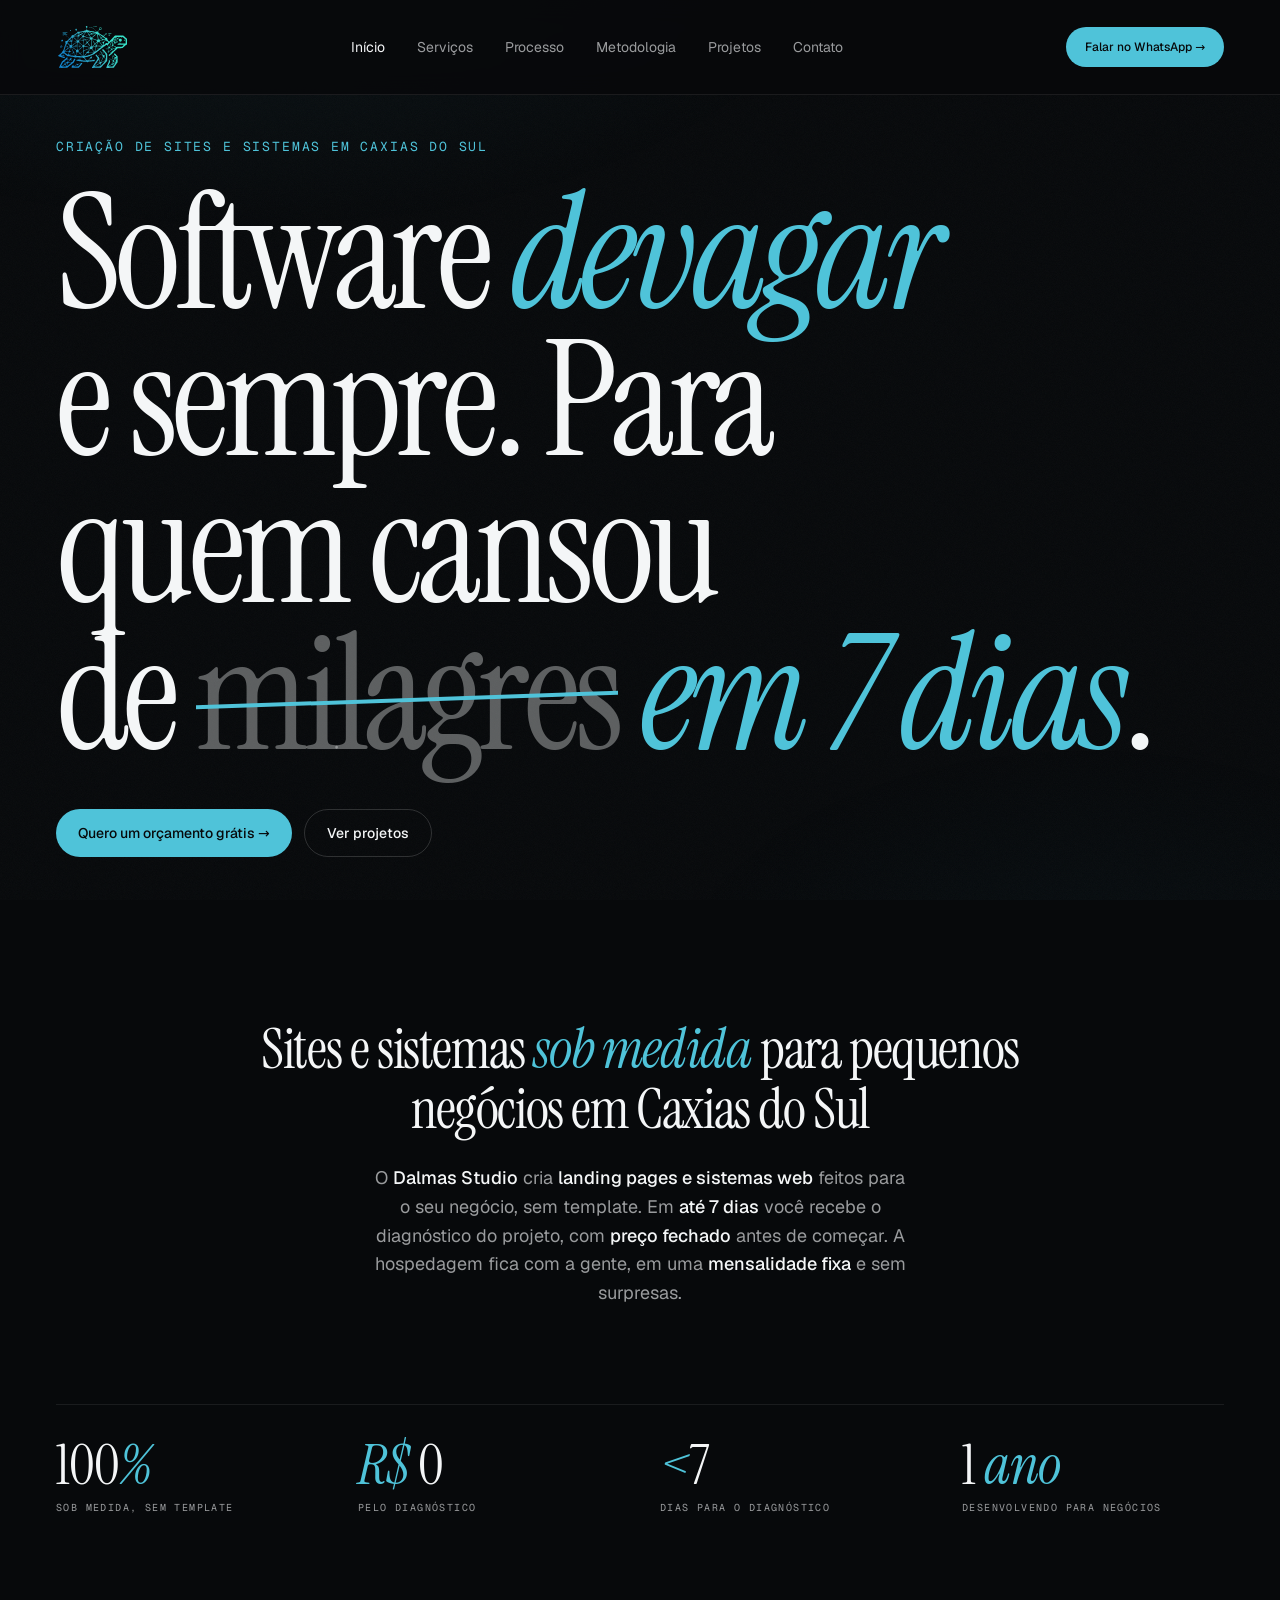
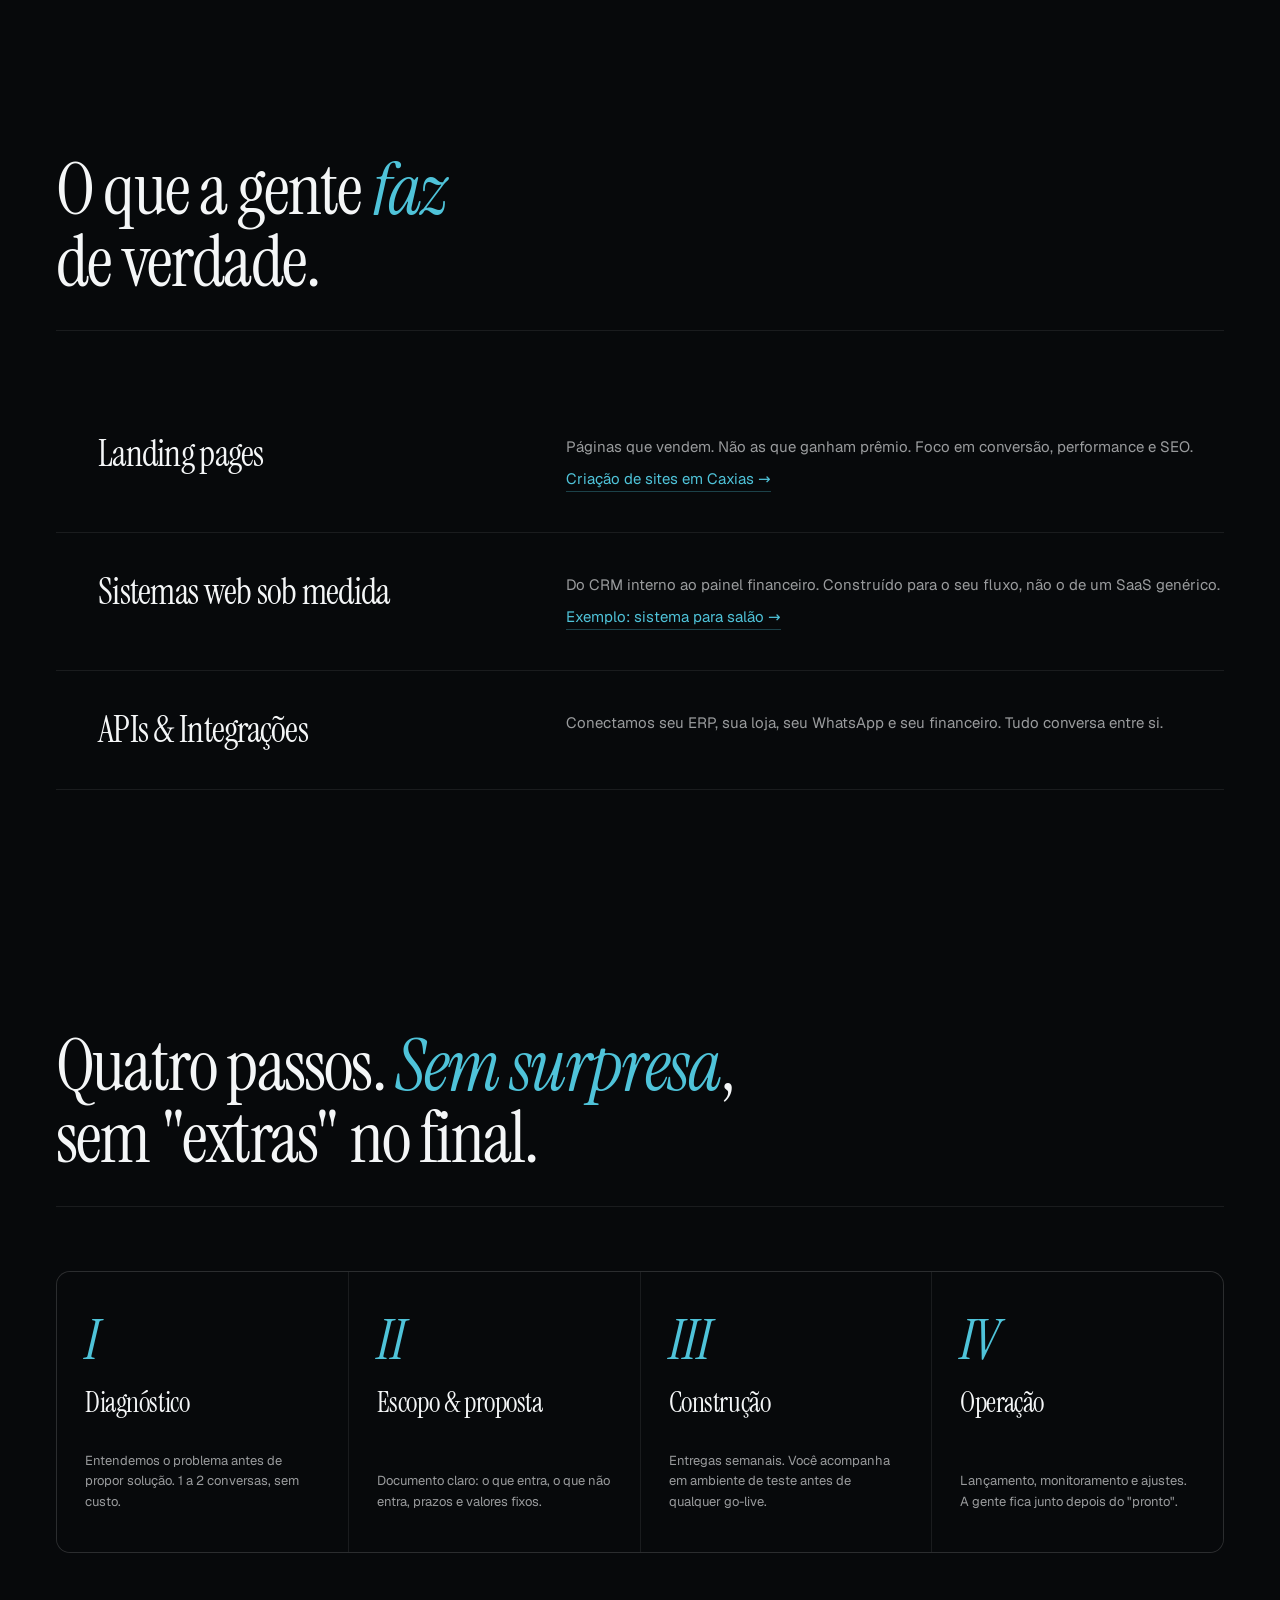
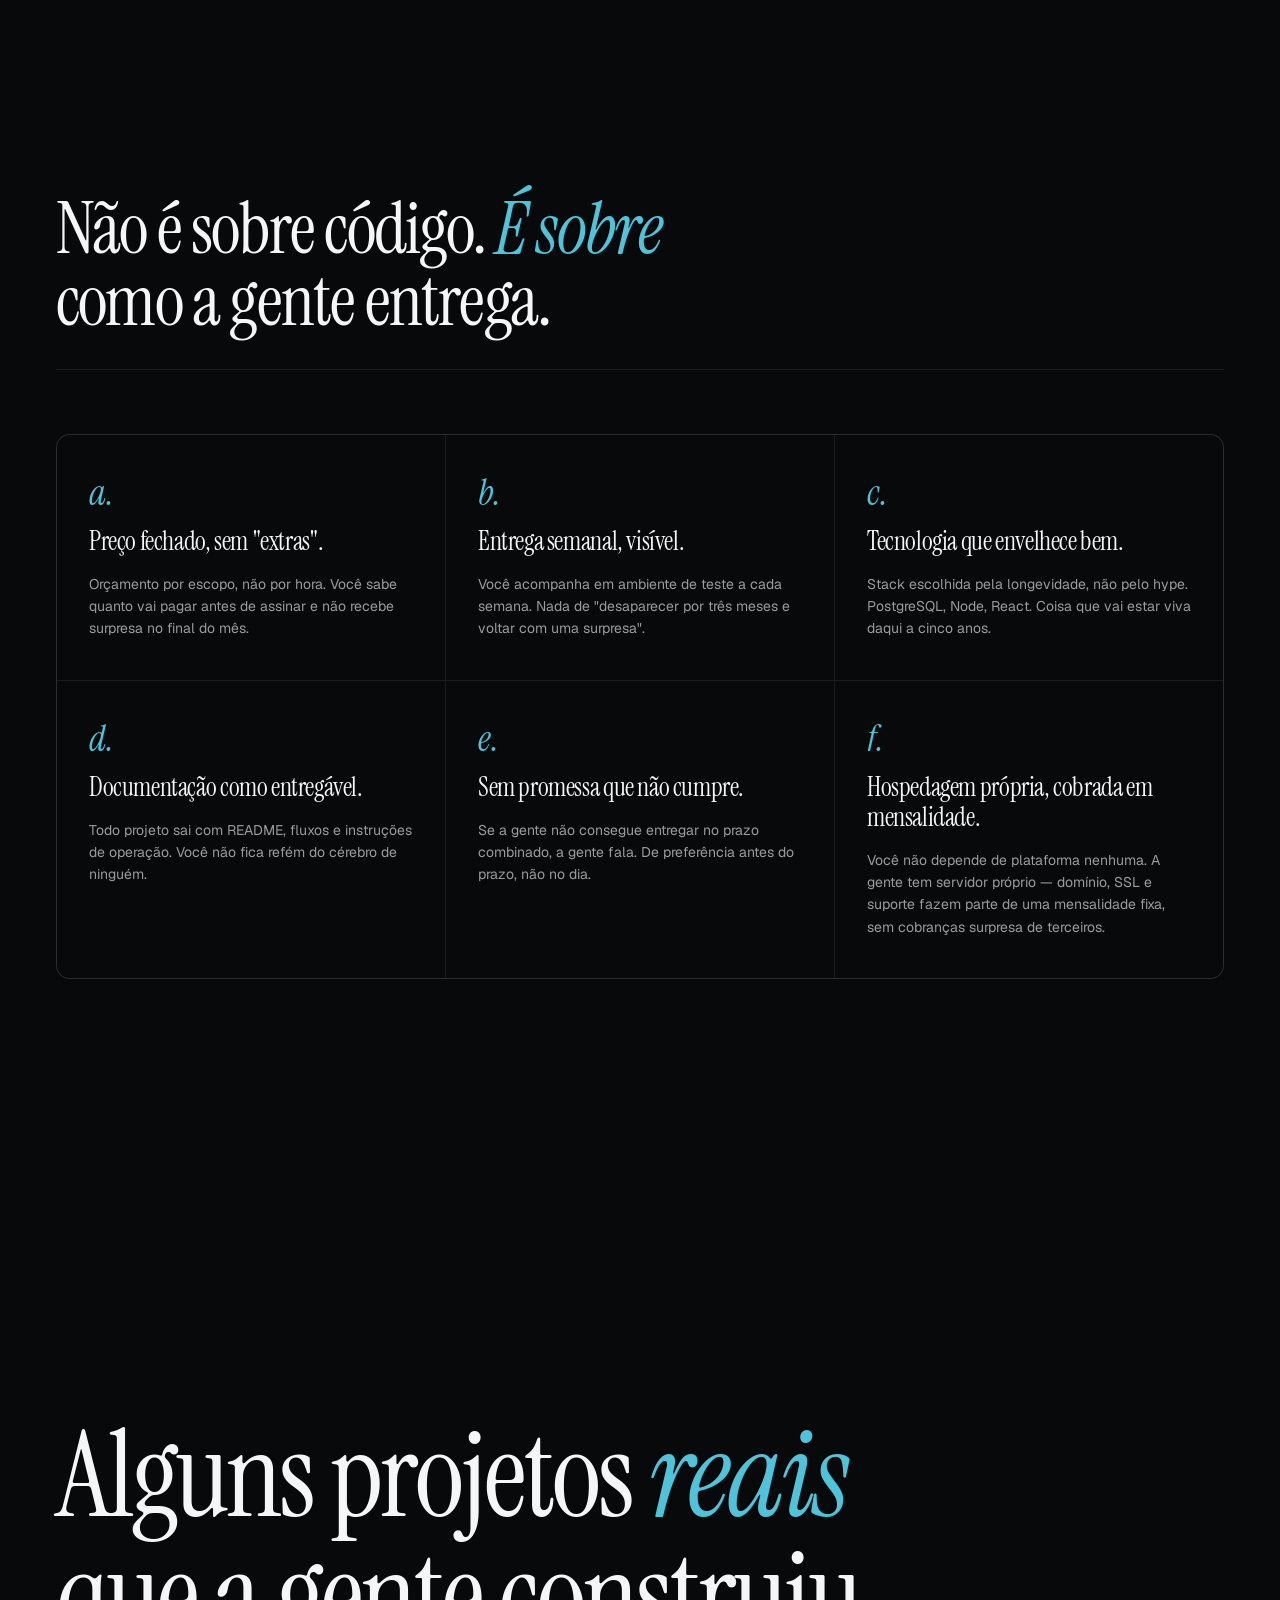
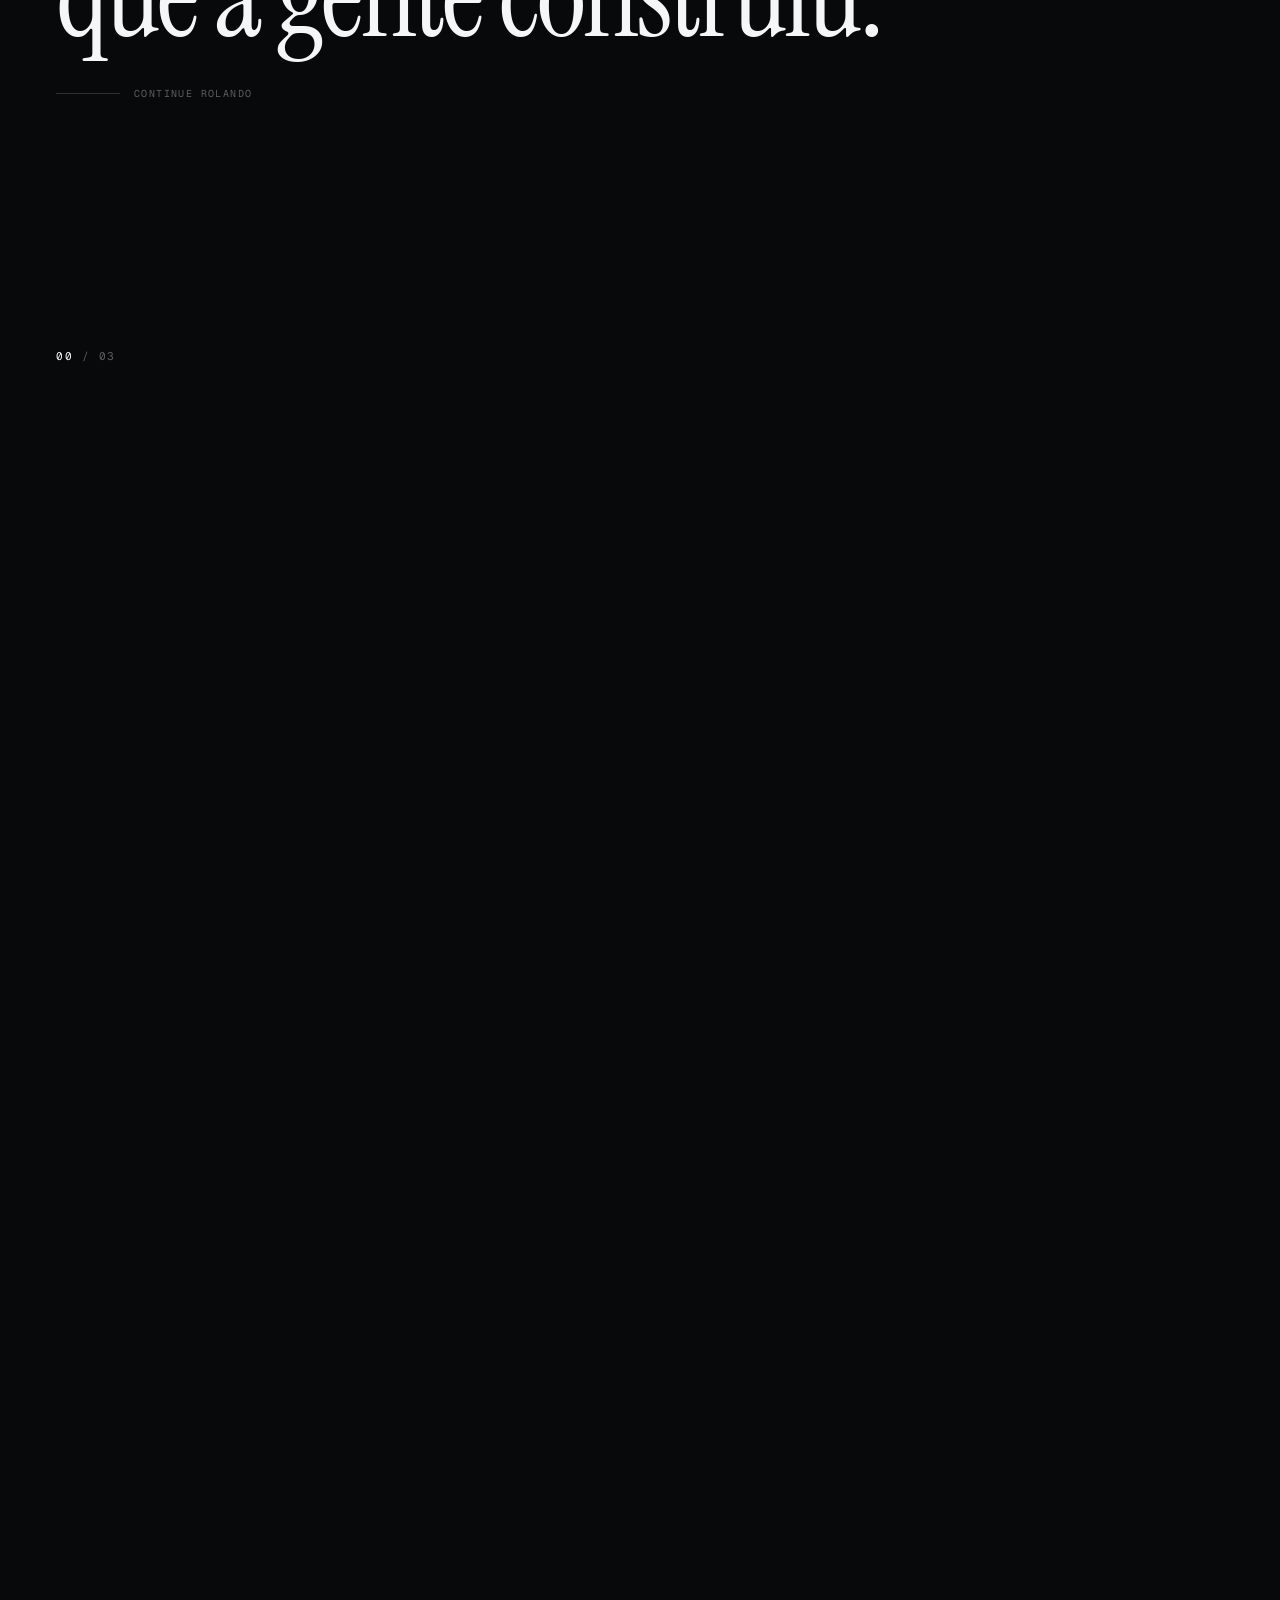
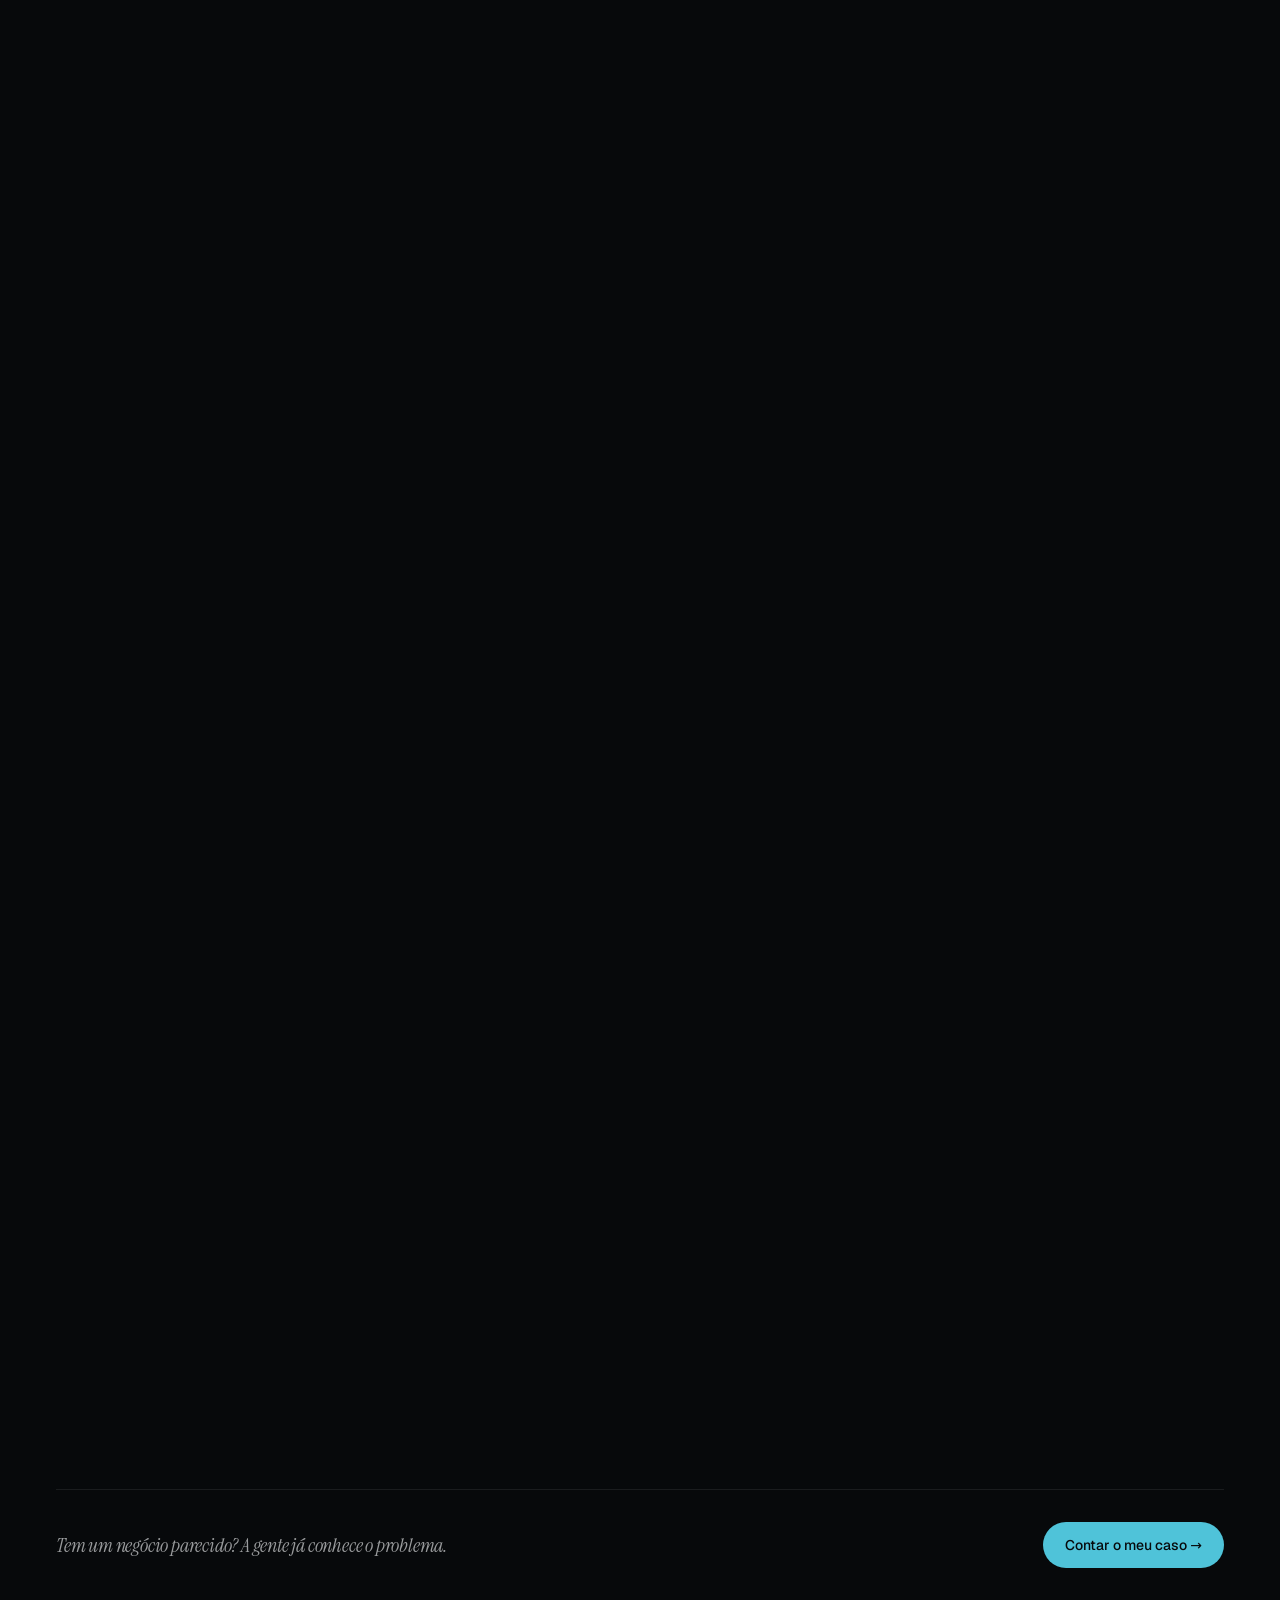
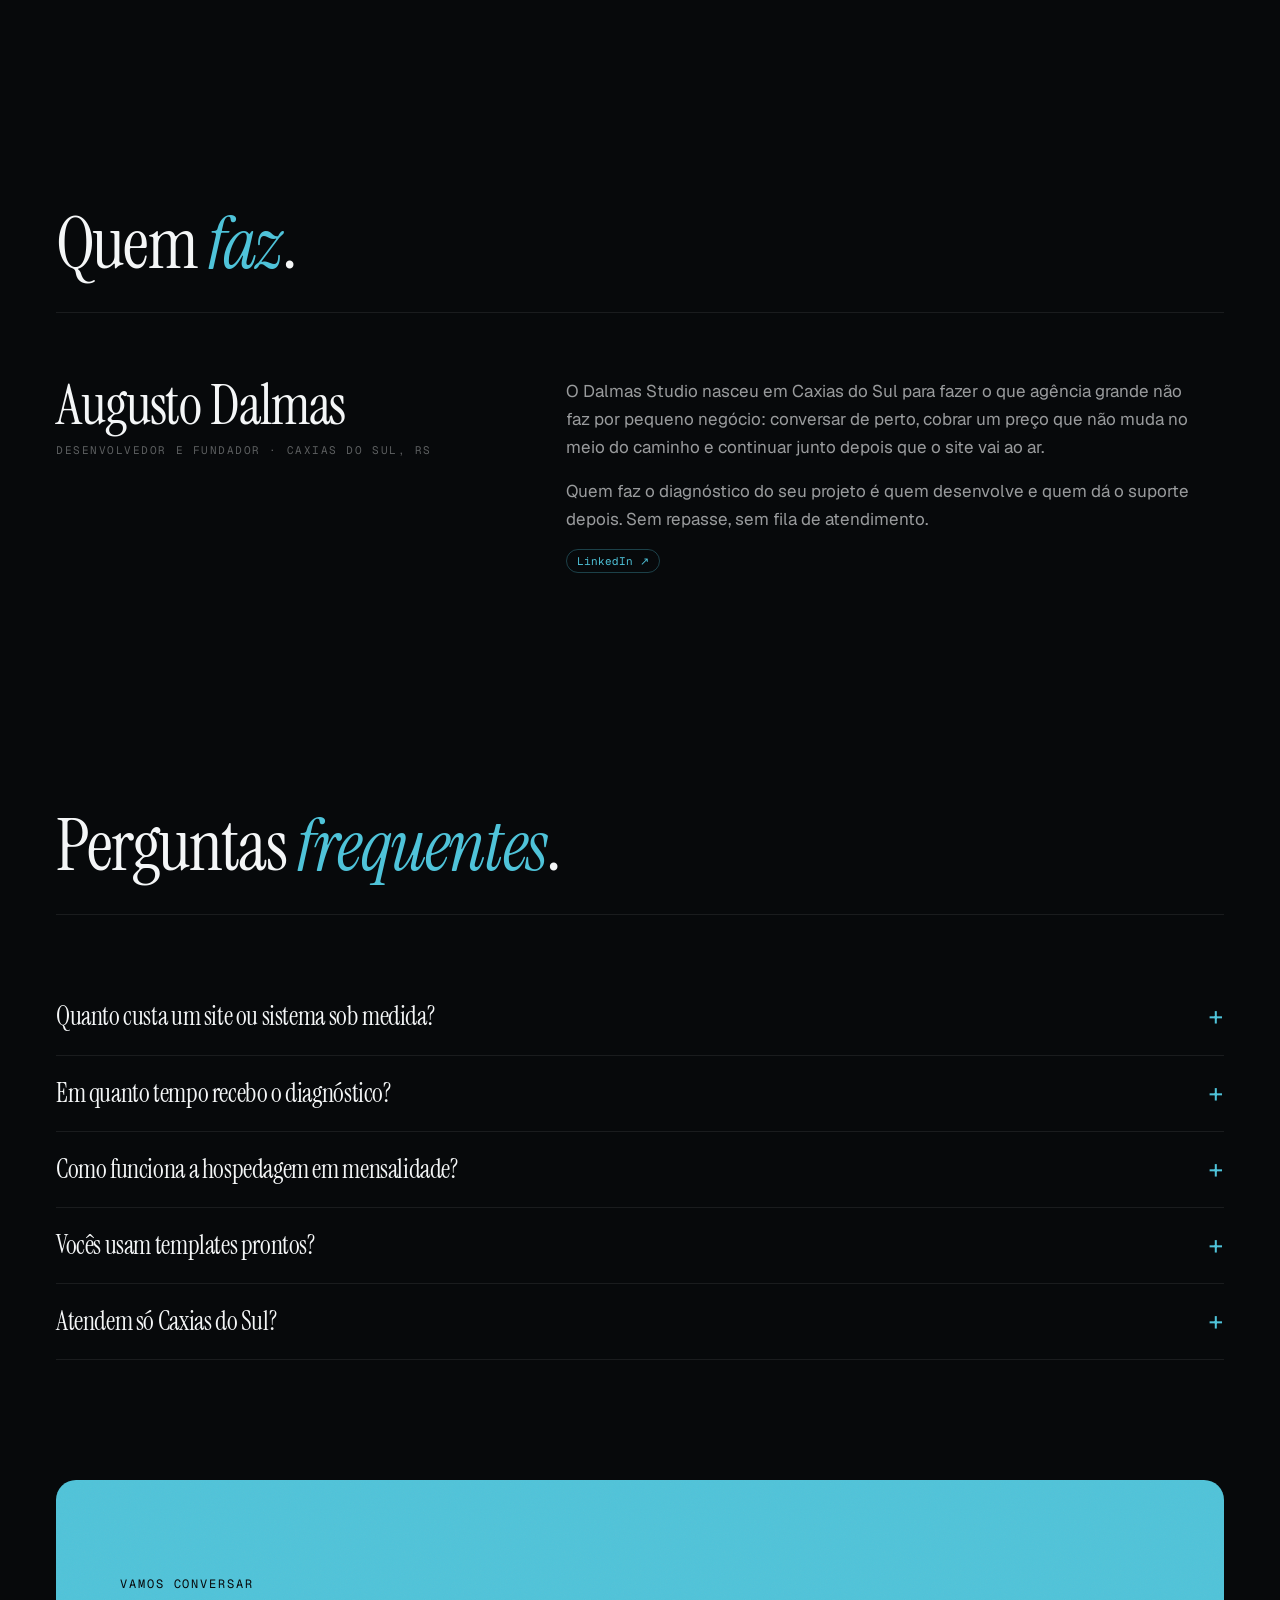
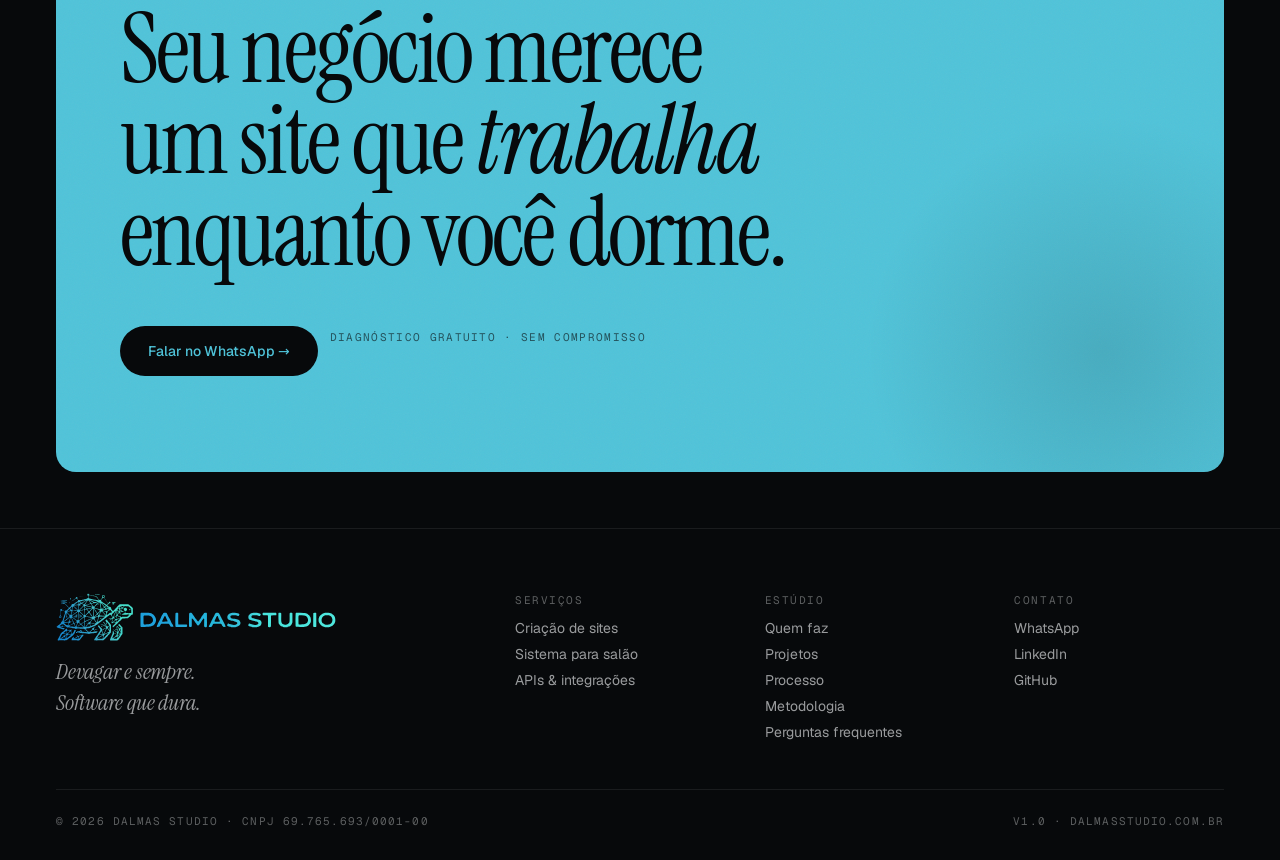
<file: index.html>
<!DOCTYPE html>
<html lang="pt-BR">

<head>
  <meta charset="UTF-8">
  <meta name="viewport" content="width=device-width, initial-scale=1.0">
  <title>Criação de Sites e Sistemas em Caxias do Sul | Dalmas Studio</title>
  <meta name="description"
    content="Sites, landing pages e sistemas sob medida para pequenos negócios em Caxias do Sul. Preço fixo, hospedagem com mensalidade fixa e diagnóstico em até 7 dias.">
  <meta name="author" content="Dalmas Studio">
  <meta name="robots" content="index, follow">
  <link rel="canonical" href="https://dalmasstudio.com.br/">

  <!-- Open Graph -->
  <meta property="og:type" content="website">
  <meta property="og:url" content="https://dalmasstudio.com.br/">
  <meta property="og:title" content="Criação de Sites e Sistemas em Caxias do Sul | Dalmas Studio">
  <meta property="og:description"
    content="Sites, landing pages e sistemas sob medida para o seu negócio. Preço fechado, hospedagem com mensalidade fixa e diagnóstico em até 7 dias.">
  <meta property="og:image" content="https://dalmasstudio.com.br/public/og-image.png">
  <meta property="og:image:width" content="1200">
  <meta property="og:image:height" content="630">
  <meta property="og:image:alt" content="Dalmas Studio — sites e sistemas sob medida para pequenos negócios">
  <meta property="og:locale" content="pt_BR">
  <meta property="og:site_name" content="Dalmas Studio">

  <!-- Twitter Card -->
  <meta name="twitter:card" content="summary_large_image">
  <meta name="twitter:title" content="Criação de Sites e Sistemas em Caxias do Sul | Dalmas Studio">
  <meta name="twitter:description"
    content="Sites, landing pages e sistemas sob medida para o seu negócio. Preço fechado, hospedagem com mensalidade fixa e diagnóstico em até 7 dias.">
  <meta name="twitter:image" content="https://dalmasstudio.com.br/public/og-image.png">

  <!-- Favicon -->
  <link rel="icon" href="/public/favicon.ico" sizes="any">
  <link rel="icon" type="image/png" sizes="16x16" href="/public/favicon-16.png">
  <link rel="icon" type="image/png" sizes="32x32" href="/public/favicon-32.png">
  <link rel="icon" type="image/png" sizes="48x48" href="/public/favicon-48.png">
  <link rel="icon" type="image/png" sizes="192x192" href="/public/favicon-192.png">
  <link rel="apple-touch-icon" sizes="180x180" href="/public/favicon-180.png">

  <!-- JSON-LD: LocalBusiness -->
  <script type="application/ld+json">
  {
    "@context": "https://schema.org",
    "@type": "ProfessionalService",
    "@id": "https://dalmasstudio.com.br/#empresa",
    "name": "Dalmas Studio",
    "founder": {
      "@type": "Person",
      "name": "Augusto Dalmas",
      "jobTitle": "Desenvolvedor e fundador",
      "sameAs": ["https://www.linkedin.com/in/augustordalmas/", "https://github.com/Augustodalmas"]
    },
    "taxID": "69.765.693/0001-00",
    "url": "https://dalmasstudio.com.br",
    "logo": "https://dalmasstudio.com.br/public/dalmas-studio-logo-completo-2000px.png",
    "image": "https://dalmasstudio.com.br/public/dalmas-studio-logo-completo-2000px.png",
    "description": "Estúdio de desenvolvimento web especializado em landing pages e sistemas sob medida para pequenos negócios. Hospedagem com mensalidade fixa, preço fechado.",
    "telephone": "+55-54-98409-6156",
    "address": {
      "@type": "PostalAddress",
      "addressLocality": "Caxias do Sul",
      "addressRegion": "RS",
      "addressCountry": "BR"
    },
    "geo": {
      "@type": "GeoCoordinates",
      "latitude": -29.1678,
      "longitude": -51.1794
    },
    "areaServed": [
      { "@type": "City", "name": "Caxias do Sul" },
      { "@type": "AdministrativeArea", "name": "Rio Grande do Sul" }
    ],
    "serviceType": ["Criação de sites", "Landing Page", "Sistema Web", "API e Integrações"],
    "contactPoint": {
      "@type": "ContactPoint",
      "telephone": "+55-54-98409-6156",
      "contactType": "sales",
      "availableLanguage": "Portuguese"
    },
    "sameAs": [
      "https://www.linkedin.com/in/augustordalmas/",
      "https://github.com/Augustodalmas"
    ]
  }
  </script>

  <!-- JSON-LD: FAQPage -->
  <script type="application/ld+json">
  {
    "@context": "https://schema.org",
    "@type": "FAQPage",
    "mainEntity": [
      {
        "@type": "Question",
        "name": "Quanto custa um site ou sistema sob medida?",
        "acceptedAnswer": {
          "@type": "Answer",
          "text": "O orçamento é feito por escopo, não por hora. Depois do diagnóstico gratuito você recebe um documento com o que entra, o que não entra, prazos e valores fixos, sem extras no final."
        }
      },
      {
        "@type": "Question",
        "name": "Em quanto tempo recebo o diagnóstico?",
        "acceptedAnswer": {
          "@type": "Answer",
          "text": "O diagnóstico do seu projeto sai em até 7 dias. Depois dele você recebe a proposta com escopo, prazos e valores fixos, e o desenvolvimento segue com entregas semanais em ambiente de teste, antes de qualquer lançamento."
        }
      },
      {
        "@type": "Question",
        "name": "Como funciona a hospedagem em mensalidade?",
        "acceptedAnswer": {
          "@type": "Answer",
          "text": "A hospedagem é própria, em servidor do Dalmas Studio. Domínio, SSL e suporte fazem parte de uma mensalidade fixa, sem cobranças surpresa de terceiros e sem depender de plataforma nenhuma."
        }
      },
      {
        "@type": "Question",
        "name": "Vocês usam templates prontos?",
        "acceptedAnswer": {
          "@type": "Answer",
          "text": "Não. Todo projeto é feito sob medida, com tecnologias duradouras, e sai com documentação (fluxos e instruções de operação)."
        }
      },
      {
        "@type": "Question",
        "name": "Atendem só Caxias do Sul?",
        "acceptedAnswer": {
          "@type": "Answer",
          "text": "O estúdio fica em Caxias do Sul, RS, mas atendemos pequenos negócios de qualquer lugar do Brasil, com reuniões online e atendimento por WhatsApp."
        }
      }
    ]
  }
  </script>

  <link rel="preload" href="/public/fonts/geist.woff2" as="font" type="font/woff2" crossorigin>
  <link rel="preload" href="/public/fonts/instrument-serif.woff2" as="font" type="font/woff2" crossorigin>

  <style>
    /* ─── Fontes (auto-hospedadas) ─── */
    @font-face {
      font-family: 'Geist';
      font-weight: 300 700;
      font-display: swap;
      src: url('/public/fonts/geist.woff2') format('woff2');
    }

    @font-face {
      font-family: 'Geist Mono';
      font-weight: 400 500;
      font-display: swap;
      src: url('/public/fonts/geist-mono.woff2') format('woff2');
    }

    @font-face {
      font-family: 'Instrument Serif';
      font-style: normal;
      font-weight: 400;
      font-display: swap;
      src: url('/public/fonts/instrument-serif.woff2') format('woff2');
    }

    @font-face {
      font-family: 'Instrument Serif';
      font-style: italic;
      font-weight: 400;
      font-display: swap;
      src: url('/public/fonts/instrument-serif-italic.woff2') format('woff2');
    }

    /* ─── Tokens ─── */
    :root {
      --shell: #4FC3D9;
      --shell-deep: #1E6B85;
      --shell-glow: rgba(79, 195, 217, 0.18);
      --ink: #f4f6f7;
      --ink-dim: rgba(244, 246, 247, 0.62);
      --ink-faint: rgba(244, 246, 247, 0.36);
      --bg: #07090b;
      --surface: #11161b;
      --line: rgba(244, 246, 247, 0.08);
      --line-strong: rgba(244, 246, 247, 0.16);
      --font-display: 'Instrument Serif', 'Times New Roman', serif;
      --font-sans: 'Geist', system-ui, sans-serif;
      --font-mono: 'Geist Mono', ui-monospace, monospace;
      --r-2: 8px;
      --r-3: 14px;
      --r-4: 20px;
      --r-pill: 999px;
      /* altura da nav (sticky): o hero e a seção Projetos descontam ela da tela */
      --nav-h: 72px;
    }

    @media (min-width: 768px) {
      :root {
        --nav-h: 88px;
      }
    }

    @media (min-width: 1024px) {
      :root {
        --nav-h: 96px;
      }
    }

    /* ─── Reset ─── */
    *,
    *::before,
    *::after {
      box-sizing: border-box;
    }

    html,
    body {
      margin: 0;
      padding: 0;
    }

    body {
      font-family: var(--font-sans);
      background: var(--bg);
      color: var(--ink);
      -webkit-font-smoothing: antialiased;
      text-rendering: optimizeLegibility;
    }

    a {
      color: inherit;
      text-decoration: none;
      cursor: pointer;
    }

    img {
      display: block;
      max-width: 100%;
    }

    button {
      font: inherit;
      cursor: pointer;
      border: none;
      background: none;
      color: inherit;
    }

    /* ─── Buttons ─── */
    .btn {
      display: inline-flex;
      align-items: center;
      gap: 10px;
      padding: 14px 22px;
      border-radius: var(--r-pill);
      font-size: 14px;
      font-weight: 500;
      transition: all 160ms ease;
      white-space: nowrap;
      cursor: pointer;
    }

    .btn-primary {
      background: var(--shell);
      color: #07090b;
    }

    .btn-primary:hover {
      background: #6FE5FF;
      transform: translateY(-1px);
    }

    .btn-ghost {
      color: var(--ink);
      border: 1px solid var(--line-strong);
    }

    .btn-ghost:hover {
      border-color: var(--shell);
      color: var(--shell);
    }

    /* ─── Nav ─── */
    .nav {
      display: flex;
      justify-content: space-between;
      align-items: center;
      padding: 16px 20px;
      position: sticky;
      top: 0;
      z-index: 50;
      background: color-mix(in srgb, var(--bg) 88%, transparent);
      backdrop-filter: blur(12px);
      border-bottom: 1px solid var(--line);
    }

    .nav-brand img {
      height: 38px;
      width: auto;
      object-fit: contain;
    }

    .nav-links {
      display: none;
    }

    .nav-cta {
      font-size: 11px;
      padding: 9px 14px;
    }

    @media (min-width: 768px) {
      .nav {
        padding: 20px 40px;
      }

      .nav-brand img {
        height: 46px;
      }

      .nav-links {
        gap: 24px;
        font-size: 13px;
        color: var(--ink-dim);
      }

      .nav-links a:hover,
      .nav-links a.active {
        color: var(--ink);
      }

      .nav-cta {
        font-size: 12px;
        padding: 12px 19px;
      }
    }

    /* Abaixo de 900px os links não cabem ao lado do logo e do botão */
    @media (min-width: 900px) {
      .nav-links {
        display: flex;
      }
    }

    @media (min-width: 1024px) {
      /* Conteúdo alinhado à coluna de 1400px das seções; fundo continua de ponta a ponta */
      .nav {
        padding: 24px max(56px, calc((100% - 1400px) / 2 + 56px));
      }

      .nav-brand img {
        height: 46px;
      }

      .nav-links {
        gap: 32px;
        font-size: 14px;
      }
    }

    /* ─── Menu do celular (abaixo de 900px, public/js/menu.js) ───
       O botão só aparece com JS (html.has-menu). O painel fica fora da .nav porque o
       backdrop-filter dela prenderia o position: fixed dentro do navbar. */
    .nav-toggle {
      display: none;
      position: relative;
      flex: none;
      width: 40px;
      height: 40px;
      margin-left: 10px;
      border-radius: 50%;
      border: 1px solid var(--line-strong);
      transition: border-color 200ms ease;
    }

    .has-menu .nav-toggle {
      display: block;
    }

    /* empurra botão do WhatsApp + menu para a direita */
    .has-menu .nav-cta {
      margin-left: auto;
    }

    .nav-toggle span {
      position: absolute;
      left: 50%;
      top: 50%;
      width: 16px;
      height: 1.5px;
      margin: -0.75px 0 0 -8px;
      border-radius: 1px;
      background: var(--ink);
      transition: transform 400ms cubic-bezier(0.22, 1, 0.36, 1);
    }

    .nav-toggle span:first-child {
      transform: translateY(-3px);
    }

    .nav-toggle span:last-child {
      transform: translateY(3px);
    }

    .menu-open .nav-toggle {
      border-color: var(--shell);
    }

    .menu-open .nav-toggle span:first-child {
      transform: rotate(45deg);
    }

    .menu-open .nav-toggle span:last-child {
      transform: rotate(-45deg);
    }

    html.menu-open {
      overflow: hidden;
    }

    .menu-mobile {
      position: fixed;
      inset: 0;
      z-index: 45;
      display: flex;
      flex-direction: column;
      justify-content: space-between;
      padding: 104px 20px 32px;
      overflow-y: auto;
      background: color-mix(in srgb, var(--bg) 94%, transparent);
      backdrop-filter: blur(16px);
      opacity: 0;
      visibility: hidden;
      transition: opacity 300ms ease, visibility 0s linear 300ms;
    }

    .menu-open .menu-mobile {
      opacity: 1;
      visibility: visible;
      transition: opacity 300ms ease;
    }

    .menu-mobile nav {
      display: flex;
      flex-direction: column;
    }

    .menu-mobile nav a {
      display: flex;
      align-items: baseline;
      gap: 16px;
      padding: 10px 0;
      border-bottom: 1px solid var(--line);
      font-family: var(--font-display);
      font-size: clamp(36px, 10vw, 56px);
      line-height: 1.1;
      letter-spacing: -0.02em;
      opacity: 0;
      transform: translateY(24px);
      transition: opacity 400ms ease, transform 600ms cubic-bezier(0.22, 1, 0.36, 1), color 200ms ease;
    }

    /* links entram em sequência (--i vem do menu.js) */
    .menu-open .menu-mobile nav a {
      opacity: 1;
      transform: none;
      transition-delay: calc(var(--i) * 50ms + 80ms);
    }

    .menu-mobile nav a:hover {
      color: var(--shell);
    }

    .menu-mobile nav a span {
      font-family: var(--font-mono);
      font-size: 11px;
      letter-spacing: 0.14em;
      color: var(--ink-faint);
    }

    .menu-tag {
      margin: 32px 0 0;
      font-family: var(--font-display);
      font-style: italic;
      font-size: 20px;
      color: var(--ink-dim);
    }

    @media (min-width: 768px) {
      .nav-toggle {
        width: 46px;
        height: 46px;
      }

      .menu-mobile {
        padding: 120px 40px 40px;
      }
    }

    @media (min-width: 900px) {
      .has-menu .nav-toggle,
      .menu-mobile {
        display: none;
      }

      .has-menu .nav-cta {
        margin-left: 0;
      }
    }

    @media (prefers-reduced-motion: reduce) {
      .nav-toggle span,
      .menu-mobile,
      .menu-mobile nav a {
        transition: none;
      }
    }

    /* ─── Hero ─── */
    .hero {
      padding: 72px 20px 64px;
      max-width: 1400px;
      margin: 0 auto;
    }

    /* H1 da página (palavra-chave para o Google); o slogan grande abaixo é um <p> */
    .hero h1 {
      font-family: var(--font-mono);
      font-size: 11px;
      font-weight: 400;
      line-height: 1.5;
      letter-spacing: 0.14em;
      text-transform: uppercase;
      color: var(--shell);
      margin: 0 0 20px;
    }

    @media (min-width: 768px) {
      .hero h1 {
        font-size: 13px;
        margin-bottom: 24px;
      }
    }

    .hero-title {
      font-family: var(--font-display);
      font-size: clamp(48px, 12vw, 144px);
      line-height: 0.92;
      letter-spacing: -0.035em;
      margin: 0;
      font-weight: 400;
    }

    .hero-title em {
      font-style: italic;
      color: var(--shell);
    }

    .hero .strike {
      position: relative;
      display: inline-block;
      color: var(--ink-faint);
    }

    .hero .strike::after {
      content: '';
      position: absolute;
      left: 0;
      right: 0;
      top: 52%;
      height: 3px;
      background: var(--shell);
      transform: skewY(-2deg);
    }

    .hero-actions {
      margin-top: 32px;
      display: flex;
      flex-direction: column;
      gap: 10px;
    }

    .hero-actions .btn {
      justify-content: center;
    }

    /* Hero ocupa 100% da primeira dobra (viewport − nav) em qualquer largura: a apresentação
       só aparece ao rolar. Em tela baixa (celular deitado) fica no fluxo normal. */
    @media (min-height: 560px) {
      .hero {
        min-height: calc(100vh - var(--nav-h));
        min-height: calc(100svh - var(--nav-h));
        display: flex;
        flex-direction: column;
        justify-content: center;
      }
    }

    /* Celular em pé: título em 7 linhas curtas com a fonte crescendo até preencher a tela,
       como no desktop. 40px = padding lateral; 3.25 = linha mais larga ("Para quem") em em;
       232px = padding 2×24 + botões ~130 + H1 pequeno ~54 (até 2 linhas); 6.5 ≈ 7 linhas × line-height .92 */
    @media (max-width: 767px) and (min-height: 560px) {
      .hero {
        padding-top: 24px;
        padding-bottom: 24px;
      }

      .hero-title {
        font-size: min(calc((100vw - 40px) / 3.25), calc((100vh - var(--nav-h) - 232px) / 6.5));
        font-size: min(calc((100vw - 40px) / 3.25), calc((100svh - var(--nav-h) - 232px) / 6.5));
      }

      .hero .br-d {
        display: none;
      }

      .hero .strike::after {
        height: 4px;
      }

      /* "Ver projetos" vira um link discreto: o botão principal fica sozinho */
      .hero-actions .btn-ghost {
        align-self: center;
        border-color: transparent;
        padding: 14px 16px;
        font-family: var(--font-mono);
        font-size: 11px;
        letter-spacing: 0.14em;
        text-transform: uppercase;
        color: var(--ink-dim);
      }

      .hero-actions .btn-ghost::after {
        content: '↓';
        content: '↓' / '';
      }
    }

    /* fora do celular em pé, as quebras do celular não existem */
    @media (min-width: 768px), (max-height: 559px) {
      .hero .br-m {
        display: none;
      }
    }

    /* ─── Apresentação (texto que saiu do hero) ─── */
    .intro {
      padding-top: 0;
    }

    .hero-sub {
      font-size: 16px;
      line-height: 1.6;
      color: var(--ink-dim);
      margin: 0;
    }

    .intro-title {
      font-family: var(--font-display);
      font-size: clamp(28px, 4.5vw, 56px);
      line-height: 1.08;
      letter-spacing: -0.025em;
      font-weight: 400;
      text-align: center;
      max-width: 900px;
      margin: 0 auto 24px;
    }

    .intro-title em {
      font-style: italic;
      color: var(--shell);
    }

    .intro .hero-sub {
      margin: 0 auto;
      text-align: center;
    }

    .hero-sub strong {
      color: var(--ink);
      font-weight: 500;
    }

    .hero-meta {
      margin-top: 56px;
      display: grid;
      grid-template-columns: repeat(2, 1fr);
      gap: 24px;
      padding-top: 24px;
      border-top: 1px solid var(--line);
    }

    .hero-meta .item .num {
      font-family: var(--font-display);
      font-size: 44px;
      letter-spacing: -0.02em;
      line-height: 1;
    }

    .hero-meta .item .num span {
      color: var(--shell);
      font-style: italic;
    }

    .hero-meta .item .lbl {
      font-family: var(--font-mono);
      font-size: 10px;
      letter-spacing: 0.14em;
      text-transform: uppercase;
      color: var(--ink-dim);
      margin-top: 8px;
    }

    @media (min-width: 640px) {
      .hero-actions {
        flex-direction: row;
      }

      .hero-actions .btn {
        justify-content: flex-start;
      }
    }

    @media (min-width: 768px) {
      .hero {
        padding: 96px 40px 80px;
      }

      .hero-sub {
        font-size: 17px;
        max-width: 540px;
      }

      .hero-meta {
        grid-template-columns: repeat(4, 1fr);
        gap: 32px;
      }

      .hero-meta .item .num {
        font-size: 52px;
      }
    }

    @media (min-width: 1024px) {
      .hero {
        padding: 120px 56px 96px;
      }

      .hero-sub {
        font-size: 18px;
      }

      .hero-actions {
        margin-top: 40px;
        gap: 12px;
      }

      .hero-meta {
        margin-top: 96px;
        gap: 40px;
        padding-top: 32px;
      }

      .hero-meta .item .num {
        font-size: 56px;
      }

      .hero .strike::after {
        height: 4px;
      }
    }

    /* Desktop: o título cresce até preencher a primeira dobra.
       312px = nav 96 + padding 2×40 + botões ~92 + H1 pequeno ~44; 3.68 = 4 linhas × line-height .92
       182px = 13% de 1400 (largura máx. do hero): acima disso o título quebra em mais de 4 linhas */
    @media (min-width: 1024px) and (min-height: 560px) {
      .hero {
        padding-top: 40px;
        padding-bottom: 40px;
      }

      .hero-title {
        font-size: clamp(48px, min(13vw, calc((100vh - 312px) / 3.68)), 182px);
        font-size: clamp(48px, min(13vw, calc((100svh - 312px) / 3.68)), 182px);
      }

      .hero-actions {
        margin-top: 40px;
      }
    }

    /* ─── Sections ─── */
    .section {
      padding: 64px 20px;
      max-width: 1400px;
      margin: 0 auto;
    }

    .sec-head {
      margin-bottom: 40px;
      padding-bottom: 24px;
      border-bottom: 1px solid var(--line);
    }

    .sec-title {
      font-family: var(--font-display);
      font-size: clamp(32px, 7vw, 72px);
      letter-spacing: -0.025em;
      line-height: 1.05;
      margin: 0;
      font-weight: 400;
    }

    .sec-title em {
      font-style: italic;
      color: var(--shell);
    }

    @media (min-width: 768px) {
      .section {
        padding: 96px 40px;
      }

      .sec-head {
        margin-bottom: 56px;
        padding-bottom: 28px;
      }
    }

    @media (min-width: 1024px) {
      .section {
        padding: 120px 56px;
      }

      .sec-head {
        margin-bottom: 64px;
        padding-bottom: 32px;
      }

      .sec-title {
        line-height: 1;
      }
    }

    /* ─── Services ─── */
    .svc {
      display: flex;
      flex-direction: column;
      gap: 16px;
      padding: 28px 0;
      border-bottom: 1px solid var(--line);
      transition: padding 200ms ease;
    }

    .svc:hover .svc-arrow {
      opacity: 1;
      transform: translateX(0);
      color: var(--shell);
    }

    .svc-title-wrap {
      display: flex;
      align-items: flex-start;
      gap: 0;
    }

    .svc-arrow {
      display: inline-block;
      opacity: 0;
      transform: translateX(-8px);
      transition: all 200ms ease;
      font-family: var(--font-display);
      font-size: 28px;
      margin-right: 10px;
      line-height: 1.05;
    }

    .svc-title {
      font-family: var(--font-display);
      font-size: 28px;
      letter-spacing: -0.02em;
      line-height: 1.05;
      margin: 0;
      font-weight: 400;
    }

    .svc-desc {
      font-size: 14px;
      line-height: 1.6;
      color: var(--ink-dim);
      margin: 0;
    }

    .svc-tags {
      display: flex;
      flex-wrap: wrap;
      gap: 6px;
    }

    .svc-tag {
      font-family: var(--font-mono);
      font-size: 11px;
      padding: 4px 10px;
      border: 1px solid var(--line-strong);
      border-radius: var(--r-pill);
      color: var(--ink-dim);
    }

    @media (min-width: 768px) {
      .svc {
        display: grid;
        grid-template-columns: 1fr 1.4fr;
        gap: 24px 40px;
        padding: 36px 0;
        align-items: start;
      }

      .svc-tags {
        grid-column: 1 / -1;
      }

      .svc-title {
        font-size: 32px;
      }
    }

    @media (min-width: 1024px) {
      .svc {
        grid-template-columns: 1fr 1.4fr;
        gap: 40px;
        padding: 40px 0;
      }

      .svc:hover {
        padding-left: 16px;
      }

      .svc-tags {
        grid-column: auto;
        justify-content: flex-end;
      }

      .svc-title {
        font-size: 36px;
      }

      .svc-arrow {
        font-size: 32px;
      }

      .svc-desc {
        font-size: 15px;
      }
    }

    /* ─── Process ─── */
    .process {
      display: grid;
      grid-template-columns: 1fr;
      gap: 1px;
      background: var(--line);
      border: 1px solid var(--line);
      border-radius: var(--r-3);
      overflow: hidden;
    }

    .step {
      background: var(--bg);
      padding: 28px 24px;
      display: flex;
      flex-direction: column;
      gap: 16px;
      min-height: 200px;
    }

    .step-num {
      font-family: var(--font-display);
      font-style: italic;
      font-size: 44px;
      line-height: 1;
      color: var(--shell);
    }

    .step-label {
      font-family: var(--font-display);
      font-size: 24px;
      letter-spacing: -0.015em;
    }

    .step-detail {
      font-size: 13px;
      line-height: 1.55;
      color: var(--ink-dim);
      margin-top: auto;
    }

    @media (min-width: 640px) {
      .process {
        grid-template-columns: repeat(2, 1fr);
      }
    }

    @media (min-width: 1024px) {
      .process {
        grid-template-columns: repeat(4, 1fr);
      }

      .step {
        padding: 40px 28px;
        min-height: 280px;
      }

      .step-num {
        font-size: 56px;
      }

      .step-label {
        font-size: 28px;
      }
    }

    /* ─── Principles ─── */
    .principles {
      display: grid;
      grid-template-columns: 1fr;
      gap: 1px;
      background: var(--line);
      border: 1px solid var(--line);
      border-radius: var(--r-3);
      overflow: hidden;
    }

    .prin {
      background: var(--bg);
      padding: 32px 28px;
      display: flex;
      flex-direction: column;
      gap: 14px;
      transition: background 200ms ease;
      grid-column: span 1;
    }

    .prin:hover {
      background: var(--surface);
    }

    .prin-num {
      font-family: var(--font-display);
      font-style: italic;
      font-size: 32px;
      color: var(--shell);
      line-height: 1;
    }

    .prin-title {
      font-family: var(--font-display);
      font-size: 22px;
      letter-spacing: -0.015em;
      line-height: 1.15;
      margin: 0;
      font-weight: 400;
    }

    .prin-desc {
      font-size: 14px;
      line-height: 1.6;
      color: var(--ink-dim);
      margin: 0;
    }

    @media (min-width: 768px) {
      .principles {
        grid-template-columns: repeat(2, 1fr);
      }

      .prin-last {
        grid-column: span 2;
      }
    }

    @media (min-width: 1024px) {
      .principles {
        grid-template-columns: repeat(3, 1fr);
      }

      .prin-last {
        grid-column: span 2;
      }

      .prin {
        padding: 40px 32px;
        gap: 16px;
      }

      .prin-num {
        font-size: 36px;
      }

      .prin-title {
        font-size: 26px;
      }
    }

    /* ─── Projects: caminho em U ───
       O efeito (public/js/projetos.js) põe .is-u na .pu: a seção fica presa na tela e um
       "mundo" 2×2 anda → ↓ ← (intro → Dauth → Uminum → Trivector), no desktop e no celular.
       Sem JS, com "reduzir movimento" ou com a tela baixa (< 560px), os painéis ficam empilhados. */
    .pu {
      position: relative;
    }

    .pu-world {
      display: flex;
      flex-direction: column;
    }

    .pu-panel {
      position: relative;
      padding: 48px 20px;
    }

    .pu-hint {
      display: none;
      margin-top: 32px;
      align-items: center;
      gap: 14px;
      font-family: var(--font-mono);
      font-size: 10px;
      letter-spacing: 0.14em;
      text-transform: uppercase;
      color: var(--ink-faint);
    }

    .pu-hint i {
      position: relative;
      width: 64px;
      height: 1px;
      background: var(--line-strong);
      overflow: hidden;
    }

    .pu-hint i::after {
      content: '';
      position: absolute;
      top: 0;
      left: -40%;
      width: 40%;
      height: 1px;
      background: var(--shell);
      animation: pu-hint 2.2s cubic-bezier(0.22, 1, 0.36, 1) infinite;
    }

    @keyframes pu-hint {
      to {
        left: 100%;
      }
    }

    .pu-proj {
      display: grid;
      gap: 32px;
      align-items: center;
    }

    /* brilho na cor de cada cliente (--accent no style do painel) */
    .pu-proj::before {
      content: '';
      position: absolute;
      inset: 0;
      pointer-events: none;
      background: radial-gradient(ellipse 50% 55% at 35% 50%, rgba(var(--accent), 0.15) 0%, transparent 70%);
    }

    .pu-visual {
      position: relative;
      perspective: 1800px;
      padding-bottom: 24px;
    }

    .pu-text {
      position: relative;
    }

    .pu-num {
      font-family: var(--font-mono);
      font-size: 11px;
      letter-spacing: 0.14em;
      text-transform: uppercase;
      color: var(--ink-faint);
      margin: 0 0 12px;
    }

    .pu-num b {
      color: rgb(var(--accent));
      font-weight: 400;
    }

    .pu-name {
      font-family: var(--font-display);
      font-weight: 400;
      font-size: clamp(44px, 12vw, 128px);
      line-height: 0.9;
      letter-spacing: -0.04em;
      margin: 0 0 12px;
    }

    .pu-kind {
      font-family: var(--font-display);
      font-style: italic;
      font-size: clamp(20px, 2.4vw, 30px);
      line-height: 1.15;
      color: var(--shell);
      margin: 0 0 16px;
    }

    .pu-desc {
      font-size: 15px;
      line-height: 1.55;
      color: var(--ink-dim);
      margin: 0 0 20px;
      max-width: 440px;
    }

    /* .svc-tags vem da seção Serviços, que alinha à direita no desktop; aqui fica à esquerda */
    .pu-tags {
      list-style: none;
      padding: 0;
      margin: 0 0 20px;
      justify-content: flex-start;
    }

    .pu-text .svc-tag-link {
      display: inline-block;
    }

    /* Mockups: janela de navegador + celular, com o print do site rolando por dentro */
    .mock-browser {
      margin: 0;
      border-radius: var(--r-4);
      background: var(--surface);
      border: 1px solid var(--line-strong);
      overflow: hidden;
      box-shadow: 0 40px 80px -20px rgba(0, 0, 0, 0.7);
    }

    .mock-bar {
      display: flex;
      align-items: center;
      gap: 6px;
      padding: 10px 14px;
      border-bottom: 1px solid var(--line);
    }

    .mock-bar span {
      width: 8px;
      height: 8px;
      border-radius: 50%;
      background: var(--line-strong);
    }

    .mock-bar em {
      margin-left: 10px;
      font-family: var(--font-mono);
      font-style: normal;
      font-size: 10px;
      letter-spacing: 0.04em;
      color: var(--ink-faint);
      padding: 3px 12px;
      border-radius: var(--r-pill);
      background: rgba(255, 255, 255, 0.04);
      white-space: nowrap;
      overflow: hidden;
      text-overflow: ellipsis;
    }

    .mock-screen {
      position: relative;
      aspect-ratio: 16 / 10;
      overflow: hidden;
      background: #fff;
    }

    .mock-screen img {
      width: 100%;
      height: auto;
      will-change: transform;
    }

    .mock-phone {
      margin: 0;
      width: 88px;
      padding: 4px;
      border-radius: 20px;
      background: #0d1115;
      border: 1px solid var(--line-strong);
      box-shadow: 0 30px 60px -12px rgba(0, 0, 0, 0.8);
    }

    .mock-phone .mock-screen {
      aspect-ratio: 9 / 19.5;
      border-radius: 16px;
    }

    .pu-visual .mock-phone {
      position: absolute;
      left: -6px;
      bottom: 0;
    }

    /* contador 01 / 03 (só com o efeito ligado) */
    .pu-hud {
      display: none;
      position: absolute;
      left: 20px;
      bottom: 24px;
      font-family: var(--font-mono);
      font-size: 11px;
      letter-spacing: 0.14em;
      color: var(--ink-faint);
    }

    .pu-hud b {
      color: var(--ink);
      font-weight: 400;
    }

    .section.pu-after {
      padding-top: 0;
    }

    .svc-tag-link {
      border-color: rgba(79, 195, 217, 0.3);
      color: var(--shell);
      transition: background 160ms ease;
    }

    .svc-tag-link:hover {
      background: var(--shell-glow);
    }

    .proj-foot {
      margin-top: 40px;
      padding-top: 32px;
      border-top: 1px solid var(--line);
      display: flex;
      flex-direction: column;
      gap: 16px;
      align-items: flex-start;
    }

    .proj-foot-text {
      font-family: var(--font-display);
      font-style: italic;
      font-size: 20px;
      color: var(--ink-dim);
      margin: 0;
      letter-spacing: -0.01em;
    }

    @media (min-width: 768px) {
      .pu-panel {
        padding: 64px 40px;
      }

      .pu-desc {
        font-size: 16px;
      }

      .mock-phone {
        width: 150px;
        padding: 6px;
        border-radius: 28px;
      }

      .mock-phone .mock-screen {
        border-radius: 22px;
      }

      .pu-visual .mock-phone {
        left: -20px;
      }

      .pu-hud {
        left: 40px;
      }

      .proj-foot {
        flex-direction: row;
        align-items: center;
        justify-content: space-between;
      }
    }

    @media (min-width: 1024px) {
      /* mesma coluna de 1400px da nav e das seções */
      .pu-panel {
        padding: 80px max(56px, calc((100% - 1400px) / 2 + 56px));
      }

      .pu-proj {
        grid-template-columns: 7fr 5fr;
        gap: 72px;
      }

      /* Uminum inverte: texto à esquerda, mockup à direita */
      .pu-proj.is-flip {
        grid-template-columns: 5fr 7fr;
      }

      .pu-proj.is-flip .pu-text {
        order: -1;
      }

      .pu-proj.is-flip::before {
        background: radial-gradient(ellipse 50% 55% at 65% 50%, rgba(var(--accent), 0.15) 0%, transparent 70%);
      }

      .pu-name {
        font-size: clamp(56px, min(9vw, 14vh), 128px);
      }

      .pu-visual {
        padding-bottom: 0;
      }

      .mock-bar {
        padding: 12px 16px;
      }

      .mock-bar em {
        font-size: 11px;
      }

      .mock-phone {
        width: 180px;
      }

      .pu-visual .mock-phone {
        left: -40px;
        bottom: -40px;
      }

      .pu-proj.is-flip .pu-visual .mock-phone {
        left: auto;
        right: -40px;
      }

      .pu-hud {
        left: max(56px, calc((100% - 1400px) / 2 + 56px));
        bottom: 36px;
      }
    }

    /* ─── Projects: efeito ligado (.is-u) ─── */
    .pu.is-u {
      height: 100vh;
      height: 100svh;
      overflow: hidden;
    }

    .pu.is-u .pu-world {
      display: grid;
      grid-template-columns: 1fr 1fr;
      grid-template-rows: 1fr 1fr;
      width: 200%;
      height: 200%;
      will-change: transform;
    }

    /* nav fixa no topo, contador embaixo */
    .pu.is-u .pu-panel {
      padding-top: calc(var(--nav-h) + 16px);
      padding-bottom: 64px;
    }

    .pu.is-u .pu-intro {
      grid-area: 1 / 1;
      display: flex;
      flex-direction: column;
      justify-content: center;
    }

    .pu.is-u .pu-p1 {
      grid-area: 1 / 2;
    }

    .pu.is-u .pu-p2 {
      grid-area: 2 / 2;
    }

    .pu.is-u .pu-p3 {
      grid-area: 2 / 1;
    }

    .pu.is-u .pu-proj {
      align-content: center;
    }

    .pu.is-u .pu-intro .sec-title {
      font-size: clamp(44px, 11vw, 120px);
    }

    .pu.is-u .pu-hint,
    .pu.is-u .pu-hud {
      display: flex;
    }

    /* Celular/tablet com o efeito: o mockup encolhe pela altura da tela para o painel caber inteiro.
       570px ≈ nav + margens + contador + bloco de texto; 1.6 = largura/altura do mockup */
    @media (max-width: 1023px) {
      .pu.is-u .pu-proj {
        gap: 24px;
      }

      .pu.is-u .pu-visual {
        justify-self: center;
        width: min(100%, 560px, calc((100vh - 570px) * 1.6));
        width: min(100%, 560px, calc((100svh - 570px) * 1.6));
      }
    }

    /* Celular baixo: as tags saem e o mockup ganha o espaço (490px = 570 − tags) */
    @media (max-width: 1023px) and (max-height: 740px) {
      .pu.is-u .pu-tags {
        display: none;
      }

      .pu.is-u .pu-visual {
        width: min(100%, 560px, calc((100vh - 490px) * 1.6));
        width: min(100%, 560px, calc((100svh - 490px) * 1.6));
      }
    }

    @media (min-width: 1024px) {
      .pu.is-u .pu-panel {
        padding-bottom: 96px;
      }

      /* notebook baixo: o mockup não passa da altura disponível */
      .pu.is-u .pu-visual {
        justify-self: center;
        width: min(100%, calc((100vh - 240px) * 1.6));
        width: min(100%, calc((100svh - 240px) * 1.6));
      }
    }

    /* link de "saiba mais" no fim da descrição de um serviço */
    .svc-more {
      display: inline-block;
      margin-top: 8px;
      color: var(--shell);
      border-bottom: 1px solid rgba(79, 195, 217, 0.3);
    }

    .svc-more:hover {
      border-color: var(--shell);
    }

    .pu-text .svc-tag-link + .svc-tag-link {
      margin-left: 6px;
    }

    /* ─── Quem faz ─── */
    .who {
      display: grid;
      gap: 24px;
    }

    .who-name {
      font-family: var(--font-display);
      font-weight: 400;
      font-size: clamp(32px, 5vw, 56px);
      letter-spacing: -0.02em;
      line-height: 1;
      margin: 0 0 10px;
    }

    .who-role {
      font-family: var(--font-mono);
      font-size: 11px;
      letter-spacing: 0.14em;
      text-transform: uppercase;
      color: var(--ink-faint);
      margin: 0;
    }

    .who-text p {
      font-size: 16px;
      line-height: 1.65;
      color: var(--ink-dim);
      margin: 0 0 16px;
      max-width: 640px;
    }

    @media (min-width: 1024px) {
      .who {
        grid-template-columns: 1fr 1.4fr;
        gap: 40px;
      }

      .who-text p {
        font-size: 17px;
      }
    }

    /* ─── FAQ ─── */
    .faq details {
      border-bottom: 1px solid var(--line);
      padding: 22px 0;
    }

    .faq summary {
      font-family: var(--font-display);
      font-size: 22px;
      letter-spacing: -0.015em;
      line-height: 1.2;
      cursor: pointer;
      list-style: none;
      display: flex;
      justify-content: space-between;
      gap: 16px;
    }

    .faq summary::-webkit-details-marker {
      display: none;
    }

    .faq summary::after {
      content: '+';
      color: var(--shell);
      font-family: var(--font-mono);
    }

    .faq details[open] summary::after {
      content: '–';
    }

    .faq details p {
      margin: 14px 0 0;
      font-size: 14px;
      line-height: 1.6;
      color: var(--ink-dim);
      max-width: 720px;
    }

    @media (min-width: 1024px) {
      .faq summary {
        font-size: 26px;
      }

      .faq details p {
        font-size: 15px;
      }
    }

    /* ─── CTA ─── */
    .cta-wrap {
      padding: 0 20px 40px;
      max-width: 1400px;
      margin: 0 auto;
    }

    .cta {
      padding: 56px 28px;
      border-radius: var(--r-4);
      background: var(--shell);
      color: #07090b;
      position: relative;
      overflow: hidden;
    }

    .cta-eyebrow {
      font-family: var(--font-mono);
      font-size: 11px;
      letter-spacing: 0.16em;
      text-transform: uppercase;
    }

    .cta h2 {
      font-family: var(--font-display);
      font-size: clamp(36px, 8vw, 96px);
      letter-spacing: -0.03em;
      line-height: 0.95;
      margin: 12px 0 0;
      font-weight: 400;
    }

    .cta h2 em {
      font-style: italic;
    }

    .cta-actions {
      margin-top: 36px;
      display: flex;
      gap: 12px;
      flex-wrap: wrap;
    }

    .btn-dark {
      background: #07090b;
      color: var(--shell);
      padding: 14px 24px;
      border-radius: var(--r-pill);
      font-size: 14px;
      font-weight: 500;
      display: inline-flex;
      align-items: center;
      gap: 10px;
      transition: transform 160ms ease;
    }

    .btn-dark:hover {
      transform: translateY(-2px);
    }

    @media (min-width: 768px) {
      .cta-wrap {
        padding: 0 40px 48px;
      }

      .cta {
        padding: 72px 48px;
      }

      .cta-eyebrow {
        font-size: 12px;
      }
    }

    @media (min-width: 1024px) {
      .cta-wrap {
        padding: 0 56px 56px;
      }

      .cta {
        padding: 96px 64px;
      }

      .btn-dark {
        padding: 16px 28px;
      }

      .cta-actions {
        margin-top: 48px;
      }
    }

    /* ─── Footer ─── */
    .footer {
      padding: 48px 20px 24px;
      border-top: 1px solid var(--line);
    }

    .footer-grid {
      display: grid;
      grid-template-columns: 1fr;
      gap: 0;
      padding-bottom: 36px;
    }

    .footer-brand-col {
      padding-bottom: 32px;
      border-bottom: 1px solid var(--line);
      margin-bottom: 32px;
    }

    .footer-nav-cols {
      display: grid;
      grid-template-columns: repeat(3, 1fr);
      gap: 24px;
    }

    .footer h4 {
      font-family: var(--font-mono);
      font-size: 11px;
      letter-spacing: 0.14em;
      text-transform: uppercase;
      color: var(--ink-faint);
      margin: 0 0 12px;
      font-weight: 400;
    }

    .footer ul {
      list-style: none;
      padding: 0;
      margin: 0;
      display: flex;
      flex-direction: column;
      gap: 8px;
      font-size: 14px;
      color: var(--ink-dim);
    }

    .footer ul a:hover {
      color: var(--ink);
    }

    .footer-brand {
      margin-bottom: 16px;
    }

    .footer-brand img {
      height: 40px;
      width: auto;
    }

    .footer-tag {
      font-family: var(--font-display);
      font-style: italic;
      font-size: 20px;
      color: var(--ink-dim);
      letter-spacing: -0.01em;
      line-height: 1.4;
    }

    .footer-bot {
      padding-top: 20px;
      border-top: 1px solid var(--line);
      display: flex;
      flex-direction: column;
      gap: 6px;
      font-family: var(--font-mono);
      font-size: 10px;
      letter-spacing: 0.1em;
      text-transform: uppercase;
      color: var(--ink-faint);
    }

    @media (min-width: 768px) {
      .footer {
        padding-left: 40px;
        padding-right: 40px;
      }

      .footer-bot {
        flex-direction: row;
        justify-content: space-between;
      }

      .footer-nav-cols {
        gap: 32px;
      }
    }

    @media (min-width: 1024px) {
      .footer {
        padding: 64px max(56px, calc((100% - 1400px) / 2 + 56px)) 32px;
      }

      .footer-grid {
        display: grid;
        grid-template-columns: 2fr 1fr 1fr 1fr;
        gap: 40px;
        padding-bottom: 48px;
      }

      .footer-brand-col {
        padding-bottom: 0;
        border-bottom: none;
        margin-bottom: 0;
      }

      .footer-nav-cols {
        display: contents;
      }

      .footer-brand img {
        height: 48px;
      }

      .footer-tag {
        font-size: 22px;
      }

      .footer-bot {
        font-size: 11px;
        padding-top: 24px;
      }
    }

    /* ─── Animações de entrada ─── */
    @keyframes fade-up {
      from {
        opacity: 0;
        transform: translateY(24px);
      }

      to {
        opacity: 1;
        transform: translateY(0);
      }
    }

    @keyframes fade-in {
      from {
        opacity: 0;
      }

      to {
        opacity: 1;
      }
    }

    .hero h1 {
      animation: fade-in 0.6s ease both;
    }

    .hero-title {
      animation: fade-up 0.7s cubic-bezier(0.22, 1, 0.36, 1) both;
      animation-delay: 0.1s;
    }

    .hero-actions {
      animation: fade-up 0.6s cubic-bezier(0.22, 1, 0.36, 1) both;
      animation-delay: 0.3s;
    }

    /* ─── Fundo com grain + gradiente radial ─── */
    body::before {
      content: '';
      position: fixed;
      inset: 0;
      z-index: -2;
      pointer-events: none;
      background:
        radial-gradient(ellipse 80% 60% at 20% -10%, rgba(79, 195, 217, 0.07) 0%, transparent 60%),
        radial-gradient(ellipse 60% 50% at 85% 110%, rgba(30, 107, 133, 0.06) 0%, transparent 55%);
    }

    body::after {
      content: '';
      position: fixed;
      inset: 0;
      z-index: -1;
      pointer-events: none;
      opacity: 0.035;
      background-image: url("data:image/svg+xml,%3Csvg viewBox='0 0 256 256' xmlns='http://www.w3.org/2000/svg'%3E%3Cfilter id='noise'%3E%3CfeTurbulence type='fractalNoise' baseFrequency='0.9' numOctaves='4' stitchTiles='stitch'/%3E%3C/filter%3E%3Crect width='100%25' height='100%25' filter='url(%23noise)'/%3E%3C/svg%3E");
      background-size: 180px 180px;
    }

    /* ─── CTA aprimorado ─── */
    .cta {
      background: var(--shell);
      position: relative;
      overflow: hidden;
    }

    .cta::before {
      content: '';
      position: absolute;
      inset: 0;
      pointer-events: none;
      opacity: 0.06;
      background-image: url("data:image/svg+xml,%3Csvg viewBox='0 0 256 256' xmlns='http://www.w3.org/2000/svg'%3E%3Cfilter id='noise'%3E%3CfeTurbulence type='fractalNoise' baseFrequency='0.75' numOctaves='4' stitchTiles='stitch'/%3E%3C/filter%3E%3Crect width='100%25' height='100%25' filter='url(%23noise)'/%3E%3C/svg%3E");
      background-size: 160px 160px;
    }

    .cta::after {
      content: '';
      position: absolute;
      right: -120px;
      bottom: -120px;
      width: 480px;
      height: 480px;
      pointer-events: none;
      border-radius: 50%;
      background: radial-gradient(circle, rgba(7, 9, 11, 0.12) 0%, transparent 70%);
    }

    .cta>* {
      position: relative;
      z-index: 1;
    }
  </style>
</head>

<body>

  <!-- Nav -->
  <nav class="nav" aria-label="Principal">
    <div class="nav-brand">
      <a href="/"><img src="/public/dalmas-tartaruga.svg" alt="Dalmas Studio" width="463" height="293"></a>
    </div>
    <div class="nav-links">
      <a class="active" href="/" aria-current="page">Início</a>
      <a href="#servicos">Serviços</a>
      <a href="#processo">Processo</a>
      <a href="#metodologia">Metodologia</a>
      <a href="#projetos">Projetos</a>
      <a href="#contato">Contato</a>
    </div>
    <a href="https://wa.me/5554984096156" target="_blank" rel="noopener" class="btn btn-primary nav-cta">Falar no
      WhatsApp →</a>
    <button class="nav-toggle" type="button" aria-expanded="false" aria-controls="menu-mobile" aria-label="Abrir menu"><span></span><span></span></button>
  </nav>

  <!-- Menu do celular: os links são copiados da .nav-links por public/js/menu.js -->
  <div class="menu-mobile" id="menu-mobile">
    <nav aria-label="Menu"></nav>
    <p class="menu-tag">Devagar e sempre.</p>
  </div>

  <main>
  <!-- Hero -->
  <section class="hero">
    <!-- br-d: quebra só do desktop/tablet · br-m: quebra só do celular (linhas curtas, fonte maior) -->
    <h1>Criação de sites e sistemas em Caxias do Sul</h1>
    <p class="hero-title">
      Software <br class="br-m"><em>devagar</em><br>
      e sempre. <br class="br-m">Para <br class="br-d">quem <br class="br-m">cansou <br class="br-d">de
      <br class="br-m"><span class="strike">milagres</span> <br class="br-m"><em>em 7 dias</em>.
    </p>
    <div class="hero-actions">
      <a href="https://wa.me/5554984096156" target="_blank" rel="noopener" class="btn btn-primary">Quero um orçamento grátis →</a>
      <a href="#projetos" class="btn btn-ghost">Ver projetos</a>
    </div>
  </section>

  <!-- Apresentação -->
  <section class="section intro" id="sobre">
    <h2 class="intro-title">Sites e sistemas <em>sob medida</em> para pequenos negócios em Caxias do Sul</h2>
    <p class="hero-sub">
      O <strong>Dalmas Studio</strong> cria <strong>landing pages e sistemas web</strong> feitos para o seu negócio, sem template. Em <strong>até 7 dias</strong> você recebe o diagnóstico do projeto, com <strong>preço fechado</strong> antes de começar. A hospedagem fica com a gente, em uma <strong>mensalidade fixa</strong> e sem surpresas.
    </p>

    <div class="hero-meta">
      <div class="item">
        <div class="num">100<span>%</span></div>
        <div class="lbl">Sob medida, sem template</div>
      </div>
      <div class="item">
        <div class="num"><span>R$</span> 0</div>
        <div class="lbl">Pelo diagnóstico</div>
      </div>
      <div class="item">
        <div class="num"><span>&lt;</span>7</div>
        <div class="lbl">Dias para o diagnóstico</div>
      </div>
      <div class="item">
        <div class="num">1 <span>ano</span></div>
        <div class="lbl">Desenvolvendo para negócios</div>
      </div>
    </div>
  </section>

  <!-- Services -->
  <section class="section" id="servicos">
    <div class="sec-head">
      <h2 class="sec-title">O que a gente <em>faz</em><br>de verdade.</h2>
    </div>
    <div class="services">
      <div class="svc">
        <div class="svc-title-wrap">
          <span class="svc-arrow">→</span>
          <h3 class="svc-title">Landing pages</h3>
        </div>
        <p class="svc-desc">Páginas que vendem. Não as que ganham prêmio. Foco em conversão, performance e SEO. <a class="svc-more" href="/criacao-de-sites-caxias-do-sul/">Criação de sites em Caxias →</a></p>
      </div>
      <div class="svc">
        <div class="svc-title-wrap">
          <span class="svc-arrow">→</span>
          <h3 class="svc-title">Sistemas web sob medida</h3>
        </div>
        <p class="svc-desc">Do CRM interno ao painel financeiro. Construído para o seu fluxo, não o de um SaaS genérico. <a class="svc-more" href="/sistema-de-agendamento-para-salao/">Exemplo: sistema para salão →</a>
        </p>
      </div>
      <div class="svc">
        <div class="svc-title-wrap">
          <span class="svc-arrow">→</span>
          <h3 class="svc-title">APIs &amp; Integrações</h3>
        </div>
        <p class="svc-desc">Conectamos seu ERP, sua loja, seu WhatsApp e seu financeiro. Tudo conversa entre si.</p>
      </div>

    </div>
  </section>

  <!-- Process -->
  <section class="section" id="processo">
    <div class="sec-head">
      <h2 class="sec-title">Quatro passos. <em>Sem surpresa</em>,<br>sem "extras" no final.</h2>
    </div>
    <div class="process">
      <div class="step">
        <div class="step-num">I</div>
        <div class="step-label">Diagnóstico</div>
        <div class="step-detail">Entendemos o problema antes de propor solução. 1 a 2 conversas, sem custo.</div>
      </div>
      <div class="step">
        <div class="step-num">II</div>
        <div class="step-label">Escopo &amp; proposta</div>
        <div class="step-detail">Documento claro: o que entra, o que não entra, prazos e valores fixos.</div>
      </div>
      <div class="step">
        <div class="step-num">III</div>
        <div class="step-label">Construção</div>
        <div class="step-detail">Entregas semanais. Você acompanha em ambiente de teste antes de qualquer go-live.</div>
      </div>
      <div class="step">
        <div class="step-num">IV</div>
        <div class="step-label">Operação</div>
        <div class="step-detail">Lançamento, monitoramento e ajustes. A gente fica junto depois do "pronto".</div>
      </div>
    </div>
  </section>

  <!-- Principles -->

  <section class="section" id="metodologia">
    <div class="sec-head">
      <h2 class="sec-title">Não é sobre código. <em>É sobre</em><br>como a gente entrega.</h2>
    </div>
    <div class="principles">
      <div class="prin">
        <div class="prin-num">a.</div>
        <h3 class="prin-title">Preço fechado, sem "extras".</h3>
        <p class="prin-desc">Orçamento por escopo, não por hora. Você sabe quanto vai pagar antes de assinar e não
          recebe surpresa no final do mês.</p>
      </div>
      <div class="prin">
        <div class="prin-num">b.</div>
        <h3 class="prin-title">Entrega semanal, visível.</h3>
        <p class="prin-desc">Você acompanha em ambiente de teste a cada semana. Nada de "desaparecer por três meses e
          voltar com uma surpresa".</p>
      </div>
      <div class="prin">
        <div class="prin-num">c.</div>
        <h3 class="prin-title">Tecnologia que envelhece bem.</h3>
        <p class="prin-desc">Stack escolhida pela longevidade, não pelo hype. PostgreSQL, Node, React. Coisa que vai
          estar viva daqui a cinco anos.</p>
      </div>
      <div class="prin">
        <div class="prin-num">d.</div>
        <h3 class="prin-title">Documentação como entregável.</h3>
        <p class="prin-desc">Todo projeto sai com README, fluxos e instruções de operação. Você não fica refém do
          cérebro de ninguém.</p>
      </div>
      <div class="prin">
        <div class="prin-num">e.</div>
        <h3 class="prin-title">Sem promessa que não cumpre.</h3>
        <p class="prin-desc">Se a gente não consegue entregar no prazo combinado, a gente fala. De preferência antes do
          prazo, não no dia.</p>
      </div>
      <div class="prin">
        <div class="prin-num">f.</div>
        <h3 class="prin-title">Hospedagem própria, cobrada em mensalidade.</h3>
        <p class="prin-desc">Você não depende de plataforma nenhuma. A gente tem servidor próprio — domínio, SSL e suporte fazem parte de uma mensalidade fixa, sem cobranças surpresa de terceiros.</p>
      </div>
    </div>
  </section>

  <!-- Projects: caminho em U (efeito em public/js/projetos.js) -->
  <section id="projetos" aria-labelledby="projetos-titulo">
    <div class="pu">
      <div class="pu-world">

        <div class="pu-panel pu-intro">
          <h2 class="sec-title" id="projetos-titulo">Alguns projetos <em>reais</em><br>que a gente construiu.</h2>
          <div class="pu-hint" aria-hidden="true"><i></i>Continue rolando</div>
        </div>

        <!-- 01 · Dauth -->
        <article class="pu-panel pu-proj pu-p1" style="--accent: 176, 98, 62">
          <div class="pu-visual">
            <figure class="mock-browser">
              <div class="mock-bar"><span></span><span></span><span></span><em>dauth.com.br</em></div>
              <div class="mock-screen"><img src="/public/portfolio/dauth-desktop.webp" alt="Página inicial do Dauth no computador" width="1440" height="2700" loading="lazy"></div>
            </figure>
            <figure class="mock-phone">
              <div class="mock-screen"><img src="/public/portfolio/dauth-mobile.webp" alt="Dauth no celular" width="780" height="4800" loading="lazy"></div>
            </figure>
          </div>
          <div class="pu-text">
            <p class="pu-num"><b>01</b> · Sistema web</p>
            <h3 class="pu-name">Dauth</h3>
            <p class="pu-kind">Agendamento para salões de beleza</p>
            <p class="pu-desc">Agenda, comissões e caixa num só lugar. Cada profissional tem seu login, a cliente agenda por um link e a dona do salão acompanha o faturamento sem planilha.</p>
            <ul class="svc-tags pu-tags">
              <li class="svc-tag">Sistema web</li>
              <li class="svc-tag">Agenda online</li>
              <li class="svc-tag">Comissões</li>
              <li class="svc-tag">Caixa</li>
            </ul>
            <a href="https://dauth.com.br" target="_blank" rel="noopener" class="svc-tag svc-tag-link">dauth.com.br ↗</a>
            <a href="/cases/dauth/" class="svc-tag svc-tag-link">Ver case →</a>
          </div>
        </article>

        <!-- 02 · Uminum -->
        <article class="pu-panel pu-proj pu-p2 is-flip" style="--accent: 26, 167, 161">
          <div class="pu-visual">
            <figure class="mock-browser">
              <div class="mock-bar"><span></span><span></span><span></span><em>uminum.com.br</em></div>
              <div class="mock-screen"><img src="/public/portfolio/uminum-desktop.webp" alt="Página inicial da Uminum no computador" width="1440" height="2700" loading="lazy"></div>
            </figure>
            <figure class="mock-phone">
              <div class="mock-screen"><img src="/public/portfolio/uminum-mobile.webp" alt="Uminum no celular" width="780" height="4800" loading="lazy"></div>
            </figure>
          </div>
          <div class="pu-text">
            <p class="pu-num"><b>02</b> · Site institucional</p>
            <h3 class="pu-name">Uminum</h3>
            <p class="pu-kind">Câmaras quentes para injeção plástica</p>
            <p class="pu-desc">Site institucional da Uminum Systems. Apresenta a linha de câmaras quentes, controladores e análise reológica com clareza e leva o visitante direto ao orçamento.</p>
            <ul class="svc-tags pu-tags">
              <li class="svc-tag">Site institucional</li>
              <li class="svc-tag">Catálogo de produtos</li>
              <li class="svc-tag">Responsivo</li>
            </ul>
            <a href="https://uminum.com.br" target="_blank" rel="noopener" class="svc-tag svc-tag-link">uminum.com.br ↗</a>
            <a href="/cases/uminum/" class="svc-tag svc-tag-link">Ver case →</a>
          </div>
        </article>

        <!-- 03 · Trivector -->
        <article class="pu-panel pu-proj pu-p3" style="--accent: 243, 146, 32">
          <div class="pu-visual">
            <figure class="mock-browser">
              <div class="mock-bar"><span></span><span></span><span></span><em>trivectorengenharia.com.br</em></div>
              <div class="mock-screen"><img src="/public/portfolio/trivector-desktop.webp" alt="Página inicial da Trivector no computador" width="1440" height="2700" loading="lazy"></div>
            </figure>
            <figure class="mock-phone">
              <div class="mock-screen"><img src="/public/portfolio/trivector-mobile.webp" alt="Trivector no celular" width="780" height="4800" loading="lazy"></div>
            </figure>
          </div>
          <div class="pu-text">
            <p class="pu-num"><b>03</b> · Site institucional</p>
            <h3 class="pu-name">Trivector</h3>
            <p class="pu-kind">Engenharia para a indústria</p>
            <p class="pu-desc">Site da Trivector Engenharia, que faz projetos mecânicos e elétricos para a indústria. Organiza doze frentes de serviço e deixa o comercial a um clique.</p>
            <ul class="svc-tags pu-tags">
              <li class="svc-tag">Site institucional</li>
              <li class="svc-tag">Serviços</li>
              <li class="svc-tag">Projetos</li>
            </ul>
            <a href="https://trivectorengenharia.com.br" target="_blank" rel="noopener" class="svc-tag svc-tag-link">trivectorengenharia.com.br ↗</a>
            <a href="/cases/trivector/" class="svc-tag svc-tag-link">Ver case →</a>
          </div>
        </article>

      </div>
      <div class="pu-hud" aria-hidden="true"><span><b class="pu-count">00</b> / 03</span></div>
    </div>

    <div class="section pu-after">
      <div class="proj-foot">
        <p class="proj-foot-text">Tem um negócio parecido? A gente já conhece o problema.</p>
        <a href="https://wa.me/5554984096156" target="_blank" rel="noopener" class="btn btn-primary">Contar o meu caso →</a>
      </div>
    </div>
  </section>

  <!-- Quem faz -->
  <section class="section" id="quem-faz">
    <div class="sec-head">
      <h2 class="sec-title">Quem <em>faz</em>.</h2>
    </div>
    <div class="who">
      <!-- TODO: foto do Augusto (ex.: /public/augusto-dalmas.webp, 400×400, com width/height e alt="Augusto Dalmas") -->
      <div>
        <h3 class="who-name">Augusto Dalmas</h3>
        <p class="who-role">Desenvolvedor e fundador · Caxias do Sul, RS</p>
      </div>
      <div class="who-text">
        <!-- TODO: completar com a trajetória real (formação, anos de experiência, onde trabalhou). -->
        <p>O Dalmas Studio nasceu em Caxias do Sul para fazer o que agência grande não faz por pequeno negócio: conversar de perto, cobrar um preço que não muda no meio do caminho e continuar junto depois que o site vai ao ar.</p>
        <p>Quem faz o diagnóstico do seu projeto é quem desenvolve e quem dá o suporte depois. Sem repasse, sem fila de atendimento.</p>
        <a href="https://www.linkedin.com/in/augustordalmas/" target="_blank" rel="noopener" class="svc-tag svc-tag-link">LinkedIn ↗</a>
      </div>
    </div>
  </section>

  <!-- FAQ -->
  <section class="section" id="faq">
    <div class="sec-head">
      <h2 class="sec-title">Perguntas <em>frequentes</em>.</h2>
    </div>
    <div class="faq">
      <details>
        <summary>Quanto custa um site ou sistema sob medida?</summary>
        <p>O orçamento é feito por escopo, não por hora. Depois do diagnóstico gratuito você recebe um documento com o que entra, o que não entra, prazos e valores fixos, sem extras no final.</p>
      </details>
      <details>
        <summary>Em quanto tempo recebo o diagnóstico?</summary>
        <p>O diagnóstico do seu projeto sai em até 7 dias. Depois dele você recebe a proposta com escopo, prazos e valores fixos, e o desenvolvimento segue com entregas semanais em ambiente de teste, antes de qualquer lançamento.</p>
      </details>
      <details>
        <summary>Como funciona a hospedagem em mensalidade?</summary>
        <p>A hospedagem é própria, em servidor do Dalmas Studio. Domínio, SSL e suporte fazem parte de uma mensalidade fixa, sem cobranças surpresa de terceiros e sem depender de plataforma nenhuma.</p>
      </details>
      <details>
        <summary>Vocês usam templates prontos?</summary>
        <p>Não. Todo projeto é feito sob medida, com tecnologias duradouras, e sai com documentação (fluxos e instruções de operação).</p>
      </details>
      <details>
        <summary>Atendem só Caxias do Sul?</summary>
        <p>O estúdio fica em Caxias do Sul, RS, mas atendemos pequenos negócios de qualquer lugar do Brasil, com reuniões online e atendimento por WhatsApp.</p>
      </details>
    </div>
  </section>
  </main>

  <!-- CTA -->
  <div class="cta-wrap" id="contato">
    <div class="cta">
      <div class="cta-eyebrow">Vamos conversar</div>
      <h2>Seu negócio merece<br>um site que <em>trabalha</em><br>enquanto você dorme.</h2>
      <div class="cta-actions">
        <a href="https://wa.me/5554984096156" target="_blank" rel="noopener" class="btn-dark">Falar no WhatsApp →</a>
        <span style="font-family: var(--font-mono); font-size: 11px; letter-spacing: 0.12em; text-transform: uppercase; opacity: 0.6; margin-top: 4px; display: block;">Diagnóstico gratuito · Sem compromisso</span>
      </div>
    </div>
  </div>

  <!-- Footer -->
  <footer class="footer">
    <div class="footer-grid">
      <div class="footer-brand-col">
        <div class="footer-brand">
          <img src="/public/dalmas-studio-logo-horizontal.svg" alt="Dalmas Studio" width="911" height="156" loading="lazy">
        </div>
        <div class="footer-tag">Devagar e sempre.<br>Software que dura.</div>
      </div>
      <div class="footer-nav-cols">
        <div>
          <h4>Serviços</h4>
          <ul>
            <li><a href="/criacao-de-sites-caxias-do-sul/">Criação de sites</a></li>
            <li><a href="/sistema-de-agendamento-para-salao/">Sistema para salão</a></li>
            <li><a href="#servicos">APIs &amp; integrações</a></li>
          </ul>
        </div>
        <div>
          <h4>Estúdio</h4>
          <ul>
            <li><a href="#quem-faz">Quem faz</a></li>
            <li><a href="#projetos">Projetos</a></li>
            <li><a href="#processo">Processo</a></li>
            <li><a href="#metodologia">Metodologia</a></li>
            <li><a href="#faq">Perguntas frequentes</a></li>
          </ul>
        </div>
        <div>
          <h4>Contato</h4>
          <ul>
            <li><a href="https://wa.me/5554984096156" target="_blank" rel="noopener">WhatsApp</a></li>
            <li><a href="https://www.linkedin.com/in/augustordalmas/" target="_blank" rel="noopener">LinkedIn</a></li>
            <li><a href="https://github.com/Augustodalmas" target="_blank" rel="noopener">GitHub</a></li>
          </ul>
        </div>
      </div>
    </div>
    <div class="footer-bot">
      <span>© 2026 Dalmas Studio · CNPJ 69.765.693/0001-00</span>
      <span>v1.0 · dalmasstudio.com.br</span>
    </div>
  </footer>

  <!-- Menu do celular (sem dependências) -->
  <script src="/public/js/menu.js" defer></script>

  <!-- Animação da seção Projetos (GSAP local, sem CDN) -->
  <script src="/public/vendor/gsap.min.js" defer></script>
  <script src="/public/vendor/ScrollTrigger.min.js" defer></script>
  <script src="/public/js/projetos.js" defer></script>

</body>

</html>
</file>
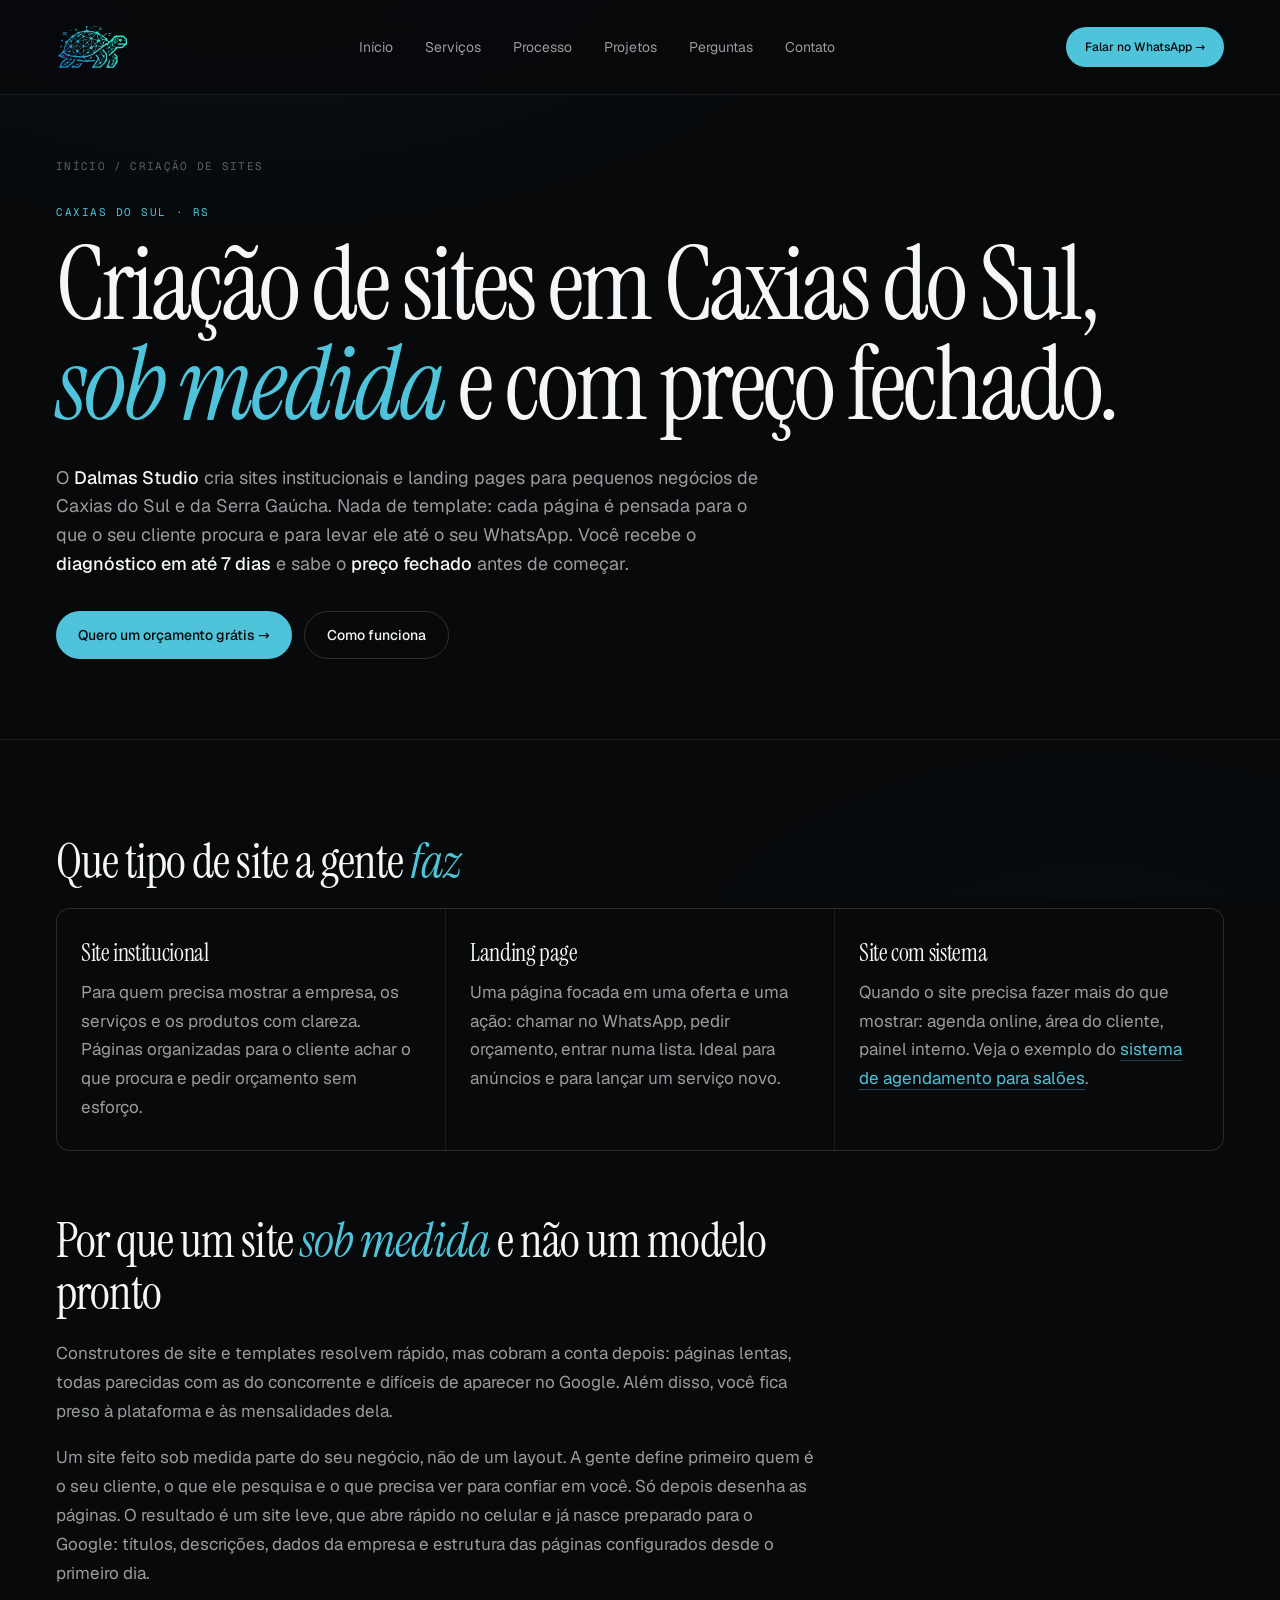
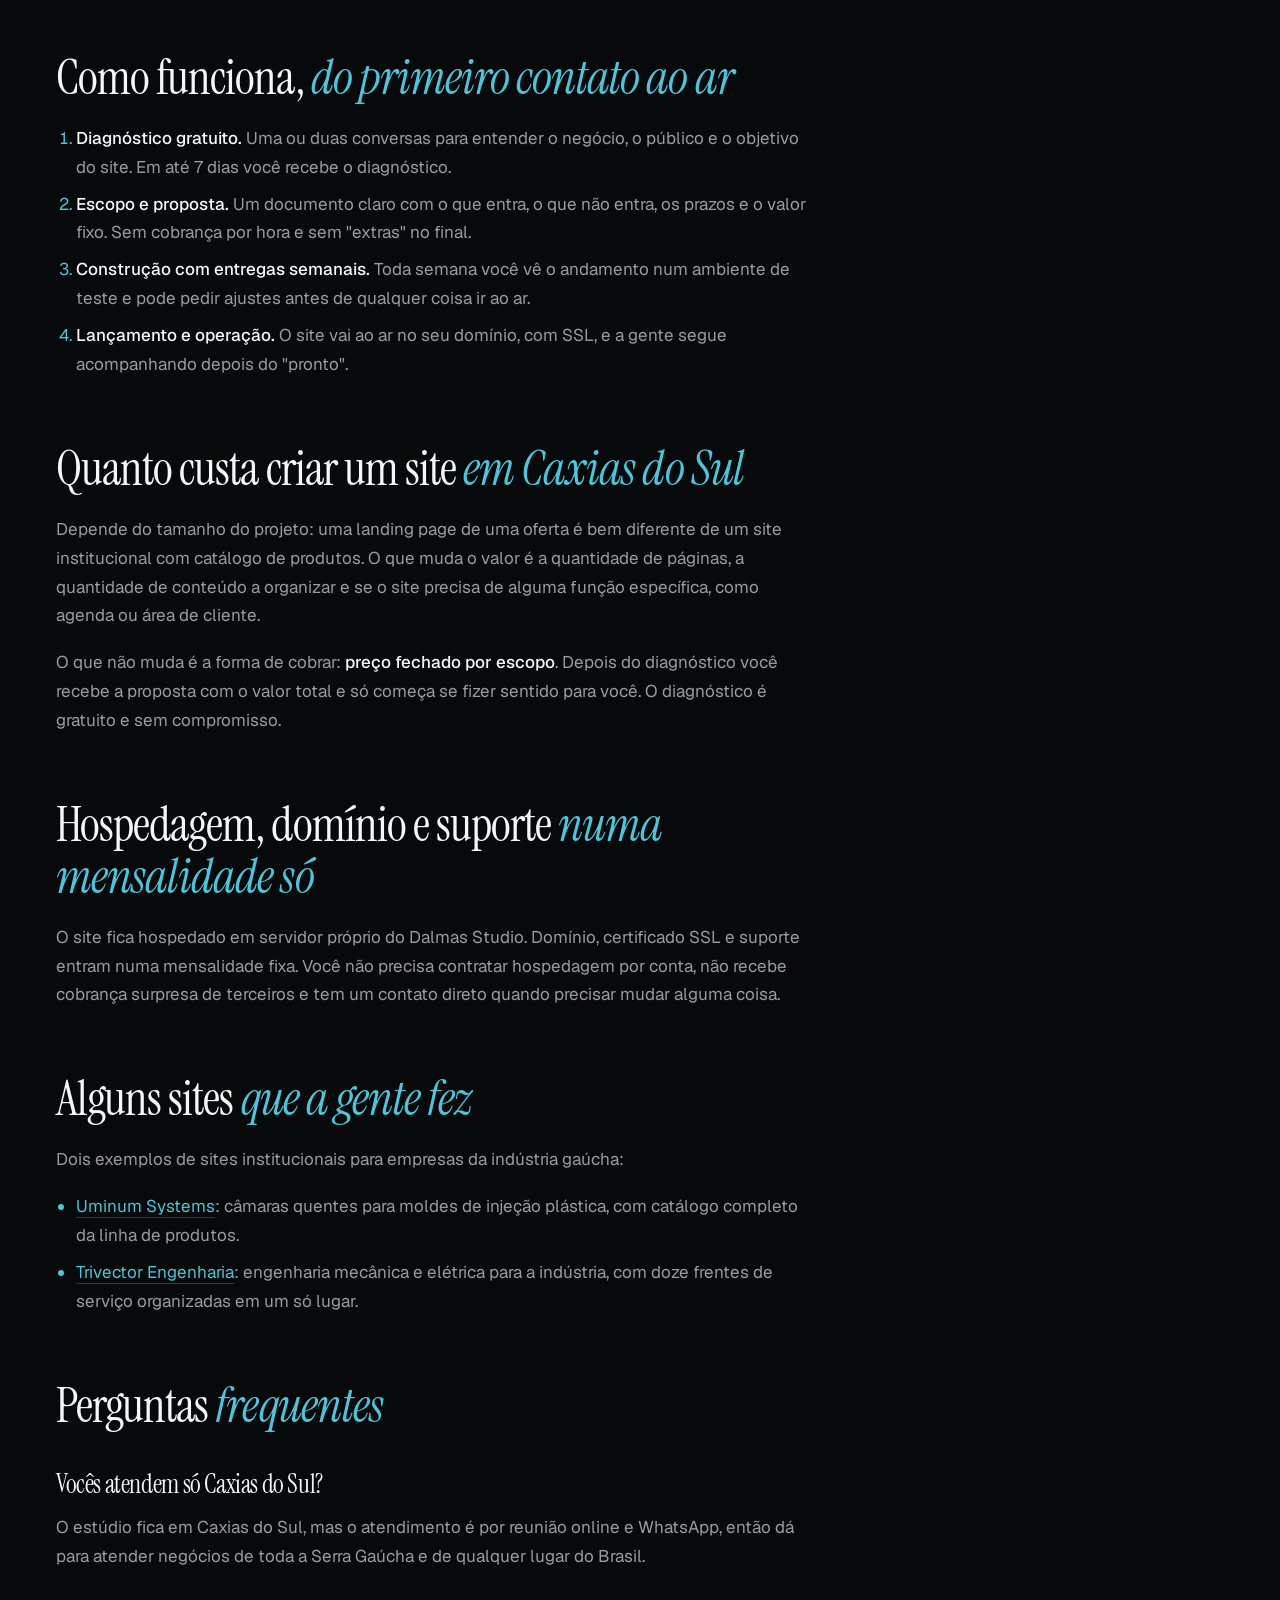
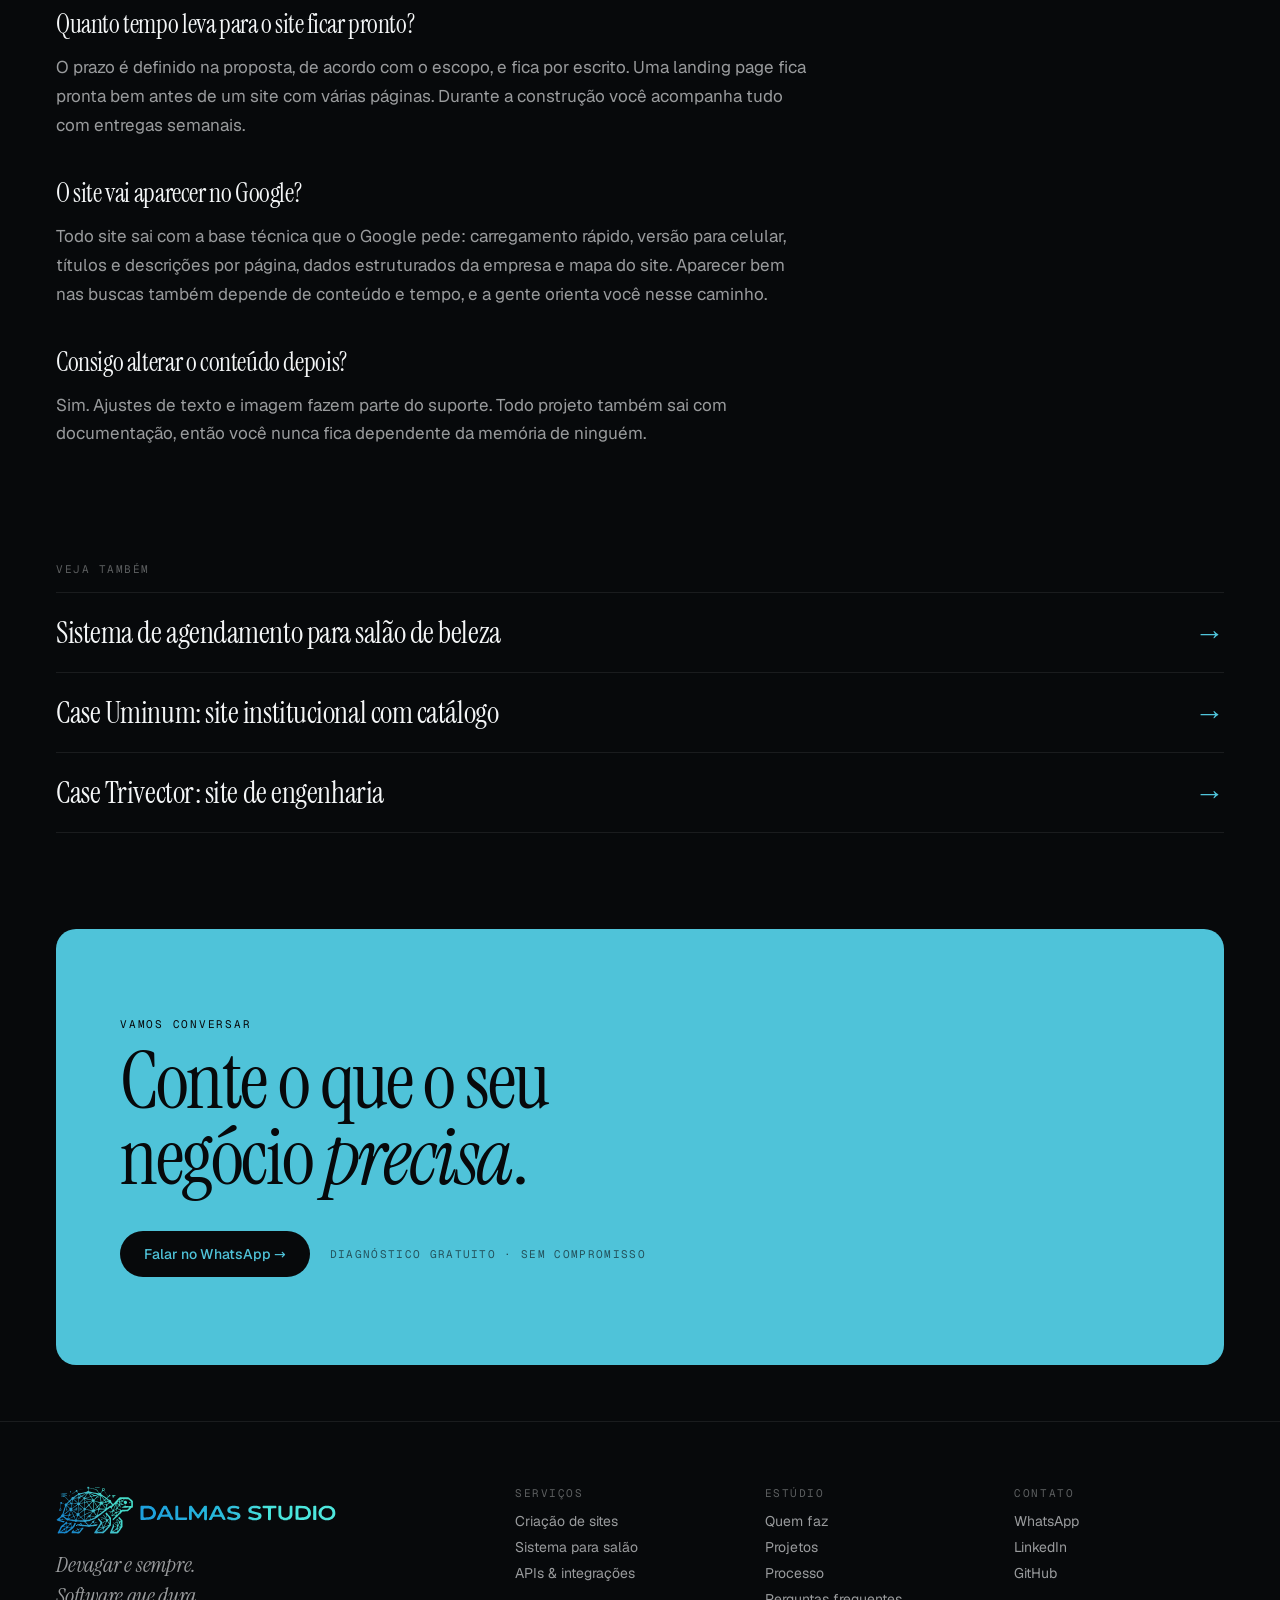
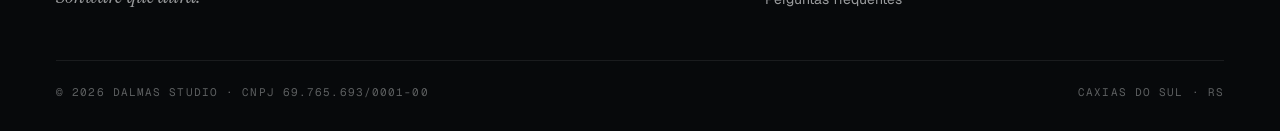
<file: criacao-de-sites-caxias-do-sul/index.html>
<!DOCTYPE html>
<html lang="pt-BR">

<head>
  <meta charset="UTF-8">
  <meta name="viewport" content="width=device-width, initial-scale=1.0">
  <title>Criação de Sites em Caxias do Sul, sob medida | Dalmas Studio</title>
  <meta name="description"
    content="Criação de sites e landing pages em Caxias do Sul, sem template. Preço fechado antes de começar, hospedagem em mensalidade fixa e diagnóstico gratuito.">
  <meta name="robots" content="index, follow">
  <link rel="canonical" href="https://dalmasstudio.com.br/criacao-de-sites-caxias-do-sul/">

  <meta property="og:type" content="website">
  <meta property="og:url" content="https://dalmasstudio.com.br/criacao-de-sites-caxias-do-sul/">
  <meta property="og:title" content="Criação de Sites em Caxias do Sul, sob medida | Dalmas Studio">
  <meta property="og:description"
    content="Sites e landing pages sem template para negócios de Caxias do Sul. Preço fechado, hospedagem em mensalidade fixa e diagnóstico gratuito.">
  <meta property="og:image" content="https://dalmasstudio.com.br/public/og-image.png">
  <meta property="og:image:width" content="1200">
  <meta property="og:image:height" content="630">
  <meta property="og:locale" content="pt_BR">
  <meta property="og:site_name" content="Dalmas Studio">
  <meta name="twitter:card" content="summary_large_image">

  <link rel="icon" href="/public/favicon.ico" sizes="any">
  <link rel="icon" type="image/png" sizes="32x32" href="/public/favicon-32.png">
  <link rel="apple-touch-icon" sizes="180x180" href="/public/favicon-180.png">

  <link rel="preload" href="/public/fonts/instrument-serif.woff2" as="font" type="font/woff2" crossorigin>
  <link rel="stylesheet" href="/public/css/paginas.css">

  <script type="application/ld+json">
  {
    "@context": "https://schema.org",
    "@graph": [
      {
        "@type": "Service",
        "name": "Criação de sites em Caxias do Sul",
        "serviceType": "Criação de sites e landing pages",
        "url": "https://dalmasstudio.com.br/criacao-de-sites-caxias-do-sul/",
        "description": "Sites institucionais e landing pages feitos sob medida, sem template, com preço fechado por escopo e hospedagem em mensalidade fixa.",
        "provider": { "@id": "https://dalmasstudio.com.br/#empresa" },
        "areaServed": [
          { "@type": "City", "name": "Caxias do Sul" },
          { "@type": "AdministrativeArea", "name": "Rio Grande do Sul" }
        ]
      },
      {
        "@type": "BreadcrumbList",
        "itemListElement": [
          { "@type": "ListItem", "position": 1, "name": "Início", "item": "https://dalmasstudio.com.br/" },
          { "@type": "ListItem", "position": 2, "name": "Criação de sites em Caxias do Sul", "item": "https://dalmasstudio.com.br/criacao-de-sites-caxias-do-sul/" }
        ]
      }
    ]
  }
  </script>
</head>

<body>

  <nav class="nav" aria-label="Principal">
    <div class="nav-brand">
      <a href="/"><img src="/public/dalmas-tartaruga.svg" alt="Dalmas Studio" width="463" height="293"></a>
    </div>
    <div class="nav-links">
      <a href="/">Início</a>
      <a href="/#servicos">Serviços</a>
      <a href="/#processo">Processo</a>
      <a href="/#projetos">Projetos</a>
      <a href="/#faq">Perguntas</a>
      <a href="#contato">Contato</a>
    </div>
    <a href="https://wa.me/5554984096156" target="_blank" rel="noopener" class="btn btn-primary nav-cta">Falar no
      WhatsApp →</a>
    <button class="nav-toggle" type="button" aria-expanded="false" aria-controls="menu-mobile" aria-label="Abrir menu"><span></span><span></span></button>
  </nav>

  <div class="menu-mobile" id="menu-mobile">
    <nav aria-label="Menu"></nav>
    <p class="menu-tag">Devagar e sempre.</p>
  </div>

  <main>
    <header class="page-head">
      <ol class="crumbs">
        <li><a href="/">Início</a></li>
        <li>Criação de sites</li>
      </ol>
      <p class="eyebrow">Caxias do Sul · RS</p>
      <h1>Criação de sites em Caxias do Sul, <em>sob medida</em> e com preço fechado.</h1>
      <p class="lead">
        O <strong>Dalmas Studio</strong> cria sites institucionais e landing pages para pequenos negócios de Caxias do Sul e da Serra Gaúcha. Nada de template: cada página é pensada para o que o seu cliente procura e para levar ele até o seu WhatsApp. Você recebe o <strong>diagnóstico em até 7 dias</strong> e sabe o <strong>preço fechado</strong> antes de começar.
      </p>
      <div class="head-actions">
        <a href="https://wa.me/5554984096156" target="_blank" rel="noopener" class="btn btn-primary">Quero um orçamento grátis →</a>
        <a href="#como-funciona" class="btn btn-ghost">Como funciona</a>
      </div>
    </header>

    <article class="prose">
      <h2>Que tipo de site a gente <em>faz</em></h2>
      <div class="cards">
        <div class="card">
          <h3>Site institucional</h3>
          <p>Para quem precisa mostrar a empresa, os serviços e os produtos com clareza. Páginas organizadas para o cliente achar o que procura e pedir orçamento sem esforço.</p>
        </div>
        <div class="card">
          <h3>Landing page</h3>
          <p>Uma página focada em uma oferta e uma ação: chamar no WhatsApp, pedir orçamento, entrar numa lista. Ideal para anúncios e para lançar um serviço novo.</p>
        </div>
        <div class="card">
          <h3>Site com sistema</h3>
          <p>Quando o site precisa fazer mais do que mostrar: agenda online, área do cliente, painel interno. Veja o exemplo do <a href="/sistema-de-agendamento-para-salao/">sistema de agendamento para salões</a>.</p>
        </div>
      </div>

      <h2>Por que um site <em>sob medida</em> e não um modelo pronto</h2>
      <p>Construtores de site e templates resolvem rápido, mas cobram a conta depois: páginas lentas, todas parecidas com as do concorrente e difíceis de aparecer no Google. Além disso, você fica preso à plataforma e às mensalidades dela.</p>
      <p>Um site feito sob medida parte do seu negócio, não de um layout. A gente define primeiro quem é o seu cliente, o que ele pesquisa e o que precisa ver para confiar em você. Só depois desenha as páginas. O resultado é um site leve, que abre rápido no celular e já nasce preparado para o Google: títulos, descrições, dados da empresa e estrutura das páginas configurados desde o primeiro dia.</p>

      <h2 id="como-funciona">Como funciona, <em>do primeiro contato ao ar</em></h2>
      <ol>
        <li><strong>Diagnóstico gratuito.</strong> Uma ou duas conversas para entender o negócio, o público e o objetivo do site. Em até 7 dias você recebe o diagnóstico.</li>
        <li><strong>Escopo e proposta.</strong> Um documento claro com o que entra, o que não entra, os prazos e o valor fixo. Sem cobrança por hora e sem "extras" no final.</li>
        <li><strong>Construção com entregas semanais.</strong> Toda semana você vê o andamento num ambiente de teste e pode pedir ajustes antes de qualquer coisa ir ao ar.</li>
        <li><strong>Lançamento e operação.</strong> O site vai ao ar no seu domínio, com SSL, e a gente segue acompanhando depois do "pronto".</li>
      </ol>

      <h2>Quanto custa criar um site <em>em Caxias do Sul</em></h2>
      <p>Depende do tamanho do projeto: uma landing page de uma oferta é bem diferente de um site institucional com catálogo de produtos. O que muda o valor é a quantidade de páginas, a quantidade de conteúdo a organizar e se o site precisa de alguma função específica, como agenda ou área de cliente.</p>
      <p>O que não muda é a forma de cobrar: <strong>preço fechado por escopo</strong>. Depois do diagnóstico você recebe a proposta com o valor total e só começa se fizer sentido para você. O diagnóstico é gratuito e sem compromisso.</p>

      <h2>Hospedagem, domínio e suporte <em>numa mensalidade só</em></h2>
      <p>O site fica hospedado em servidor próprio do Dalmas Studio. Domínio, certificado SSL e suporte entram numa mensalidade fixa. Você não precisa contratar hospedagem por conta, não recebe cobrança surpresa de terceiros e tem um contato direto quando precisar mudar alguma coisa.</p>

      <h2>Alguns sites <em>que a gente fez</em></h2>
      <p>Dois exemplos de sites institucionais para empresas da indústria gaúcha:</p>
      <ul>
        <li><a href="/cases/uminum/">Uminum Systems</a>: câmaras quentes para moldes de injeção plástica, com catálogo completo da linha de produtos.</li>
        <li><a href="/cases/trivector/">Trivector Engenharia</a>: engenharia mecânica e elétrica para a indústria, com doze frentes de serviço organizadas em um só lugar.</li>
      </ul>

      <h2>Perguntas <em>frequentes</em></h2>
      <h3>Vocês atendem só Caxias do Sul?</h3>
      <p>O estúdio fica em Caxias do Sul, mas o atendimento é por reunião online e WhatsApp, então dá para atender negócios de toda a Serra Gaúcha e de qualquer lugar do Brasil.</p>
      <h3>Quanto tempo leva para o site ficar pronto?</h3>
      <p>O prazo é definido na proposta, de acordo com o escopo, e fica por escrito. Uma landing page fica pronta bem antes de um site com várias páginas. Durante a construção você acompanha tudo com entregas semanais.</p>
      <h3>O site vai aparecer no Google?</h3>
      <p>Todo site sai com a base técnica que o Google pede: carregamento rápido, versão para celular, títulos e descrições por página, dados estruturados da empresa e mapa do site. Aparecer bem nas buscas também depende de conteúdo e tempo, e a gente orienta você nesse caminho.</p>
      <h3>Consigo alterar o conteúdo depois?</h3>
      <p>Sim. Ajustes de texto e imagem fazem parte do suporte. Todo projeto também sai com documentação, então você nunca fica dependente da memória de ninguém.</p>
    </article>

    <nav class="related" aria-label="Veja também">
      <h2>Veja também</h2>
      <ul>
        <li><a href="/sistema-de-agendamento-para-salao/">Sistema de agendamento para salão de beleza</a></li>
        <li><a href="/cases/uminum/">Case Uminum: site institucional com catálogo</a></li>
        <li><a href="/cases/trivector/">Case Trivector: site de engenharia</a></li>
      </ul>
    </nav>
  </main>

  <div class="cta-wrap" id="contato">
    <div class="cta">
      <div class="cta-eyebrow">Vamos conversar</div>
      <h2>Conte o que o seu<br>negócio <em>precisa</em>.</h2>
      <div class="cta-actions">
        <a href="https://wa.me/5554984096156" target="_blank" rel="noopener" class="btn-dark">Falar no WhatsApp →</a>
        <span class="cta-note">Diagnóstico gratuito · Sem compromisso</span>
      </div>
    </div>
  </div>

  <footer class="footer">
    <div class="footer-grid">
      <div class="footer-brand-col">
        <div class="footer-brand">
          <img src="/public/dalmas-studio-logo-horizontal.svg" alt="Dalmas Studio" width="911" height="156" loading="lazy">
        </div>
        <div class="footer-tag">Devagar e sempre.<br>Software que dura.</div>
      </div>
      <div class="footer-nav-cols">
        <div>
          <h4>Serviços</h4>
          <ul>
            <li><a href="/criacao-de-sites-caxias-do-sul/">Criação de sites</a></li>
            <li><a href="/sistema-de-agendamento-para-salao/">Sistema para salão</a></li>
            <li><a href="/#servicos">APIs &amp; integrações</a></li>
          </ul>
        </div>
        <div>
          <h4>Estúdio</h4>
          <ul>
            <li><a href="/#quem-faz">Quem faz</a></li>
            <li><a href="/#projetos">Projetos</a></li>
            <li><a href="/#processo">Processo</a></li>
            <li><a href="/#faq">Perguntas frequentes</a></li>
          </ul>
        </div>
        <div>
          <h4>Contato</h4>
          <ul>
            <li><a href="https://wa.me/5554984096156" target="_blank" rel="noopener">WhatsApp</a></li>
            <li><a href="https://www.linkedin.com/in/augustordalmas/" target="_blank" rel="noopener">LinkedIn</a></li>
            <li><a href="https://github.com/Augustodalmas" target="_blank" rel="noopener">GitHub</a></li>
          </ul>
        </div>
      </div>
    </div>
    <div class="footer-bot">
      <span>© 2026 Dalmas Studio · CNPJ 69.765.693/0001-00</span>
      <span>Caxias do Sul · RS</span>
    </div>
  </footer>

  <script src="/public/js/menu.js" defer></script>
</body>

</html>
</file>
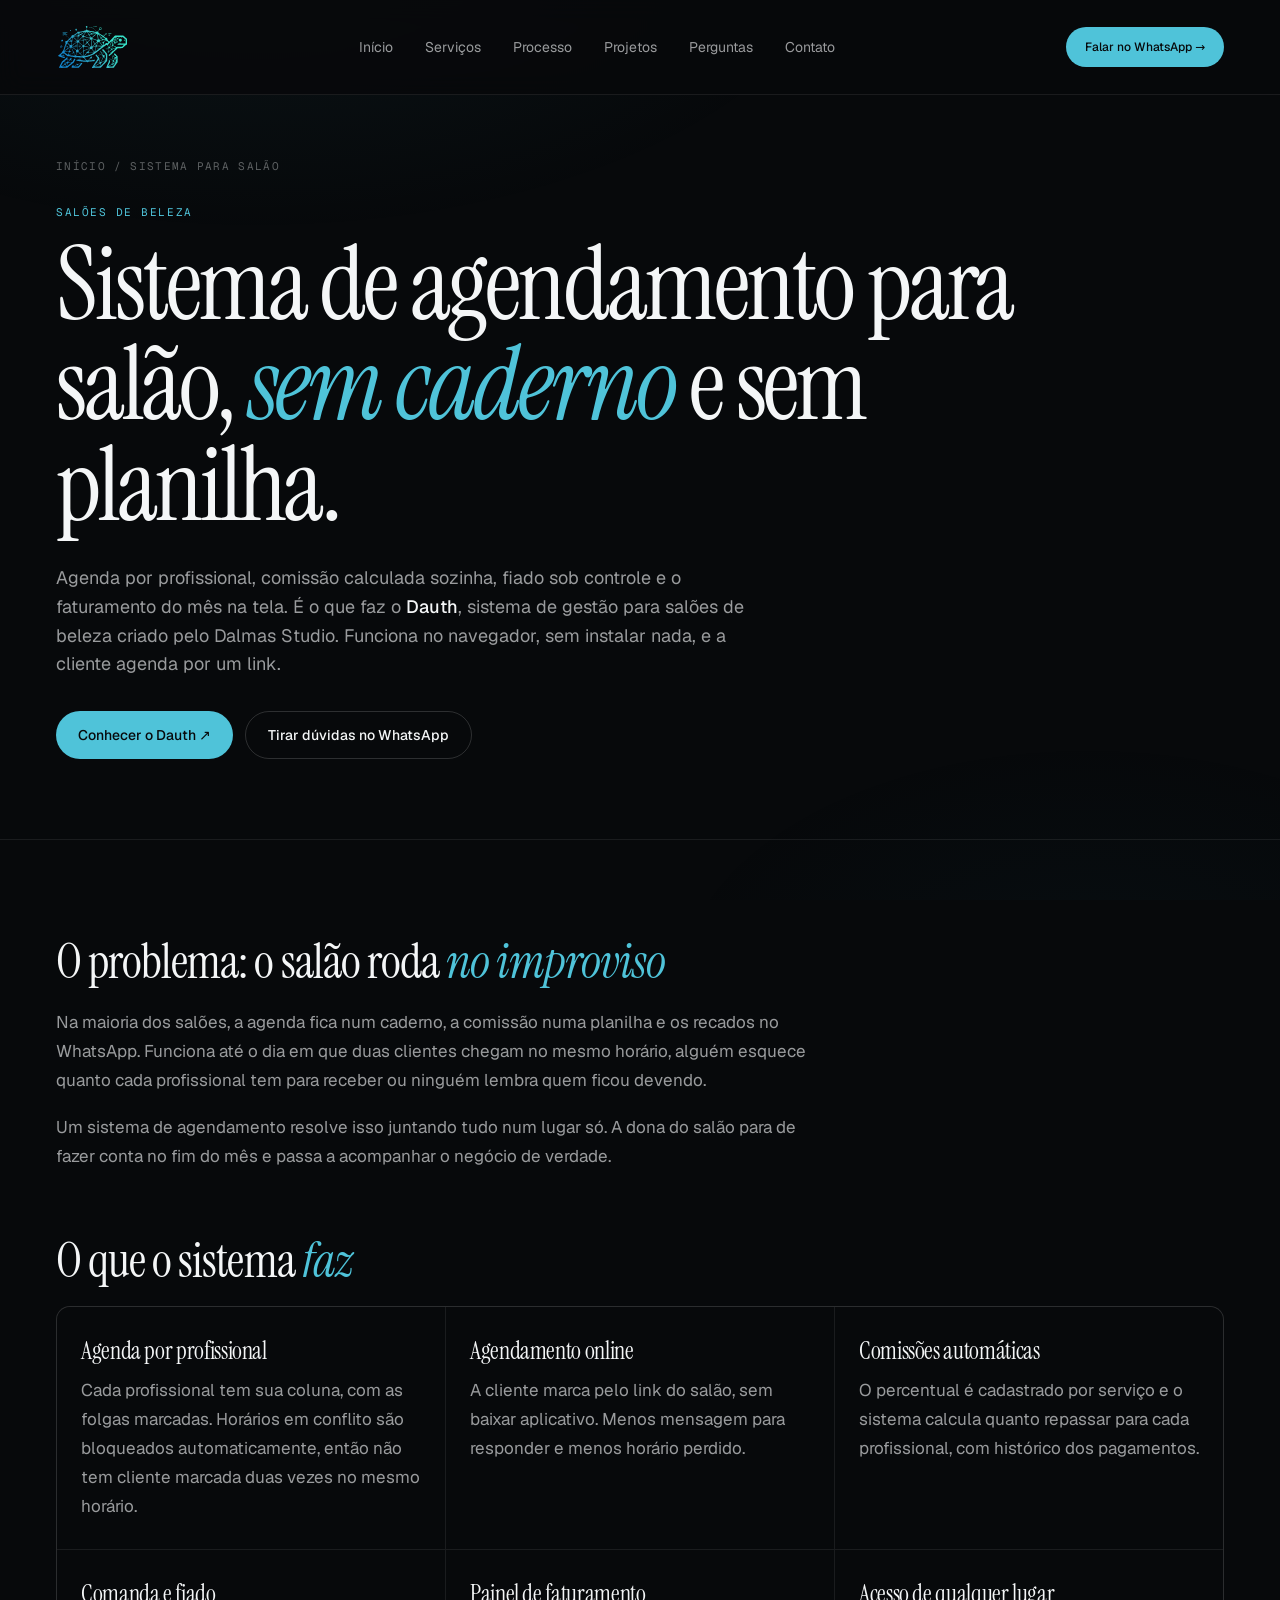
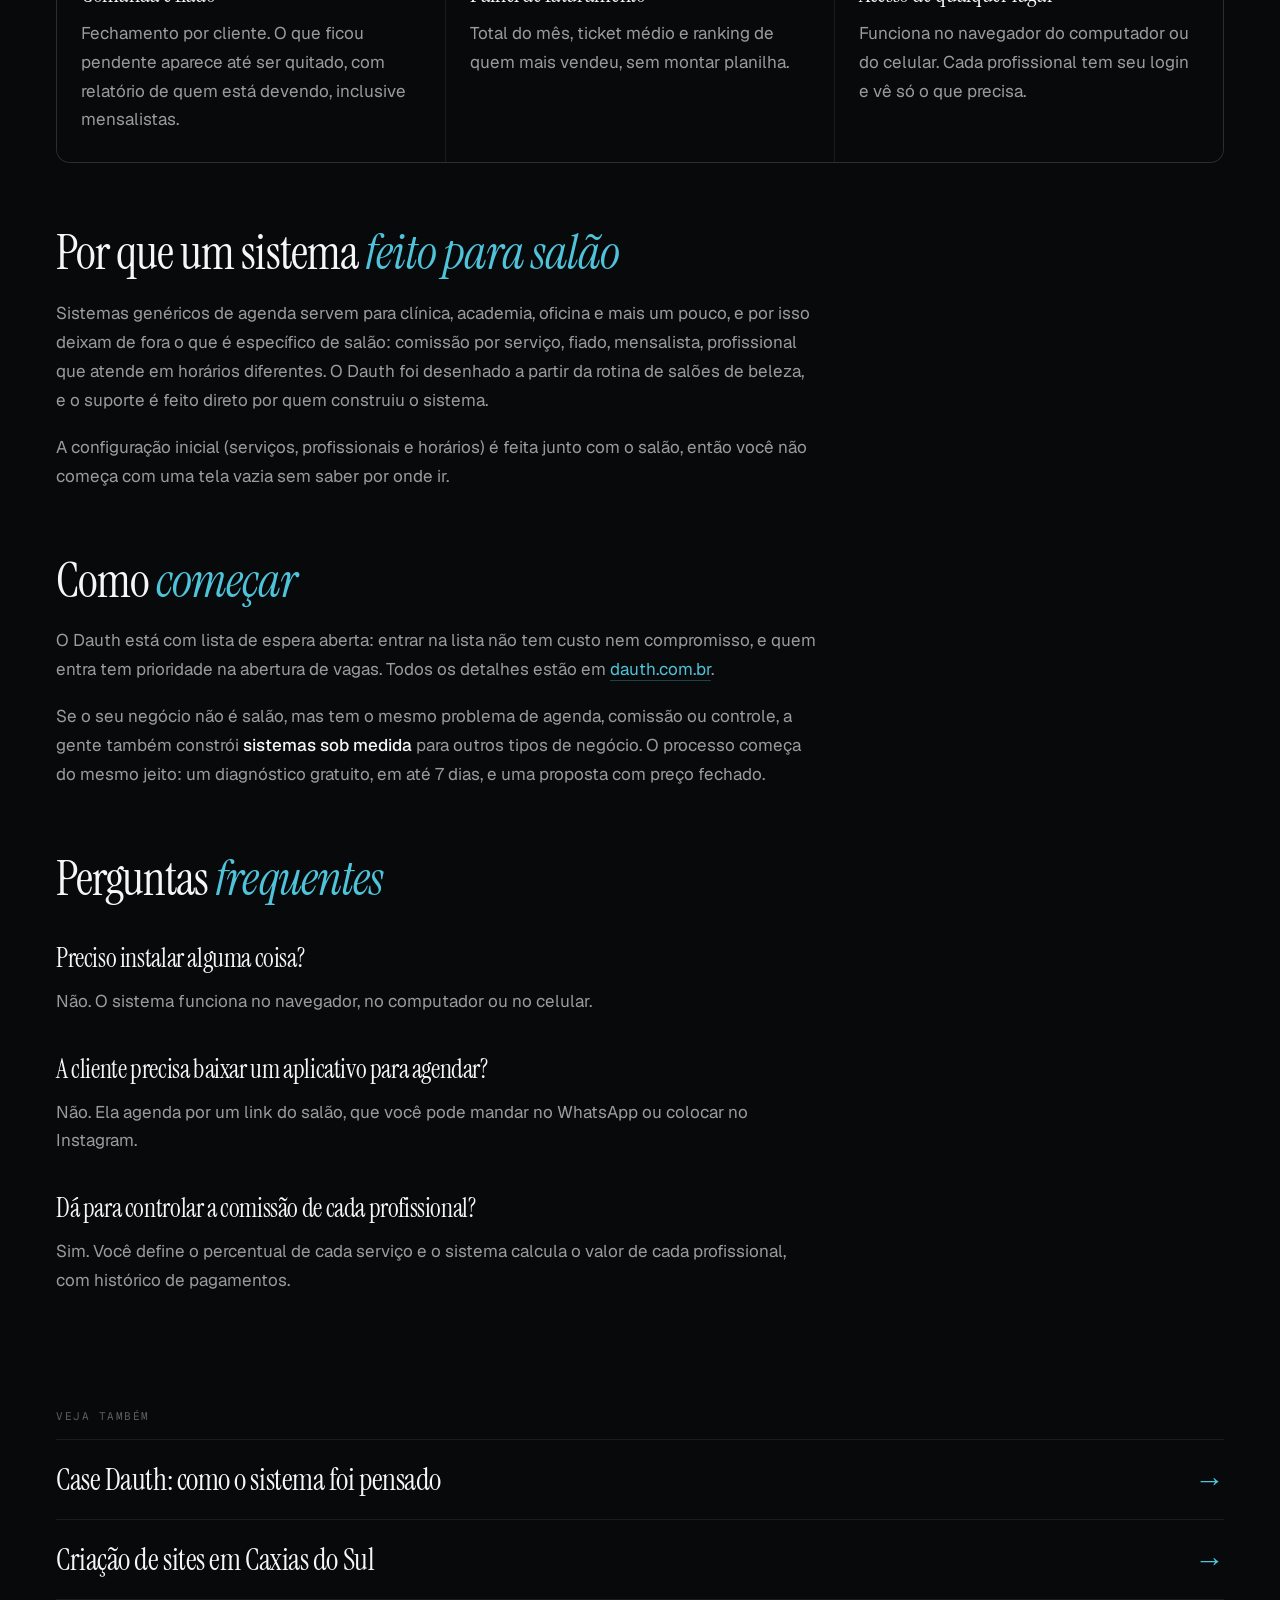
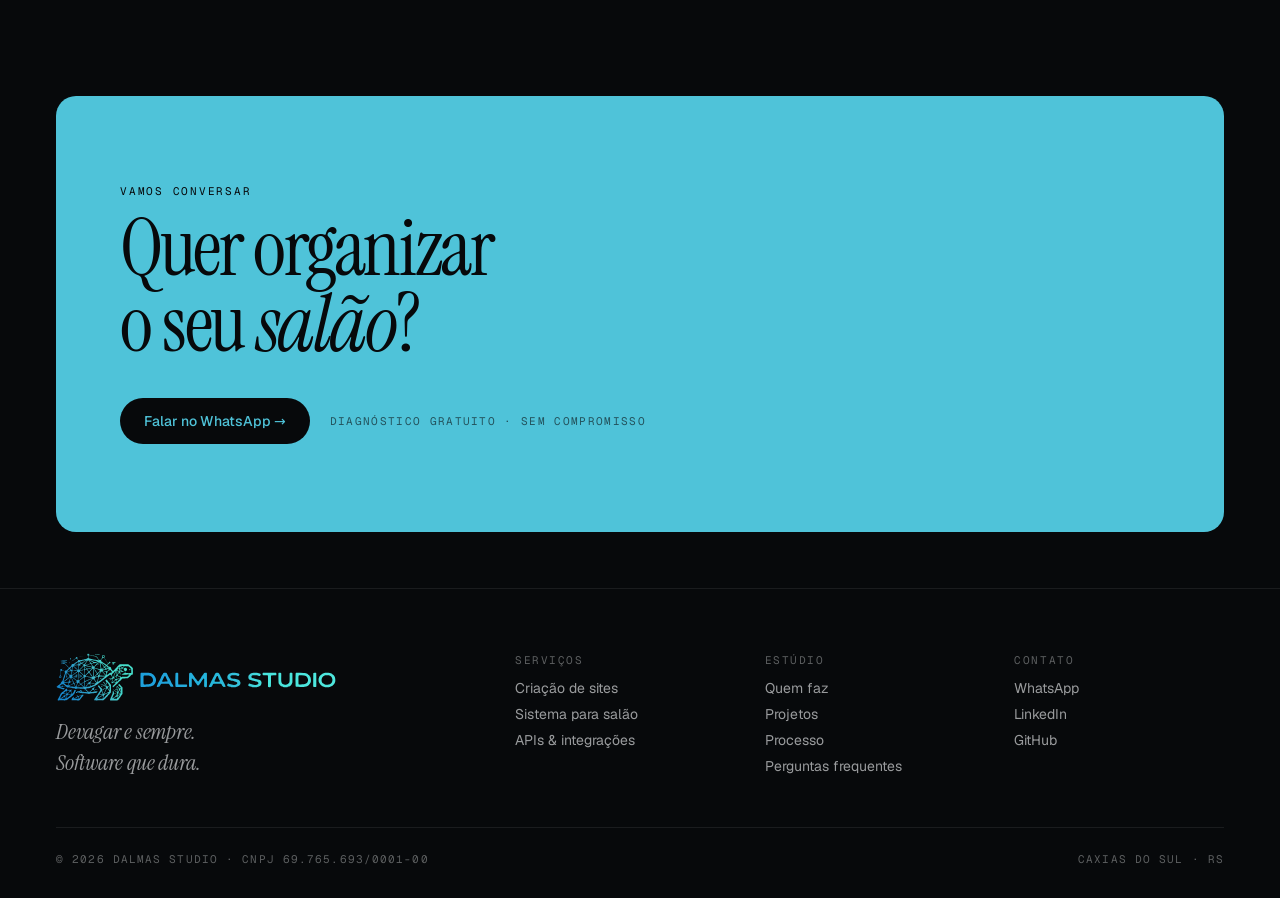
<file: sistema-de-agendamento-para-salao/index.html>
<!DOCTYPE html>
<html lang="pt-BR">

<head>
  <meta charset="UTF-8">
  <meta name="viewport" content="width=device-width, initial-scale=1.0">
  <title>Sistema de Agendamento para Salão de Beleza | Dalmas Studio</title>
  <meta name="description"
    content="Agenda por profissional, agendamento online por link, comissões automáticas, fiado e faturamento num só sistema web para salões de beleza.">
  <meta name="robots" content="index, follow">
  <link rel="canonical" href="https://dalmasstudio.com.br/sistema-de-agendamento-para-salao/">

  <meta property="og:type" content="website">
  <meta property="og:url" content="https://dalmasstudio.com.br/sistema-de-agendamento-para-salao/">
  <meta property="og:title" content="Sistema de Agendamento para Salão de Beleza | Dalmas Studio">
  <meta property="og:description"
    content="Agenda por profissional, agendamento online por link, comissões automáticas, fiado e faturamento num só sistema web para salões de beleza.">
  <meta property="og:image" content="https://dalmasstudio.com.br/public/og-image.png">
  <meta property="og:image:width" content="1200">
  <meta property="og:image:height" content="630">
  <meta property="og:locale" content="pt_BR">
  <meta property="og:site_name" content="Dalmas Studio">
  <meta name="twitter:card" content="summary_large_image">

  <link rel="icon" href="/public/favicon.ico" sizes="any">
  <link rel="icon" type="image/png" sizes="32x32" href="/public/favicon-32.png">
  <link rel="apple-touch-icon" sizes="180x180" href="/public/favicon-180.png">

  <link rel="preload" href="/public/fonts/instrument-serif.woff2" as="font" type="font/woff2" crossorigin>
  <link rel="stylesheet" href="/public/css/paginas.css">

  <script type="application/ld+json">
  {
    "@context": "https://schema.org",
    "@graph": [
      {
        "@type": "Service",
        "name": "Sistema de agendamento para salão de beleza",
        "serviceType": "Sistema web de agendamento e gestão",
        "url": "https://dalmasstudio.com.br/sistema-de-agendamento-para-salao/",
        "description": "Sistema web com agenda por profissional, agendamento online por link, comissões automáticas, comanda com fiado e painel de faturamento para salões de beleza.",
        "provider": {
          "@id": "https://dalmasstudio.com.br/#empresa"
        },
        "audience": {
          "@type": "BusinessAudience",
          "audienceType": "Salões de beleza"
        }
      },
      {
        "@type": "BreadcrumbList",
        "itemListElement": [
          {
            "@type": "ListItem",
            "position": 1,
            "name": "Início",
            "item": "https://dalmasstudio.com.br/"
          },
          {
            "@type": "ListItem",
            "position": 2,
            "name": "Sistema de agendamento para salão",
            "item": "https://dalmasstudio.com.br/sistema-de-agendamento-para-salao/"
          }
        ]
      }
    ]
  }
  </script>
</head>

<body>

  <nav class="nav" aria-label="Principal">
    <div class="nav-brand">
      <a href="/"><img src="/public/dalmas-tartaruga.svg" alt="Dalmas Studio" width="463" height="293"></a>
    </div>
    <div class="nav-links">
      <a href="/">Início</a>
      <a href="/#servicos">Serviços</a>
      <a href="/#processo">Processo</a>
      <a href="/#projetos">Projetos</a>
      <a href="/#faq">Perguntas</a>
      <a href="#contato">Contato</a>
    </div>
    <a href="https://wa.me/5554984096156" target="_blank" rel="noopener" class="btn btn-primary nav-cta">Falar no
      WhatsApp →</a>
    <button class="nav-toggle" type="button" aria-expanded="false" aria-controls="menu-mobile" aria-label="Abrir menu"><span></span><span></span></button>
  </nav>

  <div class="menu-mobile" id="menu-mobile">
    <nav aria-label="Menu"></nav>
    <p class="menu-tag">Devagar e sempre.</p>
  </div>

  <main>
    <header class="page-head">
      <ol class="crumbs">
        <li><a href="/">Início</a></li>
        <li>Sistema para salão</li>
      </ol>
      <p class="eyebrow">Salões de beleza</p>
      <h1>Sistema de agendamento para salão, <em>sem caderno</em> e sem planilha.</h1>
      <p class="lead">
        Agenda por profissional, comissão calculada sozinha, fiado sob controle e o faturamento do mês na tela. É o que faz o <strong>Dauth</strong>, sistema de gestão para salões de beleza criado pelo Dalmas Studio. Funciona no navegador, sem instalar nada, e a cliente agenda por um link.
      </p>
      <div class="head-actions">
        <a href="https://dauth.com.br" target="_blank" rel="noopener" class="btn btn-primary">Conhecer o Dauth ↗</a>
        <a href="https://wa.me/5554984096156" target="_blank" rel="noopener" class="btn btn-ghost">Tirar dúvidas no WhatsApp</a>
      </div>
    </header>

    <article class="prose">
      <h2>O problema: o salão roda <em>no improviso</em></h2>
      <p>Na maioria dos salões, a agenda fica num caderno, a comissão numa planilha e os recados no WhatsApp. Funciona até o dia em que duas clientes chegam no mesmo horário, alguém esquece quanto cada profissional tem para receber ou ninguém lembra quem ficou devendo.</p>
      <p>Um sistema de agendamento resolve isso juntando tudo num lugar só. A dona do salão para de fazer conta no fim do mês e passa a acompanhar o negócio de verdade.</p>

      <h2>O que o sistema <em>faz</em></h2>
      <div class="cards">
        <div class="card">
          <h3>Agenda por profissional</h3>
          <p>Cada profissional tem sua coluna, com as folgas marcadas. Horários em conflito são bloqueados automaticamente, então não tem cliente marcada duas vezes no mesmo horário.</p>
        </div>
        <div class="card">
          <h3>Agendamento online</h3>
          <p>A cliente marca pelo link do salão, sem baixar aplicativo. Menos mensagem para responder e menos horário perdido.</p>
        </div>
        <div class="card">
          <h3>Comissões automáticas</h3>
          <p>O percentual é cadastrado por serviço e o sistema calcula quanto repassar para cada profissional, com histórico dos pagamentos.</p>
        </div>
        <div class="card">
          <h3>Comanda e fiado</h3>
          <p>Fechamento por cliente. O que ficou pendente aparece até ser quitado, com relatório de quem está devendo, inclusive mensalistas.</p>
        </div>
        <div class="card">
          <h3>Painel de faturamento</h3>
          <p>Total do mês, ticket médio e ranking de quem mais vendeu, sem montar planilha.</p>
        </div>
        <div class="card">
          <h3>Acesso de qualquer lugar</h3>
          <p>Funciona no navegador do computador ou do celular. Cada profissional tem seu login e vê só o que precisa.</p>
        </div>
      </div>

      <h2>Por que um sistema <em>feito para salão</em></h2>
      <p>Sistemas genéricos de agenda servem para clínica, academia, oficina e mais um pouco, e por isso deixam de fora o que é específico de salão: comissão por serviço, fiado, mensalista, profissional que atende em horários diferentes. O Dauth foi desenhado a partir da rotina de salões de beleza, e o suporte é feito direto por quem construiu o sistema.</p>
      <p>A configuração inicial (serviços, profissionais e horários) é feita junto com o salão, então você não começa com uma tela vazia sem saber por onde ir.</p>

      <h2>Como <em>começar</em></h2>
      <p>O Dauth está com lista de espera aberta: entrar na lista não tem custo nem compromisso, e quem entra tem prioridade na abertura de vagas. Todos os detalhes estão em <a href="https://dauth.com.br" target="_blank" rel="noopener">dauth.com.br</a>.</p>
      <p>Se o seu negócio não é salão, mas tem o mesmo problema de agenda, comissão ou controle, a gente também constrói <strong>sistemas sob medida</strong> para outros tipos de negócio. O processo começa do mesmo jeito: um diagnóstico gratuito, em até 7 dias, e uma proposta com preço fechado.</p>

      <h2>Perguntas <em>frequentes</em></h2>
      <h3>Preciso instalar alguma coisa?</h3>
      <p>Não. O sistema funciona no navegador, no computador ou no celular.</p>
      <h3>A cliente precisa baixar um aplicativo para agendar?</h3>
      <p>Não. Ela agenda por um link do salão, que você pode mandar no WhatsApp ou colocar no Instagram.</p>
      <h3>Dá para controlar a comissão de cada profissional?</h3>
      <p>Sim. Você define o percentual de cada serviço e o sistema calcula o valor de cada profissional, com histórico de pagamentos.</p>
    </article>

    <nav class="related" aria-label="Veja também">
      <h2>Veja também</h2>
      <ul>
        <li><a href="/cases/dauth/">Case Dauth: como o sistema foi pensado</a></li>
        <li><a href="/criacao-de-sites-caxias-do-sul/">Criação de sites em Caxias do Sul</a></li>
      </ul>
    </nav>
  </main>

  <div class="cta-wrap" id="contato">
    <div class="cta">
      <div class="cta-eyebrow">Vamos conversar</div>
      <h2>Quer organizar<br>o seu <em>salão</em>?</h2>
      <div class="cta-actions">
        <a href="https://wa.me/5554984096156" target="_blank" rel="noopener" class="btn-dark">Falar no WhatsApp →</a>
        <span class="cta-note">Diagnóstico gratuito · Sem compromisso</span>
      </div>
    </div>
  </div>

  <footer class="footer">
    <div class="footer-grid">
      <div class="footer-brand-col">
        <div class="footer-brand">
          <img src="/public/dalmas-studio-logo-horizontal.svg" alt="Dalmas Studio" width="911" height="156" loading="lazy">
        </div>
        <div class="footer-tag">Devagar e sempre.<br>Software que dura.</div>
      </div>
      <div class="footer-nav-cols">
        <div>
          <h4>Serviços</h4>
          <ul>
            <li><a href="/criacao-de-sites-caxias-do-sul/">Criação de sites</a></li>
            <li><a href="/sistema-de-agendamento-para-salao/">Sistema para salão</a></li>
            <li><a href="/#servicos">APIs &amp; integrações</a></li>
          </ul>
        </div>
        <div>
          <h4>Estúdio</h4>
          <ul>
            <li><a href="/#quem-faz">Quem faz</a></li>
            <li><a href="/#projetos">Projetos</a></li>
            <li><a href="/#processo">Processo</a></li>
            <li><a href="/#faq">Perguntas frequentes</a></li>
          </ul>
        </div>
        <div>
          <h4>Contato</h4>
          <ul>
            <li><a href="https://wa.me/5554984096156" target="_blank" rel="noopener">WhatsApp</a></li>
            <li><a href="https://www.linkedin.com/in/augustordalmas/" target="_blank" rel="noopener">LinkedIn</a></li>
            <li><a href="https://github.com/Augustodalmas" target="_blank" rel="noopener">GitHub</a></li>
          </ul>
        </div>
      </div>
    </div>
    <div class="footer-bot">
      <span>© 2026 Dalmas Studio · CNPJ 69.765.693/0001-00</span>
      <span>Caxias do Sul · RS</span>
    </div>
  </footer>

  <script src="/public/js/menu.js" defer></script>
</body>

</html>
</file>
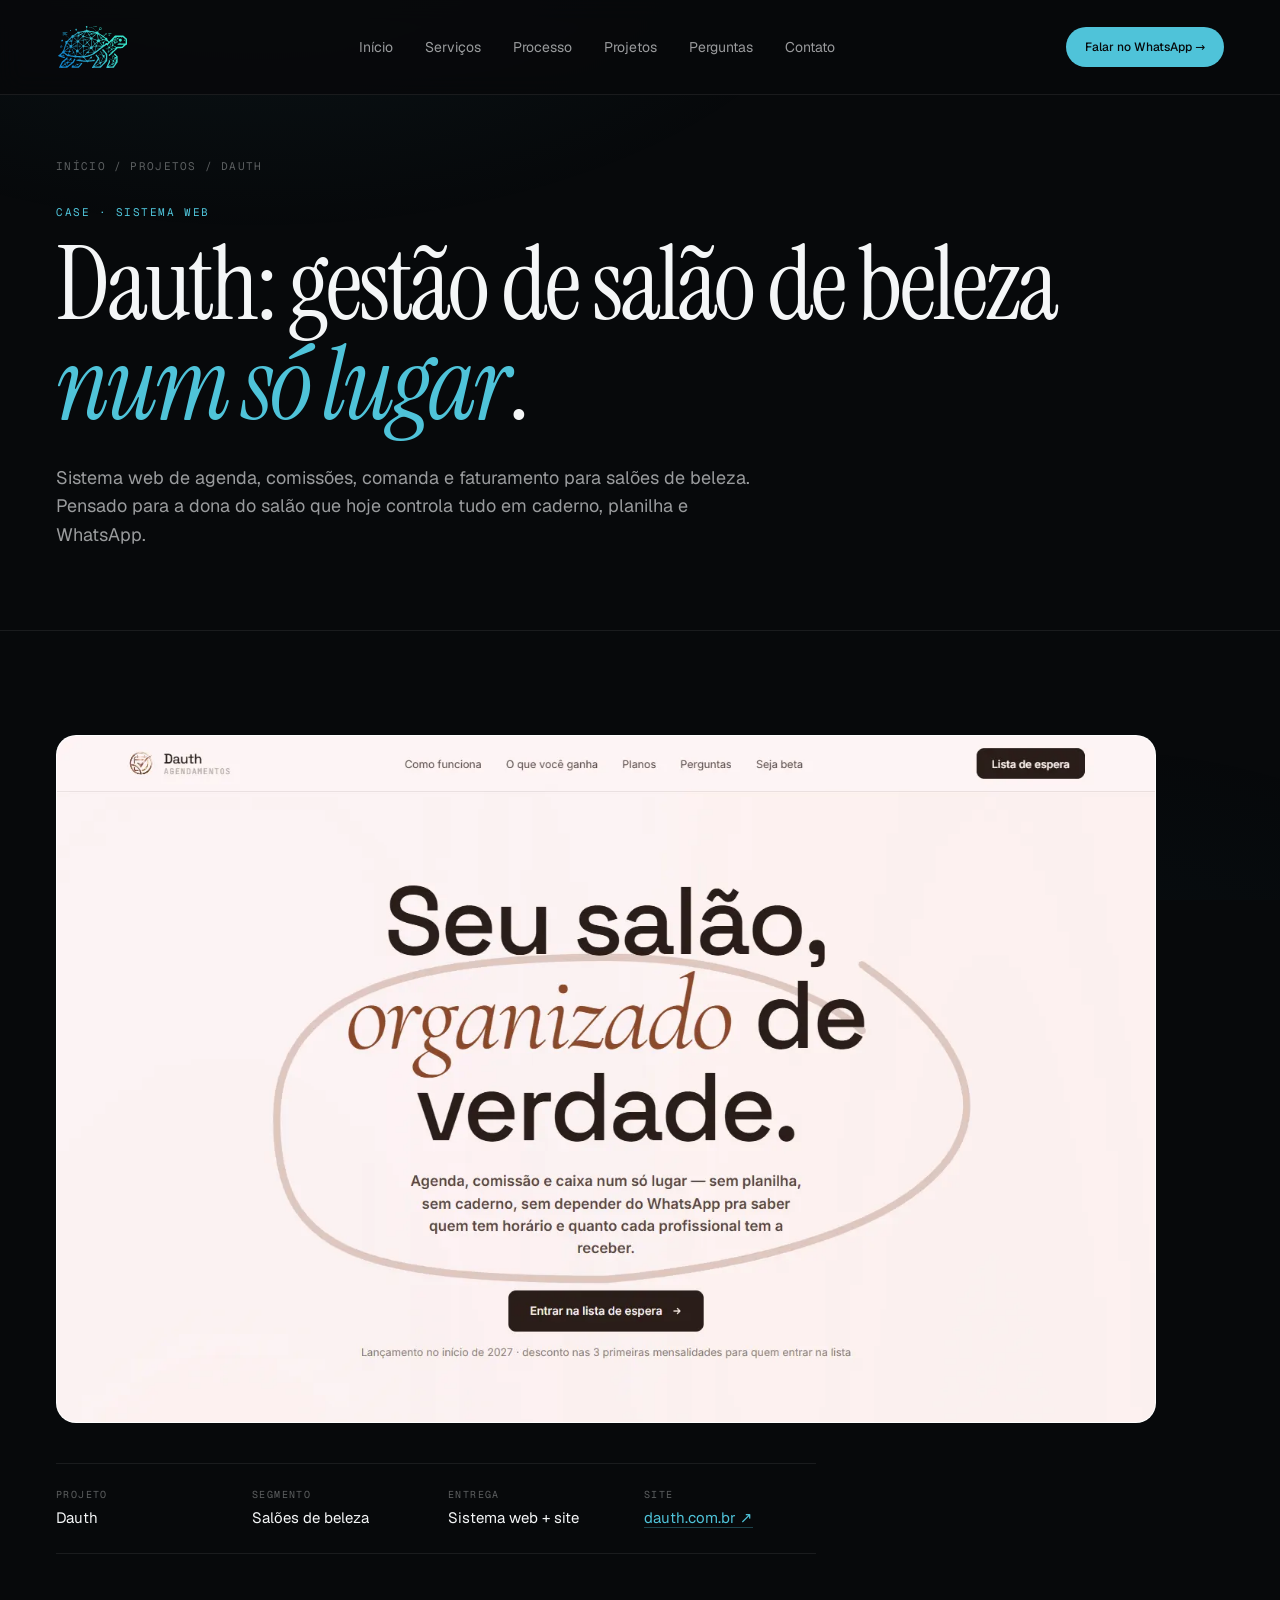
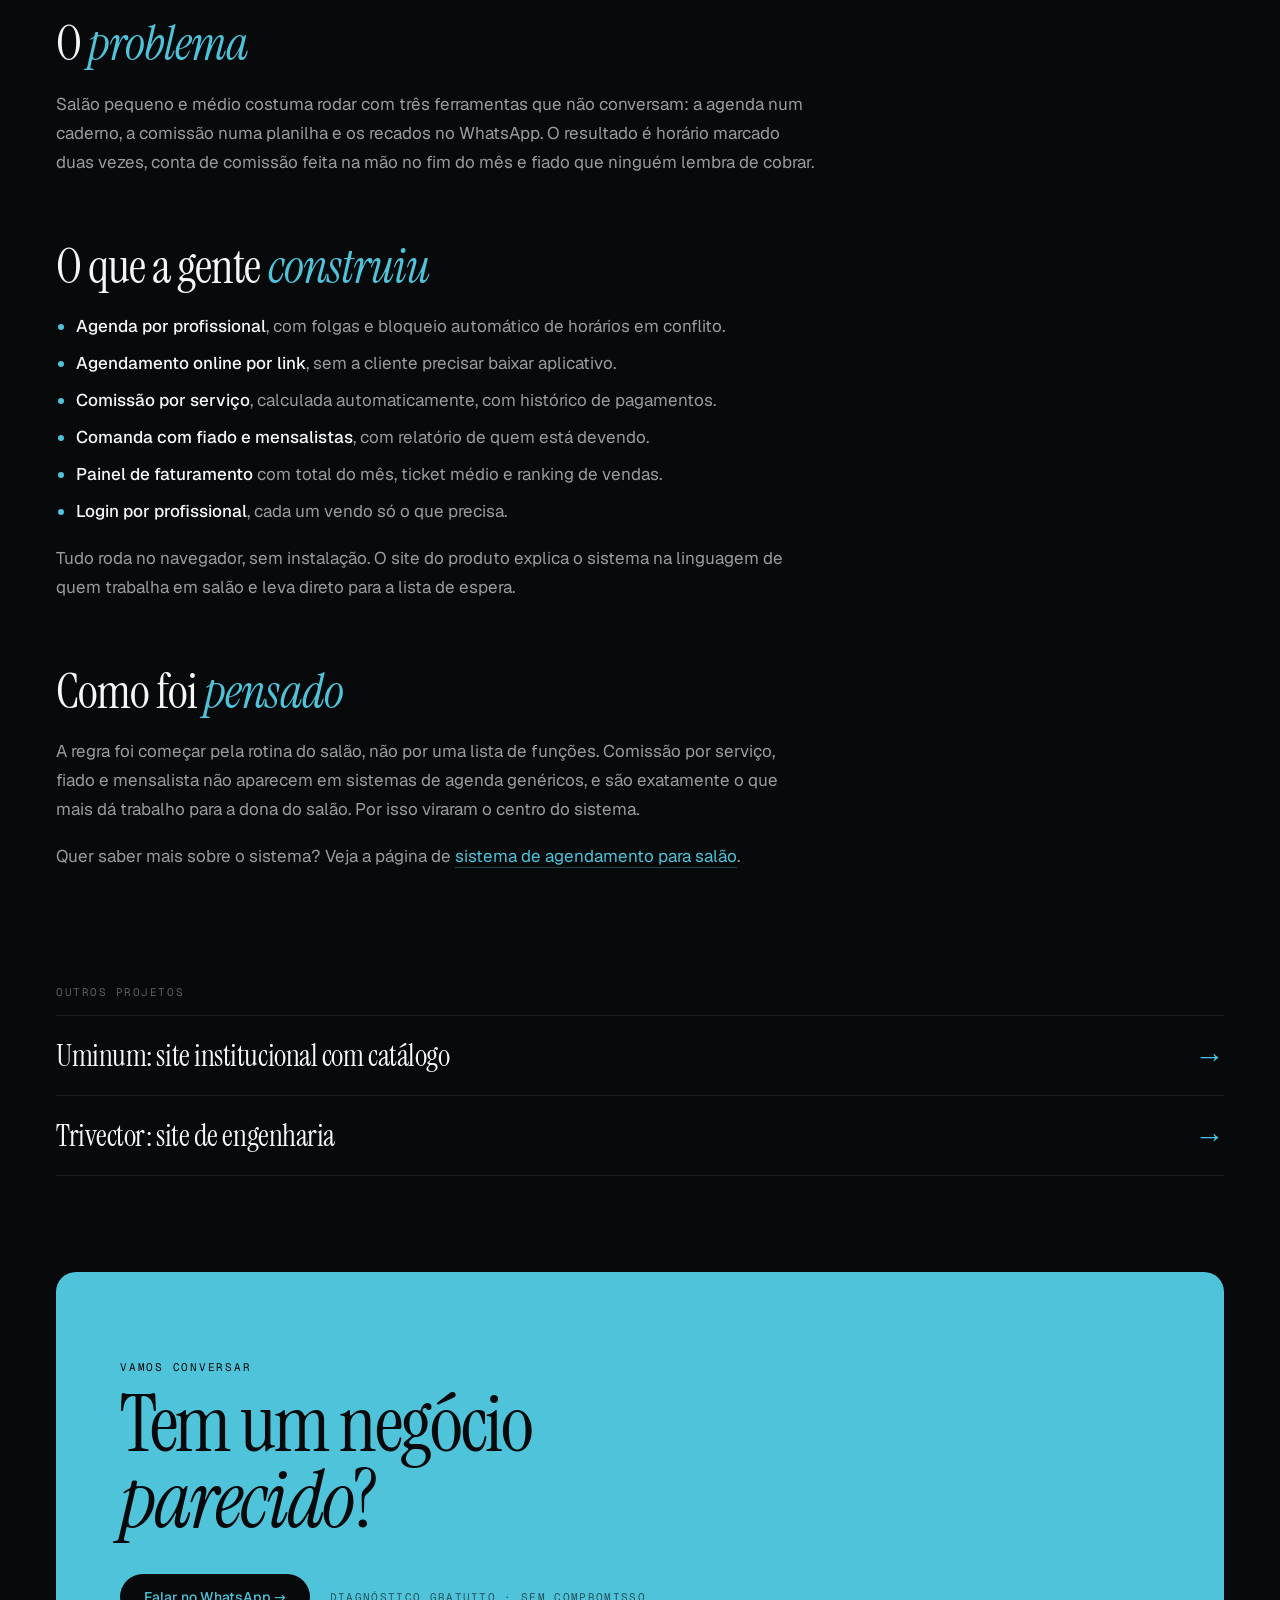
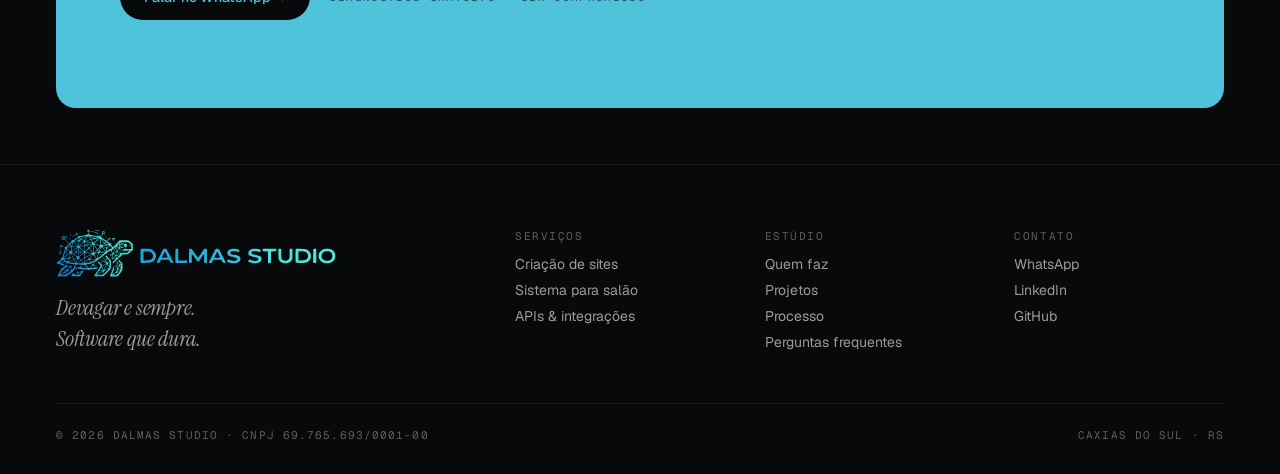
<file: cases/dauth/index.html>
<!DOCTYPE html>
<html lang="pt-BR">

<head>
  <meta charset="UTF-8">
  <meta name="viewport" content="width=device-width, initial-scale=1.0">
  <title>Case Dauth: sistema para salões de beleza | Dalmas Studio</title>
  <meta name="description"
    content="Como o Dalmas Studio construiu o Dauth: agenda, comissões, comanda com fiado e faturamento para salões de beleza, tudo no navegador.">
  <meta name="robots" content="index, follow">
  <link rel="canonical" href="https://dalmasstudio.com.br/cases/dauth/">

  <meta property="og:type" content="website">
  <meta property="og:url" content="https://dalmasstudio.com.br/cases/dauth/">
  <meta property="og:title" content="Case Dauth: sistema para salões de beleza | Dalmas Studio">
  <meta property="og:description"
    content="Como o Dalmas Studio construiu o Dauth: agenda, comissões, comanda com fiado e faturamento para salões de beleza, tudo no navegador.">
  <meta property="og:image" content="https://dalmasstudio.com.br/public/og-image.png">
  <meta property="og:image:width" content="1200">
  <meta property="og:image:height" content="630">
  <meta property="og:locale" content="pt_BR">
  <meta property="og:site_name" content="Dalmas Studio">
  <meta name="twitter:card" content="summary_large_image">

  <link rel="icon" href="/public/favicon.ico" sizes="any">
  <link rel="icon" type="image/png" sizes="32x32" href="/public/favicon-32.png">
  <link rel="apple-touch-icon" sizes="180x180" href="/public/favicon-180.png">

  <link rel="preload" href="/public/fonts/instrument-serif.woff2" as="font" type="font/woff2" crossorigin>
  <link rel="stylesheet" href="/public/css/paginas.css">

  <script type="application/ld+json">
  {
    "@context": "https://schema.org",
    "@graph": [
      {
        "@type": "BreadcrumbList",
        "itemListElement": [
          {
            "@type": "ListItem",
            "position": 1,
            "name": "Início",
            "item": "https://dalmasstudio.com.br/"
          },
          {
            "@type": "ListItem",
            "position": 2,
            "name": "Dauth",
            "item": "https://dalmasstudio.com.br/cases/dauth/"
          }
        ]
      }
    ]
  }
  </script>
</head>

<body>

  <nav class="nav" aria-label="Principal">
    <div class="nav-brand">
      <a href="/"><img src="/public/dalmas-tartaruga.svg" alt="Dalmas Studio" width="463" height="293"></a>
    </div>
    <div class="nav-links">
      <a href="/">Início</a>
      <a href="/#servicos">Serviços</a>
      <a href="/#processo">Processo</a>
      <a href="/#projetos">Projetos</a>
      <a href="/#faq">Perguntas</a>
      <a href="#contato">Contato</a>
    </div>
    <a href="https://wa.me/5554984096156" target="_blank" rel="noopener" class="btn btn-primary nav-cta">Falar no
      WhatsApp →</a>
    <button class="nav-toggle" type="button" aria-expanded="false" aria-controls="menu-mobile" aria-label="Abrir menu"><span></span><span></span></button>
  </nav>

  <div class="menu-mobile" id="menu-mobile">
    <nav aria-label="Menu"></nav>
    <p class="menu-tag">Devagar e sempre.</p>
  </div>

  <main>
    <header class="page-head">
      <ol class="crumbs">
        <li><a href="/">Início</a></li>
        <li><a href="/#projetos">Projetos</a></li>
        <li>Dauth</li>
      </ol>
      <p class="eyebrow">Case · Sistema web</p>
      <h1>Dauth: gestão de salão de beleza <em>num só lugar</em>.</h1>
      <p class="lead">
        Sistema web de agenda, comissões, comanda e faturamento para salões de beleza. Pensado para a dona do salão que hoje controla tudo em caderno, planilha e WhatsApp.
      </p>
    </header>

    <article class="prose">
      <figure class="shot">
        <img src="/public/portfolio/dauth-desktop.webp" alt="Página inicial do Dauth no computador" width="1440" height="2700">
      </figure>

      <dl class="facts">
        <div><dt>Projeto</dt><dd>Dauth</dd></div>
        <div><dt>Segmento</dt><dd>Salões de beleza</dd></div>
        <div><dt>Entrega</dt><dd>Sistema web + site</dd></div>
        <div><dt>Site</dt><dd><a href="https://dauth.com.br" target="_blank" rel="noopener">dauth.com.br ↗</a></dd></div>
      </dl>

      <h2>O <em>problema</em></h2>
      <p>Salão pequeno e médio costuma rodar com três ferramentas que não conversam: a agenda num caderno, a comissão numa planilha e os recados no WhatsApp. O resultado é horário marcado duas vezes, conta de comissão feita na mão no fim do mês e fiado que ninguém lembra de cobrar.</p>

      <h2>O que a gente <em>construiu</em></h2>
      <ul>
        <li><strong>Agenda por profissional</strong>, com folgas e bloqueio automático de horários em conflito.</li>
        <li><strong>Agendamento online por link</strong>, sem a cliente precisar baixar aplicativo.</li>
        <li><strong>Comissão por serviço</strong>, calculada automaticamente, com histórico de pagamentos.</li>
        <li><strong>Comanda com fiado e mensalistas</strong>, com relatório de quem está devendo.</li>
        <li><strong>Painel de faturamento</strong> com total do mês, ticket médio e ranking de vendas.</li>
        <li><strong>Login por profissional</strong>, cada um vendo só o que precisa.</li>
      </ul>
      <p>Tudo roda no navegador, sem instalação. O site do produto explica o sistema na linguagem de quem trabalha em salão e leva direto para a lista de espera.</p>

      <h2>Como foi <em>pensado</em></h2>
      <p>A regra foi começar pela rotina do salão, não por uma lista de funções. Comissão por serviço, fiado e mensalista não aparecem em sistemas de agenda genéricos, e são exatamente o que mais dá trabalho para a dona do salão. Por isso viraram o centro do sistema.</p>
      <!-- TODO: depoimento de um salão que usa o Dauth e um número concreto (ex.: horas economizadas, agendamentos online por mês). -->

      <p>Quer saber mais sobre o sistema? Veja a página de <a href="/sistema-de-agendamento-para-salao/">sistema de agendamento para salão</a>.</p>
    </article>

    <nav class="related" aria-label="Outros projetos">
      <h2>Outros projetos</h2>
      <ul>
        <li><a href="/cases/uminum/">Uminum: site institucional com catálogo</a></li>
        <li><a href="/cases/trivector/">Trivector: site de engenharia</a></li>
      </ul>
    </nav>
  </main>

  <div class="cta-wrap" id="contato">
    <div class="cta">
      <div class="cta-eyebrow">Vamos conversar</div>
      <h2>Tem um negócio<br><em>parecido</em>?</h2>
      <div class="cta-actions">
        <a href="https://wa.me/5554984096156" target="_blank" rel="noopener" class="btn-dark">Falar no WhatsApp →</a>
        <span class="cta-note">Diagnóstico gratuito · Sem compromisso</span>
      </div>
    </div>
  </div>

  <footer class="footer">
    <div class="footer-grid">
      <div class="footer-brand-col">
        <div class="footer-brand">
          <img src="/public/dalmas-studio-logo-horizontal.svg" alt="Dalmas Studio" width="911" height="156" loading="lazy">
        </div>
        <div class="footer-tag">Devagar e sempre.<br>Software que dura.</div>
      </div>
      <div class="footer-nav-cols">
        <div>
          <h4>Serviços</h4>
          <ul>
            <li><a href="/criacao-de-sites-caxias-do-sul/">Criação de sites</a></li>
            <li><a href="/sistema-de-agendamento-para-salao/">Sistema para salão</a></li>
            <li><a href="/#servicos">APIs &amp; integrações</a></li>
          </ul>
        </div>
        <div>
          <h4>Estúdio</h4>
          <ul>
            <li><a href="/#quem-faz">Quem faz</a></li>
            <li><a href="/#projetos">Projetos</a></li>
            <li><a href="/#processo">Processo</a></li>
            <li><a href="/#faq">Perguntas frequentes</a></li>
          </ul>
        </div>
        <div>
          <h4>Contato</h4>
          <ul>
            <li><a href="https://wa.me/5554984096156" target="_blank" rel="noopener">WhatsApp</a></li>
            <li><a href="https://www.linkedin.com/in/augustordalmas/" target="_blank" rel="noopener">LinkedIn</a></li>
            <li><a href="https://github.com/Augustodalmas" target="_blank" rel="noopener">GitHub</a></li>
          </ul>
        </div>
      </div>
    </div>
    <div class="footer-bot">
      <span>© 2026 Dalmas Studio · CNPJ 69.765.693/0001-00</span>
      <span>Caxias do Sul · RS</span>
    </div>
  </footer>

  <script src="/public/js/menu.js" defer></script>
</body>

</html>
</file>
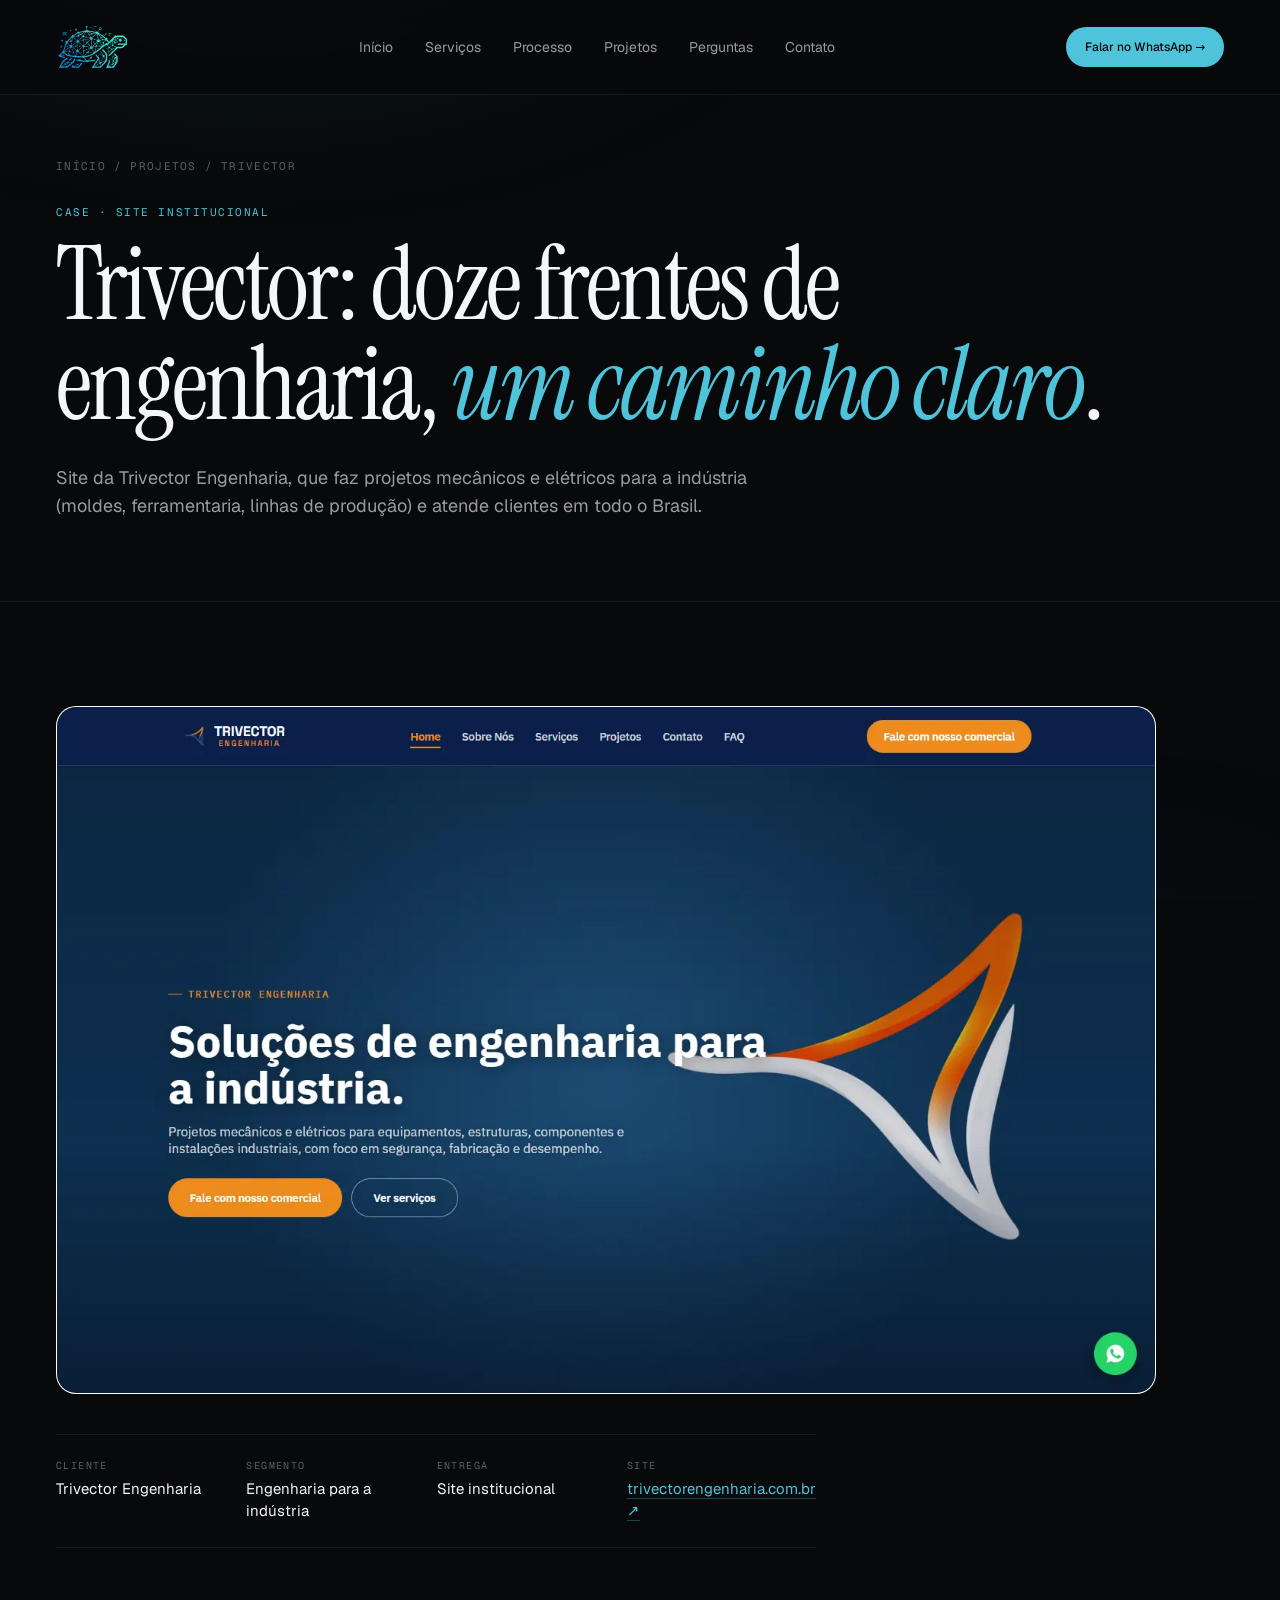
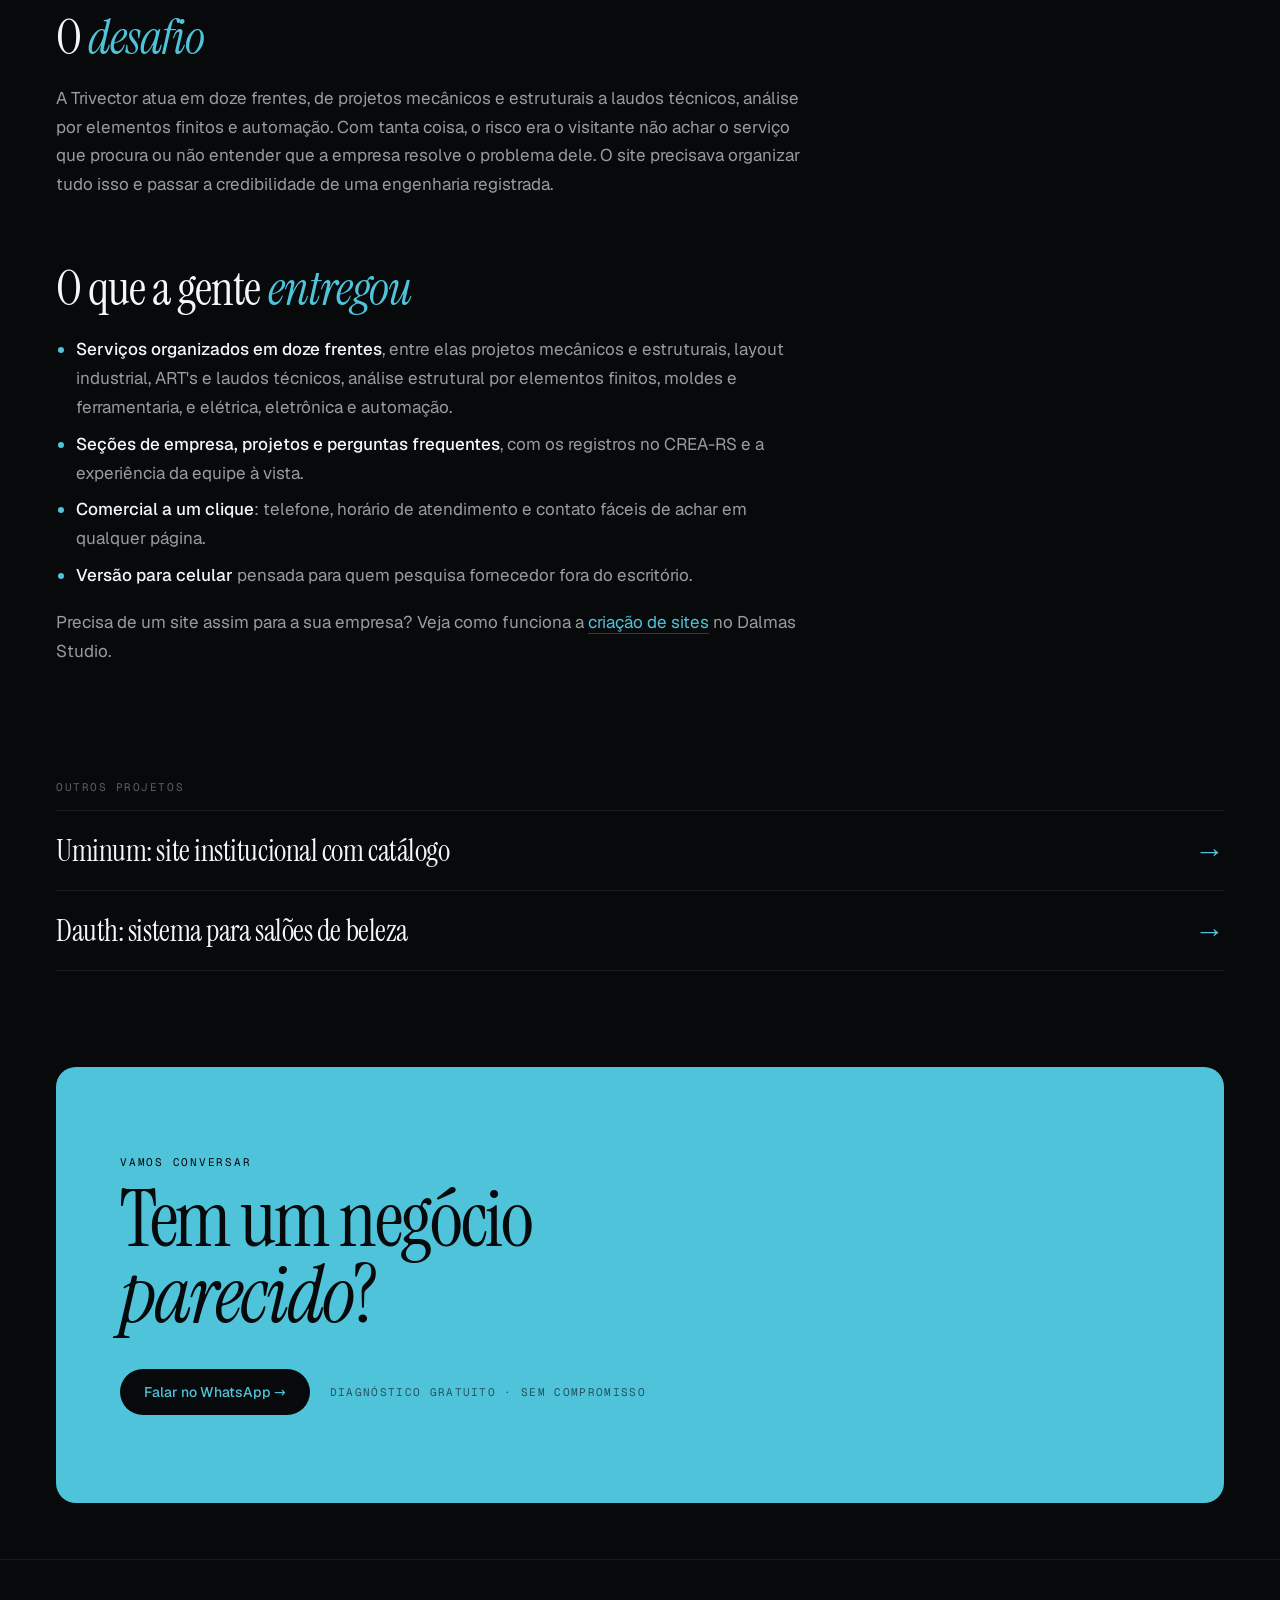
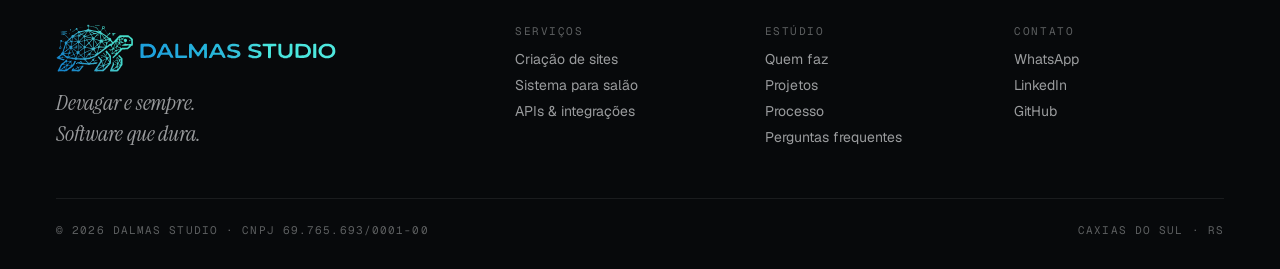
<file: cases/trivector/index.html>
<!DOCTYPE html>
<html lang="pt-BR">

<head>
  <meta charset="UTF-8">
  <meta name="viewport" content="width=device-width, initial-scale=1.0">
  <title>Case Trivector: site de engenharia | Dalmas Studio</title>
  <meta name="description"
    content="Site da Trivector Engenharia: doze frentes de engenharia mecânica e elétrica para a indústria organizadas num caminho claro até o comercial.">
  <meta name="robots" content="index, follow">
  <link rel="canonical" href="https://dalmasstudio.com.br/cases/trivector/">

  <meta property="og:type" content="website">
  <meta property="og:url" content="https://dalmasstudio.com.br/cases/trivector/">
  <meta property="og:title" content="Case Trivector: site de engenharia | Dalmas Studio">
  <meta property="og:description"
    content="Site da Trivector Engenharia: doze frentes de engenharia mecânica e elétrica para a indústria organizadas num caminho claro até o comercial.">
  <meta property="og:image" content="https://dalmasstudio.com.br/public/og-image.png">
  <meta property="og:image:width" content="1200">
  <meta property="og:image:height" content="630">
  <meta property="og:locale" content="pt_BR">
  <meta property="og:site_name" content="Dalmas Studio">
  <meta name="twitter:card" content="summary_large_image">

  <link rel="icon" href="/public/favicon.ico" sizes="any">
  <link rel="icon" type="image/png" sizes="32x32" href="/public/favicon-32.png">
  <link rel="apple-touch-icon" sizes="180x180" href="/public/favicon-180.png">

  <link rel="preload" href="/public/fonts/instrument-serif.woff2" as="font" type="font/woff2" crossorigin>
  <link rel="stylesheet" href="/public/css/paginas.css">

  <script type="application/ld+json">
  {
    "@context": "https://schema.org",
    "@graph": [
      {
        "@type": "BreadcrumbList",
        "itemListElement": [
          {
            "@type": "ListItem",
            "position": 1,
            "name": "Início",
            "item": "https://dalmasstudio.com.br/"
          },
          {
            "@type": "ListItem",
            "position": 2,
            "name": "Trivector",
            "item": "https://dalmasstudio.com.br/cases/trivector/"
          }
        ]
      }
    ]
  }
  </script>
</head>

<body>

  <nav class="nav" aria-label="Principal">
    <div class="nav-brand">
      <a href="/"><img src="/public/dalmas-tartaruga.svg" alt="Dalmas Studio" width="463" height="293"></a>
    </div>
    <div class="nav-links">
      <a href="/">Início</a>
      <a href="/#servicos">Serviços</a>
      <a href="/#processo">Processo</a>
      <a href="/#projetos">Projetos</a>
      <a href="/#faq">Perguntas</a>
      <a href="#contato">Contato</a>
    </div>
    <a href="https://wa.me/5554984096156" target="_blank" rel="noopener" class="btn btn-primary nav-cta">Falar no
      WhatsApp →</a>
    <button class="nav-toggle" type="button" aria-expanded="false" aria-controls="menu-mobile" aria-label="Abrir menu"><span></span><span></span></button>
  </nav>

  <div class="menu-mobile" id="menu-mobile">
    <nav aria-label="Menu"></nav>
    <p class="menu-tag">Devagar e sempre.</p>
  </div>

  <main>
    <header class="page-head">
      <ol class="crumbs">
        <li><a href="/">Início</a></li>
        <li><a href="/#projetos">Projetos</a></li>
        <li>Trivector</li>
      </ol>
      <p class="eyebrow">Case · Site institucional</p>
      <h1>Trivector: doze frentes de engenharia, <em>um caminho claro</em>.</h1>
      <p class="lead">
        Site da Trivector Engenharia, que faz projetos mecânicos e elétricos para a indústria (moldes, ferramentaria, linhas de produção) e atende clientes em todo o Brasil.
      </p>
    </header>

    <article class="prose">
      <figure class="shot">
        <img src="/public/portfolio/trivector-desktop.webp" alt="Página inicial da Trivector no computador" width="1440" height="2700">
      </figure>

      <dl class="facts">
        <div><dt>Cliente</dt><dd>Trivector Engenharia</dd></div>
        <div><dt>Segmento</dt><dd>Engenharia para a indústria</dd></div>
        <div><dt>Entrega</dt><dd>Site institucional</dd></div>
        <div><dt>Site</dt><dd><a href="https://trivectorengenharia.com.br" target="_blank" rel="noopener">trivectorengenharia.com.br ↗</a></dd></div>
      </dl>

      <h2>O <em>desafio</em></h2>
      <p>A Trivector atua em doze frentes, de projetos mecânicos e estruturais a laudos técnicos, análise por elementos finitos e automação. Com tanta coisa, o risco era o visitante não achar o serviço que procura ou não entender que a empresa resolve o problema dele. O site precisava organizar tudo isso e passar a credibilidade de uma engenharia registrada.</p>

      <h2>O que a gente <em>entregou</em></h2>
      <ul>
        <li><strong>Serviços organizados em doze frentes</strong>, entre elas projetos mecânicos e estruturais, layout industrial, ART's e laudos técnicos, análise estrutural por elementos finitos, moldes e ferramentaria, e elétrica, eletrônica e automação.</li>
        <li><strong>Seções de empresa, projetos e perguntas frequentes</strong>, com os registros no CREA-RS e a experiência da equipe à vista.</li>
        <li><strong>Comercial a um clique</strong>: telefone, horário de atendimento e contato fáceis de achar em qualquer página.</li>
        <li><strong>Versão para celular</strong> pensada para quem pesquisa fornecedor fora do escritório.</li>
      </ul>
      <!-- TODO: depoimento da Trivector e algum resultado (ex.: contatos pelo site). -->

      <p>Precisa de um site assim para a sua empresa? Veja como funciona a <a href="/criacao-de-sites-caxias-do-sul/">criação de sites</a> no Dalmas Studio.</p>
    </article>

    <nav class="related" aria-label="Outros projetos">
      <h2>Outros projetos</h2>
      <ul>
        <li><a href="/cases/uminum/">Uminum: site institucional com catálogo</a></li>
        <li><a href="/cases/dauth/">Dauth: sistema para salões de beleza</a></li>
      </ul>
    </nav>
  </main>

  <div class="cta-wrap" id="contato">
    <div class="cta">
      <div class="cta-eyebrow">Vamos conversar</div>
      <h2>Tem um negócio<br><em>parecido</em>?</h2>
      <div class="cta-actions">
        <a href="https://wa.me/5554984096156" target="_blank" rel="noopener" class="btn-dark">Falar no WhatsApp →</a>
        <span class="cta-note">Diagnóstico gratuito · Sem compromisso</span>
      </div>
    </div>
  </div>

  <footer class="footer">
    <div class="footer-grid">
      <div class="footer-brand-col">
        <div class="footer-brand">
          <img src="/public/dalmas-studio-logo-horizontal.svg" alt="Dalmas Studio" width="911" height="156" loading="lazy">
        </div>
        <div class="footer-tag">Devagar e sempre.<br>Software que dura.</div>
      </div>
      <div class="footer-nav-cols">
        <div>
          <h4>Serviços</h4>
          <ul>
            <li><a href="/criacao-de-sites-caxias-do-sul/">Criação de sites</a></li>
            <li><a href="/sistema-de-agendamento-para-salao/">Sistema para salão</a></li>
            <li><a href="/#servicos">APIs &amp; integrações</a></li>
          </ul>
        </div>
        <div>
          <h4>Estúdio</h4>
          <ul>
            <li><a href="/#quem-faz">Quem faz</a></li>
            <li><a href="/#projetos">Projetos</a></li>
            <li><a href="/#processo">Processo</a></li>
            <li><a href="/#faq">Perguntas frequentes</a></li>
          </ul>
        </div>
        <div>
          <h4>Contato</h4>
          <ul>
            <li><a href="https://wa.me/5554984096156" target="_blank" rel="noopener">WhatsApp</a></li>
            <li><a href="https://www.linkedin.com/in/augustordalmas/" target="_blank" rel="noopener">LinkedIn</a></li>
            <li><a href="https://github.com/Augustodalmas" target="_blank" rel="noopener">GitHub</a></li>
          </ul>
        </div>
      </div>
    </div>
    <div class="footer-bot">
      <span>© 2026 Dalmas Studio · CNPJ 69.765.693/0001-00</span>
      <span>Caxias do Sul · RS</span>
    </div>
  </footer>

  <script src="/public/js/menu.js" defer></script>
</body>

</html>
</file>
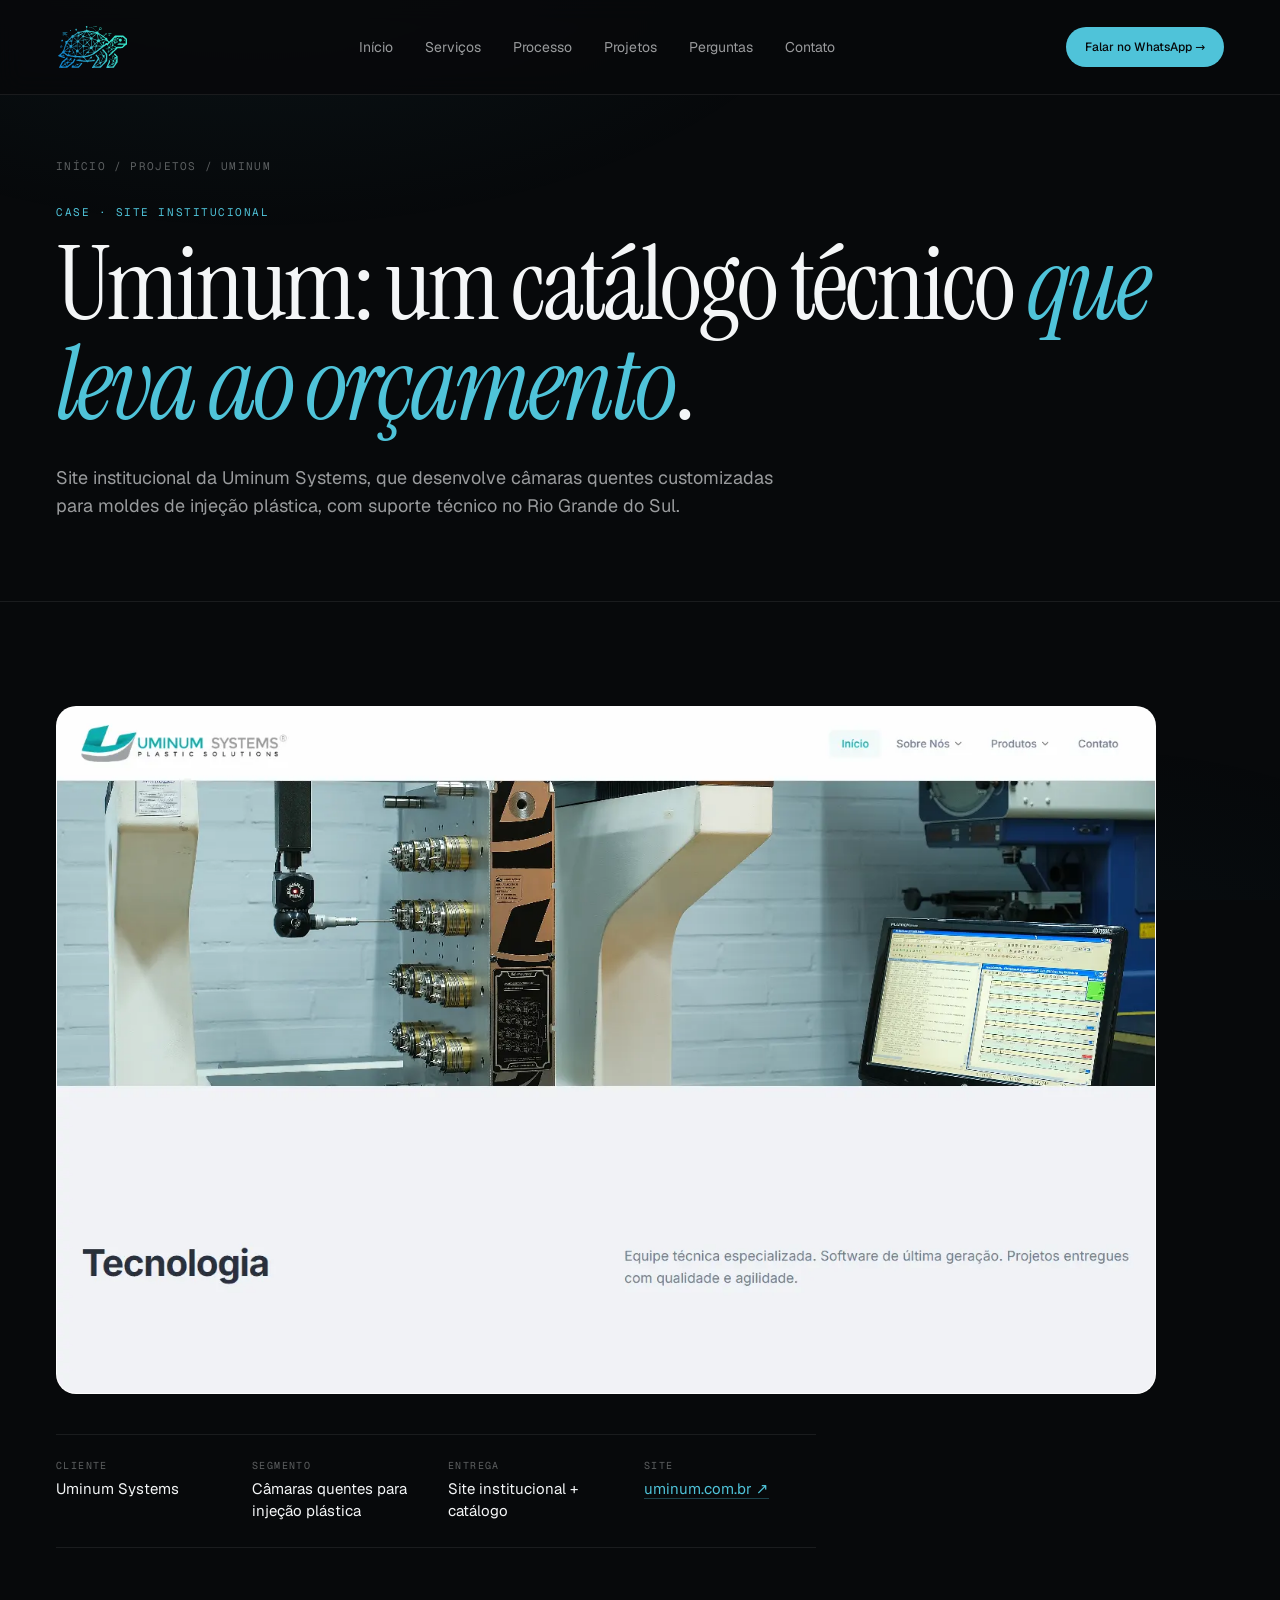
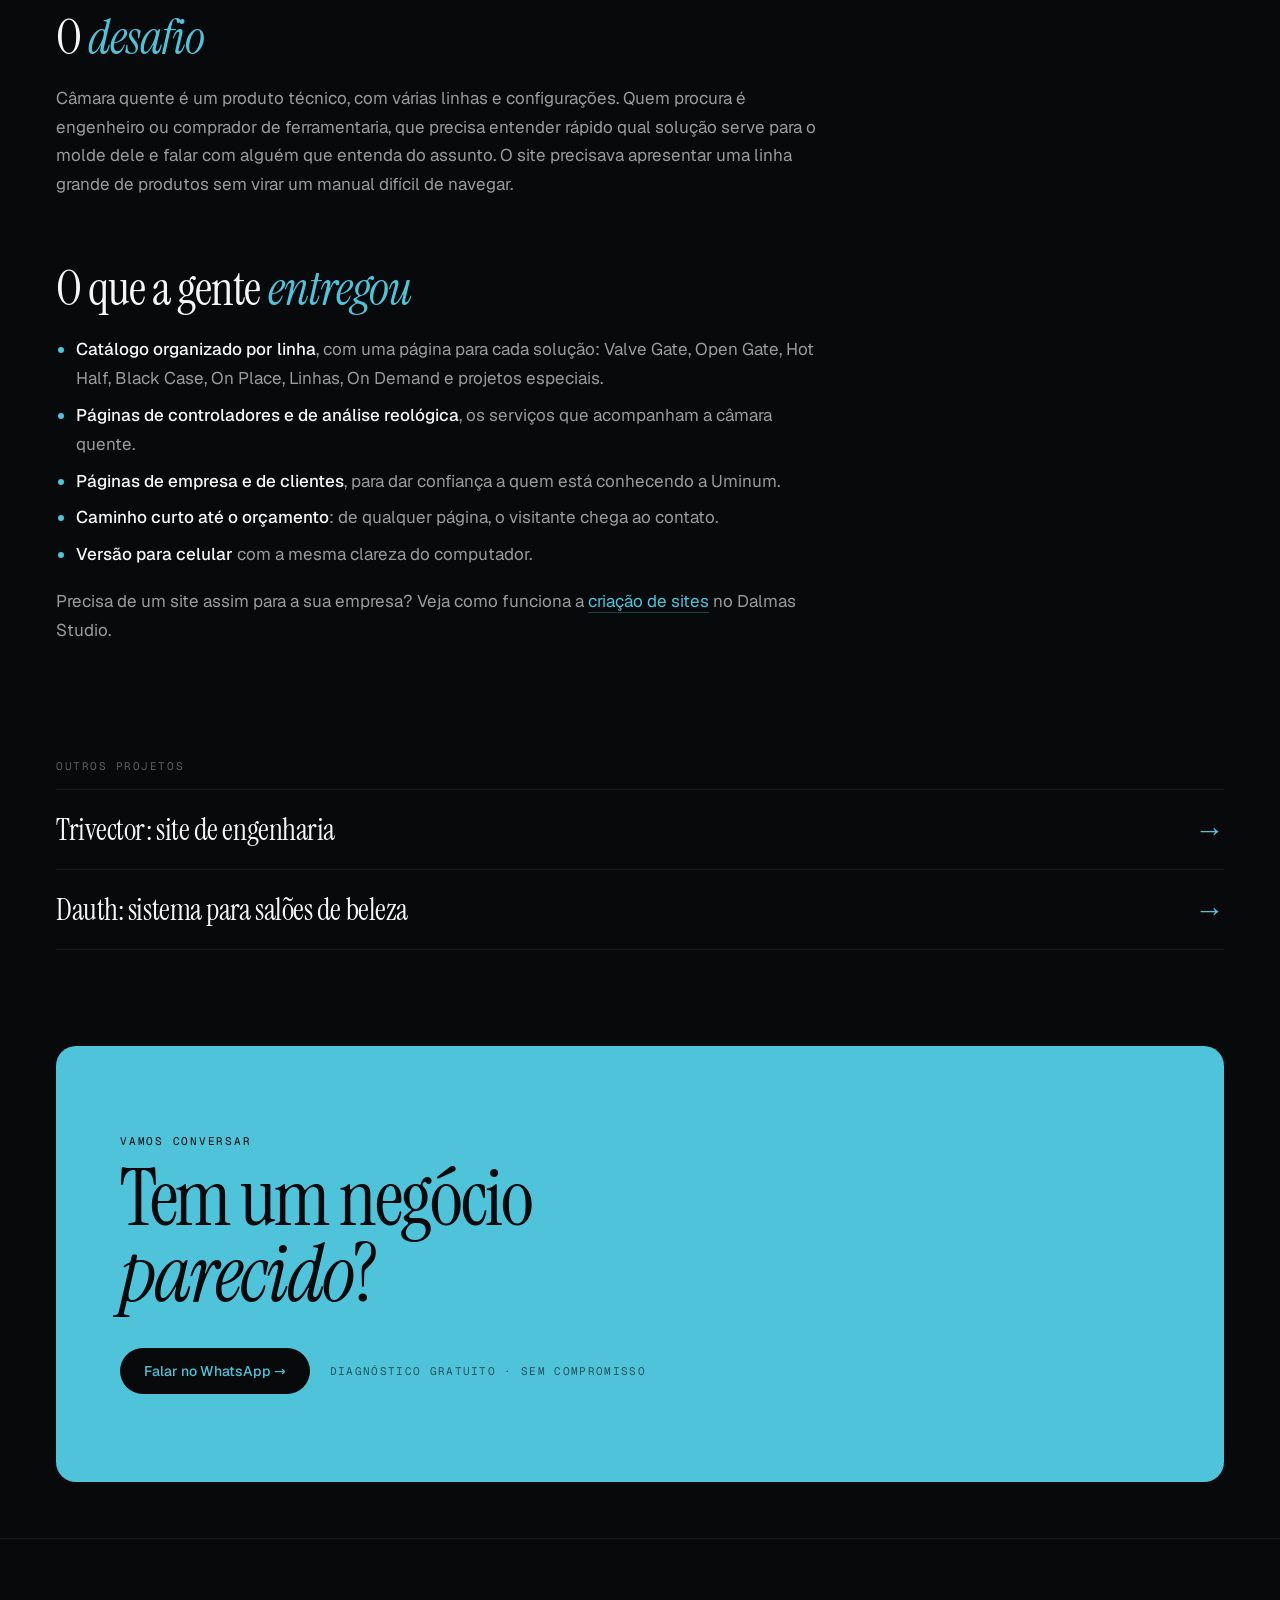
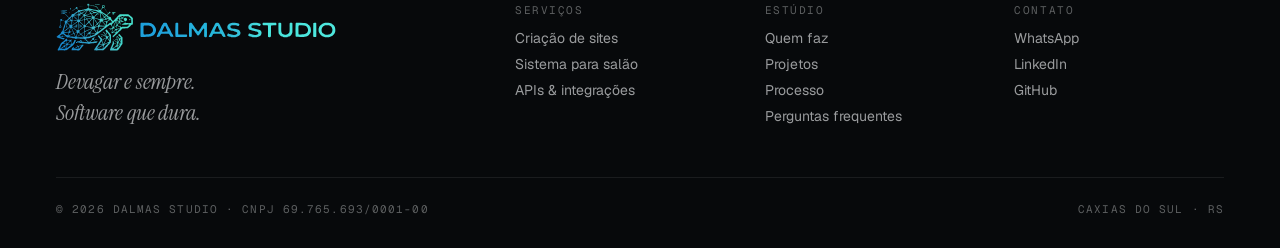
<file: cases/uminum/index.html>
<!DOCTYPE html>
<html lang="pt-BR">

<head>
  <meta charset="UTF-8">
  <meta name="viewport" content="width=device-width, initial-scale=1.0">
  <title>Case Uminum: site institucional industrial | Dalmas Studio</title>
  <meta name="description"
    content="Site institucional da Uminum Systems, de câmaras quentes para injeção plástica: catálogo técnico organizado por linha e caminho curto até o orçamento.">
  <meta name="robots" content="index, follow">
  <link rel="canonical" href="https://dalmasstudio.com.br/cases/uminum/">

  <meta property="og:type" content="website">
  <meta property="og:url" content="https://dalmasstudio.com.br/cases/uminum/">
  <meta property="og:title" content="Case Uminum: site institucional industrial | Dalmas Studio">
  <meta property="og:description"
    content="Site institucional da Uminum Systems, de câmaras quentes para injeção plástica: catálogo técnico organizado por linha e caminho curto até o orçamento.">
  <meta property="og:image" content="https://dalmasstudio.com.br/public/og-image.png">
  <meta property="og:image:width" content="1200">
  <meta property="og:image:height" content="630">
  <meta property="og:locale" content="pt_BR">
  <meta property="og:site_name" content="Dalmas Studio">
  <meta name="twitter:card" content="summary_large_image">

  <link rel="icon" href="/public/favicon.ico" sizes="any">
  <link rel="icon" type="image/png" sizes="32x32" href="/public/favicon-32.png">
  <link rel="apple-touch-icon" sizes="180x180" href="/public/favicon-180.png">

  <link rel="preload" href="/public/fonts/instrument-serif.woff2" as="font" type="font/woff2" crossorigin>
  <link rel="stylesheet" href="/public/css/paginas.css">

  <script type="application/ld+json">
  {
    "@context": "https://schema.org",
    "@graph": [
      {
        "@type": "BreadcrumbList",
        "itemListElement": [
          {
            "@type": "ListItem",
            "position": 1,
            "name": "Início",
            "item": "https://dalmasstudio.com.br/"
          },
          {
            "@type": "ListItem",
            "position": 2,
            "name": "Uminum",
            "item": "https://dalmasstudio.com.br/cases/uminum/"
          }
        ]
      }
    ]
  }
  </script>
</head>

<body>

  <nav class="nav" aria-label="Principal">
    <div class="nav-brand">
      <a href="/"><img src="/public/dalmas-tartaruga.svg" alt="Dalmas Studio" width="463" height="293"></a>
    </div>
    <div class="nav-links">
      <a href="/">Início</a>
      <a href="/#servicos">Serviços</a>
      <a href="/#processo">Processo</a>
      <a href="/#projetos">Projetos</a>
      <a href="/#faq">Perguntas</a>
      <a href="#contato">Contato</a>
    </div>
    <a href="https://wa.me/5554984096156" target="_blank" rel="noopener" class="btn btn-primary nav-cta">Falar no
      WhatsApp →</a>
    <button class="nav-toggle" type="button" aria-expanded="false" aria-controls="menu-mobile" aria-label="Abrir menu"><span></span><span></span></button>
  </nav>

  <div class="menu-mobile" id="menu-mobile">
    <nav aria-label="Menu"></nav>
    <p class="menu-tag">Devagar e sempre.</p>
  </div>

  <main>
    <header class="page-head">
      <ol class="crumbs">
        <li><a href="/">Início</a></li>
        <li><a href="/#projetos">Projetos</a></li>
        <li>Uminum</li>
      </ol>
      <p class="eyebrow">Case · Site institucional</p>
      <h1>Uminum: um catálogo técnico <em>que leva ao orçamento</em>.</h1>
      <p class="lead">
        Site institucional da Uminum Systems, que desenvolve câmaras quentes customizadas para moldes de injeção plástica, com suporte técnico no Rio Grande do Sul.
      </p>
    </header>

    <article class="prose">
      <figure class="shot">
        <img src="/public/portfolio/uminum-desktop.webp" alt="Página inicial da Uminum no computador" width="1440" height="2700">
      </figure>

      <dl class="facts">
        <div><dt>Cliente</dt><dd>Uminum Systems</dd></div>
        <div><dt>Segmento</dt><dd>Câmaras quentes para injeção plástica</dd></div>
        <div><dt>Entrega</dt><dd>Site institucional + catálogo</dd></div>
        <div><dt>Site</dt><dd><a href="https://uminum.com.br" target="_blank" rel="noopener">uminum.com.br ↗</a></dd></div>
      </dl>

      <h2>O <em>desafio</em></h2>
      <p>Câmara quente é um produto técnico, com várias linhas e configurações. Quem procura é engenheiro ou comprador de ferramentaria, que precisa entender rápido qual solução serve para o molde dele e falar com alguém que entenda do assunto. O site precisava apresentar uma linha grande de produtos sem virar um manual difícil de navegar.</p>

      <h2>O que a gente <em>entregou</em></h2>
      <ul>
        <li><strong>Catálogo organizado por linha</strong>, com uma página para cada solução: Valve Gate, Open Gate, Hot Half, Black Case, On Place, Linhas, On Demand e projetos especiais.</li>
        <li><strong>Páginas de controladores e de análise reológica</strong>, os serviços que acompanham a câmara quente.</li>
        <li><strong>Páginas de empresa e de clientes</strong>, para dar confiança a quem está conhecendo a Uminum.</li>
        <li><strong>Caminho curto até o orçamento</strong>: de qualquer página, o visitante chega ao contato.</li>
        <li><strong>Versão para celular</strong> com a mesma clareza do computador.</li>
      </ul>
      <!-- TODO: depoimento da Uminum e algum resultado (ex.: pedidos de orçamento pelo site). -->

      <p>Precisa de um site assim para a sua empresa? Veja como funciona a <a href="/criacao-de-sites-caxias-do-sul/">criação de sites</a> no Dalmas Studio.</p>
    </article>

    <nav class="related" aria-label="Outros projetos">
      <h2>Outros projetos</h2>
      <ul>
        <li><a href="/cases/trivector/">Trivector: site de engenharia</a></li>
        <li><a href="/cases/dauth/">Dauth: sistema para salões de beleza</a></li>
      </ul>
    </nav>
  </main>

  <div class="cta-wrap" id="contato">
    <div class="cta">
      <div class="cta-eyebrow">Vamos conversar</div>
      <h2>Tem um negócio<br><em>parecido</em>?</h2>
      <div class="cta-actions">
        <a href="https://wa.me/5554984096156" target="_blank" rel="noopener" class="btn-dark">Falar no WhatsApp →</a>
        <span class="cta-note">Diagnóstico gratuito · Sem compromisso</span>
      </div>
    </div>
  </div>

  <footer class="footer">
    <div class="footer-grid">
      <div class="footer-brand-col">
        <div class="footer-brand">
          <img src="/public/dalmas-studio-logo-horizontal.svg" alt="Dalmas Studio" width="911" height="156" loading="lazy">
        </div>
        <div class="footer-tag">Devagar e sempre.<br>Software que dura.</div>
      </div>
      <div class="footer-nav-cols">
        <div>
          <h4>Serviços</h4>
          <ul>
            <li><a href="/criacao-de-sites-caxias-do-sul/">Criação de sites</a></li>
            <li><a href="/sistema-de-agendamento-para-salao/">Sistema para salão</a></li>
            <li><a href="/#servicos">APIs &amp; integrações</a></li>
          </ul>
        </div>
        <div>
          <h4>Estúdio</h4>
          <ul>
            <li><a href="/#quem-faz">Quem faz</a></li>
            <li><a href="/#projetos">Projetos</a></li>
            <li><a href="/#processo">Processo</a></li>
            <li><a href="/#faq">Perguntas frequentes</a></li>
          </ul>
        </div>
        <div>
          <h4>Contato</h4>
          <ul>
            <li><a href="https://wa.me/5554984096156" target="_blank" rel="noopener">WhatsApp</a></li>
            <li><a href="https://www.linkedin.com/in/augustordalmas/" target="_blank" rel="noopener">LinkedIn</a></li>
            <li><a href="https://github.com/Augustodalmas" target="_blank" rel="noopener">GitHub</a></li>
          </ul>
        </div>
      </div>
    </div>
    <div class="footer-bot">
      <span>© 2026 Dalmas Studio · CNPJ 69.765.693/0001-00</span>
      <span>Caxias do Sul · RS</span>
    </div>
  </footer>

  <script src="/public/js/menu.js" defer></script>
</body>

</html>
</file>
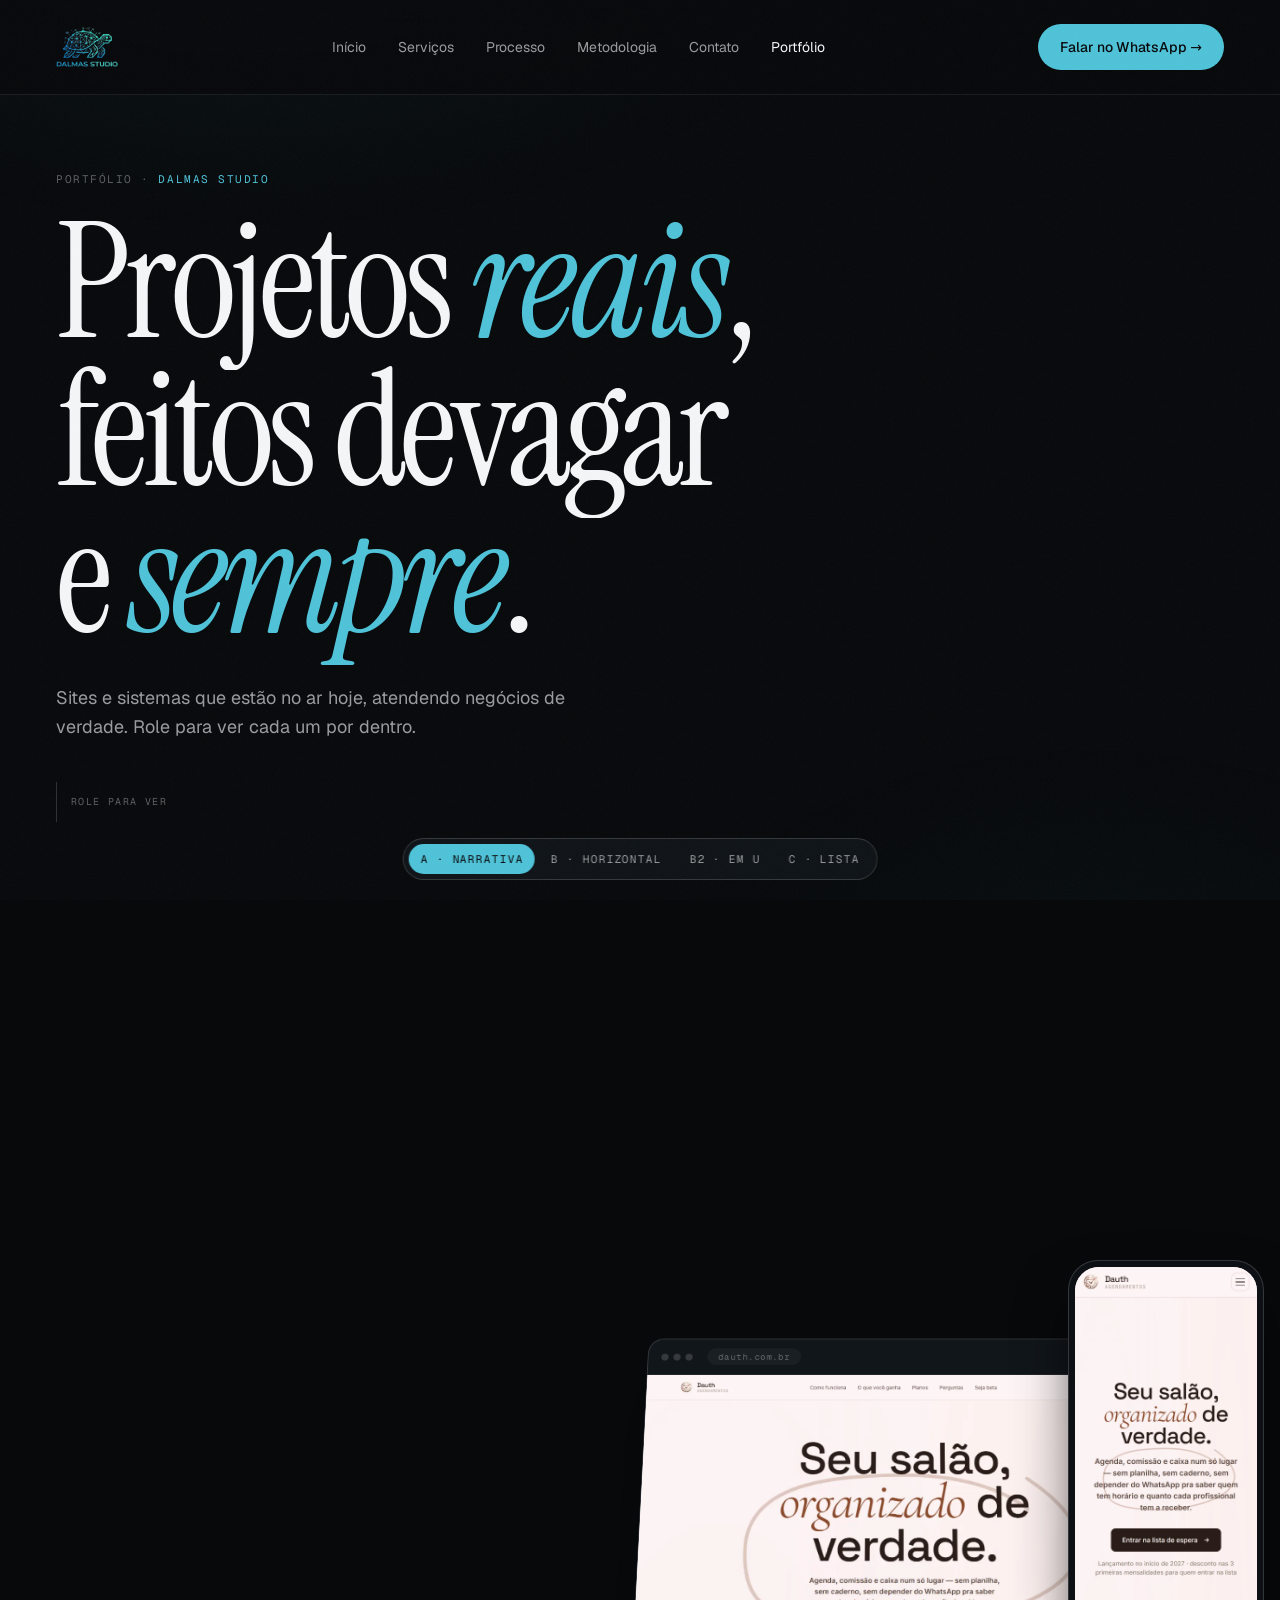
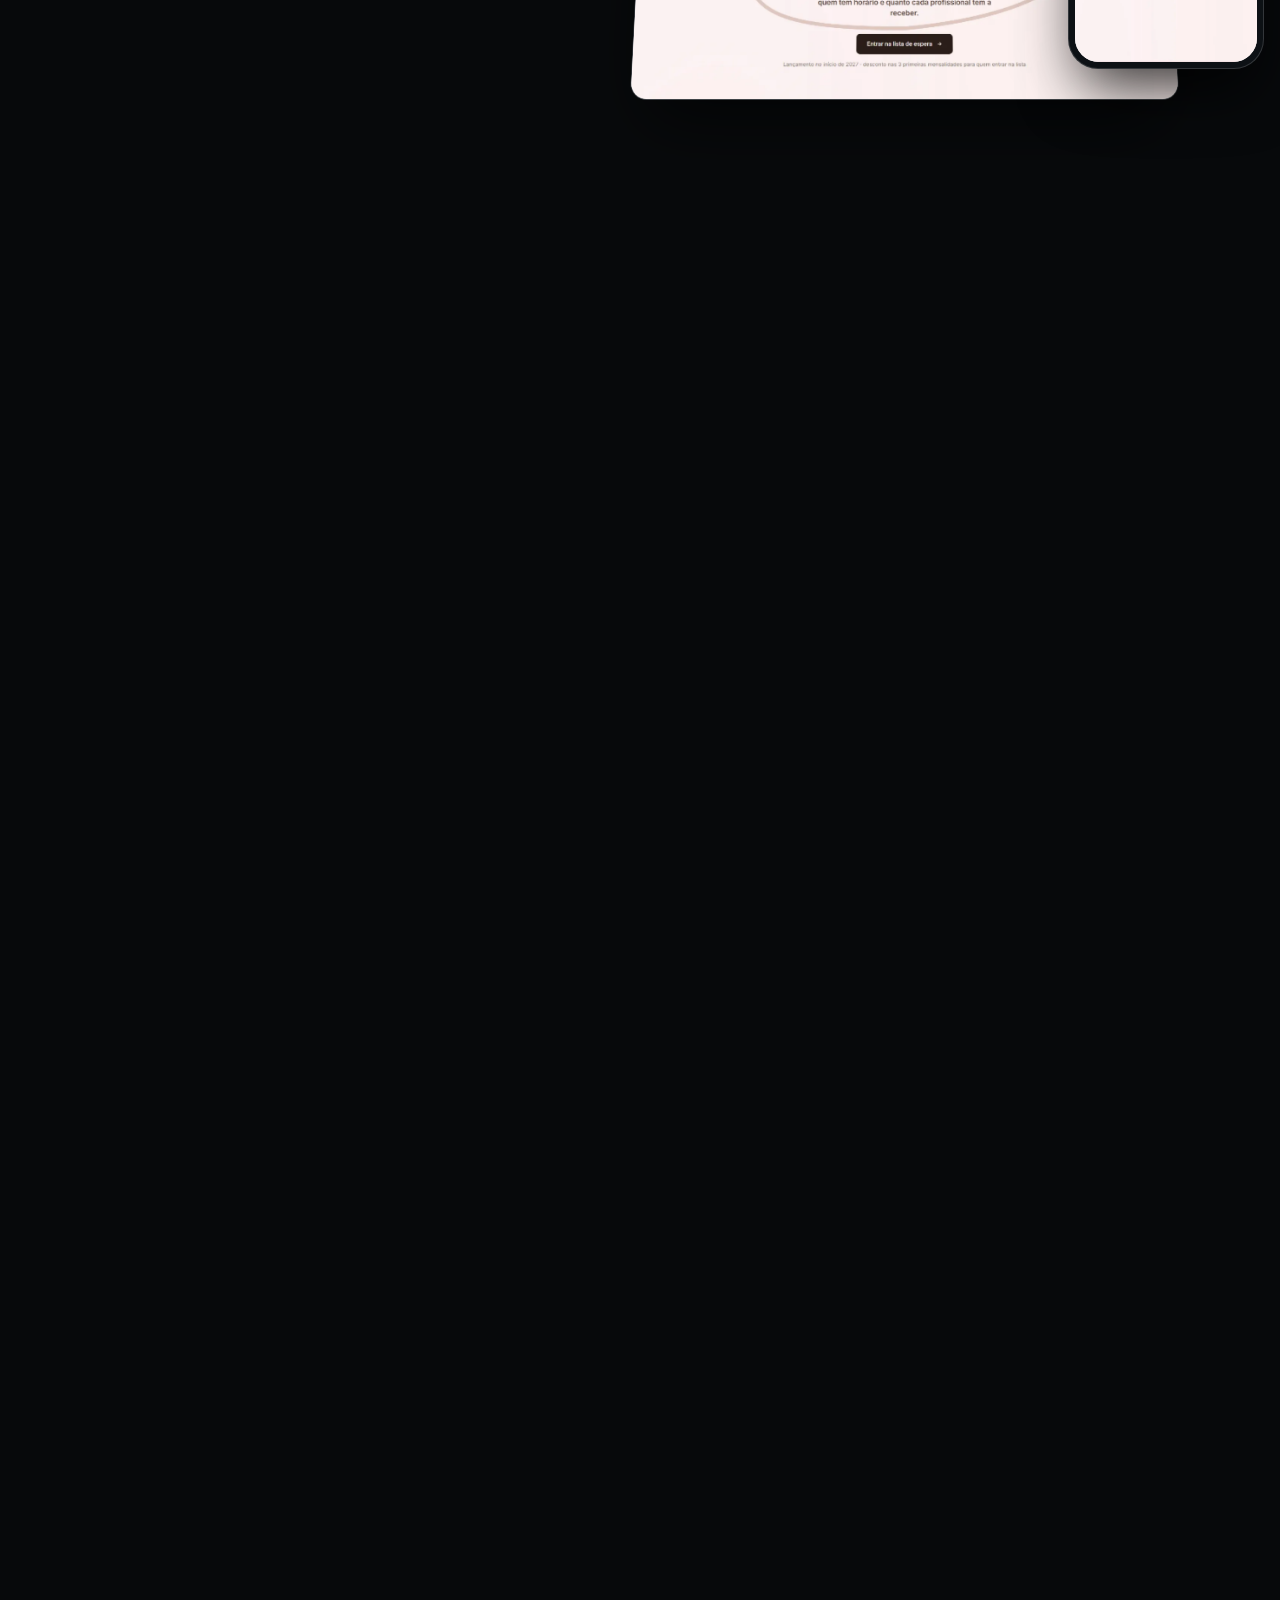
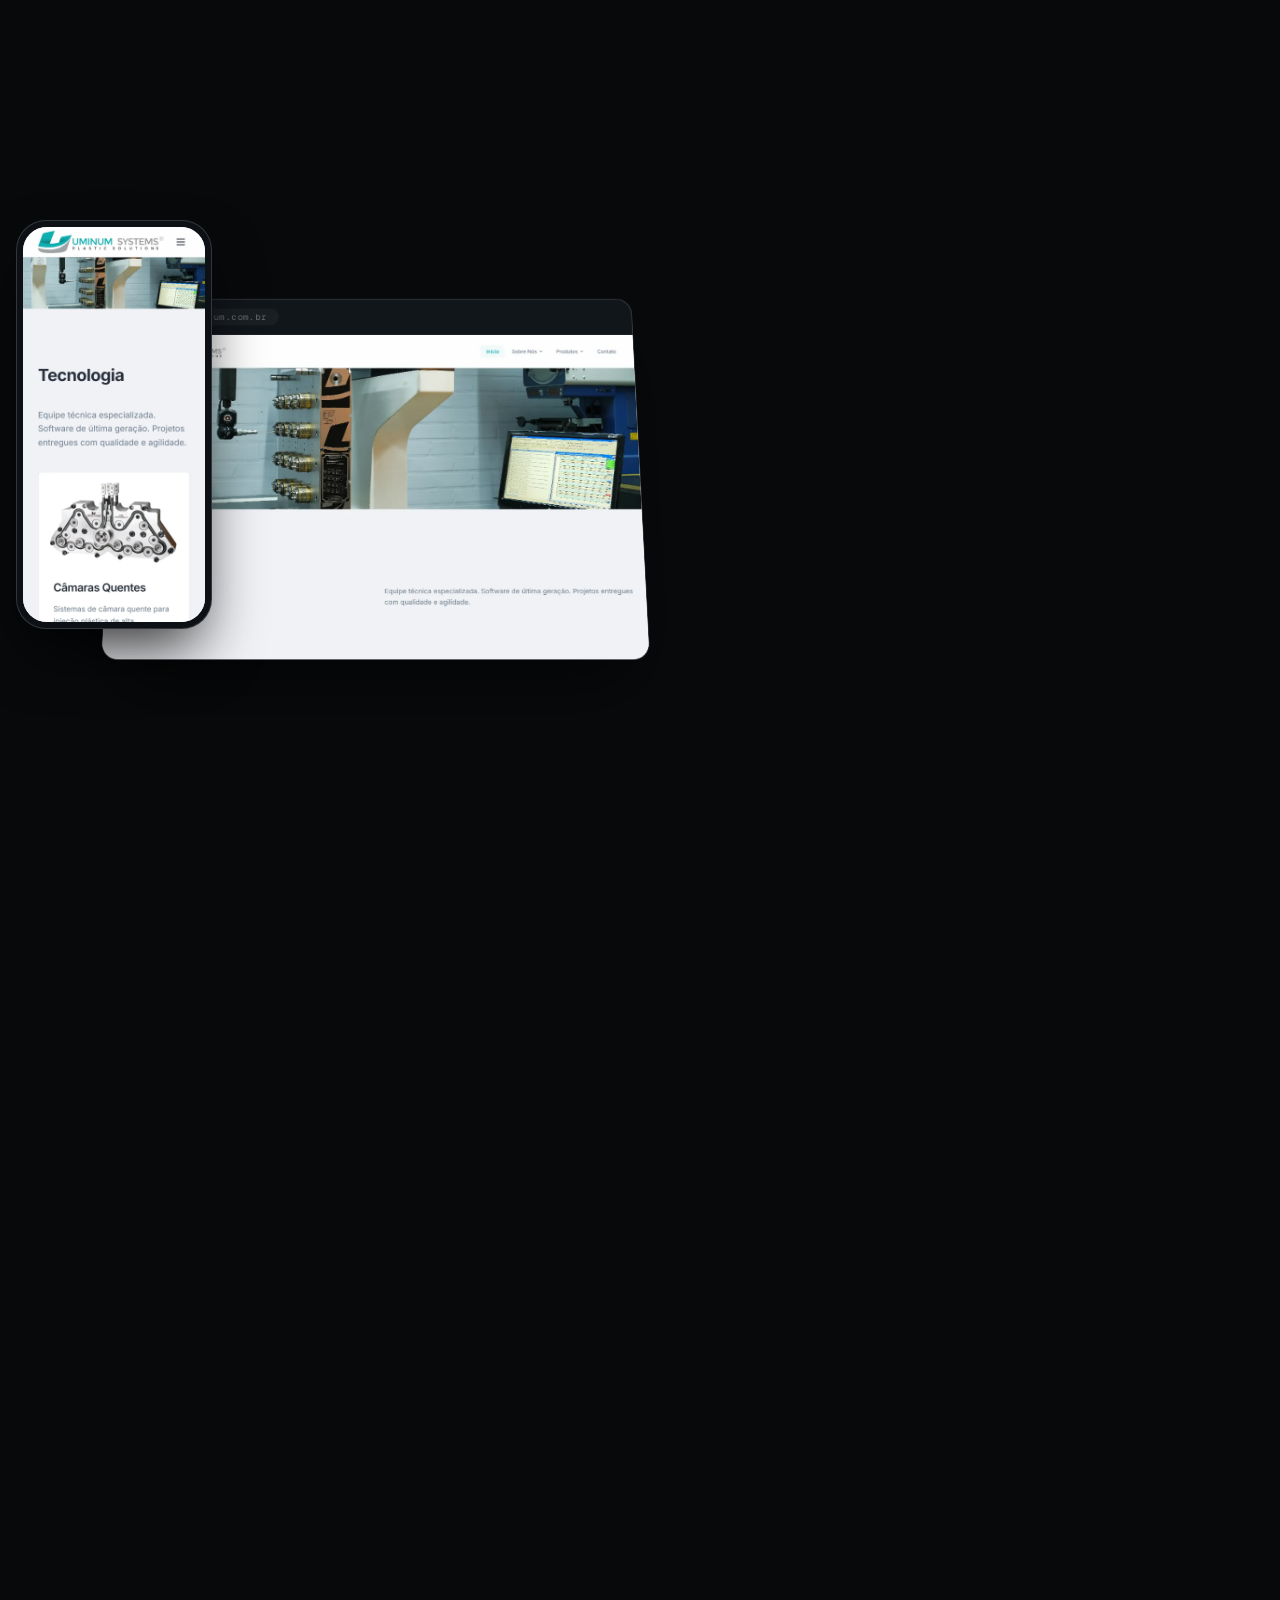
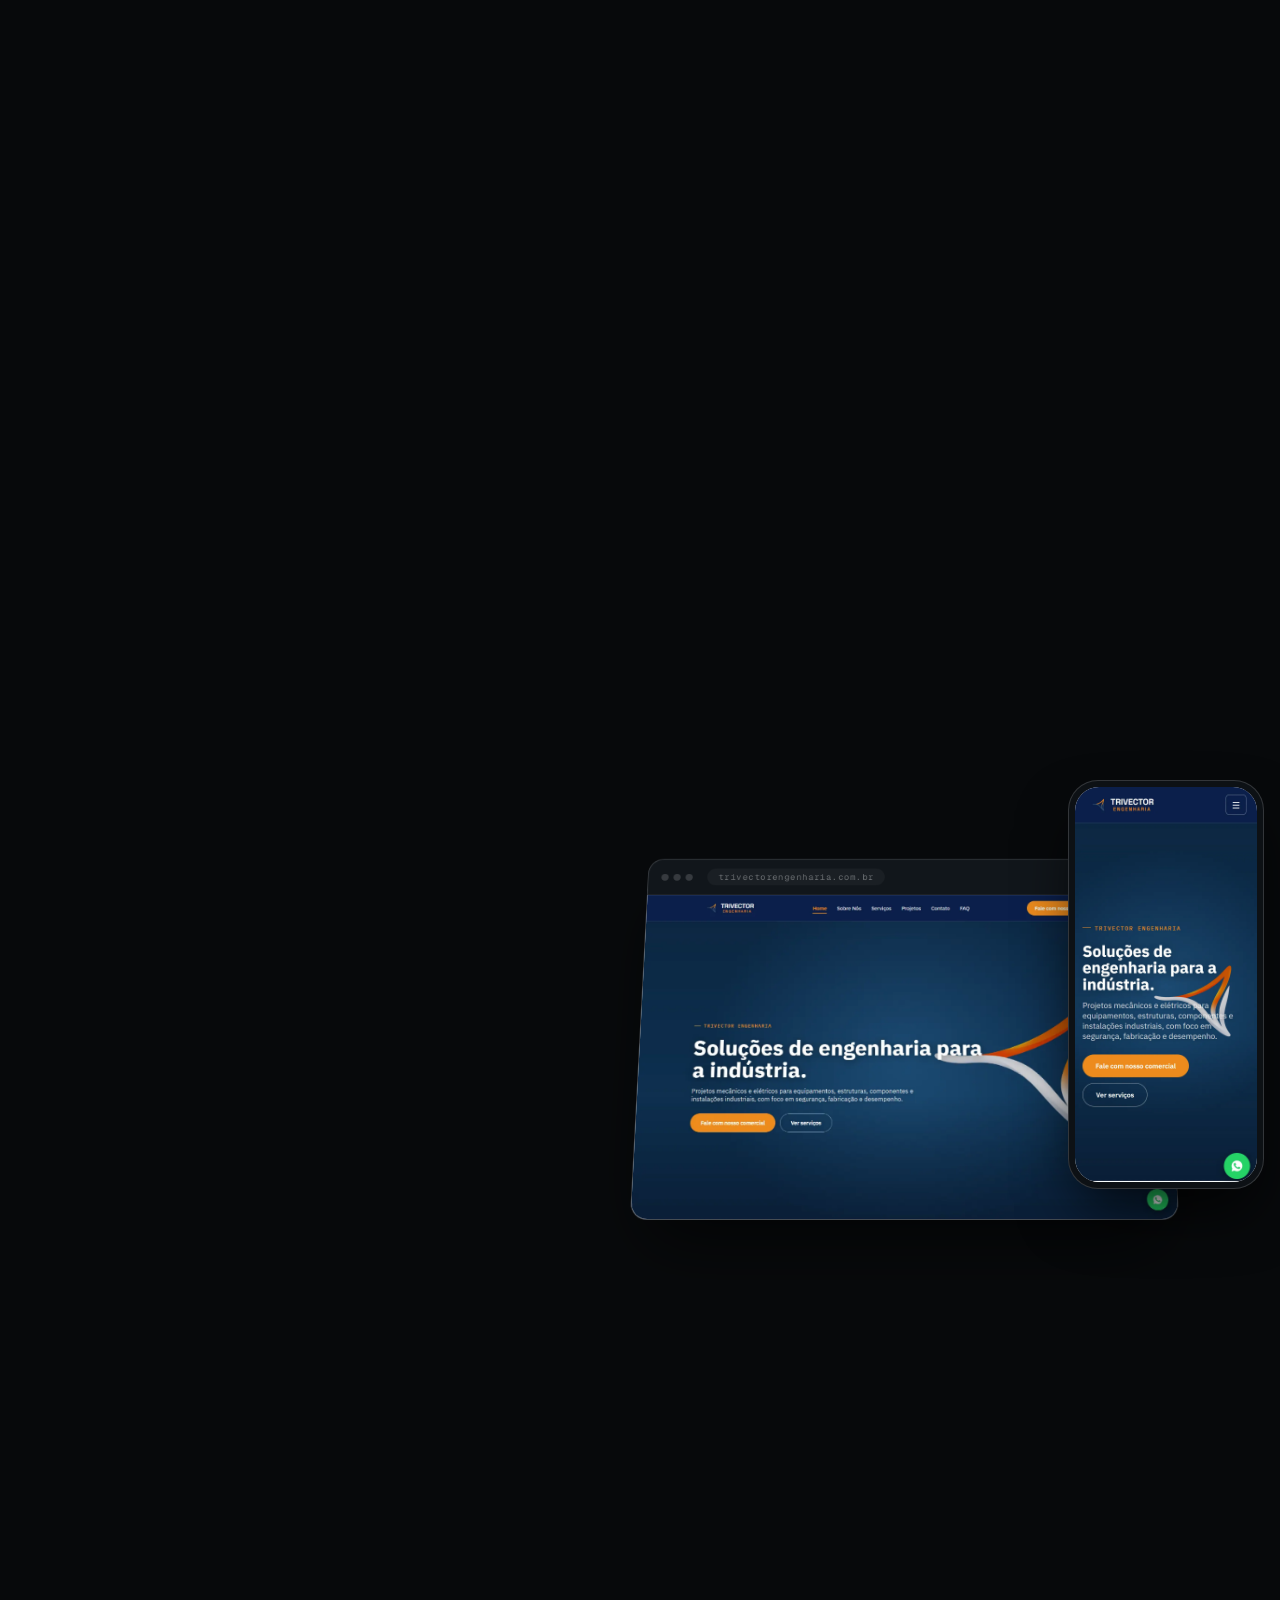
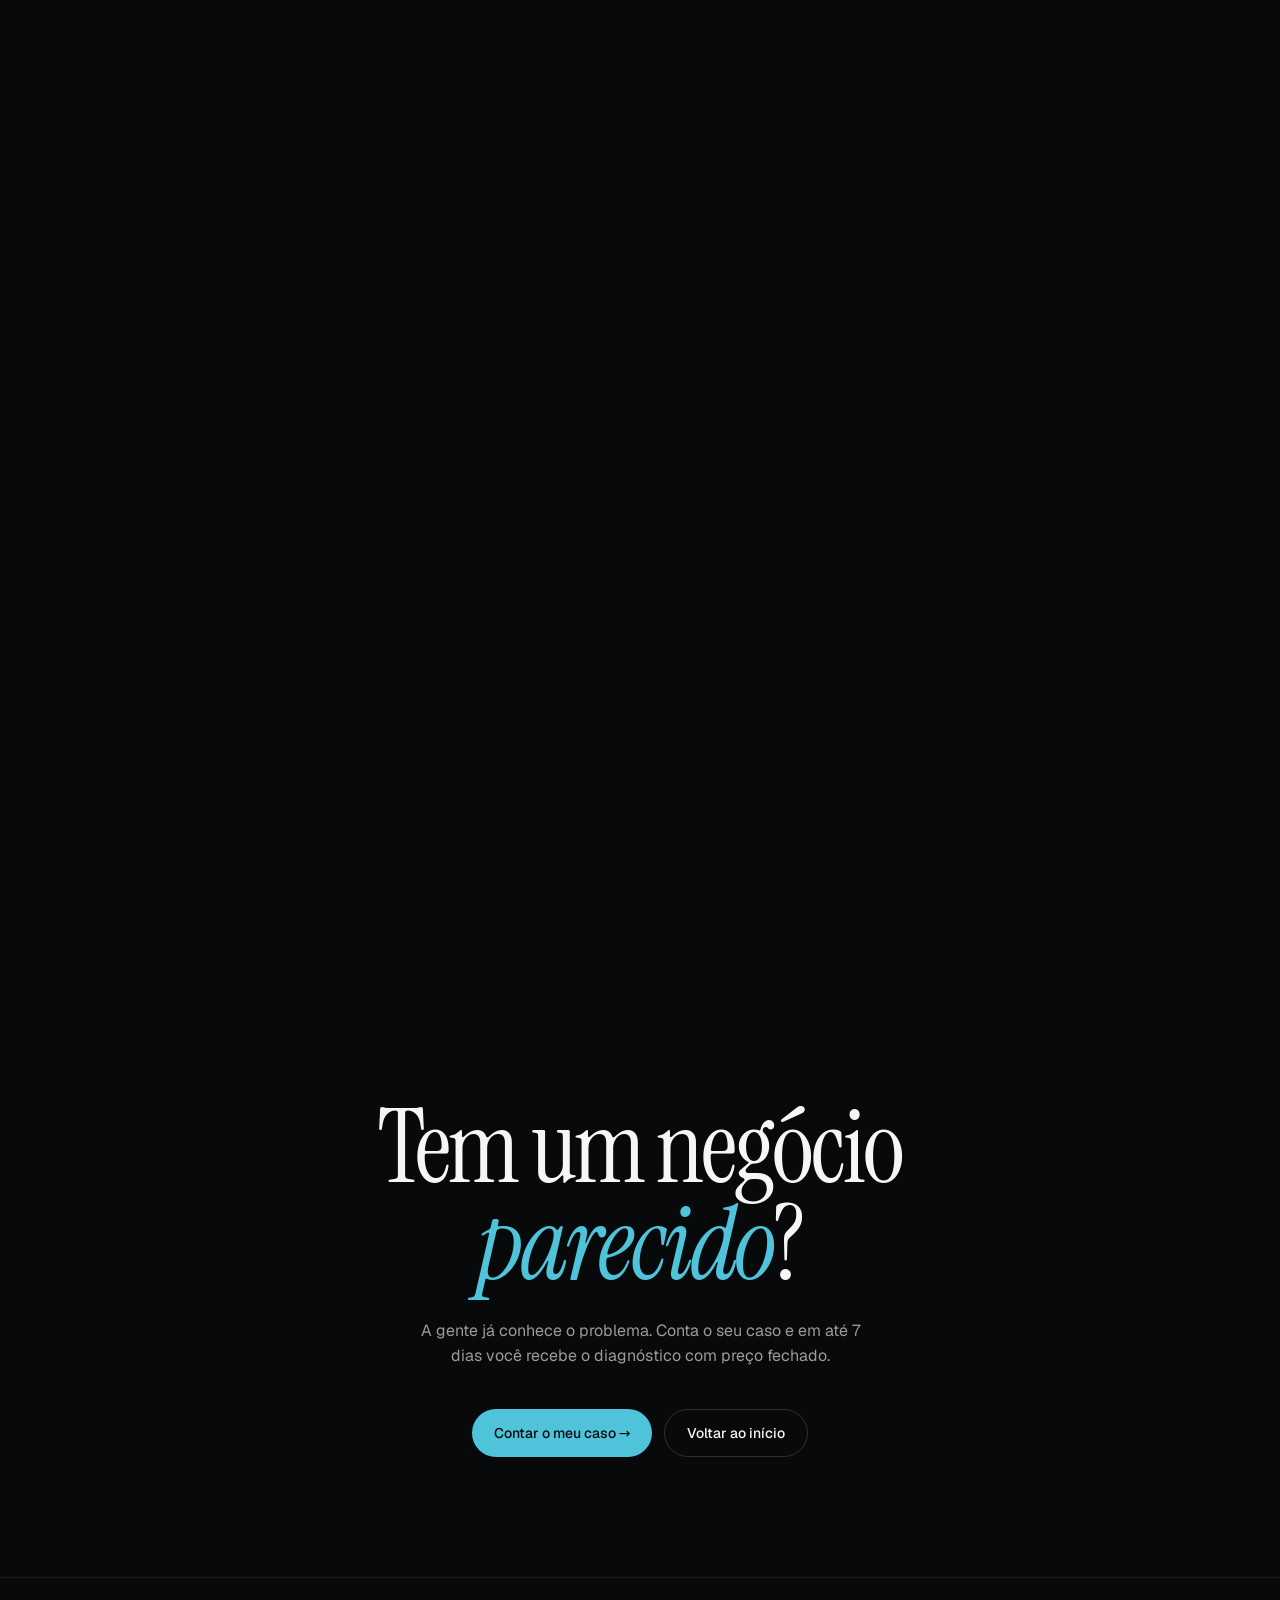
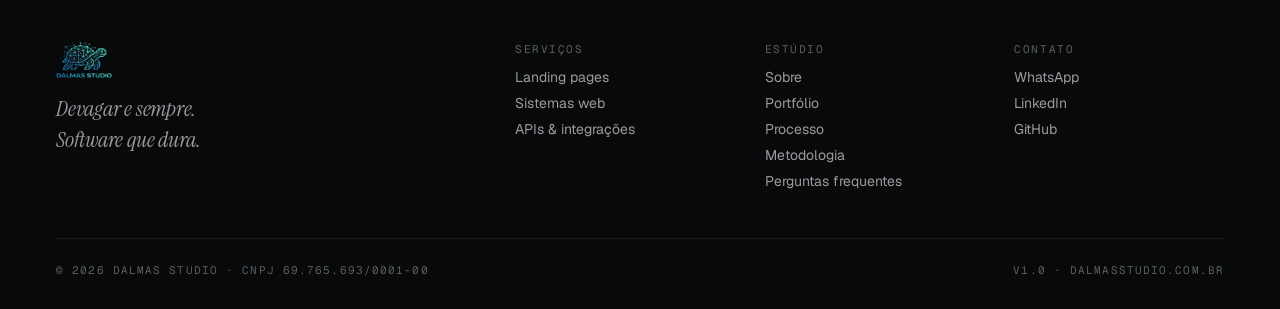
<file: prototipos/a.html>
<!DOCTYPE html>
<html lang="pt-BR">

<head>
  <meta charset="UTF-8">
  <meta name="viewport" content="width=device-width, initial-scale=1.0">
  <title>Protótipo A · Narrativa full-bleed | Portfólio Dalmas Studio</title>
  <meta name="robots" content="noindex">
  <link rel="icon" href="/public/favicon.ico" sizes="any">
  <link rel="preload" href="/public/fonts/geist.woff2" as="font" type="font/woff2" crossorigin>
  <link rel="preload" href="/public/fonts/instrument-serif.woff2" as="font" type="font/woff2" crossorigin>
  <link rel="stylesheet" href="/prototipos/base.css">
  <style>
    /* ─── A · Narrativa full-bleed ─── */
    .pa-proj {
      position: relative;
      display: flex;
      align-items: center;
      padding: 64px 20px;
      overflow: hidden;
    }

    /* numeral gigante vazado ao fundo */
    .pa-ghost {
      position: absolute;
      right: -2vw;
      top: 50%;
      margin-top: -0.5em;
      font-family: var(--font-display);
      font-style: italic;
      font-size: clamp(240px, 42vw, 680px);
      line-height: 1;
      letter-spacing: -0.05em;
      color: transparent;
      -webkit-text-stroke: 1px var(--line-strong);
      pointer-events: none;
      user-select: none;
    }

    .pa-glow {
      position: absolute;
      inset: 0;
      pointer-events: none;
      background: radial-gradient(ellipse 55% 50% at 70% 55%, rgba(var(--accent), 0.16) 0%, transparent 70%);
    }

    .pa-inner {
      position: relative;
      width: 100%;
      max-width: 1400px;
      margin: 0 auto;
      display: grid;
      gap: 56px;
    }

    .pa-num {
      font-family: var(--font-mono);
      font-size: 11px;
      letter-spacing: 0.14em;
      text-transform: uppercase;
      color: var(--ink-faint);
      margin: 0 0 20px;
      display: flex;
      align-items: center;
      gap: 10px;
    }

    .pa-num::before {
      content: '';
      width: 8px;
      height: 8px;
      border-radius: 50%;
      background: rgb(var(--accent));
      box-shadow: 0 0 16px rgba(var(--accent), 0.8);
    }

    .pa-num b { color: var(--ink); font-weight: 400; }

    .pa-name {
      font-family: var(--font-display);
      font-weight: 400;
      font-size: clamp(64px, 12vw, 152px);
      line-height: 0.9;
      letter-spacing: -0.04em;
      margin: 0;
    }

    .pa-kind {
      font-family: var(--font-display);
      font-size: clamp(22px, 2.6vw, 32px);
      line-height: 1.15;
      letter-spacing: -0.015em;
      margin: 16px 0 24px;
      color: var(--ink-dim);
    }

    .pa-kind em { font-style: italic; color: var(--shell); }

    .pa-desc {
      font-size: 16px;
      line-height: 1.65;
      color: var(--ink-dim);
      margin: 0 0 28px;
      max-width: 440px;
    }

    .pa-text .tags { margin-bottom: 32px; }

    .pa-visual {
      position: relative;
      perspective: 1600px;
      padding-bottom: 48px;
    }

    .pa-visual .mock-browser { transform-origin: 50% 100%; }

    .pa-visual .mock-phone {
      position: absolute;
      right: -6px;
      bottom: 0;
      width: 112px;
      padding: 4px;
      border-radius: 22px;
    }

    .pa-visual .mock-phone .mock-screen { border-radius: 18px; }

    @media (min-width: 768px) {
      .pa-proj { padding: 96px 40px; }
      .pa-visual .mock-phone { width: 168px; padding: 6px; border-radius: 30px; right: -20px; }
      .pa-visual .mock-phone .mock-screen { border-radius: 24px; }
    }

    @media (min-width: 1024px) {
      /* 96px de nav fixa no topo: o conteúdo centraliza no espaço visível */
      .pa-proj { height: 100svh; padding: 136px 56px 40px; }

      .pa-inner {
        grid-template-columns: 5fr 7fr;
        align-items: center;
        gap: 72px;
      }

      /* alterna o lado do mockup a cada projeto */
      .pa-proj.is-flip .pa-inner { grid-template-columns: 7fr 5fr; }
      .pa-proj.is-flip .pa-text { order: 2; }
      .pa-proj.is-flip .pa-ghost { right: auto; left: -2vw; }
      .pa-proj.is-flip .pa-glow { background: radial-gradient(ellipse 55% 50% at 30% 55%, rgba(var(--accent), 0.16) 0%, transparent 70%); }
      .pa-proj.is-flip .mock-phone { right: auto; left: -40px; }

      .pa-visual { padding-bottom: 0; }
      .pa-visual .mock-phone { width: 196px; right: -40px; bottom: -48px; }
    }
  </style>
</head>

<body>

  <nav class="nav" aria-label="Principal">
    <div class="nav-brand">
      <a href="/"><img src="/public/logo-dalmas-full.png" alt="Dalmas Studio" width="314" height="201"></a>
    </div>
    <div class="nav-links">
      <a href="/">Início</a>
      <a href="/#servicos">Serviços</a>
      <a href="/#processo">Processo</a>
      <a href="/#metodologia">Metodologia</a>
      <a href="/#contato">Contato</a>
      <a class="active" href="/portfolio/" aria-current="page">Portfólio</a>
    </div>
    <a href="https://wa.me/5554984096156" target="_blank" rel="noopener" class="btn btn-primary nav-cta">Falar no WhatsApp →</a>
  </nav>

  <main>
    <header class="p-hero">
      <p class="eyebrow">Portfólio · <b>Dalmas Studio</b></p>
      <h1 class="p-title">
        <span class="line"><span>Projetos <em>reais</em>,</span></span>
        <span class="line"><span>feitos devagar</span></span>
        <span class="line"><span>e <em>sempre</em>.</span></span>
      </h1>
      <p class="p-sub">Sites e sistemas que estão no ar hoje, atendendo negócios de verdade. Role para ver cada um por dentro.</p>
      <div class="p-scroll"><i></i>Role para ver</div>
    </header>

    <!-- 01 · Dauth -->
    <section class="pa-proj" style="--accent: 176, 98, 62">
      <div class="pa-glow"></div>
      <span class="pa-ghost" aria-hidden="true">01</span>
      <div class="pa-inner">
        <div class="pa-text">
          <p class="pa-num"><b>01</b> / 03 · Sistema web</p>
          <h2 class="pa-name"><span class="line"><span>Dauth</span></span></h2>
          <p class="pa-kind">Agendamento para <em>salões de beleza</em></p>
          <p class="pa-desc">Agenda, comissões e caixa num só lugar. Cada profissional tem seu login, a cliente agenda por um link e a dona do salão acompanha o faturamento sem planilha.</p>
          <ul class="tags">
            <li>Sistema web</li>
            <li>Agenda online</li>
            <li>Comissões</li>
            <li>Caixa</li>
          </ul>
          <a class="proj-link" href="https://dauth.com.br" target="_blank" rel="noopener">dauth.com.br <span>↗</span></a>
        </div>
        <div class="pa-visual">
          <figure class="mock-browser">
            <div class="mock-bar"><span></span><span></span><span></span><em>dauth.com.br</em></div>
            <div class="mock-screen"><img src="/public/portfolio/dauth-desktop.webp" alt="Página inicial do Dauth no computador" width="1440" height="2700"></div>
          </figure>
          <figure class="mock-phone">
            <div class="mock-screen"><img src="/public/portfolio/dauth-mobile.webp" alt="Dauth no celular" width="780" height="4800" loading="lazy"></div>
          </figure>
        </div>
      </div>
    </section>

    <!-- 02 · Uminum -->
    <section class="pa-proj is-flip" style="--accent: 26, 167, 161">
      <div class="pa-glow"></div>
      <span class="pa-ghost" aria-hidden="true">02</span>
      <div class="pa-inner">
        <div class="pa-text">
          <p class="pa-num"><b>02</b> / 03 · Site institucional</p>
          <h2 class="pa-name"><span class="line"><span>Uminum</span></span></h2>
          <p class="pa-kind">Câmaras quentes para <em>injeção plástica</em></p>
          <p class="pa-desc">Site institucional da Uminum Systems. Apresenta a linha de câmaras quentes, controladores e análise reológica com clareza e leva o visitante direto ao orçamento.</p>
          <ul class="tags">
            <li>Site institucional</li>
            <li>Catálogo de produtos</li>
            <li>Responsivo</li>
          </ul>
          <a class="proj-link" href="https://uminum.com.br" target="_blank" rel="noopener">uminum.com.br <span>↗</span></a>
        </div>
        <div class="pa-visual">
          <figure class="mock-browser">
            <div class="mock-bar"><span></span><span></span><span></span><em>uminum.com.br</em></div>
            <div class="mock-screen"><img src="/public/portfolio/uminum-desktop.webp" alt="Página inicial da Uminum no computador" width="1440" height="2700" loading="lazy"></div>
          </figure>
          <figure class="mock-phone">
            <div class="mock-screen"><img src="/public/portfolio/uminum-mobile.webp" alt="Uminum no celular" width="780" height="4800" loading="lazy"></div>
          </figure>
        </div>
      </div>
    </section>

    <!-- 03 · Trivector -->
    <section class="pa-proj" style="--accent: 243, 146, 32">
      <div class="pa-glow"></div>
      <span class="pa-ghost" aria-hidden="true">03</span>
      <div class="pa-inner">
        <div class="pa-text">
          <p class="pa-num"><b>03</b> / 03 · Site institucional</p>
          <h2 class="pa-name"><span class="line"><span>Trivector</span></span></h2>
          <p class="pa-kind">Engenharia para <em>a indústria</em></p>
          <p class="pa-desc">Site da Trivector Engenharia, que faz projetos mecânicos e elétricos para a indústria. Organiza doze frentes de serviço e deixa o comercial a um clique.</p>
          <ul class="tags">
            <li>Site institucional</li>
            <li>Serviços</li>
            <li>Projetos</li>
          </ul>
          <a class="proj-link" href="https://trivectorengenharia.com.br" target="_blank" rel="noopener">trivectorengenharia.com.br <span>↗</span></a>
        </div>
        <div class="pa-visual">
          <figure class="mock-browser">
            <div class="mock-bar"><span></span><span></span><span></span><em>trivectorengenharia.com.br</em></div>
            <div class="mock-screen"><img src="/public/portfolio/trivector-desktop.webp" alt="Página inicial da Trivector no computador" width="1440" height="2700" loading="lazy"></div>
          </figure>
          <figure class="mock-phone">
            <div class="mock-screen"><img src="/public/portfolio/trivector-mobile.webp" alt="Trivector no celular" width="780" height="4800" loading="lazy"></div>
          </figure>
        </div>
      </div>
    </section>

    <section class="end-cta">
      <h2 data-lines>
        <span class="line"><span>Tem um negócio</span></span>
        <span class="line"><span><em>parecido</em>?</span></span>
      </h2>
      <p data-reveal>A gente já conhece o problema. Conta o seu caso e em até 7 dias você recebe o diagnóstico com preço fechado.</p>
      <div class="actions" data-reveal>
        <a href="https://wa.me/5554984096156" target="_blank" rel="noopener" class="btn btn-primary">Contar o meu caso →</a>
        <a href="/" class="btn btn-ghost">Voltar ao início</a>
      </div>
    </section>
  </main>

  <footer class="footer">
    <div class="footer-grid">
      <div class="footer-brand-col">
        <div class="footer-brand">
          <img src="/public/logo-dalmas-full.png" alt="Dalmas Studio" width="314" height="201" loading="lazy">
        </div>
        <div class="footer-tag">Devagar e sempre.<br>Software que dura.</div>
      </div>
      <div class="footer-nav-cols">
        <div>
          <h4>Serviços</h4>
          <ul>
            <li><a href="/#servicos">Landing pages</a></li>
            <li><a href="/#servicos">Sistemas web</a></li>
            <li><a href="/#servicos">APIs &amp; integrações</a></li>
          </ul>
        </div>
        <div>
          <h4>Estúdio</h4>
          <ul>
            <li><a href="/#sobre">Sobre</a></li>
            <li><a href="/portfolio/">Portfólio</a></li>
            <li><a href="/#processo">Processo</a></li>
            <li><a href="/#metodologia">Metodologia</a></li>
            <li><a href="/#faq">Perguntas frequentes</a></li>
          </ul>
        </div>
        <div>
          <h4>Contato</h4>
          <ul>
            <li><a href="https://wa.me/5554984096156" target="_blank" rel="noopener">WhatsApp</a></li>
            <li><a href="https://www.linkedin.com/in/augustordalmas/" target="_blank" rel="noopener">LinkedIn</a></li>
            <li><a href="https://github.com/Augustodalmas" target="_blank" rel="noopener">GitHub</a></li>
          </ul>
        </div>
      </div>
    </div>
    <div class="footer-bot">
      <span>© 2026 Dalmas Studio · CNPJ 69.765.693/0001-00</span>
      <span>v1.0 · dalmasstudio.com.br</span>
    </div>
  </footer>

  <nav class="proto-switch" aria-label="Protótipos">
    <a href="/prototipos/a.html" aria-current="page">A<span> · Narrativa</span></a>
    <a href="/prototipos/b.html">B<span> · Horizontal</span></a>
    <a href="/prototipos/b2.html">B2<span> · Em U</span></a>
    <a href="/prototipos/c.html">C<span> · Lista</span></a>
  </nav>

  <script src="/public/vendor/gsap.min.js"></script>
  <script src="/public/vendor/ScrollTrigger.min.js"></script>
  <script src="/prototipos/common.js"></script>
  <script>
    const mm = gsap.matchMedia();

    mm.add({ desktop: '(min-width: 1024px)', motion: DS.motionOk }, (ctx) => {
      if (!ctx.conditions.motion) return;
      const desktop = ctx.conditions.desktop;

      gsap.utils.toArray('.pa-proj').forEach((section) => {
        const text = section.querySelectorAll('.pa-num, .pa-kind, .pa-desc, .tags li, .proj-link');
        const name = section.querySelectorAll('.pa-name .line > span');
        const browser = section.querySelector('.mock-browser');
        const phone = section.querySelector('.mock-phone');
        const [browserScreen, phoneScreen] = section.querySelectorAll('.mock-screen');

        // 1. Texto entra quando a seção aparece (e volta se o usuário subir)
        gsap.timeline({
          scrollTrigger: { trigger: section, start: 'top 65%', toggleActions: 'play none none reverse' },
          defaults: { ease: DS.ease, duration: 1.2 },
        })
          .from(name, { yPercent: 110 })
          .from(text, { autoAlpha: 0, y: 24, stagger: 0.05 }, '<0.15');

        // 2. Chegada: mockup "deita" e se endireita, brilho acende, numeral desliza
        gsap.timeline({
          scrollTrigger: { trigger: section, start: 'top bottom', end: desktop ? 'top top' : 'center center', scrub: 1 },
        })
          .fromTo(browser, { rotateX: 18, scale: 0.86, y: 80 }, { rotateX: 0, scale: 1, y: 0, ease: 'none' }, 0)
          .fromTo(phone, { y: 160 }, { y: 0, ease: 'none' }, 0)
          .from(section.querySelector('.pa-glow'), { autoAlpha: 0, ease: 'none' }, 0)
          .from(section.querySelector('.pa-ghost'), { yPercent: -20, autoAlpha: 0, ease: 'none' }, 0);

        if (desktop) {
          // 3. Desktop: a seção fica fixa e o site rola dentro do mockup (celular rola mais rápido)
          const tl = gsap.timeline({
            scrollTrigger: { trigger: section, start: 'top top', end: '+=140%', pin: true, scrub: 1, invalidateOnRefresh: true },
            defaults: { ease: 'none' },
          });
          tl.to(browserScreen.querySelector('img'), { y: () => DS.screenTravel(browserScreen) }, 0)
            .to(phoneScreen.querySelector('img'), { y: () => DS.screenTravel(phoneScreen) }, 0)
            .fromTo(phone, { y: 0 }, { y: -40, immediateRender: false }, 0)
            .fromTo(section.querySelector('.pa-ghost'), { yPercent: 0 }, { yPercent: -70, immediateRender: false }, 0);
        } else {
          // 3. Celular/tablet: sem fixar, o print rola enquanto a seção atravessa a tela
          const st = { trigger: section, start: 'top bottom', end: 'bottom top', scrub: 1 };
          DS.screenScroll(browserScreen, st);
          DS.screenScroll(phoneScreen, st);
        }
      });
    });
  </script>
</body>

</html>
</file>
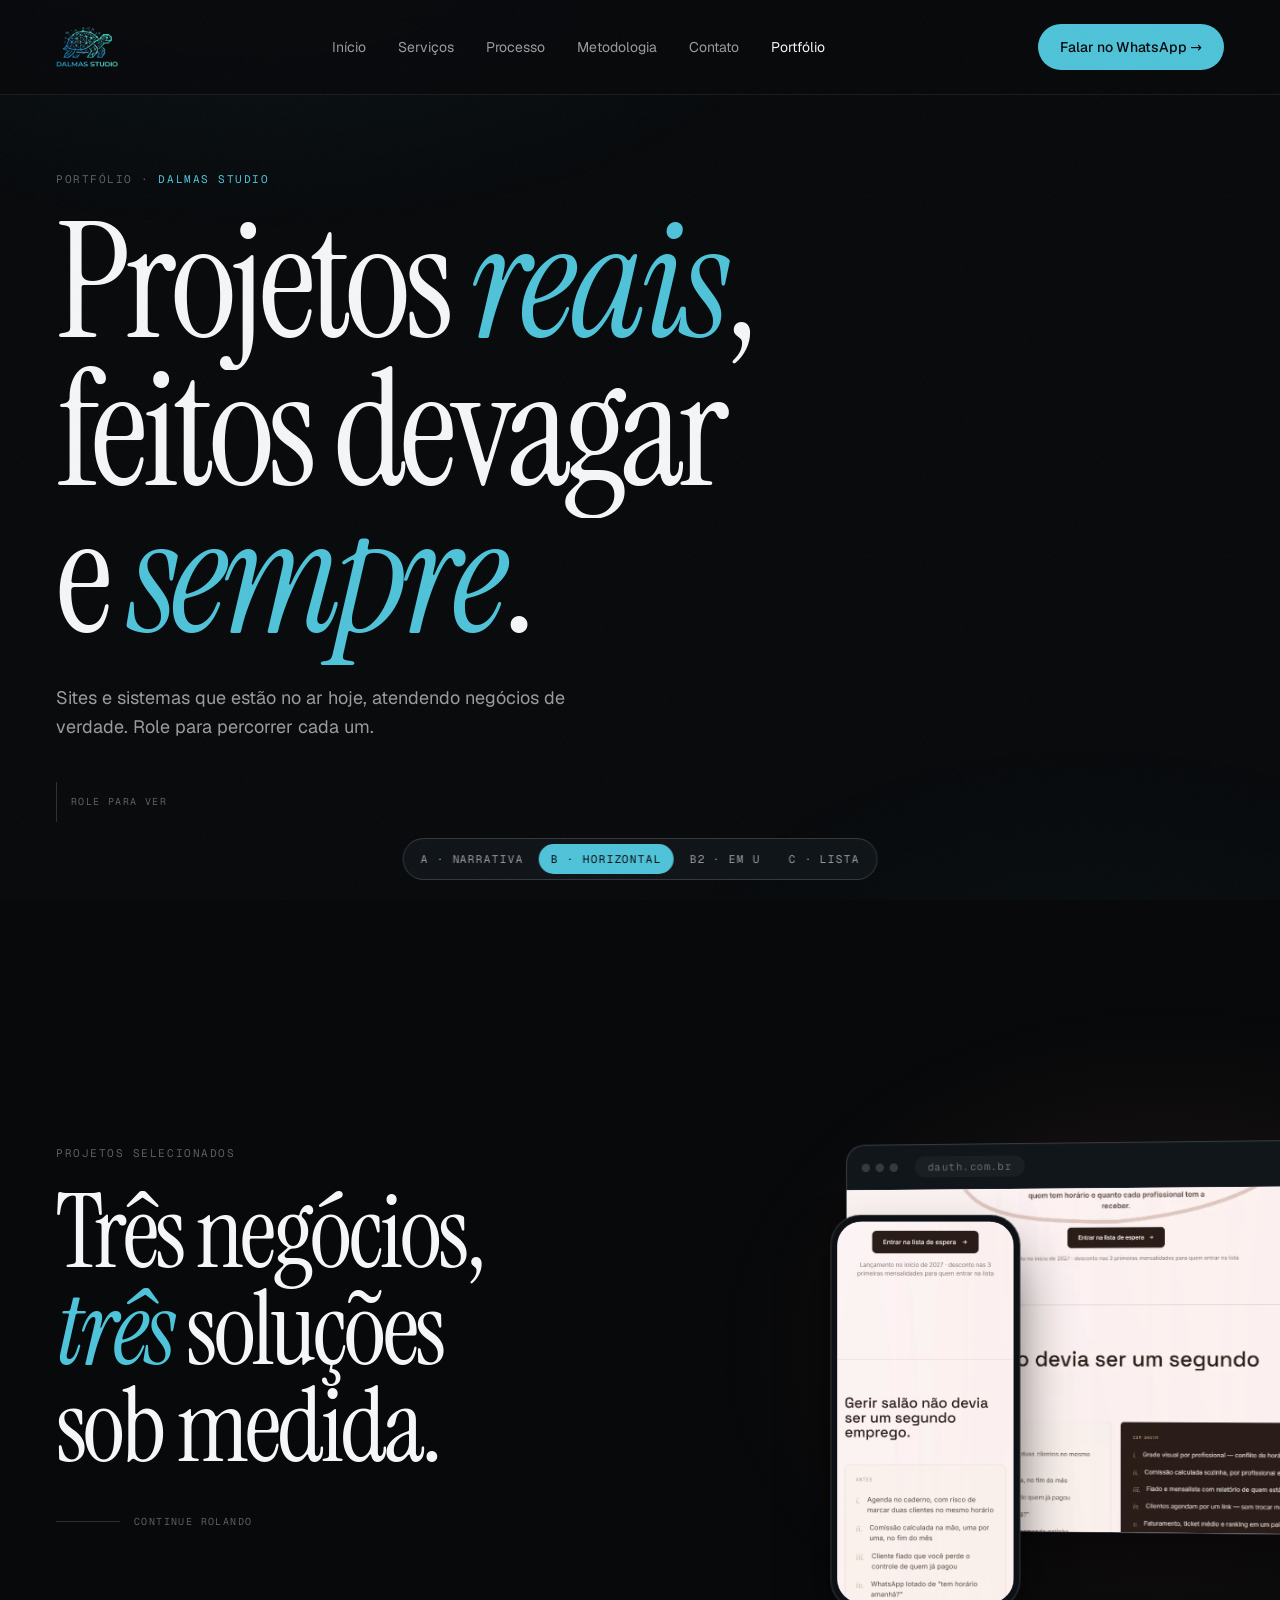
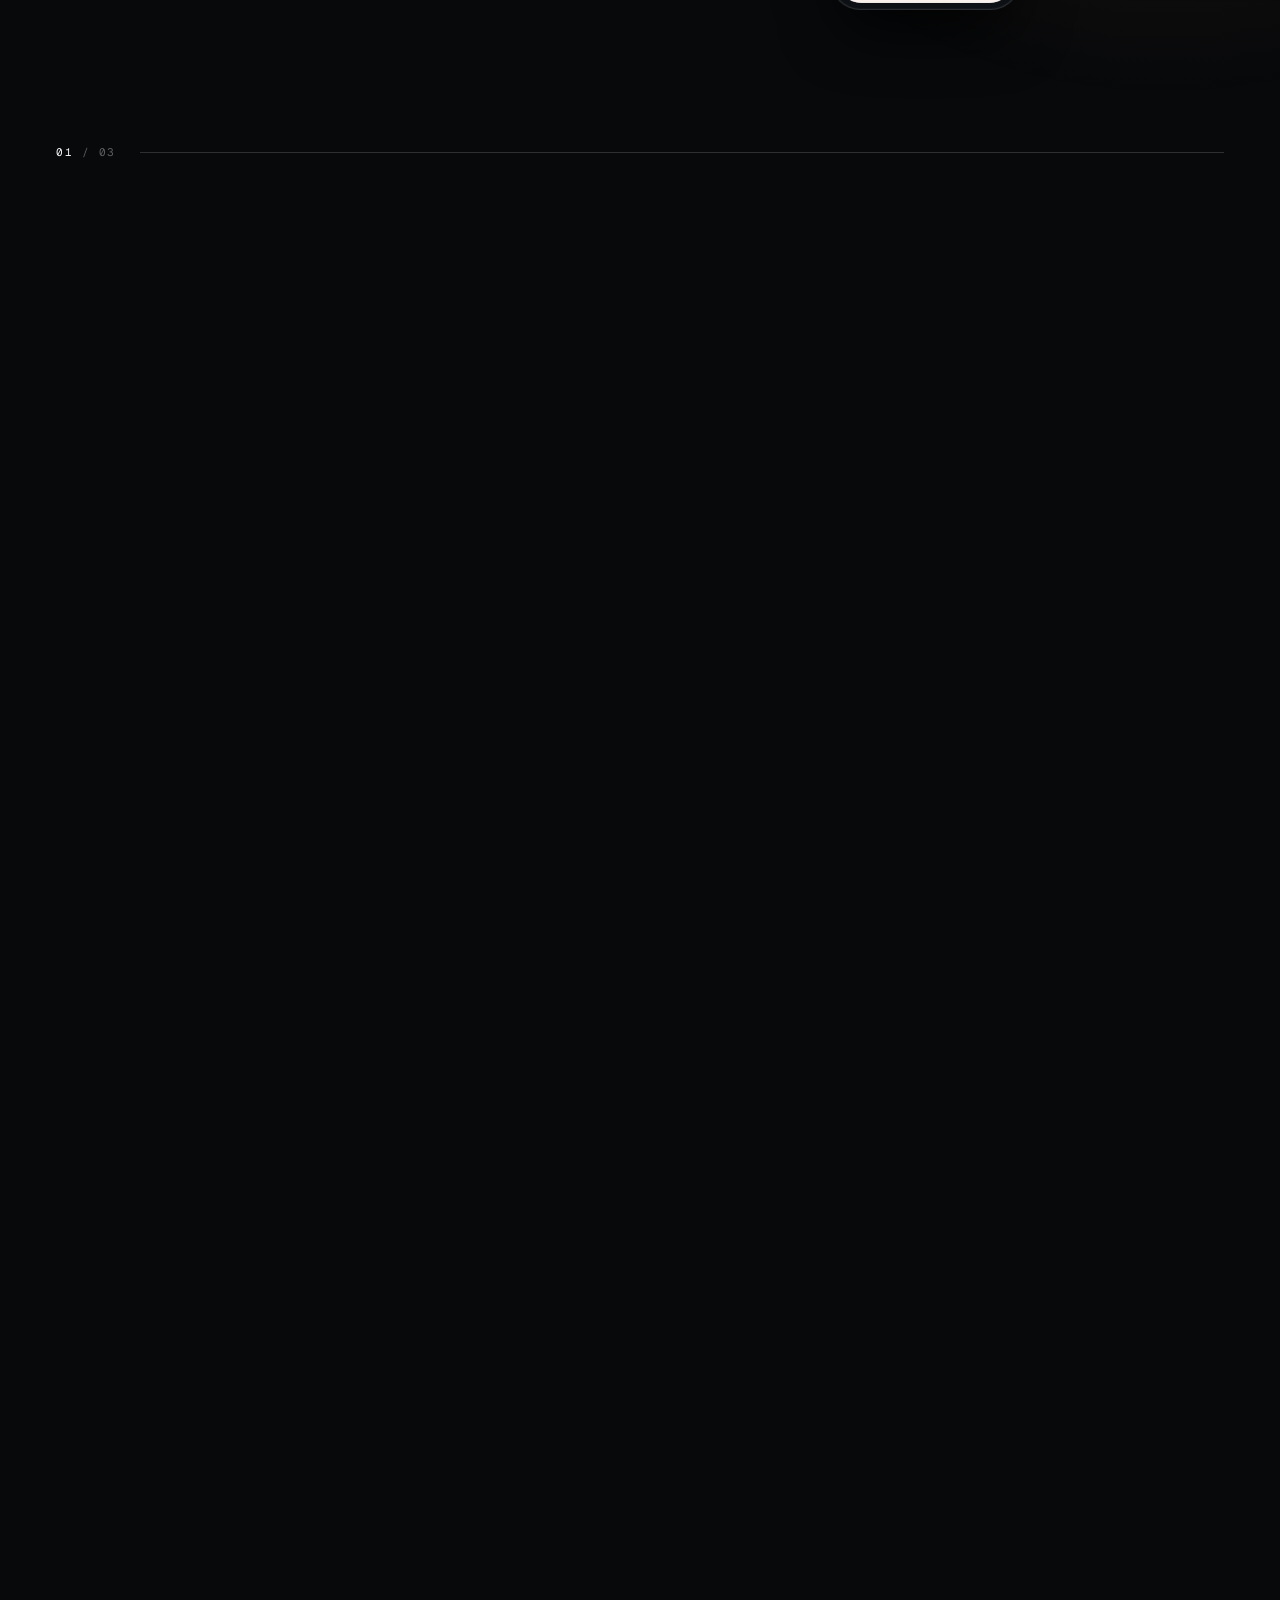
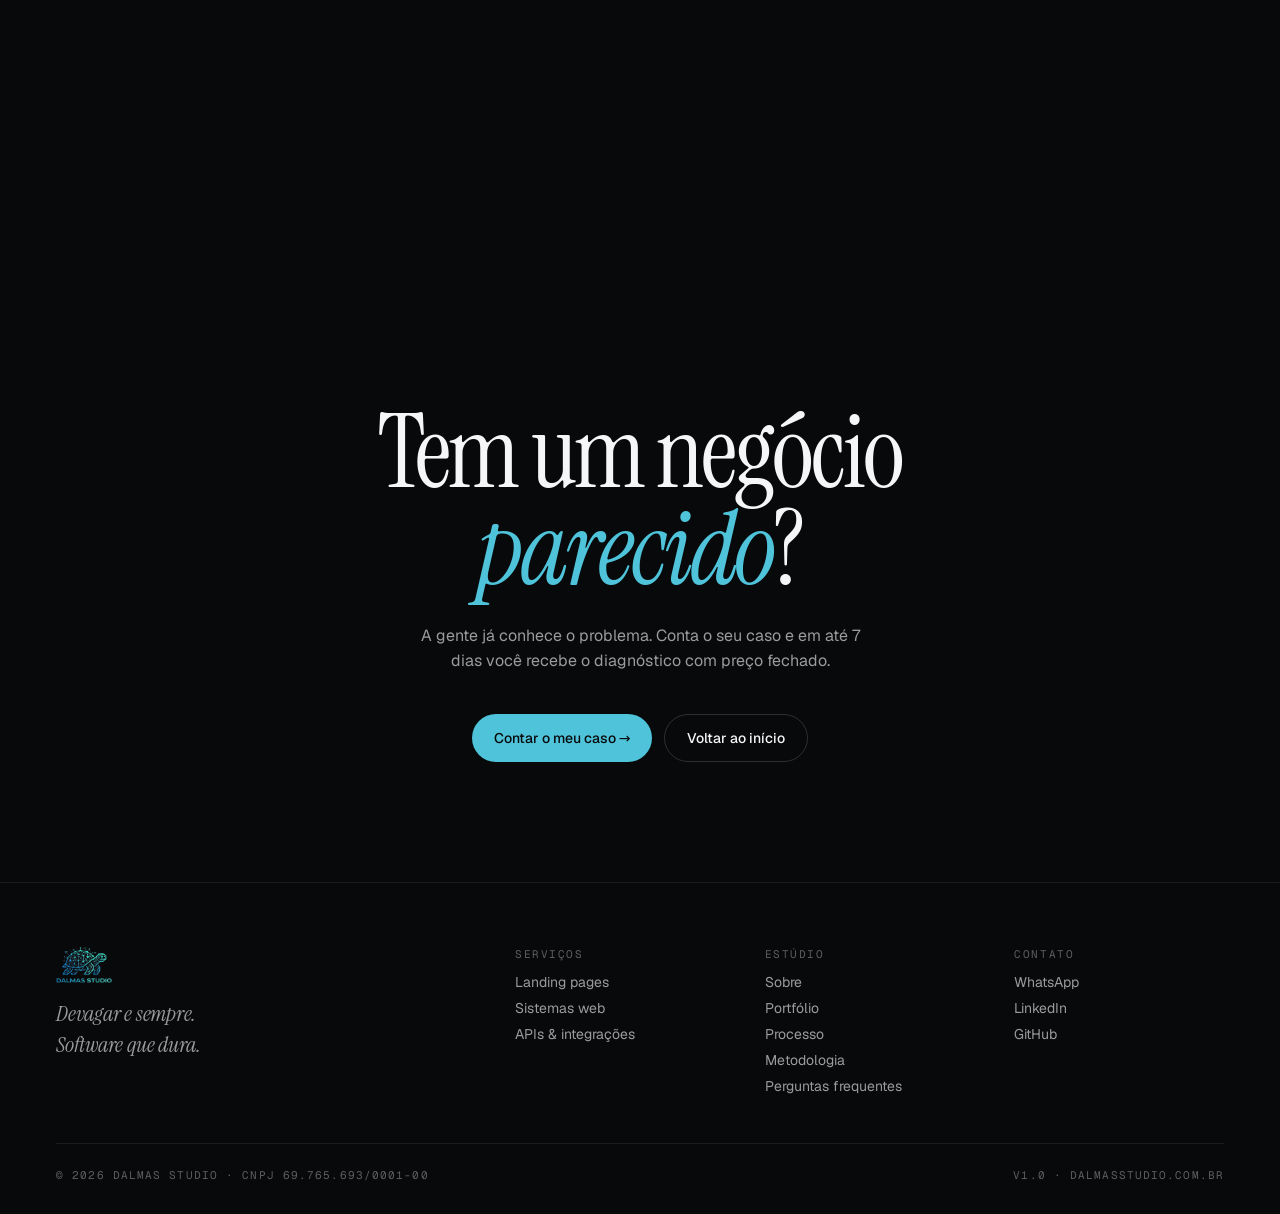
<file: prototipos/b.html>
<!DOCTYPE html>
<html lang="pt-BR">

<head>
  <meta charset="UTF-8">
  <meta name="viewport" content="width=device-width, initial-scale=1.0">
  <title>Protótipo B · Scroll horizontal | Portfólio Dalmas Studio</title>
  <meta name="robots" content="noindex">
  <link rel="icon" href="/public/favicon.ico" sizes="any">
  <link rel="preload" href="/public/fonts/geist.woff2" as="font" type="font/woff2" crossorigin>
  <link rel="preload" href="/public/fonts/instrument-serif.woff2" as="font" type="font/woff2" crossorigin>
  <link rel="stylesheet" href="/prototipos/base.css">
  <style>
    /* ─── B · Scroll horizontal fixado ─── */
    .pb { position: relative; }

    .pb-track {
      display: flex;
      flex-direction: column;
    }

    .pb-panel {
      position: relative;
      padding: 72px 20px;
    }

    .pb-intro-title {
      font-family: var(--font-display);
      font-weight: 400;
      font-size: clamp(44px, 8vw, 104px);
      line-height: 0.95;
      letter-spacing: -0.035em;
      margin: 0;
    }

    .pb-intro-title em { font-style: italic; color: var(--shell); }

    .pb-hint {
      display: none;
      margin-top: 40px;
      align-items: center;
      gap: 14px;
      font-family: var(--font-mono);
      font-size: 10px;
      letter-spacing: 0.14em;
      text-transform: uppercase;
      color: var(--ink-faint);
    }

    .pb-hint i {
      position: relative;
      width: 64px;
      height: 1px;
      background: var(--line-strong);
      overflow: hidden;
    }

    .pb-hint i::after {
      content: '';
      position: absolute;
      top: 0;
      left: -40%;
      width: 40%;
      height: 1px;
      background: var(--shell);
      animation: hint-x 2.2s var(--ease-out) infinite;
    }

    @keyframes hint-x { to { left: 100%; } }

    .pb-proj {
      display: grid;
      gap: 40px;
      align-items: center;
    }

    .pb-proj::before {
      content: '';
      position: absolute;
      inset: 0;
      pointer-events: none;
      background: radial-gradient(ellipse 50% 55% at 35% 50%, rgba(var(--accent), 0.15) 0%, transparent 70%);
    }

    .pb-visual {
      position: relative;
      perspective: 1800px;
      padding-bottom: 40px;
    }

    .pb-visual .mock-phone {
      position: absolute;
      left: -8px;
      bottom: 0;
      width: 110px;
      padding: 4px;
      border-radius: 22px;
    }

    .pb-visual .mock-phone .mock-screen { border-radius: 18px; }

    .pb-text { position: relative; }

    .pb-num {
      font-family: var(--font-mono);
      font-size: 11px;
      letter-spacing: 0.14em;
      text-transform: uppercase;
      color: var(--ink-faint);
      margin: 0 0 16px;
    }

    .pb-num b { color: rgb(var(--accent)); font-weight: 400; }

    .pb-name {
      font-family: var(--font-display);
      font-weight: 400;
      font-size: clamp(56px, 9vw, 128px);
      line-height: 0.9;
      letter-spacing: -0.04em;
      margin: 0 0 16px;
    }

    .pb-kind {
      font-family: var(--font-display);
      font-style: italic;
      font-size: clamp(22px, 2.4vw, 30px);
      line-height: 1.15;
      color: var(--shell);
      margin: 0 0 24px;
    }

    .pb-desc {
      font-size: 16px;
      line-height: 1.65;
      color: var(--ink-dim);
      margin: 0 0 28px;
      max-width: 420px;
    }

    .pb-text .tags { margin-bottom: 32px; }

    /* HUD: contador + barra de progresso (só no desktop) */
    .pb-hud {
      display: none;
      position: absolute;
      left: 56px;
      right: 56px;
      bottom: 40px;
      align-items: center;
      gap: 24px;
      font-family: var(--font-mono);
      font-size: 11px;
      letter-spacing: 0.14em;
      text-transform: uppercase;
      color: var(--ink-faint);
    }

    .pb-count b { color: var(--ink); font-weight: 400; display: inline-block; min-width: 2ch; }

    .pb-bar {
      flex: 1;
      height: 1px;
      background: var(--line-strong);
      overflow: hidden;
    }

    .pb-bar i {
      display: block;
      height: 100%;
      background: var(--shell);
      transform: scaleX(0);
      transform-origin: 0 50%;
    }

    @media (min-width: 768px) {
      .pb-panel { padding: 96px 40px; }
      .pb-visual .mock-phone { width: 160px; padding: 6px; border-radius: 30px; left: -20px; }
      .pb-visual .mock-phone .mock-screen { border-radius: 24px; }
    }

    @media (min-width: 1024px) {
      .pb {
        height: 100svh;
        overflow: hidden;
      }

      .pb-track {
        flex-direction: row;
        height: 100%;
        width: max-content;
        will-change: transform;
      }

      .pb-panel {
        flex: 0 0 auto;
        height: 100%;
        padding: 96px 56px 120px;
      }

      .pb-intro {
        width: 56vw;
        display: flex;
        flex-direction: column;
        justify-content: center;
        padding-left: 56px;
      }

      .pb-hint { display: inline-flex; }

      .pb-proj {
        width: 100vw;
        grid-template-columns: 7fr 5fr;
        gap: 72px;
        padding-left: 112px;
        padding-right: 112px;
      }

      .pb-visual { padding-bottom: 0; }
      .pb-visual .mock-phone { width: 190px; left: -48px; bottom: -40px; }

      .pb-hud { display: flex; }
    }
  </style>
</head>

<body>

  <nav class="nav" aria-label="Principal">
    <div class="nav-brand">
      <a href="/"><img src="/public/logo-dalmas-full.png" alt="Dalmas Studio" width="314" height="201"></a>
    </div>
    <div class="nav-links">
      <a href="/">Início</a>
      <a href="/#servicos">Serviços</a>
      <a href="/#processo">Processo</a>
      <a href="/#metodologia">Metodologia</a>
      <a href="/#contato">Contato</a>
      <a class="active" href="/portfolio/" aria-current="page">Portfólio</a>
    </div>
    <a href="https://wa.me/5554984096156" target="_blank" rel="noopener" class="btn btn-primary nav-cta">Falar no WhatsApp →</a>
  </nav>

  <main>
    <header class="p-hero">
      <p class="eyebrow">Portfólio · <b>Dalmas Studio</b></p>
      <h1 class="p-title">
        <span class="line"><span>Projetos <em>reais</em>,</span></span>
        <span class="line"><span>feitos devagar</span></span>
        <span class="line"><span>e <em>sempre</em>.</span></span>
      </h1>
      <p class="p-sub">Sites e sistemas que estão no ar hoje, atendendo negócios de verdade. Role para percorrer cada um.</p>
      <div class="p-scroll"><i></i>Role para ver</div>
    </header>

    <section class="pb" aria-label="Projetos">
      <div class="pb-track">

        <div class="pb-panel pb-intro">
          <p class="eyebrow">Projetos selecionados</p>
          <h2 class="pb-intro-title" data-lines>
            <span class="line"><span>Três negócios,</span></span>
            <span class="line"><span><em>três</em> soluções</span></span>
            <span class="line"><span>sob medida.</span></span>
          </h2>
          <div class="pb-hint"><i></i>Continue rolando</div>
        </div>

        <!-- 01 · Dauth -->
        <article class="pb-panel pb-proj" style="--accent: 176, 98, 62">
          <div class="pb-visual">
            <figure class="mock-browser">
              <div class="mock-bar"><span></span><span></span><span></span><em>dauth.com.br</em></div>
              <div class="mock-screen"><img src="/public/portfolio/dauth-desktop.webp" alt="Página inicial do Dauth no computador" width="1440" height="2700"></div>
            </figure>
            <figure class="mock-phone">
              <div class="mock-screen"><img src="/public/portfolio/dauth-mobile.webp" alt="Dauth no celular" width="780" height="4800" loading="lazy"></div>
            </figure>
          </div>
          <div class="pb-text">
            <p class="pb-num"><b>01</b> · Sistema web</p>
            <h2 class="pb-name">Dauth</h2>
            <p class="pb-kind">Agendamento para salões de beleza</p>
            <p class="pb-desc">Agenda, comissões e caixa num só lugar. Cada profissional tem seu login, a cliente agenda por um link e a dona do salão acompanha o faturamento sem planilha.</p>
            <ul class="tags">
              <li>Sistema web</li>
              <li>Agenda online</li>
              <li>Comissões</li>
              <li>Caixa</li>
            </ul>
            <a class="proj-link" href="https://dauth.com.br" target="_blank" rel="noopener">dauth.com.br <span>↗</span></a>
          </div>
        </article>

        <!-- 02 · Uminum -->
        <article class="pb-panel pb-proj" style="--accent: 26, 167, 161">
          <div class="pb-visual">
            <figure class="mock-browser">
              <div class="mock-bar"><span></span><span></span><span></span><em>uminum.com.br</em></div>
              <div class="mock-screen"><img src="/public/portfolio/uminum-desktop.webp" alt="Página inicial da Uminum no computador" width="1440" height="2700" loading="lazy"></div>
            </figure>
            <figure class="mock-phone">
              <div class="mock-screen"><img src="/public/portfolio/uminum-mobile.webp" alt="Uminum no celular" width="780" height="4800" loading="lazy"></div>
            </figure>
          </div>
          <div class="pb-text">
            <p class="pb-num"><b>02</b> · Site institucional</p>
            <h2 class="pb-name">Uminum</h2>
            <p class="pb-kind">Câmaras quentes para injeção plástica</p>
            <p class="pb-desc">Site institucional da Uminum Systems. Apresenta a linha de câmaras quentes, controladores e análise reológica com clareza e leva o visitante direto ao orçamento.</p>
            <ul class="tags">
              <li>Site institucional</li>
              <li>Catálogo de produtos</li>
              <li>Responsivo</li>
            </ul>
            <a class="proj-link" href="https://uminum.com.br" target="_blank" rel="noopener">uminum.com.br <span>↗</span></a>
          </div>
        </article>

        <!-- 03 · Trivector -->
        <article class="pb-panel pb-proj" style="--accent: 243, 146, 32">
          <div class="pb-visual">
            <figure class="mock-browser">
              <div class="mock-bar"><span></span><span></span><span></span><em>trivectorengenharia.com.br</em></div>
              <div class="mock-screen"><img src="/public/portfolio/trivector-desktop.webp" alt="Página inicial da Trivector no computador" width="1440" height="2700" loading="lazy"></div>
            </figure>
            <figure class="mock-phone">
              <div class="mock-screen"><img src="/public/portfolio/trivector-mobile.webp" alt="Trivector no celular" width="780" height="4800" loading="lazy"></div>
            </figure>
          </div>
          <div class="pb-text">
            <p class="pb-num"><b>03</b> · Site institucional</p>
            <h2 class="pb-name">Trivector</h2>
            <p class="pb-kind">Engenharia para a indústria</p>
            <p class="pb-desc">Site da Trivector Engenharia, que faz projetos mecânicos e elétricos para a indústria. Organiza doze frentes de serviço e deixa o comercial a um clique.</p>
            <ul class="tags">
              <li>Site institucional</li>
              <li>Serviços</li>
              <li>Projetos</li>
            </ul>
            <a class="proj-link" href="https://trivectorengenharia.com.br" target="_blank" rel="noopener">trivectorengenharia.com.br <span>↗</span></a>
          </div>
        </article>

      </div>

      <div class="pb-hud" aria-hidden="true">
        <span class="pb-count"><b>00</b> / 03</span>
        <div class="pb-bar"><i></i></div>
      </div>
    </section>

    <section class="end-cta">
      <h2 data-lines>
        <span class="line"><span>Tem um negócio</span></span>
        <span class="line"><span><em>parecido</em>?</span></span>
      </h2>
      <p data-reveal>A gente já conhece o problema. Conta o seu caso e em até 7 dias você recebe o diagnóstico com preço fechado.</p>
      <div class="actions" data-reveal>
        <a href="https://wa.me/5554984096156" target="_blank" rel="noopener" class="btn btn-primary">Contar o meu caso →</a>
        <a href="/" class="btn btn-ghost">Voltar ao início</a>
      </div>
    </section>
  </main>

  <footer class="footer">
    <div class="footer-grid">
      <div class="footer-brand-col">
        <div class="footer-brand">
          <img src="/public/logo-dalmas-full.png" alt="Dalmas Studio" width="314" height="201" loading="lazy">
        </div>
        <div class="footer-tag">Devagar e sempre.<br>Software que dura.</div>
      </div>
      <div class="footer-nav-cols">
        <div>
          <h4>Serviços</h4>
          <ul>
            <li><a href="/#servicos">Landing pages</a></li>
            <li><a href="/#servicos">Sistemas web</a></li>
            <li><a href="/#servicos">APIs &amp; integrações</a></li>
          </ul>
        </div>
        <div>
          <h4>Estúdio</h4>
          <ul>
            <li><a href="/#sobre">Sobre</a></li>
            <li><a href="/portfolio/">Portfólio</a></li>
            <li><a href="/#processo">Processo</a></li>
            <li><a href="/#metodologia">Metodologia</a></li>
            <li><a href="/#faq">Perguntas frequentes</a></li>
          </ul>
        </div>
        <div>
          <h4>Contato</h4>
          <ul>
            <li><a href="https://wa.me/5554984096156" target="_blank" rel="noopener">WhatsApp</a></li>
            <li><a href="https://www.linkedin.com/in/augustordalmas/" target="_blank" rel="noopener">LinkedIn</a></li>
            <li><a href="https://github.com/Augustodalmas" target="_blank" rel="noopener">GitHub</a></li>
          </ul>
        </div>
      </div>
    </div>
    <div class="footer-bot">
      <span>© 2026 Dalmas Studio · CNPJ 69.765.693/0001-00</span>
      <span>v1.0 · dalmasstudio.com.br</span>
    </div>
  </footer>

  <nav class="proto-switch" aria-label="Protótipos">
    <a href="/prototipos/a.html">A<span> · Narrativa</span></a>
    <a href="/prototipos/b.html" aria-current="page">B<span> · Horizontal</span></a>
    <a href="/prototipos/b2.html">B2<span> · Em U</span></a>
    <a href="/prototipos/c.html">C<span> · Lista</span></a>
  </nav>

  <script src="/public/vendor/gsap.min.js"></script>
  <script src="/public/vendor/ScrollTrigger.min.js"></script>
  <script src="/prototipos/common.js"></script>
  <script>
    const mm = gsap.matchMedia();
    const panels = gsap.utils.toArray('.pb-proj');

    mm.add({ desktop: '(min-width: 1024px)', motion: DS.motionOk }, (ctx) => {
      if (!ctx.conditions.motion) return;

      if (!ctx.conditions.desktop) {
        // Celular/tablet: pilha vertical com entradas e print rolando
        panels.forEach((panel) => {
          gsap.from(panel.querySelectorAll('.pb-num, .pb-name, .pb-kind, .pb-desc, .tags li, .proj-link'), {
            autoAlpha: 0, y: 24, stagger: 0.05, duration: 1.1, ease: DS.ease,
            scrollTrigger: { trigger: panel.querySelector('.pb-text'), start: 'top 85%', once: true },
          });
          const st = { trigger: panel, start: 'top bottom', end: 'bottom top', scrub: 1 };
          panel.querySelectorAll('.mock-screen').forEach((s) => DS.screenScroll(s, st));
        });
        return;
      }

      // Desktop: rolagem vertical vira deslocamento horizontal
      const track = document.querySelector('.pb-track');
      const bar = document.querySelector('.pb-bar i');
      const count = document.querySelector('.pb-count b');
      const distance = () => track.scrollWidth - window.innerWidth;

      const slide = gsap.to(track, {
        x: () => -distance(),
        ease: 'none',
        scrollTrigger: {
          trigger: '.pb',
          start: 'top top',
          end: () => '+=' + distance(),
          pin: true,
          scrub: 1,
          invalidateOnRefresh: true,
          onUpdate: (self) => gsap.set(bar, { scaleX: self.progress }),
        },
      });

      panels.forEach((panel, i) => {
        const along = { containerAnimation: slide, trigger: panel };
        const browser = panel.querySelector('.mock-browser');

        // Mockup gira levemente ao entrar e ao sair de cena
        gsap.timeline({ scrollTrigger: { ...along, start: 'left right', end: 'right left', scrub: true }, defaults: { ease: 'none' } })
          .fromTo(browser, { rotateY: -24, scale: 0.84 }, { rotateY: 0, scale: 1 })
          .to(browser, { rotateY: 16, scale: 0.9 });

        // Celular desliza num ritmo diferente (profundidade)
        gsap.fromTo(panel.querySelector('.mock-phone'), { xPercent: 60, y: 60 }, {
          xPercent: -30, y: -20, ease: 'none',
          scrollTrigger: { ...along, start: 'left right', end: 'right left', scrub: true },
        });

        // Sites rolam por dentro enquanto o painel atravessa
        panel.querySelectorAll('.mock-screen').forEach((s) =>
          DS.screenScroll(s, { ...along, start: 'left 80%', end: 'right 20%', scrub: true })
        );

        // Nome com parallax horizontal e texto entrando em sequência
        gsap.fromTo(panel.querySelector('.pb-name'), { x: 120 }, {
          x: -60, ease: 'none',
          scrollTrigger: { ...along, start: 'left right', end: 'right left', scrub: true },
        });
        gsap.from(panel.querySelectorAll('.pb-num, .pb-kind, .pb-desc, .tags li, .proj-link'), {
          autoAlpha: 0, x: 48, stagger: 0.05, duration: 1.1, ease: DS.ease,
          scrollTrigger: { ...along, start: 'left 55%', toggleActions: 'play none none reverse' },
        });

        // Contador 01/03 acompanha o painel que está no centro
        ScrollTrigger.create({
          ...along,
          start: 'left center',
          end: 'right center',
          onToggle: (self) => { if (self.isActive) count.textContent = String(i + 1).padStart(2, '0'); },
          onLeaveBack: () => { if (i === 0) count.textContent = '00'; },
        });
      });
    });
  </script>
</body>

</html>
</file>
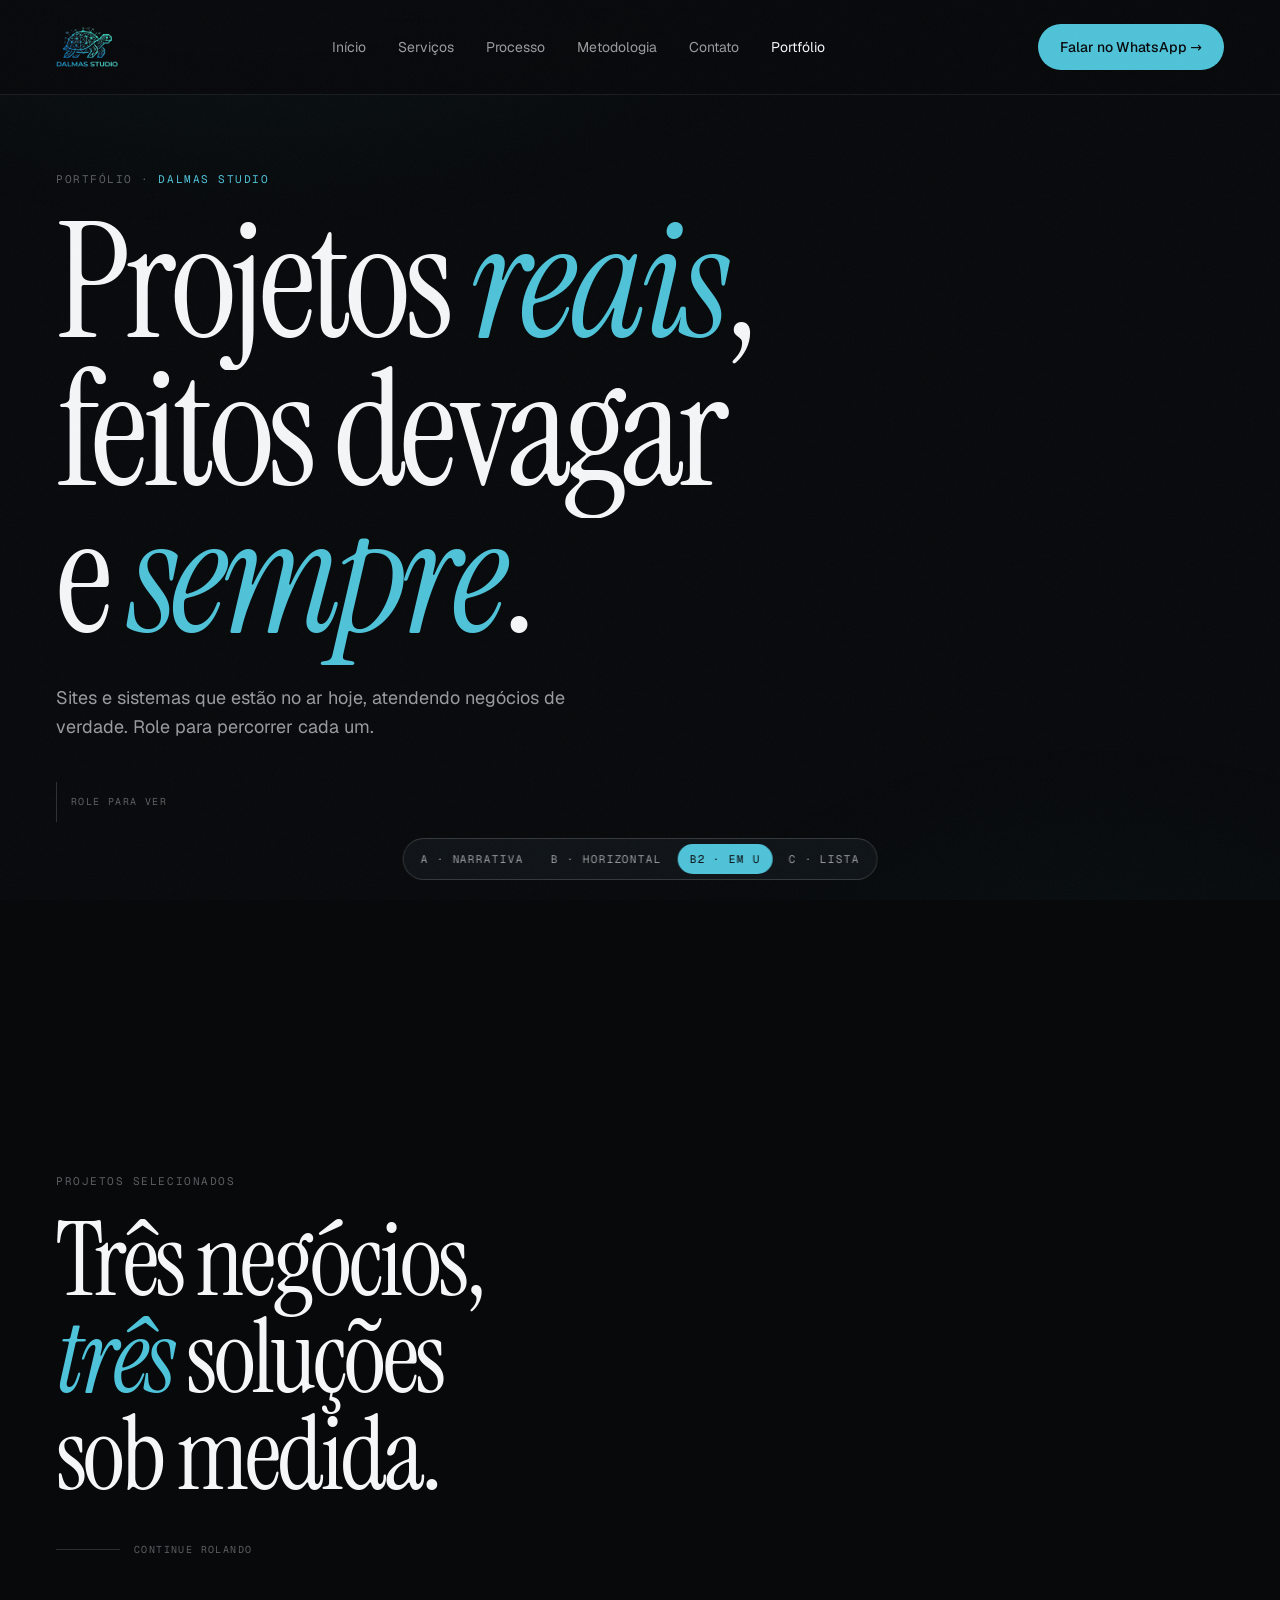
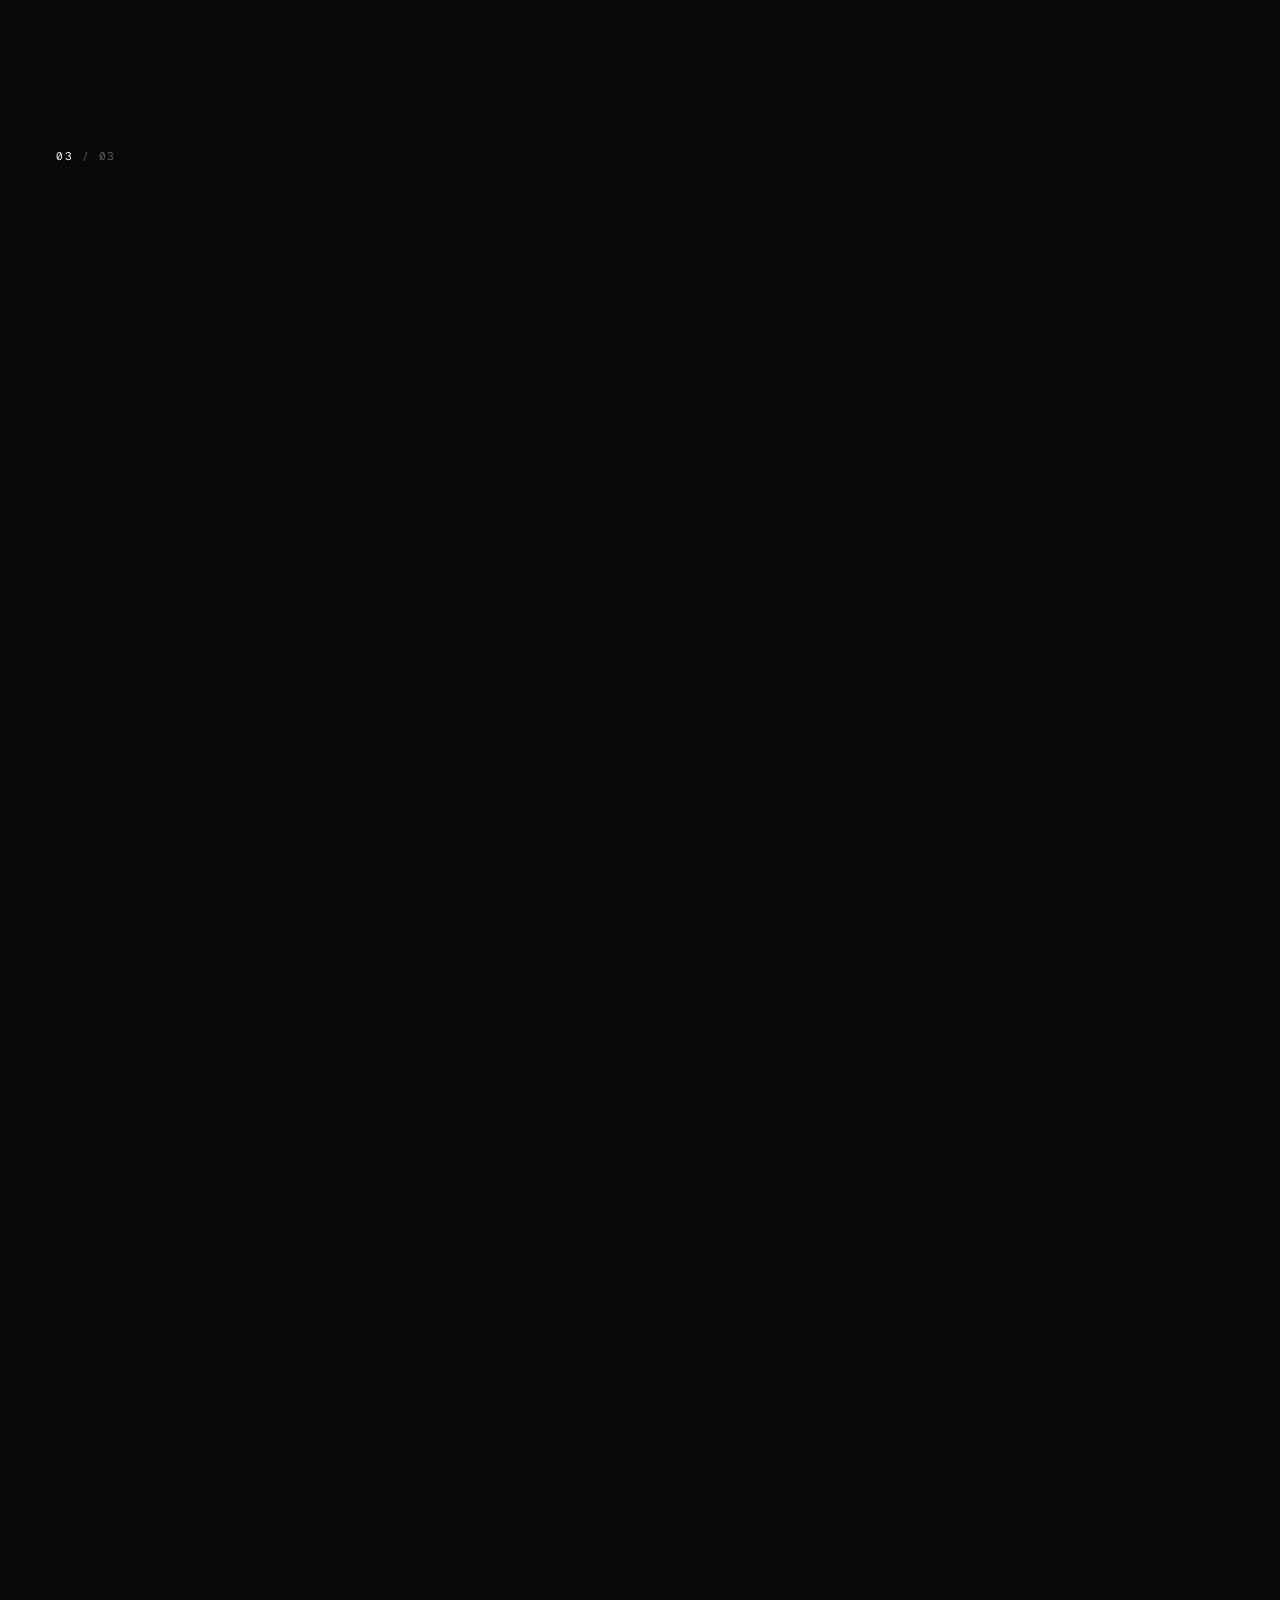
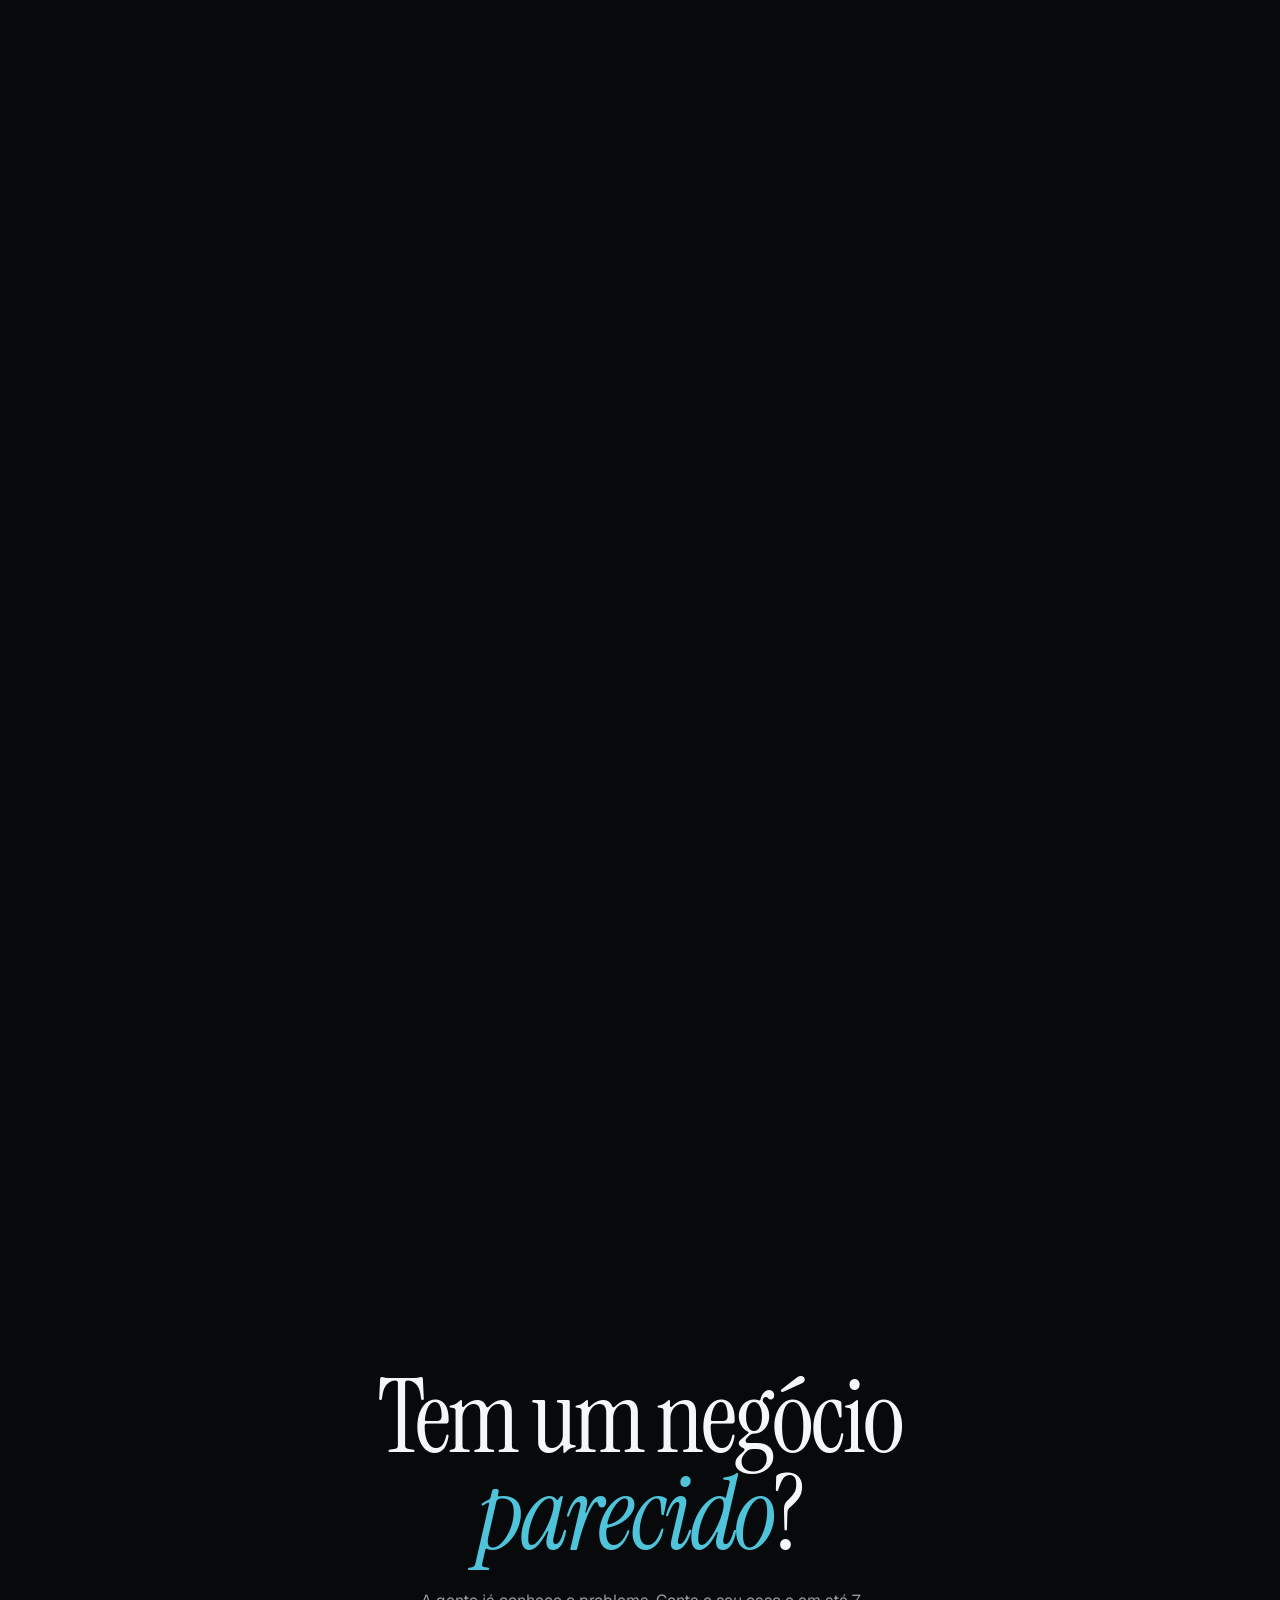
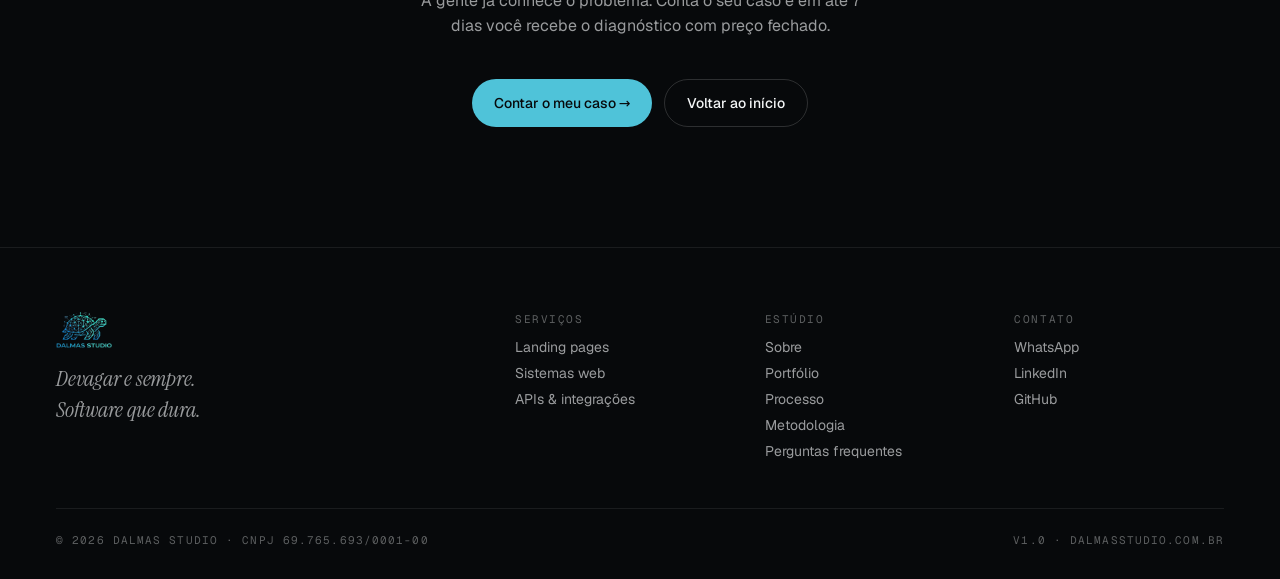
<file: prototipos/b2.html>
<!DOCTYPE html>
<html lang="pt-BR">

<head>
  <meta charset="UTF-8">
  <meta name="viewport" content="width=device-width, initial-scale=1.0">
  <title>Protótipo B2 · Caminho em U | Portfólio Dalmas Studio</title>
  <meta name="robots" content="noindex">
  <link rel="icon" href="/public/favicon.ico" sizes="any">
  <link rel="preload" href="/public/fonts/geist.woff2" as="font" type="font/woff2" crossorigin>
  <link rel="preload" href="/public/fonts/instrument-serif.woff2" as="font" type="font/woff2" crossorigin>
  <link rel="stylesheet" href="/prototipos/base.css">
  <style>
    /* ─── B2 · Caminho em U: → lateral, ↓ vertical, ← volta à coluna central e a página segue ─── */
    .pu { position: relative; }

    .pu-world {
      display: flex;
      flex-direction: column;
    }

    .pu-panel {
      position: relative;
      padding: 64px 20px;
    }

    .pu-intro-title {
      font-family: var(--font-display);
      font-weight: 400;
      font-size: clamp(44px, 8vw, 104px);
      line-height: 0.95;
      letter-spacing: -0.035em;
      margin: 0;
    }

    .pu-intro-title em { font-style: italic; color: var(--shell); }

    .pu-hint {
      display: none;
      margin-top: 40px;
      align-items: center;
      gap: 14px;
      font-family: var(--font-mono);
      font-size: 10px;
      letter-spacing: 0.14em;
      text-transform: uppercase;
      color: var(--ink-faint);
    }

    .pu-hint i {
      position: relative;
      width: 64px;
      height: 1px;
      background: var(--line-strong);
      overflow: hidden;
    }

    .pu-hint i::after {
      content: '';
      position: absolute;
      top: 0;
      left: -40%;
      width: 40%;
      height: 1px;
      background: var(--shell);
      animation: hint-x 2.2s var(--ease-out) infinite;
    }

    @keyframes hint-x { to { left: 100%; } }

    .pu-proj {
      display: grid;
      gap: 40px;
      align-items: center;
    }

    .pu-proj::before {
      content: '';
      position: absolute;
      inset: 0;
      pointer-events: none;
      background: radial-gradient(ellipse 50% 55% at 35% 50%, rgba(var(--accent), 0.15) 0%, transparent 70%);
    }

    .pu-visual {
      position: relative;
      perspective: 1800px;
      padding-bottom: 40px;
    }

    .pu-visual .mock-phone {
      position: absolute;
      left: -8px;
      bottom: 0;
      width: 110px;
      padding: 4px;
      border-radius: 22px;
    }

    .pu-visual .mock-phone .mock-screen { border-radius: 18px; }

    .pu-text { position: relative; }

    .pu-num {
      font-family: var(--font-mono);
      font-size: 11px;
      letter-spacing: 0.14em;
      text-transform: uppercase;
      color: var(--ink-faint);
      margin: 0 0 16px;
    }

    .pu-num b { color: rgb(var(--accent)); font-weight: 400; }

    .pu-name {
      font-family: var(--font-display);
      font-weight: 400;
      font-size: clamp(56px, 9vw, 128px);
      line-height: 0.9;
      letter-spacing: -0.04em;
      margin: 0 0 16px;
    }

    .pu-kind {
      font-family: var(--font-display);
      font-style: italic;
      font-size: clamp(22px, 2.4vw, 30px);
      line-height: 1.15;
      color: var(--shell);
      margin: 0 0 24px;
    }

    .pu-desc {
      font-size: 16px;
      line-height: 1.65;
      color: var(--ink-dim);
      margin: 0 0 28px;
      max-width: 420px;
    }

    .pu-text .tags { margin-bottom: 32px; }

    /* HUD: contador (só no desktop) */
    .pu-hud {
      display: none;
      position: absolute;
      left: 56px;
      bottom: 36px;
      align-items: center;
      gap: 16px;
      font-family: var(--font-mono);
      font-size: 11px;
      letter-spacing: 0.14em;
      text-transform: uppercase;
      color: var(--ink-faint);
    }

    .pu-count b { color: var(--ink); font-weight: 400; display: inline-block; min-width: 2ch; }

    @media (min-width: 768px) {
      .pu-panel { padding: 96px 40px; }
      .pu-visual .mock-phone { width: 160px; padding: 6px; border-radius: 30px; left: -20px; }
      .pu-visual .mock-phone .mock-screen { border-radius: 24px; }
    }

    @media (min-width: 1024px) {
      .pu {
        height: 100svh;
        overflow: hidden;
      }

      /* mundo 2×2: intro (1,1) → Dauth (1,2) → Uminum (2,2) → Trivector (2,1) */
      .pu-world {
        display: grid;
        grid-template-columns: 1fr 1fr;
        grid-template-rows: 1fr 1fr;
        width: 200%;
        height: 200%;
        will-change: transform;
      }

      /* 96px de nav fixa no topo + espaço do HUD embaixo */
      .pu-panel { padding: 136px 112px 104px; }

      .pu-intro {
        grid-area: 1 / 1;
        display: flex;
        flex-direction: column;
        justify-content: center;
        padding-left: 56px;
      }

      .pu-p1 { grid-area: 1 / 2; }
      .pu-p2 { grid-area: 2 / 2; }
      .pu-p3 { grid-area: 2 / 1; }

      .pu-hint { display: inline-flex; }

      .pu-proj {
        grid-template-columns: 7fr 5fr;
        gap: 72px;
      }

      /* Uminum inverte: texto à esquerda, mockup à direita */
      .pu-proj.is-flip { grid-template-columns: 5fr 7fr; }
      .pu-proj.is-flip .pu-text { order: -1; }
      .pu-proj.is-flip::before { background: radial-gradient(ellipse 50% 55% at 65% 50%, rgba(var(--accent), 0.15) 0%, transparent 70%); }
      .pu-proj.is-flip .mock-phone { left: auto; right: -48px; }

      .pu-visual { padding-bottom: 0; }
      .pu-visual .mock-phone { width: 190px; left: -48px; bottom: -40px; }

      .pu-hud { display: flex; }
    }
  </style>
</head>

<body>

  <nav class="nav" aria-label="Principal">
    <div class="nav-brand">
      <a href="/"><img src="/public/logo-dalmas-full.png" alt="Dalmas Studio" width="314" height="201"></a>
    </div>
    <div class="nav-links">
      <a href="/">Início</a>
      <a href="/#servicos">Serviços</a>
      <a href="/#processo">Processo</a>
      <a href="/#metodologia">Metodologia</a>
      <a href="/#contato">Contato</a>
      <a class="active" href="/portfolio/" aria-current="page">Portfólio</a>
    </div>
    <a href="https://wa.me/5554984096156" target="_blank" rel="noopener" class="btn btn-primary nav-cta">Falar no WhatsApp →</a>
  </nav>

  <main>
    <header class="p-hero">
      <p class="eyebrow">Portfólio · <b>Dalmas Studio</b></p>
      <h1 class="p-title">
        <span class="line"><span>Projetos <em>reais</em>,</span></span>
        <span class="line"><span>feitos devagar</span></span>
        <span class="line"><span>e <em>sempre</em>.</span></span>
      </h1>
      <p class="p-sub">Sites e sistemas que estão no ar hoje, atendendo negócios de verdade. Role para percorrer cada um.</p>
      <div class="p-scroll"><i></i>Role para ver</div>
    </header>

    <section class="pu" aria-label="Projetos">
      <div class="pu-world">

        <div class="pu-panel pu-intro">
          <p class="eyebrow">Projetos selecionados</p>
          <h2 class="pu-intro-title" data-lines>
            <span class="line"><span>Três negócios,</span></span>
            <span class="line"><span><em>três</em> soluções</span></span>
            <span class="line"><span>sob medida.</span></span>
          </h2>
          <div class="pu-hint"><i></i>Continue rolando</div>
        </div>

        <!-- 01 · Dauth -->
        <article class="pu-panel pu-proj pu-p1" style="--accent: 176, 98, 62">
          <div class="pu-visual">
            <figure class="mock-browser">
              <div class="mock-bar"><span></span><span></span><span></span><em>dauth.com.br</em></div>
              <div class="mock-screen"><img src="/public/portfolio/dauth-desktop.webp" alt="Página inicial do Dauth no computador" width="1440" height="2700"></div>
            </figure>
            <figure class="mock-phone">
              <div class="mock-screen"><img src="/public/portfolio/dauth-mobile.webp" alt="Dauth no celular" width="780" height="4800" loading="lazy"></div>
            </figure>
          </div>
          <div class="pu-text">
            <p class="pu-num"><b>01</b> · Sistema web</p>
            <h2 class="pu-name">Dauth</h2>
            <p class="pu-kind">Agendamento para salões de beleza</p>
            <p class="pu-desc">Agenda, comissões e caixa num só lugar. Cada profissional tem seu login, a cliente agenda por um link e a dona do salão acompanha o faturamento sem planilha.</p>
            <ul class="tags">
              <li>Sistema web</li>
              <li>Agenda online</li>
              <li>Comissões</li>
              <li>Caixa</li>
            </ul>
            <a class="proj-link" href="https://dauth.com.br" target="_blank" rel="noopener">dauth.com.br <span>↗</span></a>
          </div>
        </article>

        <!-- 02 · Uminum -->
        <article class="pu-panel pu-proj pu-p2 is-flip" style="--accent: 26, 167, 161">
          <div class="pu-visual">
            <figure class="mock-browser">
              <div class="mock-bar"><span></span><span></span><span></span><em>uminum.com.br</em></div>
              <div class="mock-screen"><img src="/public/portfolio/uminum-desktop.webp" alt="Página inicial da Uminum no computador" width="1440" height="2700" loading="lazy"></div>
            </figure>
            <figure class="mock-phone">
              <div class="mock-screen"><img src="/public/portfolio/uminum-mobile.webp" alt="Uminum no celular" width="780" height="4800" loading="lazy"></div>
            </figure>
          </div>
          <div class="pu-text">
            <p class="pu-num"><b>02</b> · Site institucional</p>
            <h2 class="pu-name">Uminum</h2>
            <p class="pu-kind">Câmaras quentes para injeção plástica</p>
            <p class="pu-desc">Site institucional da Uminum Systems. Apresenta a linha de câmaras quentes, controladores e análise reológica com clareza e leva o visitante direto ao orçamento.</p>
            <ul class="tags">
              <li>Site institucional</li>
              <li>Catálogo de produtos</li>
              <li>Responsivo</li>
            </ul>
            <a class="proj-link" href="https://uminum.com.br" target="_blank" rel="noopener">uminum.com.br <span>↗</span></a>
          </div>
        </article>

        <!-- 03 · Trivector -->
        <article class="pu-panel pu-proj pu-p3" style="--accent: 243, 146, 32">
          <div class="pu-visual">
            <figure class="mock-browser">
              <div class="mock-bar"><span></span><span></span><span></span><em>trivectorengenharia.com.br</em></div>
              <div class="mock-screen"><img src="/public/portfolio/trivector-desktop.webp" alt="Página inicial da Trivector no computador" width="1440" height="2700" loading="lazy"></div>
            </figure>
            <figure class="mock-phone">
              <div class="mock-screen"><img src="/public/portfolio/trivector-mobile.webp" alt="Trivector no celular" width="780" height="4800" loading="lazy"></div>
            </figure>
          </div>
          <div class="pu-text">
            <p class="pu-num"><b>03</b> · Site institucional</p>
            <h2 class="pu-name">Trivector</h2>
            <p class="pu-kind">Engenharia para a indústria</p>
            <p class="pu-desc">Site da Trivector Engenharia, que faz projetos mecânicos e elétricos para a indústria. Organiza doze frentes de serviço e deixa o comercial a um clique.</p>
            <ul class="tags">
              <li>Site institucional</li>
              <li>Serviços</li>
              <li>Projetos</li>
            </ul>
            <a class="proj-link" href="https://trivectorengenharia.com.br" target="_blank" rel="noopener">trivectorengenharia.com.br <span>↗</span></a>
          </div>
        </article>

      </div>

      <div class="pu-hud" aria-hidden="true">
        <span class="pu-count"><b>00</b> / 03</span>
      </div>
    </section>

    <section class="end-cta">
      <h2 data-lines>
        <span class="line"><span>Tem um negócio</span></span>
        <span class="line"><span><em>parecido</em>?</span></span>
      </h2>
      <p data-reveal>A gente já conhece o problema. Conta o seu caso e em até 7 dias você recebe o diagnóstico com preço fechado.</p>
      <div class="actions" data-reveal>
        <a href="https://wa.me/5554984096156" target="_blank" rel="noopener" class="btn btn-primary">Contar o meu caso →</a>
        <a href="/" class="btn btn-ghost">Voltar ao início</a>
      </div>
    </section>
  </main>

  <footer class="footer">
    <div class="footer-grid">
      <div class="footer-brand-col">
        <div class="footer-brand">
          <img src="/public/logo-dalmas-full.png" alt="Dalmas Studio" width="314" height="201" loading="lazy">
        </div>
        <div class="footer-tag">Devagar e sempre.<br>Software que dura.</div>
      </div>
      <div class="footer-nav-cols">
        <div>
          <h4>Serviços</h4>
          <ul>
            <li><a href="/#servicos">Landing pages</a></li>
            <li><a href="/#servicos">Sistemas web</a></li>
            <li><a href="/#servicos">APIs &amp; integrações</a></li>
          </ul>
        </div>
        <div>
          <h4>Estúdio</h4>
          <ul>
            <li><a href="/#sobre">Sobre</a></li>
            <li><a href="/portfolio/">Portfólio</a></li>
            <li><a href="/#processo">Processo</a></li>
            <li><a href="/#metodologia">Metodologia</a></li>
            <li><a href="/#faq">Perguntas frequentes</a></li>
          </ul>
        </div>
        <div>
          <h4>Contato</h4>
          <ul>
            <li><a href="https://wa.me/5554984096156" target="_blank" rel="noopener">WhatsApp</a></li>
            <li><a href="https://www.linkedin.com/in/augustordalmas/" target="_blank" rel="noopener">LinkedIn</a></li>
            <li><a href="https://github.com/Augustodalmas" target="_blank" rel="noopener">GitHub</a></li>
          </ul>
        </div>
      </div>
    </div>
    <div class="footer-bot">
      <span>© 2026 Dalmas Studio · CNPJ 69.765.693/0001-00</span>
      <span>v1.0 · dalmasstudio.com.br</span>
    </div>
  </footer>

  <nav class="proto-switch" aria-label="Protótipos">
    <a href="/prototipos/a.html">A<span> · Narrativa</span></a>
    <a href="/prototipos/b.html">B<span> · Horizontal</span></a>
    <a href="/prototipos/b2.html" aria-current="page">B2<span> · Em U</span></a>
    <a href="/prototipos/c.html">C<span> · Lista</span></a>
  </nav>

  <script src="/public/vendor/gsap.min.js"></script>
  <script src="/public/vendor/ScrollTrigger.min.js"></script>
  <script src="/prototipos/common.js"></script>
  <script>
    const mm = gsap.matchMedia();
    const projs = gsap.utils.toArray('.pu-proj');
    const TEXT = '.pu-num, .pu-name, .pu-kind, .pu-desc, .tags li, .proj-link';

    mm.add({ desktop: '(min-width: 1024px)', motion: DS.motionOk }, (ctx) => {
      if (!ctx.conditions.motion) return;

      if (!ctx.conditions.desktop) {
        // Celular/tablet: pilha vertical com entradas e print rolando
        projs.forEach((p) => {
          gsap.from(p.querySelectorAll(TEXT), {
            autoAlpha: 0, y: 24, stagger: 0.05, duration: 1.1, ease: DS.ease,
            scrollTrigger: { trigger: p.querySelector('.pu-text'), start: 'top 85%', once: true },
          });
          // print só começa a rolar quando o mockup chega ao centro da tela
          const st = { trigger: p.querySelector('.pu-visual'), start: 'center center', end: 'bottom top', scrub: 1 };
          p.querySelectorAll('.mock-screen').forEach((s) => DS.screenScroll(s, st));
        });
        return;
      }

      // ─── Desktop: uma timeline só, presa à rolagem, percorre o mundo 2×2 ───
      const world = document.querySelector('.pu-world');
      const count = document.querySelector('.pu-count b');
      const [p1, p2, p3] = projs;

      const LEG = 1;    // duração de cada deslocamento
      const HOLD = 1.4; // pausa com o projeto parado no centro (é quando o site rola por dentro)
      const move = { duration: LEG, ease: 'power2.inOut' };

      // início de cada perna: → (intro→Dauth), ↓ (Dauth→Uminum), ← (Uminum→Trivector)
      const legs = [0.3, 0.3 + LEG + HOLD, 0.3 + 2 * (LEG + HOLD)];
      const end = legs[2] + LEG + HOLD;
      const mids = legs.map((t) => t + LEG / 2);
      const centered = legs.map((t) => t + LEG); // projeto termina de chegar ao centro

      const tl = gsap.timeline({
        defaults: { ease: 'none' },
        scrollTrigger: {
          trigger: '.pu',
          start: 'top top',
          end: '+=650%',
          pin: true,
          scrub: 1,
          invalidateOnRefresh: true,
          onUpdate: () => {
            const n = mids.filter((m) => tl.time() >= m).length;
            count.textContent = String(n).padStart(2, '0');
          },
        },
      });

      // 1. O mundo se move: → ↓ ←
      tl.to(world, { xPercent: -50, ...move }, legs[0])
        .to(world, { yPercent: -50, ...move }, legs[1])
        .to(world, { xPercent: 0, ...move }, legs[2]);

      // 2. Mockups inclinam no eixo do movimento (entrada e saída)
      const TILT_IN = { right: { rotateY: -24 }, below: { rotateX: 18 }, left: { rotateY: 24 } };
      const SHIFT_IN = { right: { x: 120 }, below: { y: 120 }, left: { x: -120 } };

      function arrive(p, at, from) {
        const browser = p.querySelector('.mock-browser');
        tl.fromTo(browser, { rotateX: 0, rotateY: 0, ...TILT_IN[from], scale: 0.84 }, { rotateX: 0, rotateY: 0, scale: 1, ...move }, at)
          .fromTo(p.querySelector('.mock-phone'), { x: 0, y: 0, ...SHIFT_IN[from] }, { x: 0, y: 0, ...move }, at)
          .fromTo(p.querySelectorAll(TEXT), { autoAlpha: 0, x: 0, y: 0, ...SHIFT_IN[from] },
            { autoAlpha: 1, x: 0, y: 0, duration: 0.5, stagger: 0.04, ease: 'power2.out' }, at + LEG * 0.45);
      }

      function leave(p, at, tilt) {
        tl.fromTo(p.querySelector('.mock-browser'), { rotateX: 0, rotateY: 0, scale: 1 },
          { ...tilt, scale: 0.9, ...move, immediateRender: false }, at);
      }

      // 3. Site rola dentro do mockup só com o projeto parado no centro
      function screens(p, from, to) {
        p.querySelectorAll('.mock-screen').forEach((s) => {
          tl.fromTo(s.querySelector('img'), { y: 0 }, { y: () => DS.screenTravel(s), duration: to - from, ease: 'power1.inOut' }, from);
        });
      }

      const intro = document.querySelector('.pu-intro');
      tl.to(intro.children, { x: -160, autoAlpha: 0.2, stagger: 0.04, ...move }, legs[0]);

      arrive(p1, legs[0], 'right');
      leave(p1, legs[1], { rotateX: -14 });          // sai subindo
      arrive(p2, legs[1], 'below');
      leave(p2, legs[2], { rotateY: -16 });          // sai pela direita
      arrive(p3, legs[2], 'left');                   // volta à coluna central

      // começa quando chega ao centro e termina antes de sair
      screens(p1, centered[0], legs[1]);
      screens(p2, centered[1], legs[2]);
      screens(p3, centered[2], end);
    });
  </script>
</body>

</html>
</file>
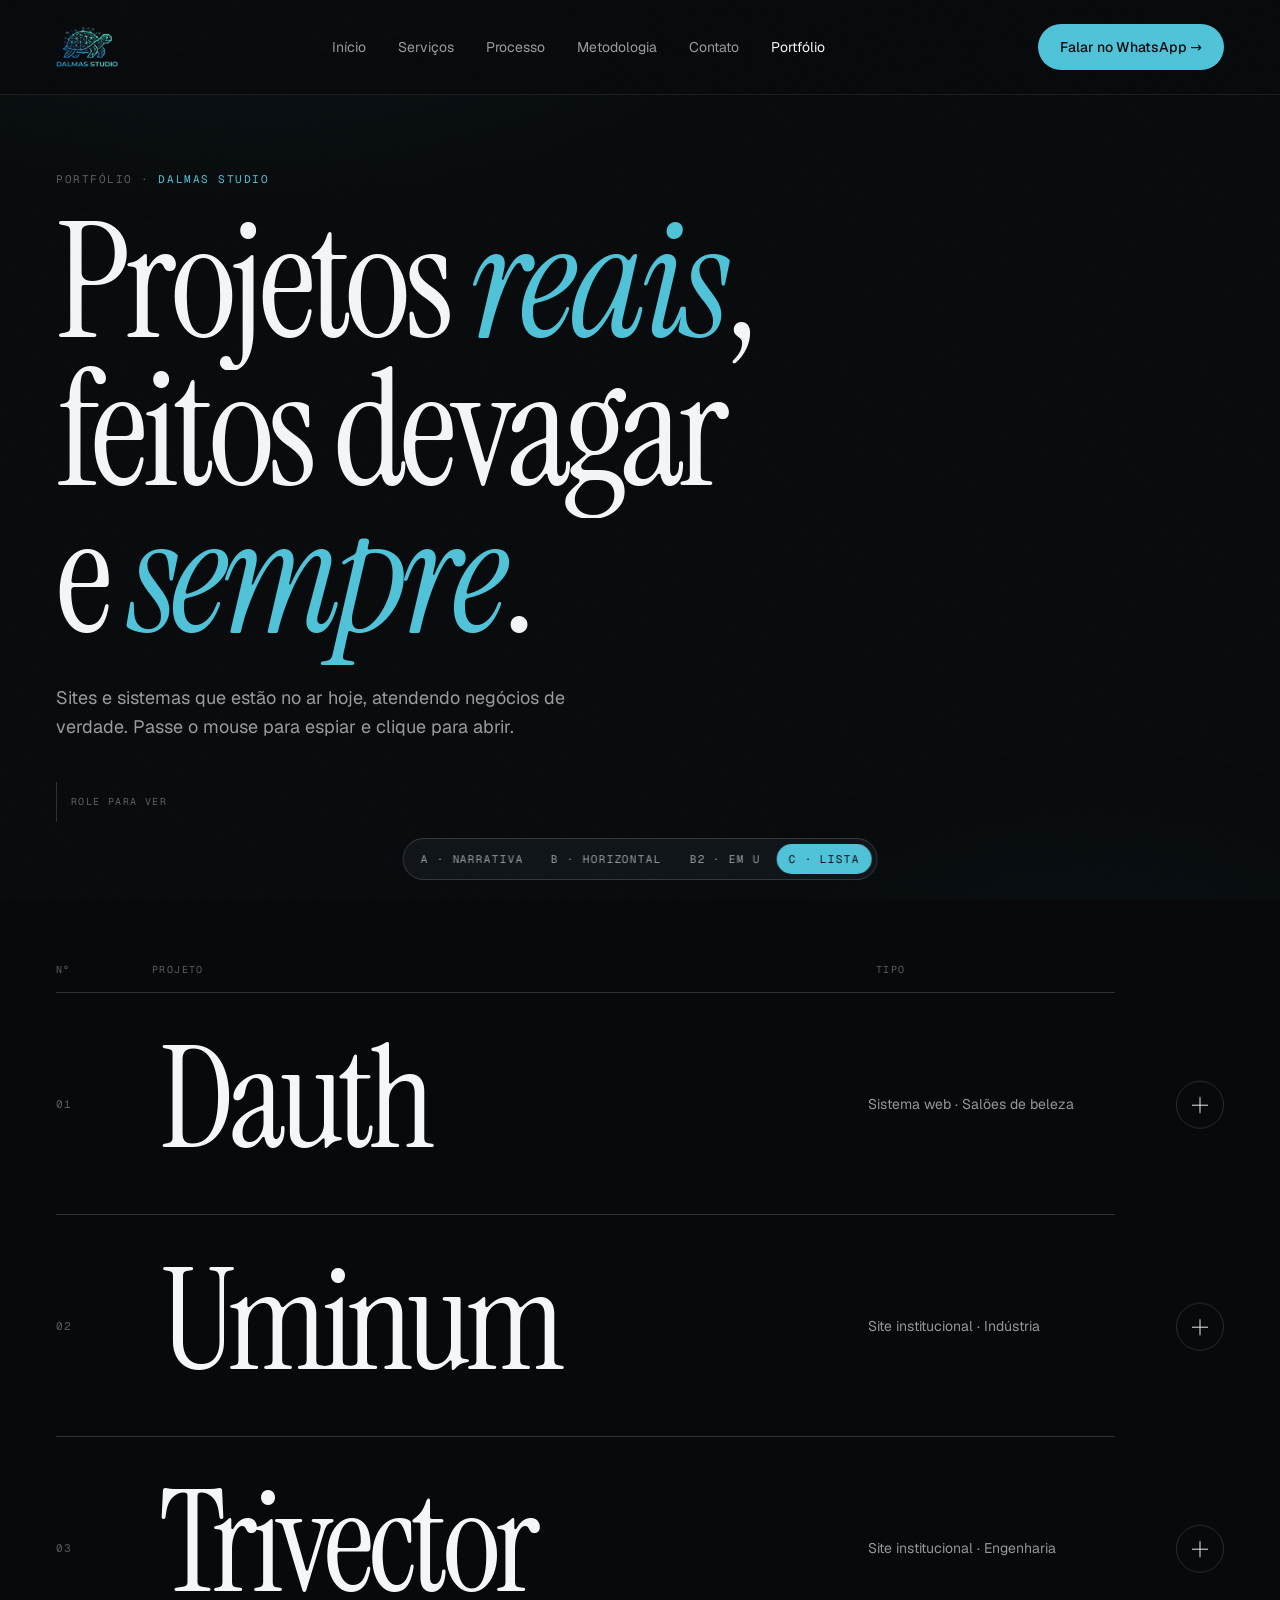
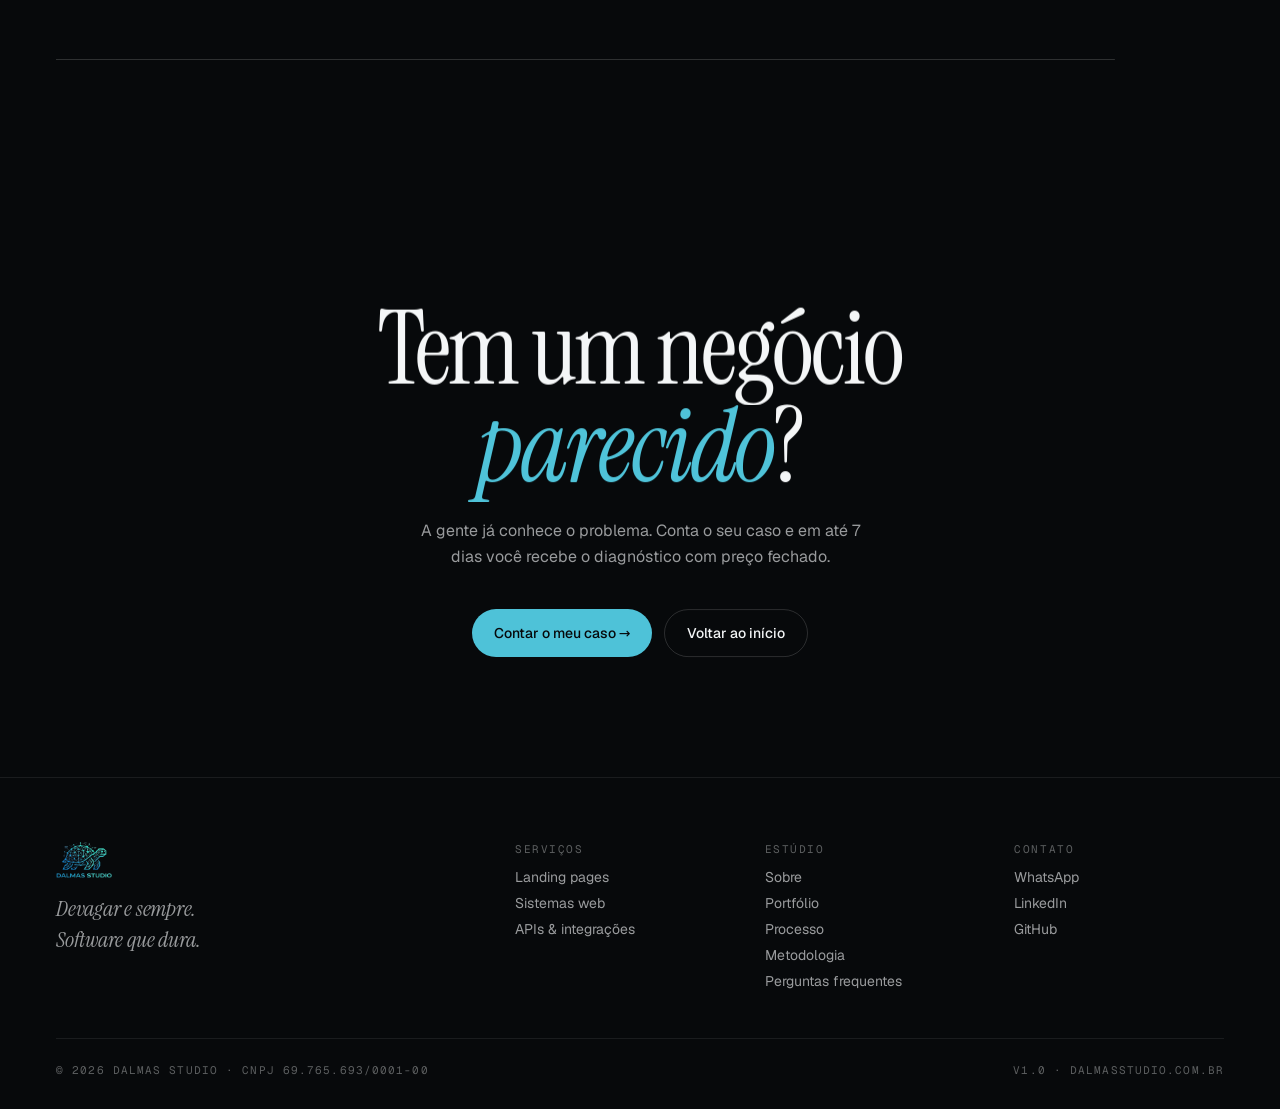
<file: prototipos/c.html>
<!DOCTYPE html>
<html lang="pt-BR">

<head>
  <meta charset="UTF-8">
  <meta name="viewport" content="width=device-width, initial-scale=1.0">
  <title>Protótipo C · Lista editorial | Portfólio Dalmas Studio</title>
  <meta name="robots" content="noindex">
  <link rel="icon" href="/public/favicon.ico" sizes="any">
  <link rel="preload" href="/public/fonts/geist.woff2" as="font" type="font/woff2" crossorigin>
  <link rel="preload" href="/public/fonts/instrument-serif.woff2" as="font" type="font/woff2" crossorigin>
  <link rel="stylesheet" href="/prototipos/base.css">
  <style>
    /* ─── C · Lista editorial ─── */
    .pc {
      max-width: 1400px;
      margin: 0 auto;
      padding: 32px 20px 64px;
    }

    .pc-head {
      display: none;
      font-family: var(--font-mono);
      font-size: 10px;
      letter-spacing: 0.14em;
      text-transform: uppercase;
      color: var(--ink-faint);
      padding-bottom: 16px;
    }

    .pc-list { list-style: none; margin: 0; padding: 0; }
    .pc-row { position: relative; }

    /* linha fina que se desenha no scroll */
    .pc-line {
      display: block;
      height: 1px;
      background: var(--line-strong);
      transform-origin: 0 50%;
    }

    .pc-trigger {
      width: 100%;
      display: grid;
      grid-template-columns: 36px 1fr 32px;
      grid-template-areas:
        "num name plus"
        ". kind .";
      align-items: center;
      column-gap: 8px;
      row-gap: 6px;
      padding: 28px 0;
      text-align: left;
      transition: opacity 400ms var(--ease-out);
    }

    .pc-num {
      grid-area: num;
      align-self: start;
      padding-top: 0.9em;
      font-family: var(--font-mono);
      font-size: 11px;
      letter-spacing: 0.1em;
      color: var(--ink-faint);
    }

    .pc-name {
      grid-area: name;
      display: block;
      overflow: hidden;
      font-family: var(--font-display);
      font-weight: 400;
      font-size: clamp(52px, 11vw, 148px);
      line-height: 1;
      letter-spacing: -0.04em;
      padding-bottom: 0.06em;
      transition: transform 600ms var(--ease-out);
    }

    /* o GSAP anima o transform deste span na entrada; o hover mexe só no pai */
    .pc-name-in {
      display: inline-block;
      transition: color 400ms ease;
    }

    .pc-kind {
      grid-area: kind;
      font-size: 14px;
      color: var(--ink-dim);
    }

    .pc-plus {
      grid-area: plus;
      position: relative;
      width: 32px;
      height: 32px;
      border-radius: 50%;
      border: 1px solid var(--line-strong);
      transition: border-color 300ms ease, background 300ms ease, transform 600ms var(--ease-out);
    }

    .pc-plus::before,
    .pc-plus::after {
      content: '';
      position: absolute;
      left: 50%;
      top: 50%;
      width: 12px;
      height: 1px;
      margin-left: -6px;
      background: var(--ink);
      transition: transform 500ms var(--ease-out);
    }

    .pc-plus::after { transform: rotate(90deg); }

    .pc-trigger[aria-expanded="true"] .pc-plus { background: var(--shell); border-color: var(--shell); }
    .pc-trigger[aria-expanded="true"] .pc-plus::before,
    .pc-trigger[aria-expanded="true"] .pc-plus::after { background: #07090b; }
    .pc-trigger[aria-expanded="true"] .pc-plus::after { transform: rotate(0deg); }

    .pc-trigger:focus-visible { outline: 1px solid var(--shell); outline-offset: 4px; border-radius: var(--r-3); }

    /* detalhe expandido */
    .pc-detail { overflow: hidden; }

    .pc-detail-in {
      display: grid;
      gap: 40px;
      padding: 8px 0 56px;
    }

    .pc-desc {
      font-size: 16px;
      line-height: 1.65;
      color: var(--ink-dim);
      margin: 0 0 28px;
      max-width: 440px;
    }

    .pc-info .tags { margin-bottom: 32px; }

    .pc-visual {
      position: relative;
      padding-bottom: 36px;
    }

    .pc-visual::before {
      content: '';
      position: absolute;
      inset: -20% -10%;
      pointer-events: none;
      background: radial-gradient(ellipse 50% 50% at 50% 50%, rgba(var(--accent), 0.16) 0%, transparent 70%);
    }

    .pc-visual .mock-browser { position: relative; }

    .pc-visual .mock-phone {
      position: absolute;
      right: -6px;
      bottom: 0;
      width: 104px;
      padding: 4px;
      border-radius: 22px;
    }

    .pc-visual .mock-phone .mock-screen { border-radius: 18px; }

    /* prévia flutuante que segue o cursor (só desktop com mouse) */
    .pc-float {
      position: fixed;
      left: 0;
      top: 0;
      z-index: 40;
      width: 380px;
      aspect-ratio: 16 / 10;
      margin: -118px 0 0 -190px;
      border-radius: var(--r-4);
      overflow: hidden;
      pointer-events: none;
      visibility: hidden;
      box-shadow: 0 40px 80px -20px rgba(0, 0, 0, 0.8);
    }

    .pc-float-reel { height: 300%; }

    .pc-float-reel img {
      width: 100%;
      height: 33.3333%;
      object-fit: cover;
      object-position: top;
    }

    @media (min-width: 768px) {
      .pc { padding: 48px 40px 96px; }
      .pc-visual .mock-phone { width: 150px; padding: 6px; border-radius: 30px; right: -16px; }
      .pc-visual .mock-phone .mock-screen { border-radius: 24px; }
    }

    @media (min-width: 1024px) {
      .pc { padding: 64px 56px 120px; }

      .pc-head {
        display: grid;
        grid-template-columns: 96px 1fr 300px 48px;
      }

      .pc-trigger {
        grid-template-columns: 96px 1fr 300px 48px;
        grid-template-areas: "num name kind plus";
        padding: 36px 0;
      }

      .pc-num { align-self: center; padding-top: 0; }
      .pc-plus { width: 48px; height: 48px; justify-self: end; }
      .pc-plus::before, .pc-plus::after { width: 16px; margin-left: -8px; }

      /* hover: os outros projetos recuam, o nome desliza e acende */
      .pc-list:hover .pc-row:not(:hover) .pc-trigger { opacity: 0.32; }
      .pc-trigger:hover .pc-name { transform: translateX(28px); }
      .pc-trigger:hover .pc-name-in { color: var(--shell); }
      .pc-trigger:hover .pc-plus { border-color: var(--shell); }

      .pc-detail-in {
        grid-template-columns: 96px 4fr 7fr;
        gap: 0;
        padding: 0 0 80px;
      }

      .pc-info { grid-column: 2; padding-right: 56px; padding-top: 16px; }
      /* a sanfona corta o que vaza (overflow): o celular sobra dentro do padding */
      .pc-visual { grid-column: 3; padding: 0 48px 40px 0; }
      .pc-visual .mock-phone { width: 170px; right: 0; bottom: 0; }
    }
  </style>
</head>

<body>

  <nav class="nav" aria-label="Principal">
    <div class="nav-brand">
      <a href="/"><img src="/public/logo-dalmas-full.png" alt="Dalmas Studio" width="314" height="201"></a>
    </div>
    <div class="nav-links">
      <a href="/">Início</a>
      <a href="/#servicos">Serviços</a>
      <a href="/#processo">Processo</a>
      <a href="/#metodologia">Metodologia</a>
      <a href="/#contato">Contato</a>
      <a class="active" href="/portfolio/" aria-current="page">Portfólio</a>
    </div>
    <a href="https://wa.me/5554984096156" target="_blank" rel="noopener" class="btn btn-primary nav-cta">Falar no WhatsApp →</a>
  </nav>

  <main>
    <header class="p-hero">
      <p class="eyebrow">Portfólio · <b>Dalmas Studio</b></p>
      <h1 class="p-title">
        <span class="line"><span>Projetos <em>reais</em>,</span></span>
        <span class="line"><span>feitos devagar</span></span>
        <span class="line"><span>e <em>sempre</em>.</span></span>
      </h1>
      <p class="p-sub">Sites e sistemas que estão no ar hoje, atendendo negócios de verdade. Passe o mouse para espiar e clique para abrir.</p>
      <div class="p-scroll"><i></i>Role para ver</div>
    </header>

    <section class="pc" aria-label="Projetos">
      <div class="pc-head" aria-hidden="true"><span>Nº</span><span>Projeto</span><span>Tipo</span><span></span></div>
      <ol class="pc-list">

        <li class="pc-row" style="--accent: 176, 98, 62">
          <span class="pc-line"></span>
          <button class="pc-trigger" aria-expanded="false" aria-controls="pc-1">
            <span class="pc-num">01</span>
            <span class="pc-name"><span class="pc-name-in">Dauth</span></span>
            <span class="pc-kind">Sistema web · Salões de beleza</span>
            <span class="pc-plus" aria-hidden="true"></span>
          </button>
          <div class="pc-detail" id="pc-1" hidden>
            <div class="pc-detail-in">
              <div class="pc-info">
                <p class="pc-desc">Agenda, comissões e caixa num só lugar. Cada profissional tem seu login, a cliente agenda por um link e a dona do salão acompanha o faturamento sem planilha.</p>
                <ul class="tags">
                  <li>Sistema web</li>
                  <li>Agenda online</li>
                  <li>Comissões</li>
                  <li>Caixa</li>
                </ul>
                <a class="proj-link" href="https://dauth.com.br" target="_blank" rel="noopener">dauth.com.br <span>↗</span></a>
              </div>
              <div class="pc-visual">
                <figure class="mock-browser">
                  <div class="mock-bar"><span></span><span></span><span></span><em>dauth.com.br</em></div>
                  <div class="mock-screen"><img src="/public/portfolio/dauth-desktop.webp" alt="Página inicial do Dauth no computador" width="1440" height="2700" loading="lazy"></div>
                </figure>
                <figure class="mock-phone">
                  <div class="mock-screen"><img src="/public/portfolio/dauth-mobile.webp" alt="Dauth no celular" width="780" height="4800" loading="lazy"></div>
                </figure>
              </div>
            </div>
          </div>
        </li>

        <li class="pc-row" style="--accent: 26, 167, 161">
          <span class="pc-line"></span>
          <button class="pc-trigger" aria-expanded="false" aria-controls="pc-2">
            <span class="pc-num">02</span>
            <span class="pc-name"><span class="pc-name-in">Uminum</span></span>
            <span class="pc-kind">Site institucional · Indústria</span>
            <span class="pc-plus" aria-hidden="true"></span>
          </button>
          <div class="pc-detail" id="pc-2" hidden>
            <div class="pc-detail-in">
              <div class="pc-info">
                <p class="pc-desc">Site institucional da Uminum Systems. Apresenta a linha de câmaras quentes, controladores e análise reológica com clareza e leva o visitante direto ao orçamento.</p>
                <ul class="tags">
                  <li>Site institucional</li>
                  <li>Catálogo de produtos</li>
                  <li>Responsivo</li>
                </ul>
                <a class="proj-link" href="https://uminum.com.br" target="_blank" rel="noopener">uminum.com.br <span>↗</span></a>
              </div>
              <div class="pc-visual">
                <figure class="mock-browser">
                  <div class="mock-bar"><span></span><span></span><span></span><em>uminum.com.br</em></div>
                  <div class="mock-screen"><img src="/public/portfolio/uminum-desktop.webp" alt="Página inicial da Uminum no computador" width="1440" height="2700" loading="lazy"></div>
                </figure>
                <figure class="mock-phone">
                  <div class="mock-screen"><img src="/public/portfolio/uminum-mobile.webp" alt="Uminum no celular" width="780" height="4800" loading="lazy"></div>
                </figure>
              </div>
            </div>
          </div>
        </li>

        <li class="pc-row" style="--accent: 243, 146, 32">
          <span class="pc-line"></span>
          <button class="pc-trigger" aria-expanded="false" aria-controls="pc-3">
            <span class="pc-num">03</span>
            <span class="pc-name"><span class="pc-name-in">Trivector</span></span>
            <span class="pc-kind">Site institucional · Engenharia</span>
            <span class="pc-plus" aria-hidden="true"></span>
          </button>
          <div class="pc-detail" id="pc-3" hidden>
            <div class="pc-detail-in">
              <div class="pc-info">
                <p class="pc-desc">Site da Trivector Engenharia, que faz projetos mecânicos e elétricos para a indústria. Organiza doze frentes de serviço e deixa o comercial a um clique.</p>
                <ul class="tags">
                  <li>Site institucional</li>
                  <li>Serviços</li>
                  <li>Projetos</li>
                </ul>
                <a class="proj-link" href="https://trivectorengenharia.com.br" target="_blank" rel="noopener">trivectorengenharia.com.br <span>↗</span></a>
              </div>
              <div class="pc-visual">
                <figure class="mock-browser">
                  <div class="mock-bar"><span></span><span></span><span></span><em>trivectorengenharia.com.br</em></div>
                  <div class="mock-screen"><img src="/public/portfolio/trivector-desktop.webp" alt="Página inicial da Trivector no computador" width="1440" height="2700" loading="lazy"></div>
                </figure>
                <figure class="mock-phone">
                  <div class="mock-screen"><img src="/public/portfolio/trivector-mobile.webp" alt="Trivector no celular" width="780" height="4800" loading="lazy"></div>
                </figure>
              </div>
            </div>
          </div>
        </li>

      </ol>
      <span class="pc-line"></span>
    </section>

    <section class="end-cta">
      <h2 data-lines>
        <span class="line"><span>Tem um negócio</span></span>
        <span class="line"><span><em>parecido</em>?</span></span>
      </h2>
      <p data-reveal>A gente já conhece o problema. Conta o seu caso e em até 7 dias você recebe o diagnóstico com preço fechado.</p>
      <div class="actions" data-reveal>
        <a href="https://wa.me/5554984096156" target="_blank" rel="noopener" class="btn btn-primary">Contar o meu caso →</a>
        <a href="/" class="btn btn-ghost">Voltar ao início</a>
      </div>
    </section>
  </main>

  <div class="pc-float" aria-hidden="true">
    <div class="pc-float-reel">
      <img src="/public/portfolio/dauth-desktop.webp" alt="" width="1440" height="2700">
      <img src="/public/portfolio/uminum-desktop.webp" alt="" width="1440" height="2700">
      <img src="/public/portfolio/trivector-desktop.webp" alt="" width="1440" height="2700">
    </div>
  </div>

  <footer class="footer">
    <div class="footer-grid">
      <div class="footer-brand-col">
        <div class="footer-brand">
          <img src="/public/logo-dalmas-full.png" alt="Dalmas Studio" width="314" height="201" loading="lazy">
        </div>
        <div class="footer-tag">Devagar e sempre.<br>Software que dura.</div>
      </div>
      <div class="footer-nav-cols">
        <div>
          <h4>Serviços</h4>
          <ul>
            <li><a href="/#servicos">Landing pages</a></li>
            <li><a href="/#servicos">Sistemas web</a></li>
            <li><a href="/#servicos">APIs &amp; integrações</a></li>
          </ul>
        </div>
        <div>
          <h4>Estúdio</h4>
          <ul>
            <li><a href="/#sobre">Sobre</a></li>
            <li><a href="/portfolio/">Portfólio</a></li>
            <li><a href="/#processo">Processo</a></li>
            <li><a href="/#metodologia">Metodologia</a></li>
            <li><a href="/#faq">Perguntas frequentes</a></li>
          </ul>
        </div>
        <div>
          <h4>Contato</h4>
          <ul>
            <li><a href="https://wa.me/5554984096156" target="_blank" rel="noopener">WhatsApp</a></li>
            <li><a href="https://www.linkedin.com/in/augustordalmas/" target="_blank" rel="noopener">LinkedIn</a></li>
            <li><a href="https://github.com/Augustodalmas" target="_blank" rel="noopener">GitHub</a></li>
          </ul>
        </div>
      </div>
    </div>
    <div class="footer-bot">
      <span>© 2026 Dalmas Studio · CNPJ 69.765.693/0001-00</span>
      <span>v1.0 · dalmasstudio.com.br</span>
    </div>
  </footer>

  <nav class="proto-switch" aria-label="Protótipos">
    <a href="/prototipos/a.html">A<span> · Narrativa</span></a>
    <a href="/prototipos/b.html">B<span> · Horizontal</span></a>
    <a href="/prototipos/b2.html">B2<span> · Em U</span></a>
    <a href="/prototipos/c.html" aria-current="page">C<span> · Lista</span></a>
  </nav>

  <script src="/public/vendor/gsap.min.js"></script>
  <script src="/public/vendor/ScrollTrigger.min.js"></script>
  <script src="/prototipos/common.js"></script>
  <script>
    const rows = gsap.utils.toArray('.pc-row');
    const motion = () => window.matchMedia(DS.motionOk).matches;
    const pans = new Map(); // print rolando sozinho dentro do mockup aberto

    // ─── Abrir / fechar (sanfona: um aberto por vez) ───
    function setOpen(row, open) {
      const btn = row.querySelector('.pc-trigger');
      const detail = row.querySelector('.pc-detail');
      if ((btn.getAttribute('aria-expanded') === 'true') === open) return;
      btn.setAttribute('aria-expanded', String(open));
      gsap.killTweensOf(detail);

      if (open) {
        detail.hidden = false;
        if (!motion()) return;
        gsap.fromTo(detail, { height: 0 }, { height: 'auto', duration: 1, ease: 'expo.out' });
        gsap.from(detail.querySelectorAll('.pc-desc, .tags li, .proj-link, .mock-browser, .mock-phone'), {
          autoAlpha: 0, y: 32, stagger: 0.05, duration: 1, ease: DS.ease, delay: 0.1,
        });
        detail.querySelectorAll('.mock-screen').forEach((s, i) => {
          const tween = gsap.to(s.querySelector('img'), {
            y: () => DS.screenTravel(s), duration: i ? 10 : 14, ease: 'sine.inOut', repeat: -1, yoyo: true, delay: 1,
          });
          pans.set(s, tween);
        });
      } else {
        detail.querySelectorAll('.mock-screen').forEach((s) => {
          pans.get(s)?.kill();
          pans.delete(s);
          gsap.set(s.querySelector('img'), { y: 0 });
        });
        if (!motion()) { detail.hidden = true; return; }
        gsap.to(detail, { height: 0, duration: 0.7, ease: 'expo.inOut', onComplete: () => { detail.hidden = true; } });
      }
    }

    rows.forEach((row) => {
      row.querySelector('.pc-trigger').addEventListener('click', () => {
        const willOpen = row.querySelector('.pc-trigger').getAttribute('aria-expanded') !== 'true';
        rows.forEach((r) => setOpen(r, r === row && willOpen));
        ScrollTrigger.refresh();
      });
    });

    const mm = gsap.matchMedia();

    // ─── Entrada: linhas se desenham, nomes sobem da máscara ───
    mm.add(DS.motionOk, () => {
      gsap.utils.toArray('.pc-line').forEach((line) => {
        gsap.from(line, {
          scaleX: 0, duration: 1.6, ease: 'expo.inOut',
          scrollTrigger: { trigger: line, start: 'top 90%', once: true },
        });
      });
      rows.forEach((row) => {
        gsap.timeline({ scrollTrigger: { trigger: row, start: 'top 85%', once: true }, defaults: { ease: DS.ease, duration: 1.3 } })
          .from(row.querySelector('.pc-name-in'), { yPercent: 105 }, 0.15)
          .from(row.querySelectorAll('.pc-num, .pc-kind, .pc-plus'), { autoAlpha: 0, y: 16, stagger: 0.06 }, 0.3);
      });
    });

    // ─── Prévia flutuante: só com mouse, tela grande e movimento liberado ───
    mm.add(`(min-width: 1024px) and (hover: hover) and (pointer: fine) and ${DS.motionOk}`, () => {
      const float = document.querySelector('.pc-float');
      const reel = float.querySelector('.pc-float-reel');
      const xTo = gsap.quickTo(float, 'x', { duration: 0.7, ease: 'power3' });
      const yTo = gsap.quickTo(float, 'y', { duration: 0.7, ease: 'power3' });
      const tilt = gsap.quickTo(float, 'rotation', { duration: 0.9, ease: 'power3' });
      let lastX = 0;

      const move = (e) => {
        xTo(e.clientX);
        yTo(e.clientY);
        tilt(gsap.utils.clamp(-8, 8, (e.clientX - lastX) * 0.4)); // inclina na direção do movimento
        lastX = e.clientX;
      };
      window.addEventListener('pointermove', move);

      const show = (i, e) => {
        gsap.set(float, { x: e.clientX, y: e.clientY });
        gsap.to(float, { autoAlpha: 1, scale: 1, duration: 0.6, ease: DS.ease, overwrite: 'auto' });
        gsap.to(reel, { yPercent: -i * (100 / 3), duration: 0.9, ease: 'expo.inOut' });
      };
      const hide = () => gsap.to(float, { autoAlpha: 0, scale: 0.6, duration: 0.4, ease: 'power3.in', overwrite: 'auto' });

      gsap.set(float, { scale: 0.6, autoAlpha: 0 });
      rows.forEach((row, i) => {
        const btn = row.querySelector('.pc-trigger');
        btn.addEventListener('pointerenter', (e) => {
          if (btn.getAttribute('aria-expanded') !== 'true') show(i, e);
        });
        btn.addEventListener('pointerleave', hide);
        btn.addEventListener('click', hide);
      });

      return () => window.removeEventListener('pointermove', move);
    });
  </script>
</body>

</html>
</file>
<file: public/css/paginas.css>
/* Estilo das páginas internas (serviços e cases).
   A base (tokens, nav, menu, botões, CTA e rodapé) é cópia do CSS inline do index.html:
   ao mudar a identidade visual lá, replicar aqui. */

/* ─── Fontes (auto-hospedadas) ─── */
@font-face {
  font-family: 'Geist';
  font-weight: 300 700;
  font-display: swap;
  src: url('/public/fonts/geist.woff2') format('woff2');
}

@font-face {
  font-family: 'Geist Mono';
  font-weight: 400 500;
  font-display: swap;
  src: url('/public/fonts/geist-mono.woff2') format('woff2');
}

@font-face {
  font-family: 'Instrument Serif';
  font-style: normal;
  font-weight: 400;
  font-display: swap;
  src: url('/public/fonts/instrument-serif.woff2') format('woff2');
}

@font-face {
  font-family: 'Instrument Serif';
  font-style: italic;
  font-weight: 400;
  font-display: swap;
  src: url('/public/fonts/instrument-serif-italic.woff2') format('woff2');
}

/* ─── Tokens ─── */
:root {
  --shell: #4FC3D9;
  --shell-glow: rgba(79, 195, 217, 0.18);
  --ink: #f4f6f7;
  --ink-dim: rgba(244, 246, 247, 0.62);
  --ink-faint: rgba(244, 246, 247, 0.36);
  --bg: #07090b;
  --surface: #11161b;
  --line: rgba(244, 246, 247, 0.08);
  --line-strong: rgba(244, 246, 247, 0.16);
  --font-display: 'Instrument Serif', 'Times New Roman', serif;
  --font-sans: 'Geist', system-ui, sans-serif;
  --font-mono: 'Geist Mono', ui-monospace, monospace;
  --r-3: 14px;
  --r-4: 20px;
  --r-pill: 999px;
}

/* ─── Reset ─── */
*,
*::before,
*::after {
  box-sizing: border-box;
}

html,
body {
  margin: 0;
  padding: 0;
}

body {
  font-family: var(--font-sans);
  background: var(--bg);
  color: var(--ink);
  -webkit-font-smoothing: antialiased;
  text-rendering: optimizeLegibility;
}

a {
  color: inherit;
  text-decoration: none;
  cursor: pointer;
}

img {
  display: block;
  max-width: 100%;
}

button {
  font: inherit;
  cursor: pointer;
  border: none;
  background: none;
  color: inherit;
}

body::before {
  content: '';
  position: fixed;
  inset: 0;
  z-index: -1;
  pointer-events: none;
  background:
    radial-gradient(ellipse 80% 60% at 20% -10%, rgba(79, 195, 217, 0.07) 0%, transparent 60%),
    radial-gradient(ellipse 60% 50% at 85% 110%, rgba(30, 107, 133, 0.06) 0%, transparent 55%);
}

/* ─── Botões ─── */
.btn {
  display: inline-flex;
  align-items: center;
  gap: 10px;
  padding: 14px 22px;
  border-radius: var(--r-pill);
  font-size: 14px;
  font-weight: 500;
  transition: all 160ms ease;
  white-space: nowrap;
}

.btn-primary {
  background: var(--shell);
  color: #07090b;
}

.btn-primary:hover {
  background: #6FE5FF;
  transform: translateY(-1px);
}

.btn-ghost {
  color: var(--ink);
  border: 1px solid var(--line-strong);
}

.btn-ghost:hover {
  border-color: var(--shell);
  color: var(--shell);
}

/* ─── Nav ─── */
.nav {
  display: flex;
  justify-content: space-between;
  align-items: center;
  padding: 16px 20px;
  position: sticky;
  top: 0;
  z-index: 50;
  background: color-mix(in srgb, var(--bg) 88%, transparent);
  backdrop-filter: blur(12px);
  border-bottom: 1px solid var(--line);
}

.nav-brand img {
  height: 38px;
  width: auto;
  object-fit: contain;
}

.nav-links {
  display: none;
}

.nav-cta {
  font-size: 11px;
  padding: 9px 14px;
}

@media (min-width: 768px) {
  .nav {
    padding: 20px 40px;
  }

  .nav-brand img {
    height: 46px;
  }

  .nav-links {
    gap: 24px;
    font-size: 13px;
    color: var(--ink-dim);
  }

  .nav-links a:hover {
    color: var(--ink);
  }

  .nav-cta {
    font-size: 12px;
    padding: 12px 19px;
  }
}

@media (min-width: 900px) {
  .nav-links {
    display: flex;
  }
}

@media (min-width: 1024px) {
  .nav {
    padding: 24px max(56px, calc((100% - 1400px) / 2 + 56px));
  }

  .nav-links {
    gap: 32px;
    font-size: 14px;
  }
}

/* ─── Menu do celular (public/js/menu.js) ─── */
.nav-toggle {
  display: none;
  position: relative;
  flex: none;
  width: 40px;
  height: 40px;
  margin-left: 10px;
  border-radius: 50%;
  border: 1px solid var(--line-strong);
  transition: border-color 200ms ease;
}

.has-menu .nav-toggle {
  display: block;
}

.has-menu .nav-cta {
  margin-left: auto;
}

.nav-toggle span {
  position: absolute;
  left: 50%;
  top: 50%;
  width: 16px;
  height: 1.5px;
  margin: -0.75px 0 0 -8px;
  border-radius: 1px;
  background: var(--ink);
  transition: transform 400ms cubic-bezier(0.22, 1, 0.36, 1);
}

.nav-toggle span:first-child {
  transform: translateY(-3px);
}

.nav-toggle span:last-child {
  transform: translateY(3px);
}

.menu-open .nav-toggle {
  border-color: var(--shell);
}

.menu-open .nav-toggle span:first-child {
  transform: rotate(45deg);
}

.menu-open .nav-toggle span:last-child {
  transform: rotate(-45deg);
}

html.menu-open {
  overflow: hidden;
}

.menu-mobile {
  position: fixed;
  inset: 0;
  z-index: 45;
  display: flex;
  flex-direction: column;
  justify-content: space-between;
  padding: 104px 20px 32px;
  overflow-y: auto;
  background: color-mix(in srgb, var(--bg) 94%, transparent);
  backdrop-filter: blur(16px);
  opacity: 0;
  visibility: hidden;
  transition: opacity 300ms ease, visibility 0s linear 300ms;
}

.menu-open .menu-mobile {
  opacity: 1;
  visibility: visible;
  transition: opacity 300ms ease;
}

.menu-mobile nav {
  display: flex;
  flex-direction: column;
}

.menu-mobile nav a {
  display: flex;
  align-items: baseline;
  gap: 16px;
  padding: 10px 0;
  border-bottom: 1px solid var(--line);
  font-family: var(--font-display);
  font-size: clamp(36px, 10vw, 56px);
  line-height: 1.1;
  letter-spacing: -0.02em;
  opacity: 0;
  transform: translateY(24px);
  transition: opacity 400ms ease, transform 600ms cubic-bezier(0.22, 1, 0.36, 1), color 200ms ease;
}

.menu-open .menu-mobile nav a {
  opacity: 1;
  transform: none;
  transition-delay: calc(var(--i) * 50ms + 80ms);
}

.menu-mobile nav a:hover {
  color: var(--shell);
}

.menu-mobile nav a span {
  font-family: var(--font-mono);
  font-size: 11px;
  letter-spacing: 0.14em;
  color: var(--ink-faint);
}

.menu-tag {
  margin: 32px 0 0;
  font-family: var(--font-display);
  font-style: italic;
  font-size: 20px;
  color: var(--ink-dim);
}

@media (min-width: 768px) {
  .nav-toggle {
    width: 46px;
    height: 46px;
  }

  .menu-mobile {
    padding: 120px 40px 40px;
  }
}

@media (min-width: 900px) {
  .has-menu .nav-toggle,
  .menu-mobile {
    display: none;
  }

  .has-menu .nav-cta {
    margin-left: 0;
  }
}

@media (prefers-reduced-motion: reduce) {
  .nav-toggle span,
  .menu-mobile,
  .menu-mobile nav a {
    transition: none;
  }
}

/* ─── Página: cabeçalho ─── */
.page-head {
  max-width: 1400px;
  margin: 0 auto;
  padding: 40px 20px 48px;
  border-bottom: 1px solid var(--line);
}

.crumbs {
  margin: 0 0 32px;
  padding: 0;
  list-style: none;
  display: flex;
  flex-wrap: wrap;
  gap: 8px;
  font-family: var(--font-mono);
  font-size: 11px;
  letter-spacing: 0.12em;
  text-transform: uppercase;
  color: var(--ink-faint);
}

.crumbs li + li::before {
  content: '/';
  margin-right: 8px;
}

.crumbs a:hover {
  color: var(--ink);
}

.eyebrow {
  margin: 0 0 16px;
  font-family: var(--font-mono);
  font-size: 11px;
  letter-spacing: 0.14em;
  text-transform: uppercase;
  color: var(--shell);
}

.page-head h1 {
  font-family: var(--font-display);
  font-weight: 400;
  font-size: clamp(40px, 8vw, 104px);
  line-height: 0.98;
  letter-spacing: -0.03em;
  margin: 0;
  max-width: 1100px;
}

.page-head h1 em {
  font-style: italic;
  color: var(--shell);
}

.lead {
  margin: 28px 0 0;
  max-width: 720px;
  font-size: 17px;
  line-height: 1.6;
  color: var(--ink-dim);
}

.lead strong {
  color: var(--ink);
  font-weight: 500;
}

.head-actions {
  margin-top: 32px;
  display: flex;
  flex-wrap: wrap;
  gap: 12px;
}

/* ─── Página: conteúdo ─── */
.prose {
  max-width: 1400px;
  margin: 0 auto;
  padding: 56px 20px;
}

.prose > * {
  max-width: 760px;
}

.prose h2 {
  font-family: var(--font-display);
  font-weight: 400;
  font-size: clamp(30px, 5vw, 48px);
  line-height: 1.08;
  letter-spacing: -0.02em;
  margin: 64px 0 20px;
}

.prose h2:first-child {
  margin-top: 0;
}

.prose h2 em {
  font-style: italic;
  color: var(--shell);
}

.prose h3 {
  font-family: var(--font-display);
  font-weight: 400;
  font-size: 26px;
  letter-spacing: -0.015em;
  margin: 36px 0 12px;
}

.prose p,
.prose li {
  font-size: 16px;
  line-height: 1.7;
  color: var(--ink-dim);
}

.prose p {
  margin: 0 0 18px;
}

.prose strong {
  color: var(--ink);
  font-weight: 500;
}

.prose ul,
.prose ol {
  padding-left: 20px;
  margin: 0 0 18px;
}

.prose li {
  margin-bottom: 8px;
}

.prose li::marker {
  color: var(--shell);
}

.prose a:not(.btn) {
  color: var(--shell);
  border-bottom: 1px solid rgba(79, 195, 217, 0.3);
}

.prose a:not(.btn):hover {
  border-color: var(--shell);
}

/* grade de cartões (benefícios, funcionalidades) */
.prose .cards {
  max-width: none;
  margin: 8px 0 24px;
  display: grid;
  grid-template-columns: 1fr;
  gap: 1px;
  background: var(--line);
  border: 1px solid var(--line);
  border-radius: var(--r-3);
  overflow: hidden;
}

.card {
  background: var(--bg);
  padding: 28px 24px;
}

.card h3 {
  margin: 0 0 10px;
  font-size: 24px;
}

.card p {
  margin: 0;
  font-size: 15px;
}

@media (min-width: 768px) {
  .prose .cards {
    grid-template-columns: repeat(2, 1fr);
  }
}

@media (min-width: 1024px) {
  .prose .cards {
    grid-template-columns: repeat(3, 1fr);
  }
}

/* print do projeto */
.shot {
  max-width: 1100px !important;
  margin: 8px 0 40px;
  border-radius: var(--r-4);
  border: 1px solid var(--line-strong);
  overflow: hidden;
  background: #fff;
  aspect-ratio: 16 / 10;
}

.shot img {
  width: 100%;
  height: auto;
}

/* ficha do case */
.facts {
  margin: 0 0 40px;
  display: grid;
  grid-template-columns: repeat(2, 1fr);
  gap: 24px;
  padding: 24px 0;
  border-top: 1px solid var(--line);
  border-bottom: 1px solid var(--line);
}

.facts dt {
  font-family: var(--font-mono);
  font-size: 10px;
  letter-spacing: 0.14em;
  text-transform: uppercase;
  color: var(--ink-faint);
  margin-bottom: 6px;
}

.facts dd {
  margin: 0;
  font-size: 15px;
  line-height: 1.5;
}

@media (min-width: 768px) {
  .facts {
    grid-template-columns: repeat(4, 1fr);
  }
}

/* links para outras páginas */
.related {
  max-width: 1400px;
  margin: 0 auto;
  padding: 0 20px 56px;
}

.related h2 {
  font-family: var(--font-mono);
  font-size: 11px;
  letter-spacing: 0.14em;
  text-transform: uppercase;
  color: var(--ink-faint);
  font-weight: 400;
  margin: 0 0 16px;
}

.related ul {
  list-style: none;
  margin: 0;
  padding: 0;
  border-top: 1px solid var(--line);
}

.related li a {
  display: flex;
  justify-content: space-between;
  gap: 16px;
  padding: 20px 0;
  border-bottom: 1px solid var(--line);
  font-family: var(--font-display);
  font-size: clamp(22px, 3vw, 30px);
  letter-spacing: -0.015em;
  transition: color 160ms ease, padding 200ms ease;
}

.related li a::after {
  content: '→';
  color: var(--shell);
}

.related li a:hover {
  color: var(--shell);
  padding-left: 8px;
}

@media (min-width: 768px) {
  .page-head {
    padding: 56px 40px 64px;
  }

  .prose {
    padding: 80px 40px;
  }

  .related {
    padding: 0 40px 80px;
  }

  .lead {
    font-size: 18px;
  }

  .prose p,
  .prose li {
    font-size: 17px;
  }
}

@media (min-width: 1024px) {
  .page-head {
    padding: 64px 56px 80px;
  }

  .prose {
    padding: 96px 56px;
  }

  .related {
    padding: 0 56px 96px;
  }
}

/* ─── CTA ─── */
.cta-wrap {
  padding: 0 20px 40px;
  max-width: 1400px;
  margin: 0 auto;
}

.cta {
  padding: 56px 28px;
  border-radius: var(--r-4);
  background: var(--shell);
  color: #07090b;
}

.cta-eyebrow {
  font-family: var(--font-mono);
  font-size: 11px;
  letter-spacing: 0.16em;
  text-transform: uppercase;
}

.cta h2 {
  font-family: var(--font-display);
  font-size: clamp(36px, 7vw, 80px);
  letter-spacing: -0.03em;
  line-height: 0.95;
  margin: 12px 0 0;
  font-weight: 400;
}

.cta h2 em {
  font-style: italic;
}

.cta-actions {
  margin-top: 36px;
  display: flex;
  gap: 12px 20px;
  flex-wrap: wrap;
  align-items: center;
}

.cta-note {
  font-family: var(--font-mono);
  font-size: 11px;
  letter-spacing: 0.12em;
  text-transform: uppercase;
  opacity: 0.6;
}

.btn-dark {
  background: #07090b;
  color: var(--shell);
  padding: 14px 24px;
  border-radius: var(--r-pill);
  font-size: 14px;
  font-weight: 500;
  display: inline-flex;
  align-items: center;
  gap: 10px;
  transition: transform 160ms ease;
}

.btn-dark:hover {
  transform: translateY(-2px);
}

@media (min-width: 768px) {
  .cta-wrap {
    padding: 0 40px 48px;
  }

  .cta {
    padding: 72px 48px;
  }
}

@media (min-width: 1024px) {
  .cta-wrap {
    padding: 0 56px 56px;
  }

  .cta {
    padding: 88px 64px;
  }
}

/* ─── Rodapé ─── */
.footer {
  padding: 48px 20px 24px;
  border-top: 1px solid var(--line);
}

.footer-grid {
  display: grid;
  grid-template-columns: 1fr;
  padding-bottom: 36px;
}

.footer-brand-col {
  padding-bottom: 32px;
  border-bottom: 1px solid var(--line);
  margin-bottom: 32px;
}

.footer-nav-cols {
  display: grid;
  grid-template-columns: repeat(3, 1fr);
  gap: 24px;
}

.footer h4 {
  font-family: var(--font-mono);
  font-size: 11px;
  letter-spacing: 0.14em;
  text-transform: uppercase;
  color: var(--ink-faint);
  margin: 0 0 12px;
  font-weight: 400;
}

.footer ul {
  list-style: none;
  padding: 0;
  margin: 0;
  display: flex;
  flex-direction: column;
  gap: 8px;
  font-size: 14px;
  color: var(--ink-dim);
}

.footer ul a:hover {
  color: var(--ink);
}

.footer-brand {
  margin-bottom: 16px;
}

.footer-brand img {
  height: 40px;
  width: auto;
}

.footer-tag {
  font-family: var(--font-display);
  font-style: italic;
  font-size: 20px;
  color: var(--ink-dim);
  letter-spacing: -0.01em;
  line-height: 1.4;
}

.footer-bot {
  padding-top: 20px;
  border-top: 1px solid var(--line);
  display: flex;
  flex-direction: column;
  gap: 6px;
  font-family: var(--font-mono);
  font-size: 10px;
  letter-spacing: 0.1em;
  text-transform: uppercase;
  color: var(--ink-faint);
}

@media (min-width: 768px) {
  .footer {
    padding-left: 40px;
    padding-right: 40px;
  }

  .footer-bot {
    flex-direction: row;
    justify-content: space-between;
  }

  .footer-nav-cols {
    gap: 32px;
  }
}

@media (min-width: 1024px) {
  .footer {
    padding: 64px max(56px, calc((100% - 1400px) / 2 + 56px)) 32px;
  }

  .footer-grid {
    grid-template-columns: 2fr 1fr 1fr 1fr;
    gap: 40px;
    padding-bottom: 48px;
  }

  .footer-brand-col {
    padding-bottom: 0;
    border-bottom: none;
    margin-bottom: 0;
  }

  .footer-nav-cols {
    display: contents;
  }

  .footer-brand img {
    height: 48px;
  }

  .footer-tag {
    font-size: 22px;
  }

  .footer-bot {
    font-size: 11px;
    padding-top: 24px;
  }
}
</file>
<file: prototipos/base.css>
/* Base compartilhada dos protótipos do portfólio — mesma identidade da landing (index.html) */

/* ─── Fontes (auto-hospedadas) ─── */
@font-face {
  font-family: 'Geist';
  font-weight: 300 700;
  font-display: swap;
  src: url('/public/fonts/geist.woff2') format('woff2');
}

@font-face {
  font-family: 'Geist Mono';
  font-weight: 400 500;
  font-display: swap;
  src: url('/public/fonts/geist-mono.woff2') format('woff2');
}

@font-face {
  font-family: 'Instrument Serif';
  font-style: normal;
  font-weight: 400;
  font-display: swap;
  src: url('/public/fonts/instrument-serif.woff2') format('woff2');
}

@font-face {
  font-family: 'Instrument Serif';
  font-style: italic;
  font-weight: 400;
  font-display: swap;
  src: url('/public/fonts/instrument-serif-italic.woff2') format('woff2');
}

/* ─── Tokens (iguais à landing) ─── */
:root {
  --shell: #4FC3D9;
  --shell-deep: #1E6B85;
  --shell-glow: rgba(79, 195, 217, 0.18);
  --ink: #f4f6f7;
  --ink-dim: rgba(244, 246, 247, 0.62);
  --ink-faint: rgba(244, 246, 247, 0.36);
  --bg: #07090b;
  --surface: #11161b;
  --line: rgba(244, 246, 247, 0.08);
  --line-strong: rgba(244, 246, 247, 0.16);
  --font-display: 'Instrument Serif', 'Times New Roman', serif;
  --font-sans: 'Geist', system-ui, sans-serif;
  --font-mono: 'Geist Mono', ui-monospace, monospace;
  --r-2: 8px;
  --r-3: 14px;
  --r-4: 20px;
  --r-pill: 999px;
  --ease-out: cubic-bezier(0.22, 1, 0.36, 1);
}

/* ─── Reset ─── */
*, *::before, *::after { box-sizing: border-box; }
html, body { margin: 0; padding: 0; }

body {
  font-family: var(--font-sans);
  background: var(--bg);
  color: var(--ink);
  -webkit-font-smoothing: antialiased;
  text-rendering: optimizeLegibility;
  overflow-x: clip;
}

a { color: inherit; text-decoration: none; cursor: pointer; }
img { display: block; max-width: 100%; }
button { font: inherit; cursor: pointer; border: none; background: none; color: inherit; }

/* ─── Fundo com grain + gradiente radial (igual à landing) ─── */
body::before {
  content: '';
  position: fixed;
  inset: 0;
  z-index: -2;
  pointer-events: none;
  background:
    radial-gradient(ellipse 80% 60% at 20% -10%, rgba(79, 195, 217, 0.07) 0%, transparent 60%),
    radial-gradient(ellipse 60% 50% at 85% 110%, rgba(30, 107, 133, 0.06) 0%, transparent 55%);
}

body::after {
  content: '';
  position: fixed;
  inset: 0;
  z-index: 100;
  pointer-events: none;
  opacity: 0.035;
  background-image: url("data:image/svg+xml,%3Csvg viewBox='0 0 256 256' xmlns='http://www.w3.org/2000/svg'%3E%3Cfilter id='noise'%3E%3CfeTurbulence type='fractalNoise' baseFrequency='0.9' numOctaves='4' stitchTiles='stitch'/%3E%3C/filter%3E%3Crect width='100%25' height='100%25' filter='url(%23noise)'/%3E%3C/svg%3E");
  background-size: 180px 180px;
}

/* ─── Buttons ─── */
.btn {
  display: inline-flex;
  align-items: center;
  gap: 10px;
  padding: 14px 22px;
  border-radius: var(--r-pill);
  font-size: 14px;
  font-weight: 500;
  transition: all 160ms ease;
  white-space: nowrap;
}

.btn-primary { background: var(--shell); color: #07090b; }
.btn-primary:hover { background: #6FE5FF; transform: translateY(-1px); }
.btn-ghost { color: var(--ink); border: 1px solid var(--line-strong); }
.btn-ghost:hover { border-color: var(--shell); color: var(--shell); }

/* ─── Nav (igual à landing) ─── */
.nav {
  display: flex;
  justify-content: space-between;
  align-items: center;
  padding: 16px 20px;
  position: sticky;
  top: 0;
  z-index: 50;
  background: color-mix(in srgb, var(--bg) 88%, transparent);
  backdrop-filter: blur(12px);
  border-bottom: 1px solid var(--line);
}

.nav-brand img { height: 32px; width: auto; object-fit: contain; }
.nav-links { display: none; }
.nav-cta { font-size: 13px; padding: 10px 16px; }

@media (min-width: 768px) {
  .nav { padding: 20px 40px; }
  .nav-brand img { height: 36px; }
  .nav-links { display: flex; gap: 24px; font-size: 13px; color: var(--ink-dim); }
  .nav-links a:hover, .nav-links a.active { color: var(--ink); }
  .nav-cta { font-size: 14px; padding: 14px 22px; }
}

@media (min-width: 1024px) {
  .nav { padding: 24px 56px; }
  .nav-brand img { height: 40px; }
  .nav-links { gap: 32px; font-size: 14px; }
}

/* ─── Abertura da página ─── */
.p-hero {
  max-width: 1400px;
  margin: 0 auto;
  padding: 40px 20px 56px;
}

.eyebrow {
  font-family: var(--font-mono);
  font-size: 11px;
  letter-spacing: 0.14em;
  text-transform: uppercase;
  color: var(--ink-faint);
  margin: 0 0 24px;
}

.eyebrow b { color: var(--shell); font-weight: 400; }

.p-title {
  font-family: var(--font-display);
  font-weight: 400;
  font-size: clamp(44px, 15vw, 168px);
  line-height: 0.92;
  letter-spacing: -0.035em;
  margin: 0;
}

.p-title em, .serif-em { font-style: italic; color: var(--shell); }

/* máscara de linha: o span interno sobe de dentro do recorte */
.line { display: block; overflow: hidden; padding-bottom: 0.08em; margin-bottom: -0.08em; }
.line > span { display: inline-block; will-change: transform; }

.p-sub {
  margin: 32px 0 0;
  max-width: 520px;
  font-size: 16px;
  line-height: 1.6;
  color: var(--ink-dim);
}

.p-scroll {
  margin-top: 56px;
  display: inline-flex;
  align-items: center;
  gap: 14px;
  font-family: var(--font-mono);
  font-size: 10px;
  letter-spacing: 0.14em;
  text-transform: uppercase;
  color: var(--ink-faint);
}

.p-scroll i {
  position: relative;
  width: 1px;
  height: 40px;
  background: var(--line-strong);
  overflow: hidden;
}

.p-scroll i::after {
  content: '';
  position: absolute;
  left: 0;
  top: -40%;
  width: 1px;
  height: 40%;
  background: var(--shell);
  animation: scroll-cue 2.2s var(--ease-out) infinite;
}

@keyframes scroll-cue {
  to { top: 100%; }
}

@media (min-width: 768px) {
  .p-hero { padding: 64px 40px 72px; }
  .p-sub { font-size: 17px; }
}

@media (min-width: 1024px) {
  .p-hero { padding: 64px 56px 96px; }
  .p-sub { font-size: 18px; }
}

/* Desktop: o hero ocupa exatamente a primeira dobra (viewport − nav de 96px) e o título
   escala pela ALTURA da tela, para tudo caber sem sobra no topo nem corte embaixo.
   400px = nav 96 + padding 2×40 + eyebrow ~38 + subtítulo ~90 + indicador ~96;
   2.8 = 3 linhas × line-height .92 (+ folga). */
@media (min-width: 1024px) and (min-height: 560px) {
  .p-hero {
    height: calc(100vh - 96px);
    height: calc(100svh - 96px);
    padding-top: 40px;
    padding-bottom: 40px;
    display: flex;
    flex-direction: column;
    justify-content: center;
  }

  .p-title {
    font-size: clamp(56px, min(12.5vw, calc((100vh - 400px) / 2.8)), 220px);
    font-size: clamp(56px, min(12.5vw, calc((100svh - 400px) / 2.8)), 220px);
  }

  .p-scroll { margin-top: 40px; }
}

/* ─── Mockups (sem caixas: janela arredondada flutuando com brilho) ─── */
.mock-browser {
  margin: 0;
  border-radius: var(--r-4);
  background: var(--surface);
  border: 1px solid var(--line-strong);
  overflow: hidden;
  box-shadow:
    0 40px 80px -20px rgba(0, 0, 0, 0.7),
    0 0 0 1px rgba(255, 255, 255, 0.02) inset;
}

.mock-bar {
  display: flex;
  align-items: center;
  gap: 6px;
  padding: 12px 16px;
  border-bottom: 1px solid var(--line);
}

.mock-bar span {
  width: 9px;
  height: 9px;
  border-radius: 50%;
  background: var(--line-strong);
}

.mock-bar em {
  margin-left: 12px;
  font-family: var(--font-mono);
  font-style: normal;
  font-size: 11px;
  letter-spacing: 0.04em;
  color: var(--ink-faint);
  padding: 4px 14px;
  border-radius: var(--r-pill);
  background: rgba(255, 255, 255, 0.04);
}

.mock-screen {
  position: relative;
  aspect-ratio: 16 / 10;
  overflow: hidden;
  background: #fff;
}

.mock-screen img {
  width: 100%;
  height: auto;
  will-change: transform;
}

.mock-phone {
  margin: 0;
  width: 200px;
  padding: 7px;
  border-radius: 34px;
  background: #0d1115;
  border: 1px solid var(--line-strong);
  box-shadow: 0 30px 60px -12px rgba(0, 0, 0, 0.8);
}

.mock-phone .mock-screen {
  aspect-ratio: 9 / 19.5;
  border-radius: 27px;
}

/* ─── Tags e link de projeto ─── */
.tags {
  list-style: none;
  padding: 0;
  margin: 0;
  display: flex;
  flex-wrap: wrap;
  gap: 8px;
}

.tags li {
  font-family: var(--font-mono);
  font-size: 11px;
  letter-spacing: 0.06em;
  color: var(--ink-dim);
  padding: 6px 12px;
  border-radius: var(--r-pill);
  border: 1px solid var(--line-strong);
}

.proj-link {
  display: inline-flex;
  align-items: center;
  gap: 10px;
  font-size: 15px;
  color: var(--shell);
}

.proj-link span { transition: transform 200ms var(--ease-out); }
.proj-link:hover span { transform: translate(3px, -3px); }

/* ─── CTA final ─── */
.end-cta {
  max-width: 1400px;
  margin: 0 auto;
  padding: 120px 20px;
  text-align: center;
}

.end-cta h2 {
  font-family: var(--font-display);
  font-weight: 400;
  font-size: clamp(40px, 8vw, 112px);
  line-height: 0.95;
  letter-spacing: -0.03em;
  margin: 0 0 24px;
}

.end-cta h2 em { font-style: italic; color: var(--shell); }

.end-cta p {
  margin: 0 auto 40px;
  max-width: 440px;
  color: var(--ink-dim);
  line-height: 1.6;
}

.end-cta .actions {
  display: flex;
  flex-wrap: wrap;
  justify-content: center;
  gap: 12px;
}

/* ─── Footer (igual à landing) ─── */
.footer { padding: 48px 20px 24px; border-top: 1px solid var(--line); }
.footer-grid { display: grid; grid-template-columns: 1fr; gap: 0; padding-bottom: 36px; }
.footer-brand-col { padding-bottom: 32px; border-bottom: 1px solid var(--line); margin-bottom: 32px; }
.footer-nav-cols { display: grid; grid-template-columns: repeat(3, 1fr); gap: 24px; }

.footer h4 {
  font-family: var(--font-mono);
  font-size: 11px;
  letter-spacing: 0.14em;
  text-transform: uppercase;
  color: var(--ink-faint);
  margin: 0 0 12px;
  font-weight: 400;
}

.footer ul {
  list-style: none;
  padding: 0;
  margin: 0;
  display: flex;
  flex-direction: column;
  gap: 8px;
  font-size: 14px;
  color: var(--ink-dim);
}

.footer ul a:hover { color: var(--ink); }
.footer-brand { margin-bottom: 16px; }
.footer-brand img { height: 32px; width: auto; }

.footer-tag {
  font-family: var(--font-display);
  font-style: italic;
  font-size: 20px;
  color: var(--ink-dim);
  letter-spacing: -0.01em;
  line-height: 1.4;
}

.footer-bot {
  padding-top: 20px;
  border-top: 1px solid var(--line);
  display: flex;
  flex-direction: column;
  gap: 6px;
  font-family: var(--font-mono);
  font-size: 10px;
  letter-spacing: 0.1em;
  text-transform: uppercase;
  color: var(--ink-faint);
}

@media (min-width: 768px) {
  .footer-bot { flex-direction: row; justify-content: space-between; }
  .footer-nav-cols { gap: 32px; }
}

@media (min-width: 1024px) {
  .footer { padding: 64px 56px 32px; }
  .footer-grid { grid-template-columns: 2fr 1fr 1fr 1fr; gap: 40px; padding-bottom: 48px; }
  .footer-brand-col { padding-bottom: 0; border-bottom: none; margin-bottom: 0; }
  .footer-nav-cols { display: contents; }
  .footer-brand img { height: 36px; }
  .footer-tag { font-size: 22px; }
  .footer-bot { font-size: 11px; padding-top: 24px; }
}

/* ─── Só dos protótipos: alternar entre A/B/C ─── */
.proto-switch {
  position: fixed;
  left: 50%;
  bottom: 20px;
  transform: translateX(-50%);
  z-index: 90;
  display: flex;
  gap: 4px;
  padding: 5px;
  border-radius: var(--r-pill);
  background: color-mix(in srgb, var(--surface) 85%, transparent);
  backdrop-filter: blur(12px);
  border: 1px solid var(--line-strong);
  font-family: var(--font-mono);
  font-size: 11px;
  letter-spacing: 0.08em;
  text-transform: uppercase;
}

.proto-switch a {
  padding: 8px 12px;
  border-radius: var(--r-pill);
  color: var(--ink-dim);
  white-space: nowrap;
}

/* no celular fica só a letra */
@media (max-width: 480px) {
  .proto-switch a { padding: 8px 14px; }
  .proto-switch a span { display: none; }
}

.proto-switch a[aria-current] { background: var(--shell); color: #07090b; }

/* ─── Movimento reduzido: tudo estático ─── */
@media (prefers-reduced-motion: reduce) {
  *, *::before, *::after {
    animation-duration: 0.01ms !important;
    animation-iteration-count: 1 !important;
    transition-duration: 0.01ms !important;
  }
}
</file>
